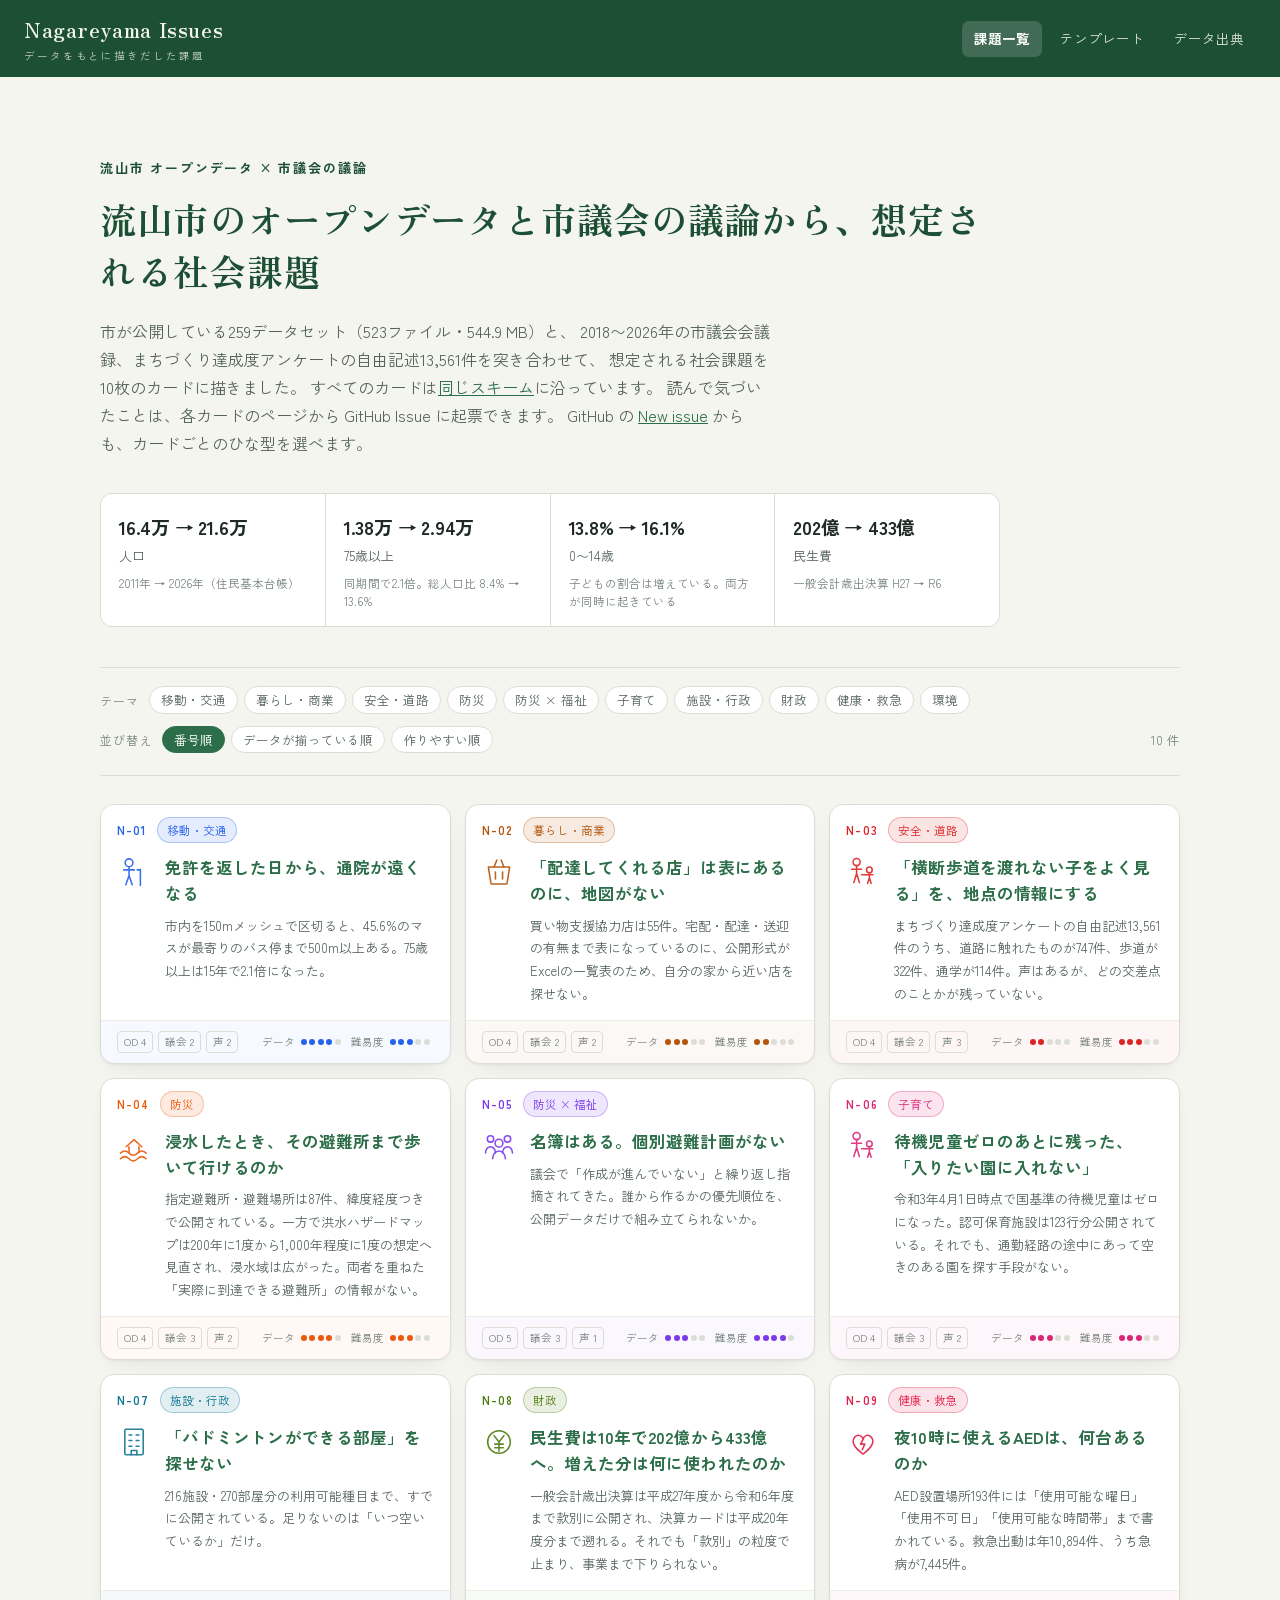
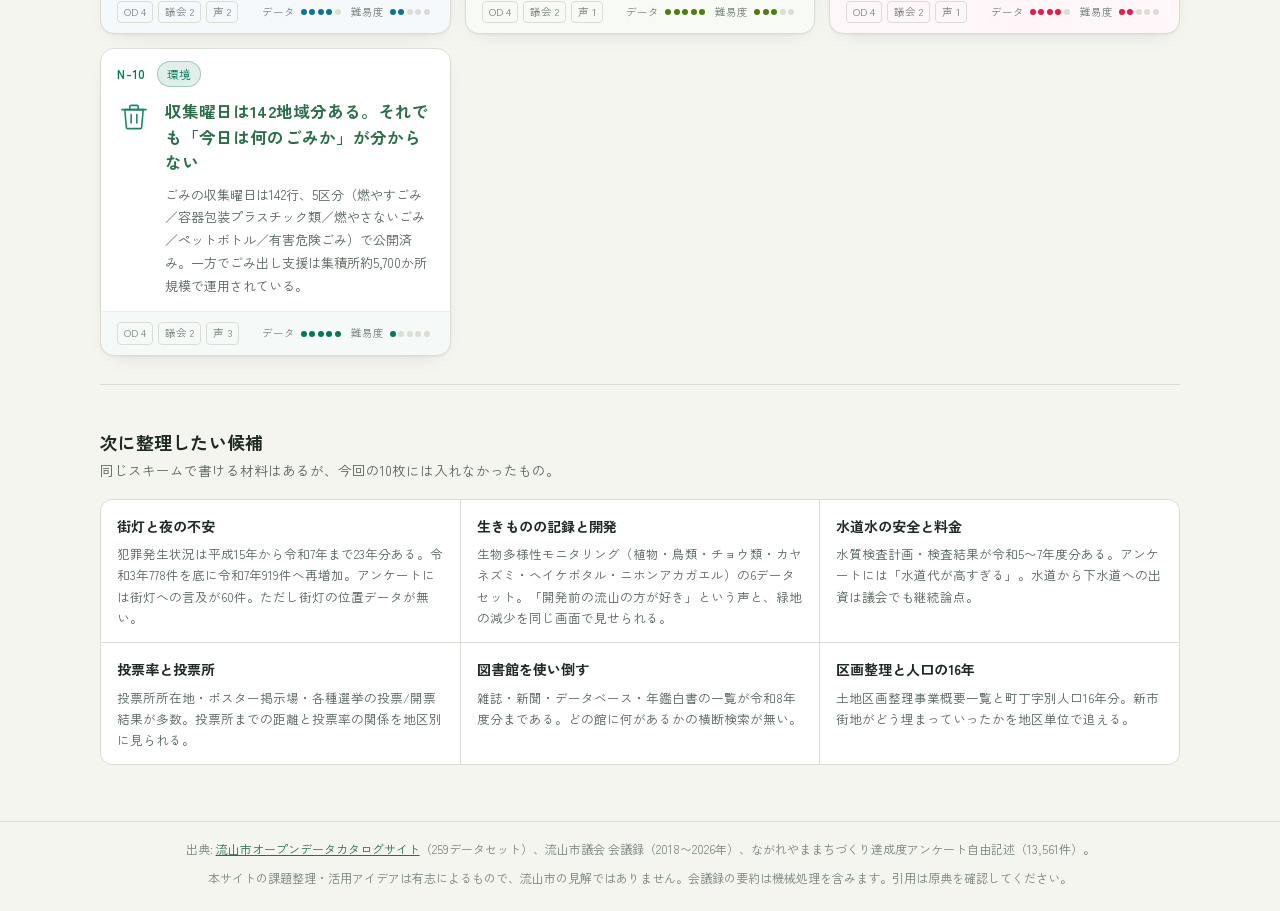
<file: docs/index.html>
<!DOCTYPE html>
<html lang="ja">
<head>
<meta charset="utf-8">
<meta name="viewport" content="width=device-width, initial-scale=1, viewport-fit=cover">
<title>Nagareyama Issues — 流山市のオープンデータと市議会の議論から、想定される社会課題</title>
<meta name="description" content="流山市のオープンデータと市議会の議論から、想定される社会課題">
<link rel="preconnect" href="https://fonts.googleapis.com">
<link rel="preconnect" href="https://fonts.gstatic.com" crossorigin>
<link href="https://fonts.googleapis.com/css2?family=Zen+Kaku+Gothic+New:wght@400;500;700&family=Zen+Old+Mincho:wght@600;700&display=swap" rel="stylesheet">
<link rel="stylesheet" href="assets/site.css">
<link rel="icon" href="data:image/svg+xml,%3Csvg xmlns='http://www.w3.org/2000/svg' viewBox='0 0 100 100'%3E%3Ctext y='.9em' font-size='90'%3E%F0%9F%97%BE%3C/text%3E%3C/svg%3E">
</head>
<body>
<svg xmlns="http://www.w3.org/2000/svg" width="0" height="0" style="position:absolute" aria-hidden="true"><defs><symbol id="i-elder" viewBox="0 0 48 48" fill="none" stroke="currentColor" stroke-width="2.2" stroke-linecap="round" stroke-linejoin="round"><circle cx="17" cy="11" r="5.5"/><path d="M17 17v12M9.5 21h15M17 29l-4.5 13M17 29l4.5 13"/><path d="M33 20v23M28.5 21h4.5"/></symbol><symbol id="i-parentchild" viewBox="0 0 48 48" fill="none" stroke="currentColor" stroke-width="2.2" stroke-linecap="round" stroke-linejoin="round"><circle cx="15" cy="10" r="5"/><path d="M15 15v11M8 20h14M15 26l-4 13M15 26l4 13"/><circle cx="33" cy="21" r="4"/><path d="M33 25v7M28 28h10M33 32l-2.5 8M33 32l2.5 8"/><path d="M22 28h6"/></symbol><symbol id="i-people" viewBox="0 0 48 48" fill="none" stroke="currentColor" stroke-width="2.2" stroke-linecap="round" stroke-linejoin="round"><circle cx="12" cy="14" r="4.5"/><path d="M5 34c0-5 3-9 7-9s7 4 7 9"/><circle cx="36" cy="14" r="4.5"/><path d="M29 34c0-5 3-9 7-9s7 4 7 9"/><circle cx="24" cy="20" r="5.5"/><path d="M15 42c0-6 4-11 9-11s9 5 9 11"/></symbol><symbol id="i-bus" viewBox="0 0 48 48" fill="none" stroke="currentColor" stroke-width="2.2" stroke-linecap="round" stroke-linejoin="round"><rect x="6" y="10" width="36" height="23" rx="4"/><path d="M6 21h36M15 15v6M24 15v6M33 15v6"/><circle cx="14" cy="37" r="3.5"/><circle cx="34" cy="37" r="3.5"/></symbol><symbol id="i-busstop" viewBox="0 0 48 48" fill="none" stroke="currentColor" stroke-width="2.2" stroke-linecap="round" stroke-linejoin="round"><rect x="11" y="5" width="26" height="14" rx="3"/><path d="M24 19v25M16 44h16"/><path d="M17 12h14"/></symbol><symbol id="i-basket" viewBox="0 0 48 48" fill="none" stroke="currentColor" stroke-width="2.2" stroke-linecap="round" stroke-linejoin="round"><path d="M9 17h30l-3.5 22a2 2 0 0 1-2 2h-19a2 2 0 0 1-2-2z"/><path d="M17 17l4-10M31 17l-4-10"/><path d="M19 24v10M29 24v10"/></symbol><symbol id="i-shop" viewBox="0 0 48 48" fill="none" stroke="currentColor" stroke-width="2.2" stroke-linecap="round" stroke-linejoin="round"><path d="M7 18h34v21a2 2 0 0 1-2 2H9a2 2 0 0 1-2-2z"/><path d="M6 18l4-9h28l4 9"/><path d="M19 41V28h10v13"/></symbol><symbol id="i-home" viewBox="0 0 48 48" fill="none" stroke="currentColor" stroke-width="2.2" stroke-linecap="round" stroke-linejoin="round"><path d="M7 23L24 9l17 14"/><path d="M12 22v18h24V22"/><path d="M20 40V29h8v11"/></symbol><symbol id="i-building" viewBox="0 0 48 48" fill="none" stroke="currentColor" stroke-width="2.2" stroke-linecap="round" stroke-linejoin="round"><rect x="11" y="6" width="26" height="36" rx="2"/><path d="M17 14h4M27 14h4M17 22h4M27 22h4M17 30h4M27 30h4"/><path d="M20 42v-6h8v6"/></symbol><symbol id="i-school" viewBox="0 0 48 48" fill="none" stroke="currentColor" stroke-width="2.2" stroke-linecap="round" stroke-linejoin="round"><path d="M8 21L24 11l16 10"/><path d="M11 21v20h26V21"/><path d="M24 11V4h8v5h-8"/><path d="M20 41V30h8v11"/></symbol><symbol id="i-hospital" viewBox="0 0 48 48" fill="none" stroke="currentColor" stroke-width="2.2" stroke-linecap="round" stroke-linejoin="round"><rect x="8" y="13" width="32" height="29" rx="3"/><path d="M24 20v15M16.5 27.5h15"/><path d="M17 13V7h14v6"/></symbol><symbol id="i-heart" viewBox="0 0 48 48" fill="none" stroke="currentColor" stroke-width="2.2" stroke-linecap="round" stroke-linejoin="round"><path d="M24 41C10 31 7 22 13 16.5c4.6-4.2 9.7-.8 11 3 1.3-3.8 6.4-7.2 11-3C41 22 38 31 24 41z"/><path d="M25 19l-4.5 8h6l-3.5 8"/></symbol><symbol id="i-flood" viewBox="0 0 48 48" fill="none" stroke="currentColor" stroke-width="2.2" stroke-linecap="round" stroke-linejoin="round"><path d="M13 25l11-10 11 10"/><path d="M17 25v8M31 25v8"/><path d="M5 34c4-4 8-4 12 0s8 4 12 0 8-4 12 0"/><path d="M5 42c4-4 8-4 12 0s8 4 12 0 8-4 12 0"/></symbol><symbol id="i-shelter" viewBox="0 0 48 48" fill="none" stroke="currentColor" stroke-width="2.2" stroke-linecap="round" stroke-linejoin="round"><path d="M8 20L24 8l16 12"/><path d="M12 20v20h24V20"/><path d="M24 40V25"/><path d="M18 31l6-6 6 6"/></symbol><symbol id="i-trash" viewBox="0 0 48 48" fill="none" stroke="currentColor" stroke-width="2.2" stroke-linecap="round" stroke-linejoin="round"><path d="M11 15h26l-2.2 25a2 2 0 0 1-2 1.8H15.2a2 2 0 0 1-2-1.8z"/><path d="M7 15h34"/><path d="M18 15v-4a2 2 0 0 1 2-2h8a2 2 0 0 1 2 2v4"/><path d="M20 22v12M28 22v12"/></symbol><symbol id="i-calendar" viewBox="0 0 48 48" fill="none" stroke="currentColor" stroke-width="2.2" stroke-linecap="round" stroke-linejoin="round"><rect x="7" y="11" width="34" height="31" rx="3"/><path d="M7 21h34M16 6v9M32 6v9"/><circle cx="17" cy="29" r="1.8"/><circle cx="24" cy="29" r="1.8"/><circle cx="31" cy="29" r="1.8"/><circle cx="17" cy="36" r="1.8"/></symbol><symbol id="i-clock" viewBox="0 0 48 48" fill="none" stroke="currentColor" stroke-width="2.2" stroke-linecap="round" stroke-linejoin="round"><circle cx="24" cy="24" r="17"/><path d="M24 12v12l8 6"/></symbol><symbol id="i-map" viewBox="0 0 48 48" fill="none" stroke="currentColor" stroke-width="2.2" stroke-linecap="round" stroke-linejoin="round"><path d="M6 14l12-5 12 5 12-5v25l-12 5-12-5-12 5z"/><path d="M18 9v25M30 14v25"/></symbol><symbol id="i-coin" viewBox="0 0 48 48" fill="none" stroke="currentColor" stroke-width="2.2" stroke-linecap="round" stroke-linejoin="round"><circle cx="24" cy="24" r="16"/><path d="M17 15l7 9 7-9"/><path d="M24 24v13M18 27h12M18 32h12"/></symbol><symbol id="i-doc" viewBox="0 0 48 48" fill="none" stroke="currentColor" stroke-width="2.2" stroke-linecap="round" stroke-linejoin="round"><path d="M12 5h16l9 9v29a2 2 0 0 1-2 2H12a2 2 0 0 1-2-2V7a2 2 0 0 1 2-2z"/><path d="M28 5v10h9"/><path d="M17 24h14M17 31h14M17 38h8"/></symbol><symbol id="i-phone" viewBox="0 0 48 48" fill="none" stroke="currentColor" stroke-width="2.2" stroke-linecap="round" stroke-linejoin="round"><rect x="14" y="4" width="20" height="40" rx="4"/><path d="M20 9h8"/><circle cx="24" cy="38" r="2"/></symbol><symbol id="i-search" viewBox="0 0 48 48" fill="none" stroke="currentColor" stroke-width="2.2" stroke-linecap="round" stroke-linejoin="round"><circle cx="21" cy="21" r="13"/><path d="M30.5 30.5L42 42"/></symbol><symbol id="i-question" viewBox="0 0 48 48" fill="none" stroke="currentColor" stroke-width="2.2" stroke-linecap="round" stroke-linejoin="round"><circle cx="24" cy="24" r="17"/><path d="M19 19a5 5 0 1 1 6.5 4.8c-1 .4-1.5 1.2-1.5 2.2v2"/><circle cx="24" cy="34" r="1.8"/></symbol><symbol id="i-alert" viewBox="0 0 48 48" fill="none" stroke="currentColor" stroke-width="2.2" stroke-linecap="round" stroke-linejoin="round"><path d="M24 7l19 33H5z"/><path d="M24 19v11"/><circle cx="24" cy="35" r="1.8"/></symbol><symbol id="i-wall" viewBox="0 0 48 48" fill="none" stroke="currentColor" stroke-width="2.2" stroke-linecap="round" stroke-linejoin="round"><rect x="6" y="11" width="36" height="26" rx="2"/><path d="M6 20h36M6 28h36"/><path d="M18 11v9M30 11v9M13 20v8M25 20v8M37 20v8M18 28v9M30 28v9"/></symbol><symbol id="i-chart" viewBox="0 0 48 48" fill="none" stroke="currentColor" stroke-width="2.2" stroke-linecap="round" stroke-linejoin="round"><path d="M9 7v33h33"/><rect x="14" y="26" width="6" height="14"/><rect x="24" y="18" width="6" height="22"/><rect x="34" y="11" width="6" height="29"/></symbol><symbol id="i-park" viewBox="0 0 48 48" fill="none" stroke="currentColor" stroke-width="2.2" stroke-linecap="round" stroke-linejoin="round"><path d="M24 42V26"/><circle cx="24" cy="18" r="11"/><path d="M24 30l-7-6M24 33l7-6"/></symbol><symbol id="i-bicycle" viewBox="0 0 48 48" fill="none" stroke="currentColor" stroke-width="2.2" stroke-linecap="round" stroke-linejoin="round"><circle cx="12" cy="33" r="8"/><circle cx="36" cy="33" r="8"/><path d="M12 33l8-14h9M20 19l10 14M27 19h7"/></symbol><symbol id="i-car" viewBox="0 0 48 48" fill="none" stroke="currentColor" stroke-width="2.2" stroke-linecap="round" stroke-linejoin="round"><path d="M9 29l4-11a3 3 0 0 1 3-2h16a3 3 0 0 1 3 2l4 11"/><rect x="6" y="29" width="36" height="9" rx="3"/><circle cx="15" cy="40" r="2.5"/><circle cx="33" cy="40" r="2.5"/></symbol></defs></svg>
<header class="header">
  <a class="brand" href="index.html">Nagareyama Issues<small>データをもとに描きだした課題</small></a>
  <nav class="nav" aria-label="メインメニュー">
    <a class="nav-link active" href="index.html">課題一覧</a>
    <a class="nav-link" href="template.html">テンプレート</a>
    <a class="nav-link" href="sources.html">データ出典</a>
  </nav>
</header>
<main>

<section class="hero">
  <p class="kicker">流山市 オープンデータ × 市議会の議論</p>
  <h1>流山市のオープンデータと市議会の議論から、想定される社会課題</h1>
  <p class="lede">
    市が公開している259データセット（523ファイル・544.9 MB）と、
    2018〜2026年の市議会会議録、まちづくり達成度アンケートの自由記述13,561件を突き合わせて、
    想定される社会課題を10枚のカードに描きました。
    すべてのカードは<a href="template.html">同じスキーム</a>に沿っています。
    読んで気づいたことは、各カードのページから GitHub Issue に起票できます。
    GitHub の <a href="https://github.com/code-collection-nagareyama/nagareyama-issues/issues/new/choose">New issue</a> からも、カードごとのひな型を選べます。
  </p>
  <div class="stats"><div class="stat"><div class="stat-v">16.4万 → 21.6万</div><div class="stat-l">人口</div><div class="stat-n">2011年 → 2026年（住民基本台帳）</div></div><div class="stat"><div class="stat-v">1.38万 → 2.94万</div><div class="stat-l">75歳以上</div><div class="stat-n">同期間で2.1倍。総人口比 8.4% → 13.6%</div></div><div class="stat"><div class="stat-v">13.8% → 16.1%</div><div class="stat-l">0〜14歳</div><div class="stat-n">子どもの割合は増えている。両方が同時に起きている</div></div><div class="stat"><div class="stat-v">202億 → 433億</div><div class="stat-l">民生費</div><div class="stat-n">一般会計歳出決算 H27 → R6</div></div></div>
</section>

<section class="filters" aria-label="絞り込み">
  <div class="filter-row">
    <span class="filter-lbl">テーマ</span>
    <div class="chips"><button class="chip" data-theme="移動・交通" style="--c:#2563eb">移動・交通</button><button class="chip" data-theme="暮らし・商業" style="--c:#b45309">暮らし・商業</button><button class="chip" data-theme="安全・道路" style="--c:#dc2626">安全・道路</button><button class="chip" data-theme="防災" style="--c:#ea580c">防災</button><button class="chip" data-theme="防災 × 福祉" style="--c:#7c3aed">防災 × 福祉</button><button class="chip" data-theme="子育て" style="--c:#db2777">子育て</button><button class="chip" data-theme="施設・行政" style="--c:#0e7490">施設・行政</button><button class="chip" data-theme="財政" style="--c:#4d7c0f">財政</button><button class="chip" data-theme="健康・救急" style="--c:#e11d48">健康・救急</button><button class="chip" data-theme="環境" style="--c:#047857">環境</button></div>
  </div>
  <div class="filter-row">
    <span class="filter-lbl">並び替え</span>
    <div class="chips">
      <button class="chip sort on" data-sort="id">番号順</button>
      <button class="chip sort" data-sort="data">データが揃っている順</button>
      <button class="chip sort" data-sort="easy">作りやすい順</button>
    </div>
  </div>
  <p class="filter-count"><span id="count">10</span> 件</p>
</section>

<section class="grid" id="grid">
<a class="card" href="issues/bus-blank-area.html" style="--c:#2563eb" data-theme="移動・交通" data-data="4" data-diff="3">
  <div class="card-head">
    <span class="card-id">N-01</span>
    <span class="card-theme">移動・交通</span>
  </div>
  <div class="card-body">
    <span class="card-ico"><svg width="34" height="34" viewBox="0 0 48 48" aria-hidden="true"><use href="#i-elder"/></svg></span>
    <div>
      <h3>免許を返した日から、通院が遠くなる</h3>
      <p class="card-catch">市内を150mメッシュで区切ると、45.6%のマスが最寄りのバス停まで500m以上ある。75歳以上は15年で2.1倍になった。</p>
    </div>
  </div>
  <div class="card-foot">
    <span class="badges">
      <span class="badge">OD 4</span>
      <span class="badge">議会 2</span>
      <span class="badge">声 2</span>
    </span>
    <span class="meters">
      <span class="meter-lbl">データ</span><span class="meter" title="データ充足度: 4/5"><span class="dot on"></span><span class="dot on"></span><span class="dot on"></span><span class="dot on"></span><span class="dot"></span></span>
      <span class="meter-lbl">難易度</span><span class="meter" title="実装難易度: 3/5"><span class="dot on"></span><span class="dot on"></span><span class="dot on"></span><span class="dot"></span><span class="dot"></span></span>
    </span>
  </div>
</a>
<a class="card" href="issues/shopping-access.html" style="--c:#b45309" data-theme="暮らし・商業" data-data="3" data-diff="2">
  <div class="card-head">
    <span class="card-id">N-02</span>
    <span class="card-theme">暮らし・商業</span>
  </div>
  <div class="card-body">
    <span class="card-ico"><svg width="34" height="34" viewBox="0 0 48 48" aria-hidden="true"><use href="#i-basket"/></svg></span>
    <div>
      <h3>「配達してくれる店」は表にあるのに、地図がない</h3>
      <p class="card-catch">買い物支援協力店は55件。宅配・配達・送迎の有無まで表になっているのに、公開形式がExcelの一覧表のため、自分の家から近い店を探せない。</p>
    </div>
  </div>
  <div class="card-foot">
    <span class="badges">
      <span class="badge">OD 4</span>
      <span class="badge">議会 2</span>
      <span class="badge">声 2</span>
    </span>
    <span class="meters">
      <span class="meter-lbl">データ</span><span class="meter" title="データ充足度: 3/5"><span class="dot on"></span><span class="dot on"></span><span class="dot on"></span><span class="dot"></span><span class="dot"></span></span>
      <span class="meter-lbl">難易度</span><span class="meter" title="実装難易度: 2/5"><span class="dot on"></span><span class="dot on"></span><span class="dot"></span><span class="dot"></span><span class="dot"></span></span>
    </span>
  </div>
</a>
<a class="card" href="issues/school-route-safety.html" style="--c:#dc2626" data-theme="安全・道路" data-data="2" data-diff="3">
  <div class="card-head">
    <span class="card-id">N-03</span>
    <span class="card-theme">安全・道路</span>
  </div>
  <div class="card-body">
    <span class="card-ico"><svg width="34" height="34" viewBox="0 0 48 48" aria-hidden="true"><use href="#i-parentchild"/></svg></span>
    <div>
      <h3>「横断歩道を渡れない子をよく見る」を、地点の情報にする</h3>
      <p class="card-catch">まちづくり達成度アンケートの自由記述13,561件のうち、道路に触れたものが747件、歩道が322件、通学が114件。声はあるが、どの交差点のことかが残っていない。</p>
    </div>
  </div>
  <div class="card-foot">
    <span class="badges">
      <span class="badge">OD 4</span>
      <span class="badge">議会 2</span>
      <span class="badge">声 3</span>
    </span>
    <span class="meters">
      <span class="meter-lbl">データ</span><span class="meter" title="データ充足度: 2/5"><span class="dot on"></span><span class="dot on"></span><span class="dot"></span><span class="dot"></span><span class="dot"></span></span>
      <span class="meter-lbl">難易度</span><span class="meter" title="実装難易度: 3/5"><span class="dot on"></span><span class="dot on"></span><span class="dot on"></span><span class="dot"></span><span class="dot"></span></span>
    </span>
  </div>
</a>
<a class="card" href="issues/flood-shelter-reach.html" style="--c:#ea580c" data-theme="防災" data-data="4" data-diff="3">
  <div class="card-head">
    <span class="card-id">N-04</span>
    <span class="card-theme">防災</span>
  </div>
  <div class="card-body">
    <span class="card-ico"><svg width="34" height="34" viewBox="0 0 48 48" aria-hidden="true"><use href="#i-flood"/></svg></span>
    <div>
      <h3>浸水したとき、その避難所まで歩いて行けるのか</h3>
      <p class="card-catch">指定避難所・避難場所は87件、緯度経度つきで公開されている。一方で洪水ハザードマップは200年に1度から1,000年程度に1度の想定へ見直され、浸水域は広がった。両者を重ねた「実際に到達できる避難所」の情報がない。</p>
    </div>
  </div>
  <div class="card-foot">
    <span class="badges">
      <span class="badge">OD 4</span>
      <span class="badge">議会 3</span>
      <span class="badge">声 2</span>
    </span>
    <span class="meters">
      <span class="meter-lbl">データ</span><span class="meter" title="データ充足度: 4/5"><span class="dot on"></span><span class="dot on"></span><span class="dot on"></span><span class="dot on"></span><span class="dot"></span></span>
      <span class="meter-lbl">難易度</span><span class="meter" title="実装難易度: 3/5"><span class="dot on"></span><span class="dot on"></span><span class="dot on"></span><span class="dot"></span><span class="dot"></span></span>
    </span>
  </div>
</a>
<a class="card" href="issues/individual-evacuation-plan.html" style="--c:#7c3aed" data-theme="防災 × 福祉" data-data="3" data-diff="4">
  <div class="card-head">
    <span class="card-id">N-05</span>
    <span class="card-theme">防災 × 福祉</span>
  </div>
  <div class="card-body">
    <span class="card-ico"><svg width="34" height="34" viewBox="0 0 48 48" aria-hidden="true"><use href="#i-people"/></svg></span>
    <div>
      <h3>名簿はある。個別避難計画がない</h3>
      <p class="card-catch">議会で「作成が進んでいない」と繰り返し指摘されてきた。誰から作るかの優先順位を、公開データだけで組み立てられないか。</p>
    </div>
  </div>
  <div class="card-foot">
    <span class="badges">
      <span class="badge">OD 5</span>
      <span class="badge">議会 3</span>
      <span class="badge">声 1</span>
    </span>
    <span class="meters">
      <span class="meter-lbl">データ</span><span class="meter" title="データ充足度: 3/5"><span class="dot on"></span><span class="dot on"></span><span class="dot on"></span><span class="dot"></span><span class="dot"></span></span>
      <span class="meter-lbl">難易度</span><span class="meter" title="実装難易度: 4/5"><span class="dot on"></span><span class="dot on"></span><span class="dot on"></span><span class="dot on"></span><span class="dot"></span></span>
    </span>
  </div>
</a>
<a class="card" href="issues/childcare-matching.html" style="--c:#db2777" data-theme="子育て" data-data="3" data-diff="3">
  <div class="card-head">
    <span class="card-id">N-06</span>
    <span class="card-theme">子育て</span>
  </div>
  <div class="card-body">
    <span class="card-ico"><svg width="34" height="34" viewBox="0 0 48 48" aria-hidden="true"><use href="#i-parentchild"/></svg></span>
    <div>
      <h3>待機児童ゼロのあとに残った、「入りたい園に入れない」</h3>
      <p class="card-catch">令和3年4月1日時点で国基準の待機児童はゼロになった。認可保育施設は123行分公開されている。それでも、通勤経路の途中にあって空きのある園を探す手段がない。</p>
    </div>
  </div>
  <div class="card-foot">
    <span class="badges">
      <span class="badge">OD 4</span>
      <span class="badge">議会 3</span>
      <span class="badge">声 2</span>
    </span>
    <span class="meters">
      <span class="meter-lbl">データ</span><span class="meter" title="データ充足度: 3/5"><span class="dot on"></span><span class="dot on"></span><span class="dot on"></span><span class="dot"></span><span class="dot"></span></span>
      <span class="meter-lbl">難易度</span><span class="meter" title="実装難易度: 3/5"><span class="dot on"></span><span class="dot on"></span><span class="dot on"></span><span class="dot"></span><span class="dot"></span></span>
    </span>
  </div>
</a>
<a class="card" href="issues/facility-availability.html" style="--c:#0e7490" data-theme="施設・行政" data-data="4" data-diff="2">
  <div class="card-head">
    <span class="card-id">N-07</span>
    <span class="card-theme">施設・行政</span>
  </div>
  <div class="card-body">
    <span class="card-ico"><svg width="34" height="34" viewBox="0 0 48 48" aria-hidden="true"><use href="#i-building"/></svg></span>
    <div>
      <h3>「バドミントンができる部屋」を探せない</h3>
      <p class="card-catch">216施設・270部屋分の利用可能種目まで、すでに公開されている。足りないのは「いつ空いているか」だけ。</p>
    </div>
  </div>
  <div class="card-foot">
    <span class="badges">
      <span class="badge">OD 4</span>
      <span class="badge">議会 2</span>
      <span class="badge">声 2</span>
    </span>
    <span class="meters">
      <span class="meter-lbl">データ</span><span class="meter" title="データ充足度: 4/5"><span class="dot on"></span><span class="dot on"></span><span class="dot on"></span><span class="dot on"></span><span class="dot"></span></span>
      <span class="meter-lbl">難易度</span><span class="meter" title="実装難易度: 2/5"><span class="dot on"></span><span class="dot on"></span><span class="dot"></span><span class="dot"></span><span class="dot"></span></span>
    </span>
  </div>
</a>
<a class="card" href="issues/budget-explorer.html" style="--c:#4d7c0f" data-theme="財政" data-data="5" data-diff="3">
  <div class="card-head">
    <span class="card-id">N-08</span>
    <span class="card-theme">財政</span>
  </div>
  <div class="card-body">
    <span class="card-ico"><svg width="34" height="34" viewBox="0 0 48 48" aria-hidden="true"><use href="#i-coin"/></svg></span>
    <div>
      <h3>民生費は10年で202億から433億へ。増えた分は何に使われたのか</h3>
      <p class="card-catch">一般会計歳出決算は平成27年度から令和6年度まで款別に公開され、決算カードは平成20年度分まで遡れる。それでも「款別」の粒度で止まり、事業まで下りられない。</p>
    </div>
  </div>
  <div class="card-foot">
    <span class="badges">
      <span class="badge">OD 4</span>
      <span class="badge">議会 2</span>
      <span class="badge">声 1</span>
    </span>
    <span class="meters">
      <span class="meter-lbl">データ</span><span class="meter" title="データ充足度: 5/5"><span class="dot on"></span><span class="dot on"></span><span class="dot on"></span><span class="dot on"></span><span class="dot on"></span></span>
      <span class="meter-lbl">難易度</span><span class="meter" title="実装難易度: 3/5"><span class="dot on"></span><span class="dot on"></span><span class="dot on"></span><span class="dot"></span><span class="dot"></span></span>
    </span>
  </div>
</a>
<a class="card" href="issues/aed-when-open.html" style="--c:#e11d48" data-theme="健康・救急" data-data="4" data-diff="2">
  <div class="card-head">
    <span class="card-id">N-09</span>
    <span class="card-theme">健康・救急</span>
  </div>
  <div class="card-body">
    <span class="card-ico"><svg width="34" height="34" viewBox="0 0 48 48" aria-hidden="true"><use href="#i-heart"/></svg></span>
    <div>
      <h3>夜10時に使えるAEDは、何台あるのか</h3>
      <p class="card-catch">AED設置場所193件には「使用可能な曜日」「使用不可日」「使用可能な時間帯」まで書かれている。救急出動は年10,894件、うち急病が7,445件。</p>
    </div>
  </div>
  <div class="card-foot">
    <span class="badges">
      <span class="badge">OD 4</span>
      <span class="badge">議会 2</span>
      <span class="badge">声 1</span>
    </span>
    <span class="meters">
      <span class="meter-lbl">データ</span><span class="meter" title="データ充足度: 4/5"><span class="dot on"></span><span class="dot on"></span><span class="dot on"></span><span class="dot on"></span><span class="dot"></span></span>
      <span class="meter-lbl">難易度</span><span class="meter" title="実装難易度: 2/5"><span class="dot on"></span><span class="dot on"></span><span class="dot"></span><span class="dot"></span><span class="dot"></span></span>
    </span>
  </div>
</a>
<a class="card" href="issues/waste-calendar.html" style="--c:#047857" data-theme="環境" data-data="5" data-diff="1">
  <div class="card-head">
    <span class="card-id">N-10</span>
    <span class="card-theme">環境</span>
  </div>
  <div class="card-body">
    <span class="card-ico"><svg width="34" height="34" viewBox="0 0 48 48" aria-hidden="true"><use href="#i-trash"/></svg></span>
    <div>
      <h3>収集曜日は142地域分ある。それでも「今日は何のごみか」が分からない</h3>
      <p class="card-catch">ごみの収集曜日は142行、5区分（燃やすごみ／容器包装プラスチック類／燃やさないごみ／ペットボトル／有害危険ごみ）で公開済み。一方でごみ出し支援は集積所約5,700か所規模で運用されている。</p>
    </div>
  </div>
  <div class="card-foot">
    <span class="badges">
      <span class="badge">OD 4</span>
      <span class="badge">議会 2</span>
      <span class="badge">声 3</span>
    </span>
    <span class="meters">
      <span class="meter-lbl">データ</span><span class="meter" title="データ充足度: 5/5"><span class="dot on"></span><span class="dot on"></span><span class="dot on"></span><span class="dot on"></span><span class="dot on"></span></span>
      <span class="meter-lbl">難易度</span><span class="meter" title="実装難易度: 1/5"><span class="dot on"></span><span class="dot"></span><span class="dot"></span><span class="dot"></span><span class="dot"></span></span>
    </span>
  </div>
</a></section>

<section class="backlog">
  <h2>次に整理したい候補</h2>
  <p class="sub">同じスキームで書ける材料はあるが、今回の10枚には入れなかったもの。</p>
  <ul class="backlog-list"><li><strong>街灯と夜の不安</strong><span>犯罪発生状況は平成15年から令和7年まで23年分ある。令和3年778件を底に令和7年919件へ再増加。アンケートには街灯への言及が60件。ただし街灯の位置データが無い。</span></li><li><strong>生きものの記録と開発</strong><span>生物多様性モニタリング（植物・鳥類・チョウ類・カヤネズミ・ヘイケボタル・ニホンアカガエル）の6データセット。「開発前の流山の方が好き」という声と、緑地の減少を同じ画面で見せられる。</span></li><li><strong>水道水の安全と料金</strong><span>水質検査計画・検査結果が令和5〜7年度分ある。アンケートには「水道代が高すぎる」。水道から下水道への出資は議会でも継続論点。</span></li><li><strong>投票率と投票所</strong><span>投票所所在地・ポスター掲示場・各種選挙の投票/開票結果が多数。投票所までの距離と投票率の関係を地区別に見られる。</span></li><li><strong>図書館を使い倒す</strong><span>雑誌・新聞・データベース・年鑑白書の一覧が令和8年度分まである。どの館に何があるかの横断検索が無い。</span></li><li><strong>区画整理と人口の16年</strong><span>土地区画整理事業概要一覧と町丁字別人口16年分。新市街地がどう埋まっていったかを地区単位で追える。</span></li></ul>
</section>

</main>
<footer class="foot">
  <p>出典: <a href="https://www.city.nagareyama.chiba.jp/opendata/1042063/1042065.html">流山市オープンデータカタログサイト</a>（259データセット）、流山市議会 会議録（2018〜2026年）、ながれやままちづくり達成度アンケート自由記述（13,561件）。</p>
  <p>本サイトの課題整理・活用アイデアは有志によるもので、流山市の見解ではありません。会議録の要約は機械処理を含みます。引用は原典を確認してください。</p>
</footer>
<script src="assets/site.js"></script>
</body>
</html>
</file>
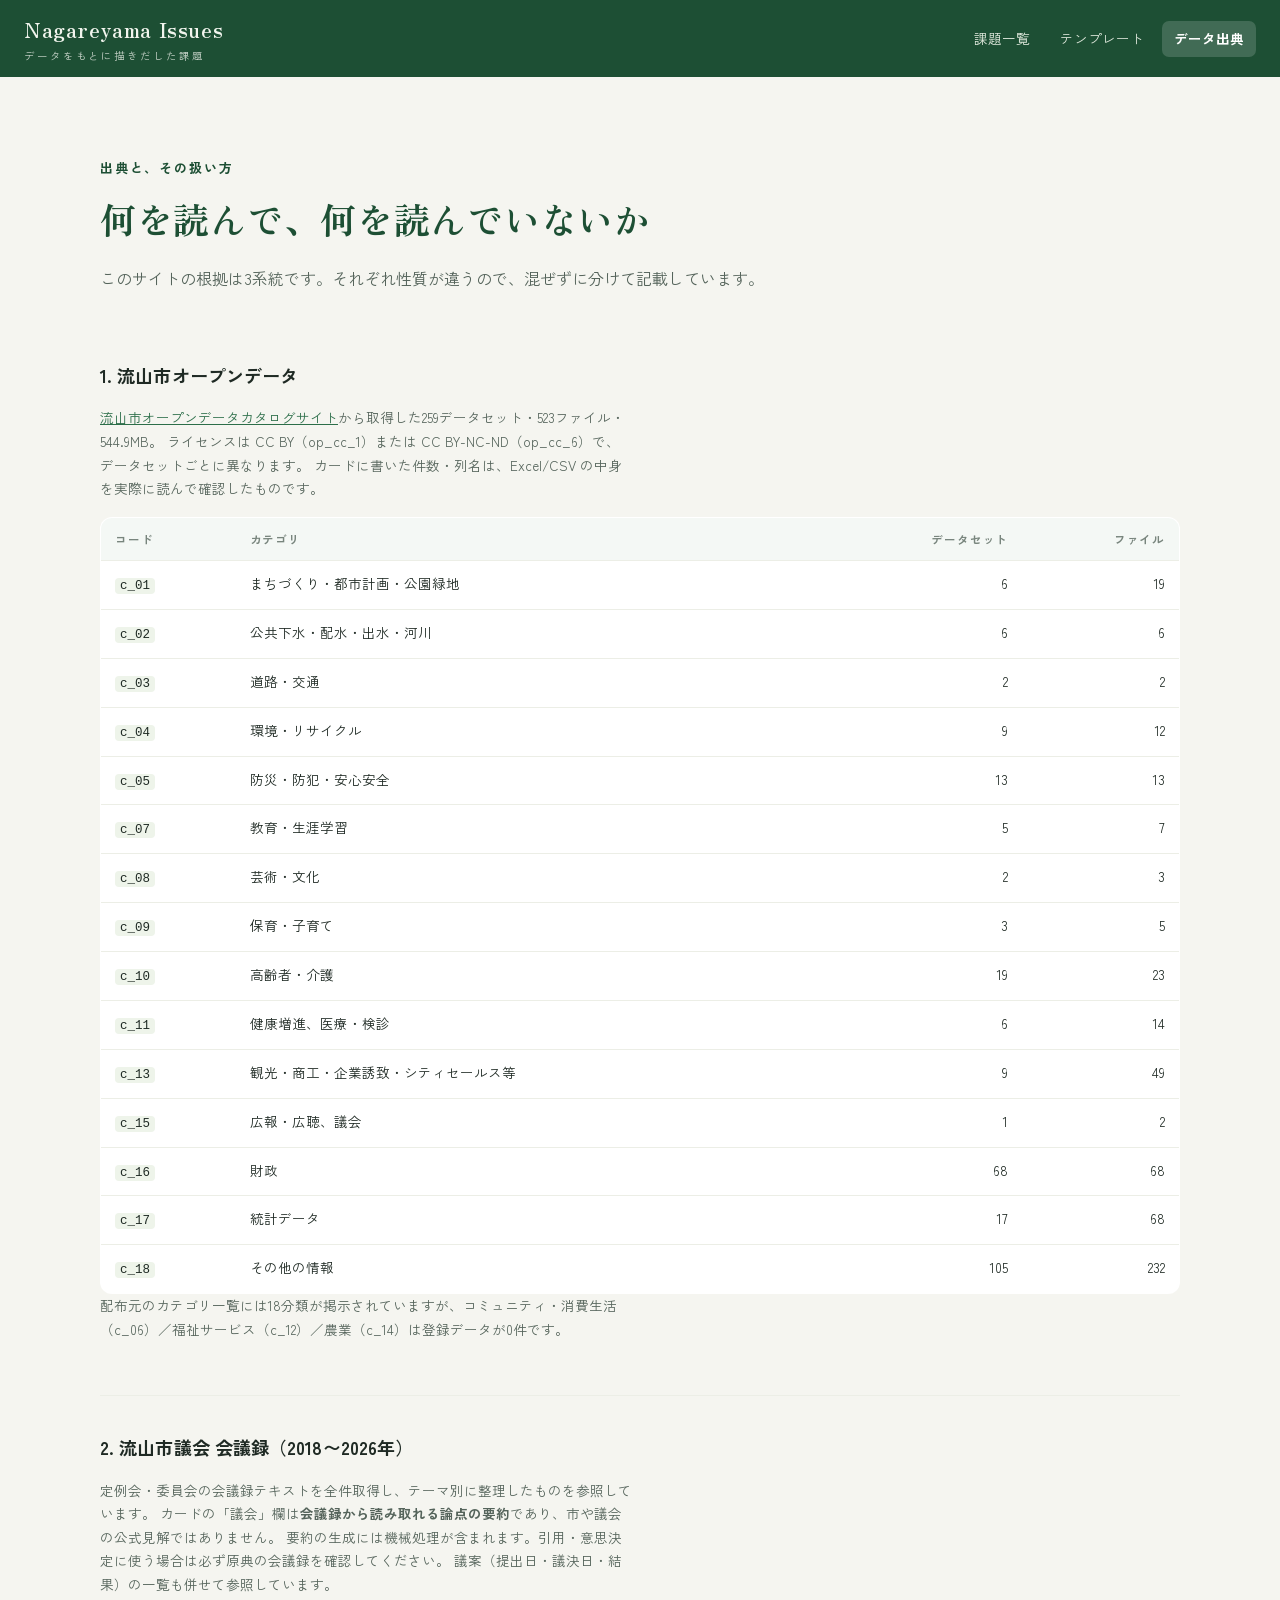
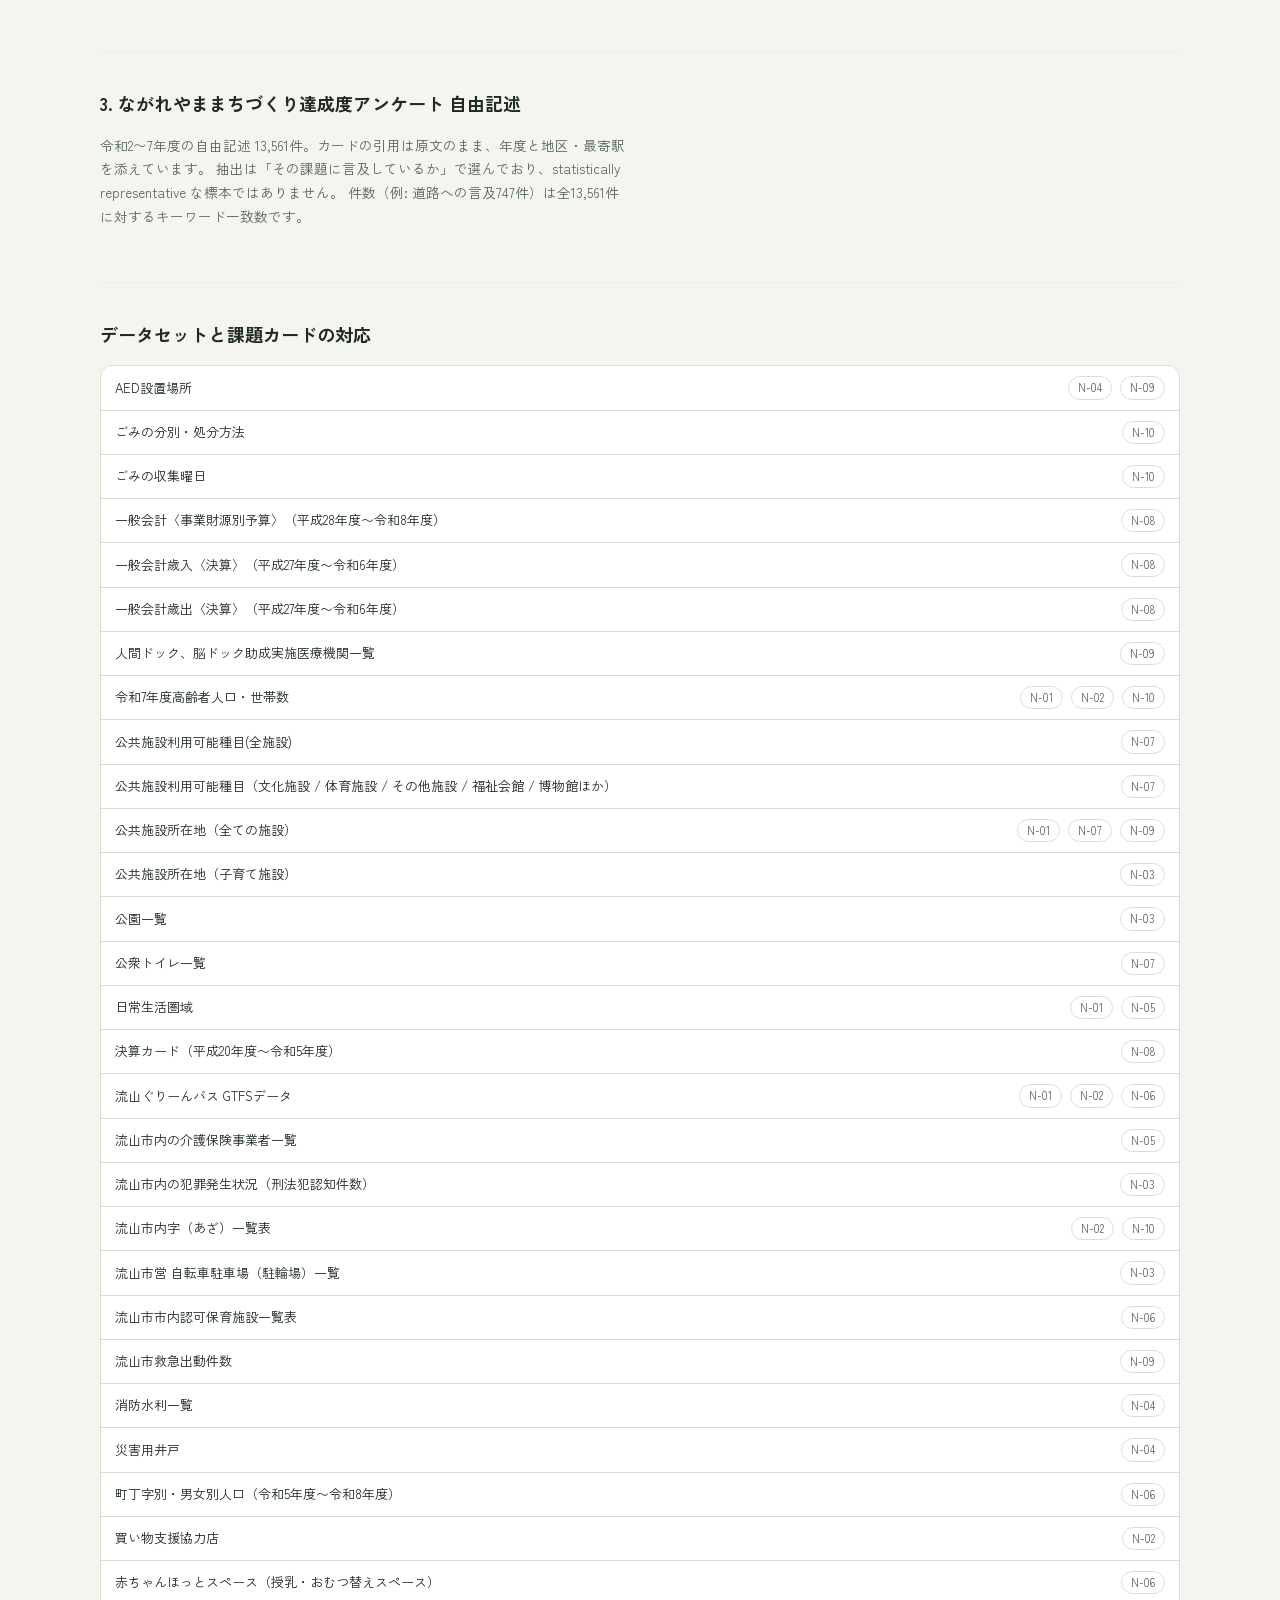
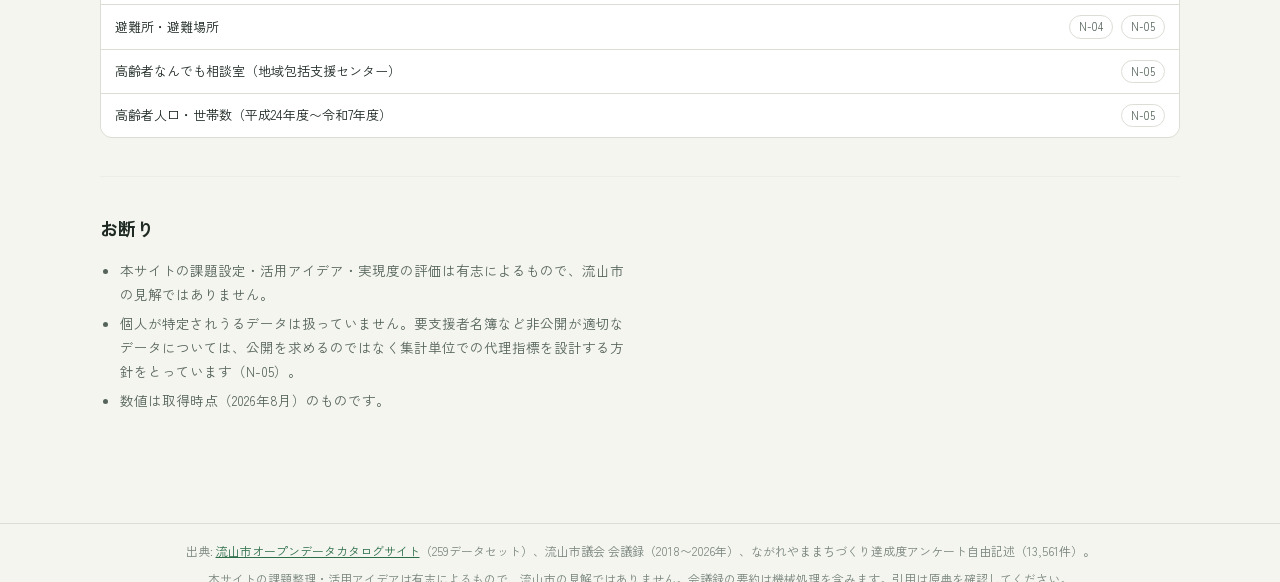
<file: docs/sources.html>
<!DOCTYPE html>
<html lang="ja">
<head>
<meta charset="utf-8">
<meta name="viewport" content="width=device-width, initial-scale=1, viewport-fit=cover">
<title>データ出典 — Nagareyama Issues</title>
<meta name="description" content="根拠に使ったデータと、その扱い方">
<link rel="preconnect" href="https://fonts.googleapis.com">
<link rel="preconnect" href="https://fonts.gstatic.com" crossorigin>
<link href="https://fonts.googleapis.com/css2?family=Zen+Kaku+Gothic+New:wght@400;500;700&family=Zen+Old+Mincho:wght@600;700&display=swap" rel="stylesheet">
<link rel="stylesheet" href="assets/site.css">
<link rel="icon" href="data:image/svg+xml,%3Csvg xmlns='http://www.w3.org/2000/svg' viewBox='0 0 100 100'%3E%3Ctext y='.9em' font-size='90'%3E%F0%9F%97%BE%3C/text%3E%3C/svg%3E">
</head>
<body>
<svg xmlns="http://www.w3.org/2000/svg" width="0" height="0" style="position:absolute" aria-hidden="true"><defs><symbol id="i-elder" viewBox="0 0 48 48" fill="none" stroke="currentColor" stroke-width="2.2" stroke-linecap="round" stroke-linejoin="round"><circle cx="17" cy="11" r="5.5"/><path d="M17 17v12M9.5 21h15M17 29l-4.5 13M17 29l4.5 13"/><path d="M33 20v23M28.5 21h4.5"/></symbol><symbol id="i-parentchild" viewBox="0 0 48 48" fill="none" stroke="currentColor" stroke-width="2.2" stroke-linecap="round" stroke-linejoin="round"><circle cx="15" cy="10" r="5"/><path d="M15 15v11M8 20h14M15 26l-4 13M15 26l4 13"/><circle cx="33" cy="21" r="4"/><path d="M33 25v7M28 28h10M33 32l-2.5 8M33 32l2.5 8"/><path d="M22 28h6"/></symbol><symbol id="i-people" viewBox="0 0 48 48" fill="none" stroke="currentColor" stroke-width="2.2" stroke-linecap="round" stroke-linejoin="round"><circle cx="12" cy="14" r="4.5"/><path d="M5 34c0-5 3-9 7-9s7 4 7 9"/><circle cx="36" cy="14" r="4.5"/><path d="M29 34c0-5 3-9 7-9s7 4 7 9"/><circle cx="24" cy="20" r="5.5"/><path d="M15 42c0-6 4-11 9-11s9 5 9 11"/></symbol><symbol id="i-bus" viewBox="0 0 48 48" fill="none" stroke="currentColor" stroke-width="2.2" stroke-linecap="round" stroke-linejoin="round"><rect x="6" y="10" width="36" height="23" rx="4"/><path d="M6 21h36M15 15v6M24 15v6M33 15v6"/><circle cx="14" cy="37" r="3.5"/><circle cx="34" cy="37" r="3.5"/></symbol><symbol id="i-busstop" viewBox="0 0 48 48" fill="none" stroke="currentColor" stroke-width="2.2" stroke-linecap="round" stroke-linejoin="round"><rect x="11" y="5" width="26" height="14" rx="3"/><path d="M24 19v25M16 44h16"/><path d="M17 12h14"/></symbol><symbol id="i-basket" viewBox="0 0 48 48" fill="none" stroke="currentColor" stroke-width="2.2" stroke-linecap="round" stroke-linejoin="round"><path d="M9 17h30l-3.5 22a2 2 0 0 1-2 2h-19a2 2 0 0 1-2-2z"/><path d="M17 17l4-10M31 17l-4-10"/><path d="M19 24v10M29 24v10"/></symbol><symbol id="i-shop" viewBox="0 0 48 48" fill="none" stroke="currentColor" stroke-width="2.2" stroke-linecap="round" stroke-linejoin="round"><path d="M7 18h34v21a2 2 0 0 1-2 2H9a2 2 0 0 1-2-2z"/><path d="M6 18l4-9h28l4 9"/><path d="M19 41V28h10v13"/></symbol><symbol id="i-home" viewBox="0 0 48 48" fill="none" stroke="currentColor" stroke-width="2.2" stroke-linecap="round" stroke-linejoin="round"><path d="M7 23L24 9l17 14"/><path d="M12 22v18h24V22"/><path d="M20 40V29h8v11"/></symbol><symbol id="i-building" viewBox="0 0 48 48" fill="none" stroke="currentColor" stroke-width="2.2" stroke-linecap="round" stroke-linejoin="round"><rect x="11" y="6" width="26" height="36" rx="2"/><path d="M17 14h4M27 14h4M17 22h4M27 22h4M17 30h4M27 30h4"/><path d="M20 42v-6h8v6"/></symbol><symbol id="i-school" viewBox="0 0 48 48" fill="none" stroke="currentColor" stroke-width="2.2" stroke-linecap="round" stroke-linejoin="round"><path d="M8 21L24 11l16 10"/><path d="M11 21v20h26V21"/><path d="M24 11V4h8v5h-8"/><path d="M20 41V30h8v11"/></symbol><symbol id="i-hospital" viewBox="0 0 48 48" fill="none" stroke="currentColor" stroke-width="2.2" stroke-linecap="round" stroke-linejoin="round"><rect x="8" y="13" width="32" height="29" rx="3"/><path d="M24 20v15M16.5 27.5h15"/><path d="M17 13V7h14v6"/></symbol><symbol id="i-heart" viewBox="0 0 48 48" fill="none" stroke="currentColor" stroke-width="2.2" stroke-linecap="round" stroke-linejoin="round"><path d="M24 41C10 31 7 22 13 16.5c4.6-4.2 9.7-.8 11 3 1.3-3.8 6.4-7.2 11-3C41 22 38 31 24 41z"/><path d="M25 19l-4.5 8h6l-3.5 8"/></symbol><symbol id="i-flood" viewBox="0 0 48 48" fill="none" stroke="currentColor" stroke-width="2.2" stroke-linecap="round" stroke-linejoin="round"><path d="M13 25l11-10 11 10"/><path d="M17 25v8M31 25v8"/><path d="M5 34c4-4 8-4 12 0s8 4 12 0 8-4 12 0"/><path d="M5 42c4-4 8-4 12 0s8 4 12 0 8-4 12 0"/></symbol><symbol id="i-shelter" viewBox="0 0 48 48" fill="none" stroke="currentColor" stroke-width="2.2" stroke-linecap="round" stroke-linejoin="round"><path d="M8 20L24 8l16 12"/><path d="M12 20v20h24V20"/><path d="M24 40V25"/><path d="M18 31l6-6 6 6"/></symbol><symbol id="i-trash" viewBox="0 0 48 48" fill="none" stroke="currentColor" stroke-width="2.2" stroke-linecap="round" stroke-linejoin="round"><path d="M11 15h26l-2.2 25a2 2 0 0 1-2 1.8H15.2a2 2 0 0 1-2-1.8z"/><path d="M7 15h34"/><path d="M18 15v-4a2 2 0 0 1 2-2h8a2 2 0 0 1 2 2v4"/><path d="M20 22v12M28 22v12"/></symbol><symbol id="i-calendar" viewBox="0 0 48 48" fill="none" stroke="currentColor" stroke-width="2.2" stroke-linecap="round" stroke-linejoin="round"><rect x="7" y="11" width="34" height="31" rx="3"/><path d="M7 21h34M16 6v9M32 6v9"/><circle cx="17" cy="29" r="1.8"/><circle cx="24" cy="29" r="1.8"/><circle cx="31" cy="29" r="1.8"/><circle cx="17" cy="36" r="1.8"/></symbol><symbol id="i-clock" viewBox="0 0 48 48" fill="none" stroke="currentColor" stroke-width="2.2" stroke-linecap="round" stroke-linejoin="round"><circle cx="24" cy="24" r="17"/><path d="M24 12v12l8 6"/></symbol><symbol id="i-map" viewBox="0 0 48 48" fill="none" stroke="currentColor" stroke-width="2.2" stroke-linecap="round" stroke-linejoin="round"><path d="M6 14l12-5 12 5 12-5v25l-12 5-12-5-12 5z"/><path d="M18 9v25M30 14v25"/></symbol><symbol id="i-coin" viewBox="0 0 48 48" fill="none" stroke="currentColor" stroke-width="2.2" stroke-linecap="round" stroke-linejoin="round"><circle cx="24" cy="24" r="16"/><path d="M17 15l7 9 7-9"/><path d="M24 24v13M18 27h12M18 32h12"/></symbol><symbol id="i-doc" viewBox="0 0 48 48" fill="none" stroke="currentColor" stroke-width="2.2" stroke-linecap="round" stroke-linejoin="round"><path d="M12 5h16l9 9v29a2 2 0 0 1-2 2H12a2 2 0 0 1-2-2V7a2 2 0 0 1 2-2z"/><path d="M28 5v10h9"/><path d="M17 24h14M17 31h14M17 38h8"/></symbol><symbol id="i-phone" viewBox="0 0 48 48" fill="none" stroke="currentColor" stroke-width="2.2" stroke-linecap="round" stroke-linejoin="round"><rect x="14" y="4" width="20" height="40" rx="4"/><path d="M20 9h8"/><circle cx="24" cy="38" r="2"/></symbol><symbol id="i-search" viewBox="0 0 48 48" fill="none" stroke="currentColor" stroke-width="2.2" stroke-linecap="round" stroke-linejoin="round"><circle cx="21" cy="21" r="13"/><path d="M30.5 30.5L42 42"/></symbol><symbol id="i-question" viewBox="0 0 48 48" fill="none" stroke="currentColor" stroke-width="2.2" stroke-linecap="round" stroke-linejoin="round"><circle cx="24" cy="24" r="17"/><path d="M19 19a5 5 0 1 1 6.5 4.8c-1 .4-1.5 1.2-1.5 2.2v2"/><circle cx="24" cy="34" r="1.8"/></symbol><symbol id="i-alert" viewBox="0 0 48 48" fill="none" stroke="currentColor" stroke-width="2.2" stroke-linecap="round" stroke-linejoin="round"><path d="M24 7l19 33H5z"/><path d="M24 19v11"/><circle cx="24" cy="35" r="1.8"/></symbol><symbol id="i-wall" viewBox="0 0 48 48" fill="none" stroke="currentColor" stroke-width="2.2" stroke-linecap="round" stroke-linejoin="round"><rect x="6" y="11" width="36" height="26" rx="2"/><path d="M6 20h36M6 28h36"/><path d="M18 11v9M30 11v9M13 20v8M25 20v8M37 20v8M18 28v9M30 28v9"/></symbol><symbol id="i-chart" viewBox="0 0 48 48" fill="none" stroke="currentColor" stroke-width="2.2" stroke-linecap="round" stroke-linejoin="round"><path d="M9 7v33h33"/><rect x="14" y="26" width="6" height="14"/><rect x="24" y="18" width="6" height="22"/><rect x="34" y="11" width="6" height="29"/></symbol><symbol id="i-park" viewBox="0 0 48 48" fill="none" stroke="currentColor" stroke-width="2.2" stroke-linecap="round" stroke-linejoin="round"><path d="M24 42V26"/><circle cx="24" cy="18" r="11"/><path d="M24 30l-7-6M24 33l7-6"/></symbol><symbol id="i-bicycle" viewBox="0 0 48 48" fill="none" stroke="currentColor" stroke-width="2.2" stroke-linecap="round" stroke-linejoin="round"><circle cx="12" cy="33" r="8"/><circle cx="36" cy="33" r="8"/><path d="M12 33l8-14h9M20 19l10 14M27 19h7"/></symbol><symbol id="i-car" viewBox="0 0 48 48" fill="none" stroke="currentColor" stroke-width="2.2" stroke-linecap="round" stroke-linejoin="round"><path d="M9 29l4-11a3 3 0 0 1 3-2h16a3 3 0 0 1 3 2l4 11"/><rect x="6" y="29" width="36" height="9" rx="3"/><circle cx="15" cy="40" r="2.5"/><circle cx="33" cy="40" r="2.5"/></symbol></defs></svg>
<header class="header">
  <a class="brand" href="index.html">Nagareyama Issues<small>データをもとに描きだした課題</small></a>
  <nav class="nav" aria-label="メインメニュー">
    <a class="nav-link" href="index.html">課題一覧</a>
    <a class="nav-link" href="template.html">テンプレート</a>
    <a class="nav-link active" href="sources.html">データ出典</a>
  </nav>
</header>
<main>

<section class="hero narrow">
  <p class="kicker">出典と、その扱い方</p>
  <h1>何を読んで、何を読んでいないか</h1>
  <p class="lede">
    このサイトの根拠は3系統です。それぞれ性質が違うので、混ぜずに分けて記載しています。
  </p>
</section>

<section class="block">
  <h2>1. 流山市オープンデータ</h2>
  <p class="sub">
    <a href="https://www.city.nagareyama.chiba.jp/opendata/1042063/1042065.html">流山市オープンデータカタログサイト</a>から取得した259データセット・523ファイル・544.9MB。
    ライセンスは CC BY（op_cc_1）または CC BY-NC-ND（op_cc_6）で、データセットごとに異なります。
    カードに書いた件数・列名は、Excel/CSV の中身を実際に読んで確認したものです。
  </p>
  <table class="tpl">
    <thead><tr><th>コード</th><th>カテゴリ</th><th class="num">データセット</th><th class="num">ファイル</th></tr></thead>
    <tbody><tr><td><code>c_01</code></td><td>まちづくり・都市計画・公園緑地</td><td class="num">6</td><td class="num">19</td></tr><tr><td><code>c_02</code></td><td>公共下水・配水・出水・河川</td><td class="num">6</td><td class="num">6</td></tr><tr><td><code>c_03</code></td><td>道路・交通</td><td class="num">2</td><td class="num">2</td></tr><tr><td><code>c_04</code></td><td>環境・リサイクル</td><td class="num">9</td><td class="num">12</td></tr><tr><td><code>c_05</code></td><td>防災・防犯・安心安全</td><td class="num">13</td><td class="num">13</td></tr><tr><td><code>c_07</code></td><td>教育・生涯学習</td><td class="num">5</td><td class="num">7</td></tr><tr><td><code>c_08</code></td><td>芸術・文化</td><td class="num">2</td><td class="num">3</td></tr><tr><td><code>c_09</code></td><td>保育・子育て</td><td class="num">3</td><td class="num">5</td></tr><tr><td><code>c_10</code></td><td>高齢者・介護</td><td class="num">19</td><td class="num">23</td></tr><tr><td><code>c_11</code></td><td>健康増進、医療・検診</td><td class="num">6</td><td class="num">14</td></tr><tr><td><code>c_13</code></td><td>観光・商工・企業誘致・シティセールス等</td><td class="num">9</td><td class="num">49</td></tr><tr><td><code>c_15</code></td><td>広報・広聴、議会</td><td class="num">1</td><td class="num">2</td></tr><tr><td><code>c_16</code></td><td>財政</td><td class="num">68</td><td class="num">68</td></tr><tr><td><code>c_17</code></td><td>統計データ</td><td class="num">17</td><td class="num">68</td></tr><tr><td><code>c_18</code></td><td>その他の情報</td><td class="num">105</td><td class="num">232</td></tr></tbody>
  </table>
  <p class="sub">配布元のカテゴリ一覧には18分類が掲示されていますが、コミュニティ・消費生活（c_06）／福祉サービス（c_12）／農業（c_14）は登録データが0件です。</p>
</section>

<section class="block">
  <h2>2. 流山市議会 会議録（2018〜2026年）</h2>
  <p class="sub">
    定例会・委員会の会議録テキストを全件取得し、テーマ別に整理したものを参照しています。
    カードの「議会」欄は<strong>会議録から読み取れる論点の要約</strong>であり、市や議会の公式見解ではありません。
    要約の生成には機械処理が含まれます。引用・意思決定に使う場合は必ず原典の会議録を確認してください。
    議案（提出日・議決日・結果）の一覧も併せて参照しています。
  </p>
</section>

<section class="block">
  <h2>3. ながれやままちづくり達成度アンケート 自由記述</h2>
  <p class="sub">
    令和2〜7年度の自由記述 13,561件。カードの引用は原文のまま、年度と地区・最寄駅を添えています。
    抽出は「その課題に言及しているか」で選んでおり、statistically representative な標本ではありません。
    件数（例: 道路への言及747件）は全13,561件に対するキーワード一致数です。
  </p>
</section>

<section class="block">
  <h2>データセットと課題カードの対応</h2>
  <ul class="usedlist"><li><span class="ds">AED設置場所</span><a class="pill" href="issues/flood-shelter-reach.html" title="浸水したとき、その避難所まで歩いて行けるのか">N-04</a><a class="pill" href="issues/aed-when-open.html" title="夜10時に使えるAEDは、何台あるのか">N-09</a></li><li><span class="ds">ごみの分別・処分方法</span><a class="pill" href="issues/waste-calendar.html" title="収集曜日は142地域分ある。それでも「今日は何のごみか」が分からない">N-10</a></li><li><span class="ds">ごみの収集曜日</span><a class="pill" href="issues/waste-calendar.html" title="収集曜日は142地域分ある。それでも「今日は何のごみか」が分からない">N-10</a></li><li><span class="ds">一般会計〈事業財源別予算〉（平成28年度〜令和8年度）</span><a class="pill" href="issues/budget-explorer.html" title="民生費は10年で202億から433億へ。増えた分は何に使われたのか">N-08</a></li><li><span class="ds">一般会計歳入〈決算〉（平成27年度〜令和6年度）</span><a class="pill" href="issues/budget-explorer.html" title="民生費は10年で202億から433億へ。増えた分は何に使われたのか">N-08</a></li><li><span class="ds">一般会計歳出〈決算〉（平成27年度〜令和6年度）</span><a class="pill" href="issues/budget-explorer.html" title="民生費は10年で202億から433億へ。増えた分は何に使われたのか">N-08</a></li><li><span class="ds">人間ドック、脳ドック助成実施医療機関一覧</span><a class="pill" href="issues/aed-when-open.html" title="夜10時に使えるAEDは、何台あるのか">N-09</a></li><li><span class="ds">令和7年度高齢者人口・世帯数</span><a class="pill" href="issues/bus-blank-area.html" title="免許を返した日から、通院が遠くなる">N-01</a><a class="pill" href="issues/shopping-access.html" title="「配達してくれる店」は表にあるのに、地図がない">N-02</a><a class="pill" href="issues/waste-calendar.html" title="収集曜日は142地域分ある。それでも「今日は何のごみか」が分からない">N-10</a></li><li><span class="ds">公共施設利用可能種目(全施設)</span><a class="pill" href="issues/facility-availability.html" title="「バドミントンができる部屋」を探せない">N-07</a></li><li><span class="ds">公共施設利用可能種目（文化施設 / 体育施設 / その他施設 / 福祉会館 / 博物館ほか）</span><a class="pill" href="issues/facility-availability.html" title="「バドミントンができる部屋」を探せない">N-07</a></li><li><span class="ds">公共施設所在地（全ての施設）</span><a class="pill" href="issues/bus-blank-area.html" title="免許を返した日から、通院が遠くなる">N-01</a><a class="pill" href="issues/facility-availability.html" title="「バドミントンができる部屋」を探せない">N-07</a><a class="pill" href="issues/aed-when-open.html" title="夜10時に使えるAEDは、何台あるのか">N-09</a></li><li><span class="ds">公共施設所在地（子育て施設）</span><a class="pill" href="issues/school-route-safety.html" title="「横断歩道を渡れない子をよく見る」を、地点の情報にする">N-03</a></li><li><span class="ds">公園一覧</span><a class="pill" href="issues/school-route-safety.html" title="「横断歩道を渡れない子をよく見る」を、地点の情報にする">N-03</a></li><li><span class="ds">公衆トイレ一覧</span><a class="pill" href="issues/facility-availability.html" title="「バドミントンができる部屋」を探せない">N-07</a></li><li><span class="ds">日常生活圏域</span><a class="pill" href="issues/bus-blank-area.html" title="免許を返した日から、通院が遠くなる">N-01</a><a class="pill" href="issues/individual-evacuation-plan.html" title="名簿はある。個別避難計画がない">N-05</a></li><li><span class="ds">決算カード（平成20年度〜令和5年度）</span><a class="pill" href="issues/budget-explorer.html" title="民生費は10年で202億から433億へ。増えた分は何に使われたのか">N-08</a></li><li><span class="ds">流山ぐりーんバス GTFSデータ</span><a class="pill" href="issues/bus-blank-area.html" title="免許を返した日から、通院が遠くなる">N-01</a><a class="pill" href="issues/shopping-access.html" title="「配達してくれる店」は表にあるのに、地図がない">N-02</a><a class="pill" href="issues/childcare-matching.html" title="待機児童ゼロのあとに残った、「入りたい園に入れない」">N-06</a></li><li><span class="ds">流山市内の介護保険事業者一覧</span><a class="pill" href="issues/individual-evacuation-plan.html" title="名簿はある。個別避難計画がない">N-05</a></li><li><span class="ds">流山市内の犯罪発生状況（刑法犯認知件数）</span><a class="pill" href="issues/school-route-safety.html" title="「横断歩道を渡れない子をよく見る」を、地点の情報にする">N-03</a></li><li><span class="ds">流山市内字（あざ）一覧表</span><a class="pill" href="issues/shopping-access.html" title="「配達してくれる店」は表にあるのに、地図がない">N-02</a><a class="pill" href="issues/waste-calendar.html" title="収集曜日は142地域分ある。それでも「今日は何のごみか」が分からない">N-10</a></li><li><span class="ds">流山市営 自転車駐車場（駐輪場）一覧</span><a class="pill" href="issues/school-route-safety.html" title="「横断歩道を渡れない子をよく見る」を、地点の情報にする">N-03</a></li><li><span class="ds">流山市市内認可保育施設一覧表</span><a class="pill" href="issues/childcare-matching.html" title="待機児童ゼロのあとに残った、「入りたい園に入れない」">N-06</a></li><li><span class="ds">流山市救急出動件数</span><a class="pill" href="issues/aed-when-open.html" title="夜10時に使えるAEDは、何台あるのか">N-09</a></li><li><span class="ds">消防水利一覧</span><a class="pill" href="issues/flood-shelter-reach.html" title="浸水したとき、その避難所まで歩いて行けるのか">N-04</a></li><li><span class="ds">災害用井戸</span><a class="pill" href="issues/flood-shelter-reach.html" title="浸水したとき、その避難所まで歩いて行けるのか">N-04</a></li><li><span class="ds">町丁字別・男女別人口（令和5年度〜令和8年度）</span><a class="pill" href="issues/childcare-matching.html" title="待機児童ゼロのあとに残った、「入りたい園に入れない」">N-06</a></li><li><span class="ds">買い物支援協力店</span><a class="pill" href="issues/shopping-access.html" title="「配達してくれる店」は表にあるのに、地図がない">N-02</a></li><li><span class="ds">赤ちゃんほっとスペース（授乳・おむつ替えスペース）</span><a class="pill" href="issues/childcare-matching.html" title="待機児童ゼロのあとに残った、「入りたい園に入れない」">N-06</a></li><li><span class="ds">避難所・避難場所</span><a class="pill" href="issues/flood-shelter-reach.html" title="浸水したとき、その避難所まで歩いて行けるのか">N-04</a><a class="pill" href="issues/individual-evacuation-plan.html" title="名簿はある。個別避難計画がない">N-05</a></li><li><span class="ds">高齢者なんでも相談室（地域包括支援センター）</span><a class="pill" href="issues/individual-evacuation-plan.html" title="名簿はある。個別避難計画がない">N-05</a></li><li><span class="ds">高齢者人口・世帯数（平成24年度〜令和7年度）</span><a class="pill" href="issues/individual-evacuation-plan.html" title="名簿はある。個別避難計画がない">N-05</a></li></ul>
</section>

<section class="block">
  <h2>お断り</h2>
  <ul class="sub notes">
    <li>本サイトの課題設定・活用アイデア・実現度の評価は有志によるもので、流山市の見解ではありません。</li>
    <li>個人が特定されうるデータは扱っていません。要支援者名簿など非公開が適切なデータについては、公開を求めるのではなく集計単位での代理指標を設計する方針をとっています（N-05）。</li>
    <li>数値は取得時点（2026年8月）のものです。</li>
  </ul>
</section>

</main>
<footer class="foot">
  <p>出典: <a href="https://www.city.nagareyama.chiba.jp/opendata/1042063/1042065.html">流山市オープンデータカタログサイト</a>（259データセット）、流山市議会 会議録（2018〜2026年）、ながれやままちづくり達成度アンケート自由記述（13,561件）。</p>
  <p>本サイトの課題整理・活用アイデアは有志によるもので、流山市の見解ではありません。会議録の要約は機械処理を含みます。引用は原典を確認してください。</p>
</footer>
<script src="assets/site.js"></script>
</body>
</html>
</file>
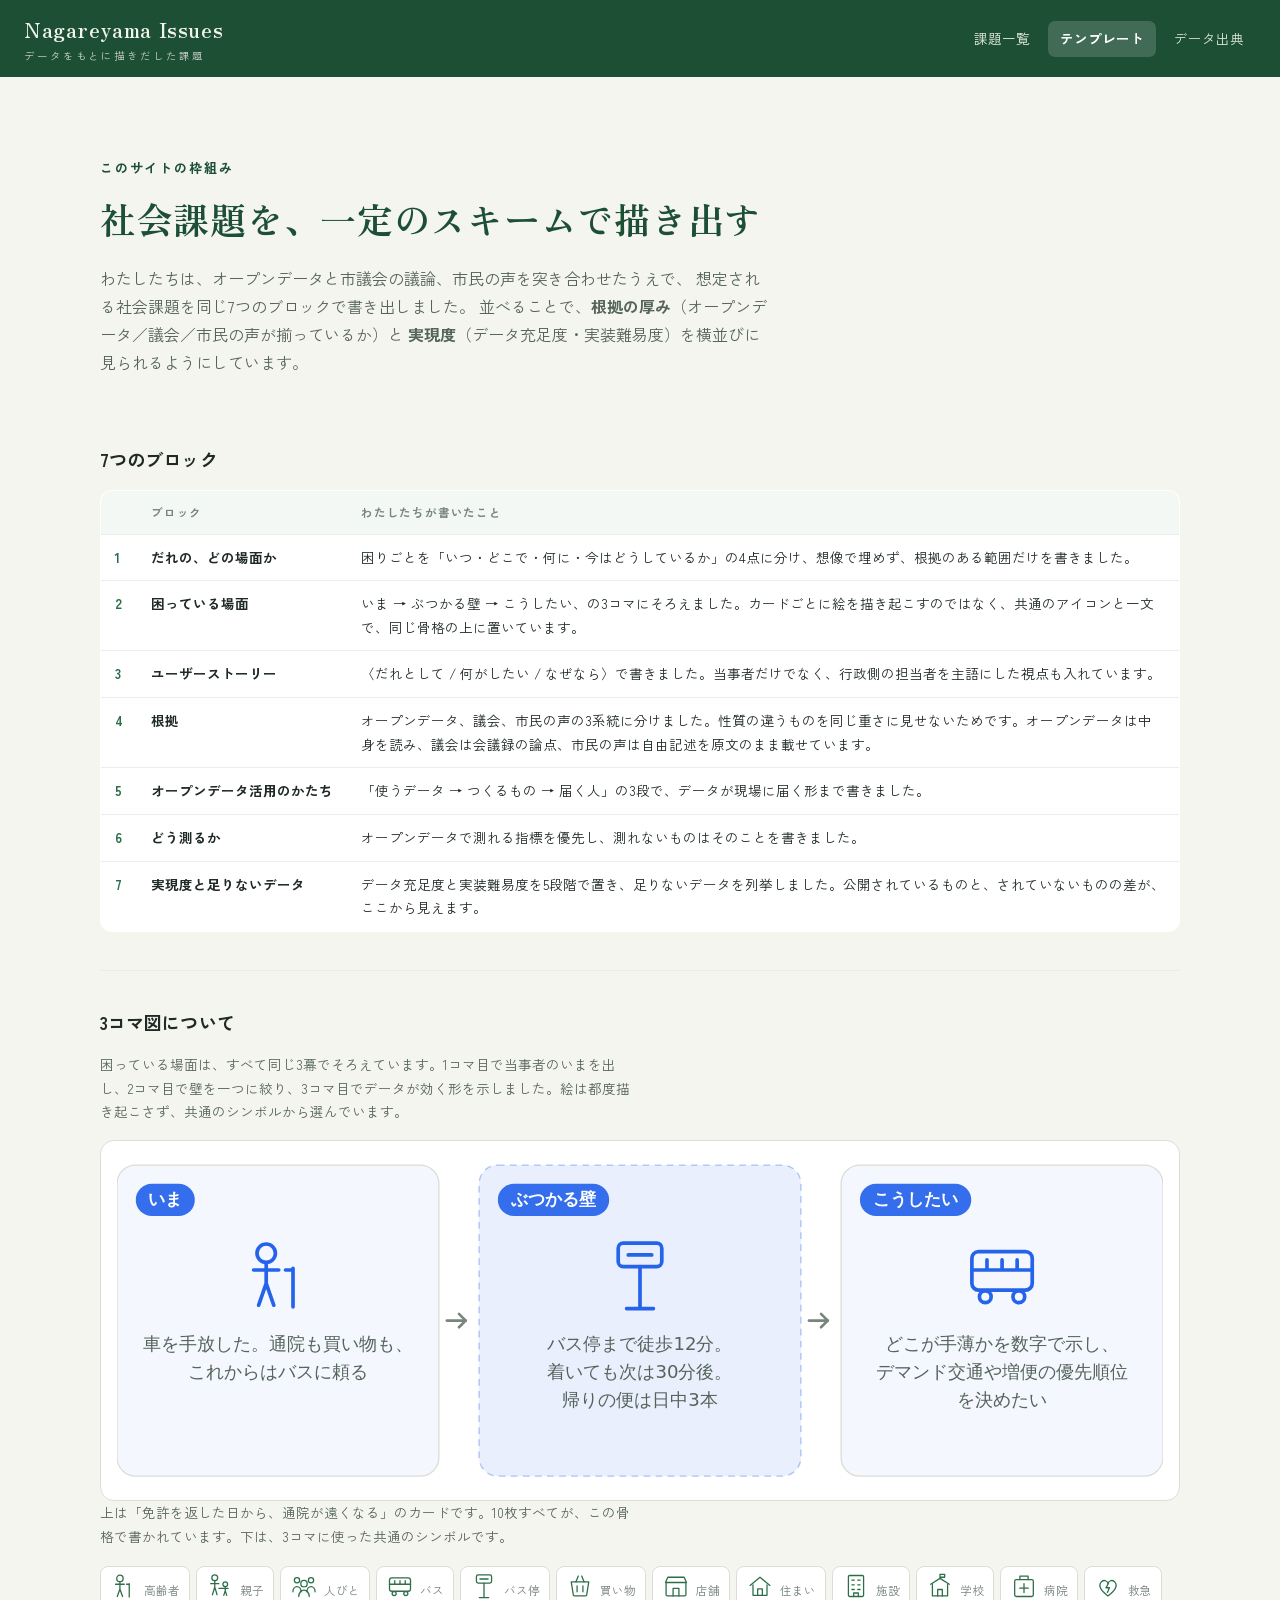
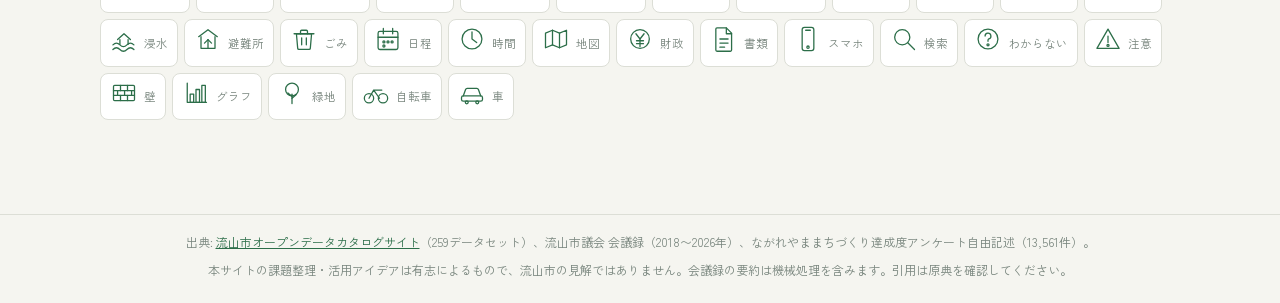
<file: docs/template.html>
<!DOCTYPE html>
<html lang="ja">
<head>
<meta charset="utf-8">
<meta name="viewport" content="width=device-width, initial-scale=1, viewport-fit=cover">
<title>テンプレート — Nagareyama Issues</title>
<meta name="description" content="社会課題を一定のスキームで描き出した考え方">
<link rel="preconnect" href="https://fonts.googleapis.com">
<link rel="preconnect" href="https://fonts.gstatic.com" crossorigin>
<link href="https://fonts.googleapis.com/css2?family=Zen+Kaku+Gothic+New:wght@400;500;700&family=Zen+Old+Mincho:wght@600;700&display=swap" rel="stylesheet">
<link rel="stylesheet" href="assets/site.css">
<link rel="icon" href="data:image/svg+xml,%3Csvg xmlns='http://www.w3.org/2000/svg' viewBox='0 0 100 100'%3E%3Ctext y='.9em' font-size='90'%3E%F0%9F%97%BE%3C/text%3E%3C/svg%3E">
</head>
<body>
<svg xmlns="http://www.w3.org/2000/svg" width="0" height="0" style="position:absolute" aria-hidden="true"><defs><symbol id="i-elder" viewBox="0 0 48 48" fill="none" stroke="currentColor" stroke-width="2.2" stroke-linecap="round" stroke-linejoin="round"><circle cx="17" cy="11" r="5.5"/><path d="M17 17v12M9.5 21h15M17 29l-4.5 13M17 29l4.5 13"/><path d="M33 20v23M28.5 21h4.5"/></symbol><symbol id="i-parentchild" viewBox="0 0 48 48" fill="none" stroke="currentColor" stroke-width="2.2" stroke-linecap="round" stroke-linejoin="round"><circle cx="15" cy="10" r="5"/><path d="M15 15v11M8 20h14M15 26l-4 13M15 26l4 13"/><circle cx="33" cy="21" r="4"/><path d="M33 25v7M28 28h10M33 32l-2.5 8M33 32l2.5 8"/><path d="M22 28h6"/></symbol><symbol id="i-people" viewBox="0 0 48 48" fill="none" stroke="currentColor" stroke-width="2.2" stroke-linecap="round" stroke-linejoin="round"><circle cx="12" cy="14" r="4.5"/><path d="M5 34c0-5 3-9 7-9s7 4 7 9"/><circle cx="36" cy="14" r="4.5"/><path d="M29 34c0-5 3-9 7-9s7 4 7 9"/><circle cx="24" cy="20" r="5.5"/><path d="M15 42c0-6 4-11 9-11s9 5 9 11"/></symbol><symbol id="i-bus" viewBox="0 0 48 48" fill="none" stroke="currentColor" stroke-width="2.2" stroke-linecap="round" stroke-linejoin="round"><rect x="6" y="10" width="36" height="23" rx="4"/><path d="M6 21h36M15 15v6M24 15v6M33 15v6"/><circle cx="14" cy="37" r="3.5"/><circle cx="34" cy="37" r="3.5"/></symbol><symbol id="i-busstop" viewBox="0 0 48 48" fill="none" stroke="currentColor" stroke-width="2.2" stroke-linecap="round" stroke-linejoin="round"><rect x="11" y="5" width="26" height="14" rx="3"/><path d="M24 19v25M16 44h16"/><path d="M17 12h14"/></symbol><symbol id="i-basket" viewBox="0 0 48 48" fill="none" stroke="currentColor" stroke-width="2.2" stroke-linecap="round" stroke-linejoin="round"><path d="M9 17h30l-3.5 22a2 2 0 0 1-2 2h-19a2 2 0 0 1-2-2z"/><path d="M17 17l4-10M31 17l-4-10"/><path d="M19 24v10M29 24v10"/></symbol><symbol id="i-shop" viewBox="0 0 48 48" fill="none" stroke="currentColor" stroke-width="2.2" stroke-linecap="round" stroke-linejoin="round"><path d="M7 18h34v21a2 2 0 0 1-2 2H9a2 2 0 0 1-2-2z"/><path d="M6 18l4-9h28l4 9"/><path d="M19 41V28h10v13"/></symbol><symbol id="i-home" viewBox="0 0 48 48" fill="none" stroke="currentColor" stroke-width="2.2" stroke-linecap="round" stroke-linejoin="round"><path d="M7 23L24 9l17 14"/><path d="M12 22v18h24V22"/><path d="M20 40V29h8v11"/></symbol><symbol id="i-building" viewBox="0 0 48 48" fill="none" stroke="currentColor" stroke-width="2.2" stroke-linecap="round" stroke-linejoin="round"><rect x="11" y="6" width="26" height="36" rx="2"/><path d="M17 14h4M27 14h4M17 22h4M27 22h4M17 30h4M27 30h4"/><path d="M20 42v-6h8v6"/></symbol><symbol id="i-school" viewBox="0 0 48 48" fill="none" stroke="currentColor" stroke-width="2.2" stroke-linecap="round" stroke-linejoin="round"><path d="M8 21L24 11l16 10"/><path d="M11 21v20h26V21"/><path d="M24 11V4h8v5h-8"/><path d="M20 41V30h8v11"/></symbol><symbol id="i-hospital" viewBox="0 0 48 48" fill="none" stroke="currentColor" stroke-width="2.2" stroke-linecap="round" stroke-linejoin="round"><rect x="8" y="13" width="32" height="29" rx="3"/><path d="M24 20v15M16.5 27.5h15"/><path d="M17 13V7h14v6"/></symbol><symbol id="i-heart" viewBox="0 0 48 48" fill="none" stroke="currentColor" stroke-width="2.2" stroke-linecap="round" stroke-linejoin="round"><path d="M24 41C10 31 7 22 13 16.5c4.6-4.2 9.7-.8 11 3 1.3-3.8 6.4-7.2 11-3C41 22 38 31 24 41z"/><path d="M25 19l-4.5 8h6l-3.5 8"/></symbol><symbol id="i-flood" viewBox="0 0 48 48" fill="none" stroke="currentColor" stroke-width="2.2" stroke-linecap="round" stroke-linejoin="round"><path d="M13 25l11-10 11 10"/><path d="M17 25v8M31 25v8"/><path d="M5 34c4-4 8-4 12 0s8 4 12 0 8-4 12 0"/><path d="M5 42c4-4 8-4 12 0s8 4 12 0 8-4 12 0"/></symbol><symbol id="i-shelter" viewBox="0 0 48 48" fill="none" stroke="currentColor" stroke-width="2.2" stroke-linecap="round" stroke-linejoin="round"><path d="M8 20L24 8l16 12"/><path d="M12 20v20h24V20"/><path d="M24 40V25"/><path d="M18 31l6-6 6 6"/></symbol><symbol id="i-trash" viewBox="0 0 48 48" fill="none" stroke="currentColor" stroke-width="2.2" stroke-linecap="round" stroke-linejoin="round"><path d="M11 15h26l-2.2 25a2 2 0 0 1-2 1.8H15.2a2 2 0 0 1-2-1.8z"/><path d="M7 15h34"/><path d="M18 15v-4a2 2 0 0 1 2-2h8a2 2 0 0 1 2 2v4"/><path d="M20 22v12M28 22v12"/></symbol><symbol id="i-calendar" viewBox="0 0 48 48" fill="none" stroke="currentColor" stroke-width="2.2" stroke-linecap="round" stroke-linejoin="round"><rect x="7" y="11" width="34" height="31" rx="3"/><path d="M7 21h34M16 6v9M32 6v9"/><circle cx="17" cy="29" r="1.8"/><circle cx="24" cy="29" r="1.8"/><circle cx="31" cy="29" r="1.8"/><circle cx="17" cy="36" r="1.8"/></symbol><symbol id="i-clock" viewBox="0 0 48 48" fill="none" stroke="currentColor" stroke-width="2.2" stroke-linecap="round" stroke-linejoin="round"><circle cx="24" cy="24" r="17"/><path d="M24 12v12l8 6"/></symbol><symbol id="i-map" viewBox="0 0 48 48" fill="none" stroke="currentColor" stroke-width="2.2" stroke-linecap="round" stroke-linejoin="round"><path d="M6 14l12-5 12 5 12-5v25l-12 5-12-5-12 5z"/><path d="M18 9v25M30 14v25"/></symbol><symbol id="i-coin" viewBox="0 0 48 48" fill="none" stroke="currentColor" stroke-width="2.2" stroke-linecap="round" stroke-linejoin="round"><circle cx="24" cy="24" r="16"/><path d="M17 15l7 9 7-9"/><path d="M24 24v13M18 27h12M18 32h12"/></symbol><symbol id="i-doc" viewBox="0 0 48 48" fill="none" stroke="currentColor" stroke-width="2.2" stroke-linecap="round" stroke-linejoin="round"><path d="M12 5h16l9 9v29a2 2 0 0 1-2 2H12a2 2 0 0 1-2-2V7a2 2 0 0 1 2-2z"/><path d="M28 5v10h9"/><path d="M17 24h14M17 31h14M17 38h8"/></symbol><symbol id="i-phone" viewBox="0 0 48 48" fill="none" stroke="currentColor" stroke-width="2.2" stroke-linecap="round" stroke-linejoin="round"><rect x="14" y="4" width="20" height="40" rx="4"/><path d="M20 9h8"/><circle cx="24" cy="38" r="2"/></symbol><symbol id="i-search" viewBox="0 0 48 48" fill="none" stroke="currentColor" stroke-width="2.2" stroke-linecap="round" stroke-linejoin="round"><circle cx="21" cy="21" r="13"/><path d="M30.5 30.5L42 42"/></symbol><symbol id="i-question" viewBox="0 0 48 48" fill="none" stroke="currentColor" stroke-width="2.2" stroke-linecap="round" stroke-linejoin="round"><circle cx="24" cy="24" r="17"/><path d="M19 19a5 5 0 1 1 6.5 4.8c-1 .4-1.5 1.2-1.5 2.2v2"/><circle cx="24" cy="34" r="1.8"/></symbol><symbol id="i-alert" viewBox="0 0 48 48" fill="none" stroke="currentColor" stroke-width="2.2" stroke-linecap="round" stroke-linejoin="round"><path d="M24 7l19 33H5z"/><path d="M24 19v11"/><circle cx="24" cy="35" r="1.8"/></symbol><symbol id="i-wall" viewBox="0 0 48 48" fill="none" stroke="currentColor" stroke-width="2.2" stroke-linecap="round" stroke-linejoin="round"><rect x="6" y="11" width="36" height="26" rx="2"/><path d="M6 20h36M6 28h36"/><path d="M18 11v9M30 11v9M13 20v8M25 20v8M37 20v8M18 28v9M30 28v9"/></symbol><symbol id="i-chart" viewBox="0 0 48 48" fill="none" stroke="currentColor" stroke-width="2.2" stroke-linecap="round" stroke-linejoin="round"><path d="M9 7v33h33"/><rect x="14" y="26" width="6" height="14"/><rect x="24" y="18" width="6" height="22"/><rect x="34" y="11" width="6" height="29"/></symbol><symbol id="i-park" viewBox="0 0 48 48" fill="none" stroke="currentColor" stroke-width="2.2" stroke-linecap="round" stroke-linejoin="round"><path d="M24 42V26"/><circle cx="24" cy="18" r="11"/><path d="M24 30l-7-6M24 33l7-6"/></symbol><symbol id="i-bicycle" viewBox="0 0 48 48" fill="none" stroke="currentColor" stroke-width="2.2" stroke-linecap="round" stroke-linejoin="round"><circle cx="12" cy="33" r="8"/><circle cx="36" cy="33" r="8"/><path d="M12 33l8-14h9M20 19l10 14M27 19h7"/></symbol><symbol id="i-car" viewBox="0 0 48 48" fill="none" stroke="currentColor" stroke-width="2.2" stroke-linecap="round" stroke-linejoin="round"><path d="M9 29l4-11a3 3 0 0 1 3-2h16a3 3 0 0 1 3 2l4 11"/><rect x="6" y="29" width="36" height="9" rx="3"/><circle cx="15" cy="40" r="2.5"/><circle cx="33" cy="40" r="2.5"/></symbol></defs></svg>
<header class="header">
  <a class="brand" href="index.html">Nagareyama Issues<small>データをもとに描きだした課題</small></a>
  <nav class="nav" aria-label="メインメニュー">
    <a class="nav-link" href="index.html">課題一覧</a>
    <a class="nav-link active" href="template.html">テンプレート</a>
    <a class="nav-link" href="sources.html">データ出典</a>
  </nav>
</header>
<main>

<section class="hero narrow">
  <p class="kicker">このサイトの枠組み</p>
  <h1>社会課題を、一定のスキームで描き出す</h1>
  <p class="lede">
    わたしたちは、オープンデータと市議会の議論、市民の声を突き合わせたうえで、
    想定される社会課題を同じ7つのブロックで書き出しました。
    並べることで、<strong>根拠の厚み</strong>（オープンデータ／議会／市民の声が揃っているか）と
    <strong>実現度</strong>（データ充足度・実装難易度）を横並びに見られるようにしています。
  </p>
</section>

<section class="block">
  <h2>7つのブロック</h2>
  <table class="tpl">
    <thead><tr><th></th><th>ブロック</th><th>わたしたちが書いたこと</th></tr></thead>
    <tbody><tr><td class="tn">1</td><td class="tname">だれの、どの場面か</td><td>困りごとを「いつ・どこで・何に・今はどうしているか」の4点に分け、想像で埋めず、根拠のある範囲だけを書きました。</td></tr><tr><td class="tn">2</td><td class="tname">困っている場面</td><td>いま → ぶつかる壁 → こうしたい、の3コマにそろえました。カードごとに絵を描き起こすのではなく、共通のアイコンと一文で、同じ骨格の上に置いています。</td></tr><tr><td class="tn">3</td><td class="tname">ユーザーストーリー</td><td>〈だれとして / 何がしたい / なぜなら〉で書きました。当事者だけでなく、行政側の担当者を主語にした視点も入れています。</td></tr><tr><td class="tn">4</td><td class="tname">根拠</td><td>オープンデータ、議会、市民の声の3系統に分けました。性質の違うものを同じ重さに見せないためです。オープンデータは中身を読み、議会は会議録の論点、市民の声は自由記述を原文のまま載せています。</td></tr><tr><td class="tn">5</td><td class="tname">オープンデータ活用のかたち</td><td>「使うデータ → つくるもの → 届く人」の3段で、データが現場に届く形まで書きました。</td></tr><tr><td class="tn">6</td><td class="tname">どう測るか</td><td>オープンデータで測れる指標を優先し、測れないものはそのことを書きました。</td></tr><tr><td class="tn">7</td><td class="tname">実現度と足りないデータ</td><td>データ充足度と実装難易度を5段階で置き、足りないデータを列挙しました。公開されているものと、されていないものの差が、ここから見えます。</td></tr></tbody>
  </table>
</section>

<section class="block">
  <h2>3コマ図について</h2>
  <p class="sub">困っている場面は、すべて同じ3幕でそろえています。1コマ目で当事者のいまを出し、2コマ目で壁を一つに絞り、3コマ目でデータが効く形を示しました。絵は都度描き起こさず、共通のシンボルから選んでいます。</p>
  <div class="scene-wrap" style="--c:#2563eb"><svg class="scene" viewBox="0 0 780 244" role="img" aria-label="困っている場面の3コマ図" xmlns="http://www.w3.org/2000/svg"><g class="pnl pnl-now" transform="translate(0,6)"><rect class="pnl-bg" x="0" y="0" width="240" height="232" rx="14"/><rect class="pnl-tab" x="14" y="14" width="44" height="24" rx="12"/><text class="pnl-tablabel" x="36.0" y="30" text-anchor="middle">いま</text><g class="pnl-icon" transform="translate(90.0,52)"><svg x="0" y="0" width="60" height="60" viewBox="0 0 48 48"><use href="#i-elder"/></svg></g><text class="pnl-text" x="120.0" y="138" text-anchor="middle">車を手放した。通院も買い物も、</text><text class="pnl-text" x="120.0" y="159" text-anchor="middle">これからはバスに頼る</text></g><g class="arrow"><path d="M246 122h14"/><path d="M255 117l5 5-5 5"/></g><g class="pnl pnl-wall" transform="translate(270,6)"><rect class="pnl-bg" x="0" y="0" width="240" height="232" rx="14"/><rect class="pnl-tab" x="14" y="14" width="83" height="24" rx="12"/><text class="pnl-tablabel" x="55.5" y="30" text-anchor="middle">ぶつかる壁</text><g class="pnl-icon" transform="translate(90.0,52)"><svg x="0" y="0" width="60" height="60" viewBox="0 0 48 48"><use href="#i-busstop"/></svg></g><text class="pnl-text" x="120.0" y="138" text-anchor="middle">バス停まで徒歩12分。</text><text class="pnl-text" x="120.0" y="159" text-anchor="middle">着いても次は30分後。</text><text class="pnl-text" x="120.0" y="180" text-anchor="middle">帰りの便は日中3本</text></g><g class="arrow"><path d="M516 122h14"/><path d="M525 117l5 5-5 5"/></g><g class="pnl pnl-wish" transform="translate(540,6)"><rect class="pnl-bg" x="0" y="0" width="240" height="232" rx="14"/><rect class="pnl-tab" x="14" y="14" width="83" height="24" rx="12"/><text class="pnl-tablabel" x="55.5" y="30" text-anchor="middle">こうしたい</text><g class="pnl-icon" transform="translate(90.0,52)"><svg x="0" y="0" width="60" height="60" viewBox="0 0 48 48"><use href="#i-bus"/></svg></g><text class="pnl-text" x="120.0" y="138" text-anchor="middle">どこが手薄かを数字で示し、</text><text class="pnl-text" x="120.0" y="159" text-anchor="middle">デマンド交通や増便の優先順位</text><text class="pnl-text" x="120.0" y="180" text-anchor="middle">を決めたい</text></g></svg></div>
  <p class="sub">上は「免許を返した日から、通院が遠くなる」のカードです。10枚すべてが、この骨格で書かれています。下は、3コマに使った共通のシンボルです。</p>
  <div class="iconset">
    <span class="ic"><span><svg width="28" height="28" viewBox="0 0 48 48" aria-hidden="true"><use href="#i-elder"/></svg></span><span class="lbl">高齢者</span></span><span class="ic"><span><svg width="28" height="28" viewBox="0 0 48 48" aria-hidden="true"><use href="#i-parentchild"/></svg></span><span class="lbl">親子</span></span><span class="ic"><span><svg width="28" height="28" viewBox="0 0 48 48" aria-hidden="true"><use href="#i-people"/></svg></span><span class="lbl">人びと</span></span><span class="ic"><span><svg width="28" height="28" viewBox="0 0 48 48" aria-hidden="true"><use href="#i-bus"/></svg></span><span class="lbl">バス</span></span><span class="ic"><span><svg width="28" height="28" viewBox="0 0 48 48" aria-hidden="true"><use href="#i-busstop"/></svg></span><span class="lbl">バス停</span></span><span class="ic"><span><svg width="28" height="28" viewBox="0 0 48 48" aria-hidden="true"><use href="#i-basket"/></svg></span><span class="lbl">買い物</span></span><span class="ic"><span><svg width="28" height="28" viewBox="0 0 48 48" aria-hidden="true"><use href="#i-shop"/></svg></span><span class="lbl">店舗</span></span><span class="ic"><span><svg width="28" height="28" viewBox="0 0 48 48" aria-hidden="true"><use href="#i-home"/></svg></span><span class="lbl">住まい</span></span><span class="ic"><span><svg width="28" height="28" viewBox="0 0 48 48" aria-hidden="true"><use href="#i-building"/></svg></span><span class="lbl">施設</span></span><span class="ic"><span><svg width="28" height="28" viewBox="0 0 48 48" aria-hidden="true"><use href="#i-school"/></svg></span><span class="lbl">学校</span></span><span class="ic"><span><svg width="28" height="28" viewBox="0 0 48 48" aria-hidden="true"><use href="#i-hospital"/></svg></span><span class="lbl">病院</span></span><span class="ic"><span><svg width="28" height="28" viewBox="0 0 48 48" aria-hidden="true"><use href="#i-heart"/></svg></span><span class="lbl">救急</span></span><span class="ic"><span><svg width="28" height="28" viewBox="0 0 48 48" aria-hidden="true"><use href="#i-flood"/></svg></span><span class="lbl">浸水</span></span><span class="ic"><span><svg width="28" height="28" viewBox="0 0 48 48" aria-hidden="true"><use href="#i-shelter"/></svg></span><span class="lbl">避難所</span></span><span class="ic"><span><svg width="28" height="28" viewBox="0 0 48 48" aria-hidden="true"><use href="#i-trash"/></svg></span><span class="lbl">ごみ</span></span><span class="ic"><span><svg width="28" height="28" viewBox="0 0 48 48" aria-hidden="true"><use href="#i-calendar"/></svg></span><span class="lbl">日程</span></span><span class="ic"><span><svg width="28" height="28" viewBox="0 0 48 48" aria-hidden="true"><use href="#i-clock"/></svg></span><span class="lbl">時間</span></span><span class="ic"><span><svg width="28" height="28" viewBox="0 0 48 48" aria-hidden="true"><use href="#i-map"/></svg></span><span class="lbl">地図</span></span><span class="ic"><span><svg width="28" height="28" viewBox="0 0 48 48" aria-hidden="true"><use href="#i-coin"/></svg></span><span class="lbl">財政</span></span><span class="ic"><span><svg width="28" height="28" viewBox="0 0 48 48" aria-hidden="true"><use href="#i-doc"/></svg></span><span class="lbl">書類</span></span><span class="ic"><span><svg width="28" height="28" viewBox="0 0 48 48" aria-hidden="true"><use href="#i-phone"/></svg></span><span class="lbl">スマホ</span></span><span class="ic"><span><svg width="28" height="28" viewBox="0 0 48 48" aria-hidden="true"><use href="#i-search"/></svg></span><span class="lbl">検索</span></span><span class="ic"><span><svg width="28" height="28" viewBox="0 0 48 48" aria-hidden="true"><use href="#i-question"/></svg></span><span class="lbl">わからない</span></span><span class="ic"><span><svg width="28" height="28" viewBox="0 0 48 48" aria-hidden="true"><use href="#i-alert"/></svg></span><span class="lbl">注意</span></span><span class="ic"><span><svg width="28" height="28" viewBox="0 0 48 48" aria-hidden="true"><use href="#i-wall"/></svg></span><span class="lbl">壁</span></span><span class="ic"><span><svg width="28" height="28" viewBox="0 0 48 48" aria-hidden="true"><use href="#i-chart"/></svg></span><span class="lbl">グラフ</span></span><span class="ic"><span><svg width="28" height="28" viewBox="0 0 48 48" aria-hidden="true"><use href="#i-park"/></svg></span><span class="lbl">緑地</span></span><span class="ic"><span><svg width="28" height="28" viewBox="0 0 48 48" aria-hidden="true"><use href="#i-bicycle"/></svg></span><span class="lbl">自転車</span></span><span class="ic"><span><svg width="28" height="28" viewBox="0 0 48 48" aria-hidden="true"><use href="#i-car"/></svg></span><span class="lbl">車</span></span>
  </div>
</section>

</main>
<footer class="foot">
  <p>出典: <a href="https://www.city.nagareyama.chiba.jp/opendata/1042063/1042065.html">流山市オープンデータカタログサイト</a>（259データセット）、流山市議会 会議録（2018〜2026年）、ながれやままちづくり達成度アンケート自由記述（13,561件）。</p>
  <p>本サイトの課題整理・活用アイデアは有志によるもので、流山市の見解ではありません。会議録の要約は機械処理を含みます。引用は原典を確認してください。</p>
</footer>
<script src="assets/site.js"></script>
</body>
</html>
</file>
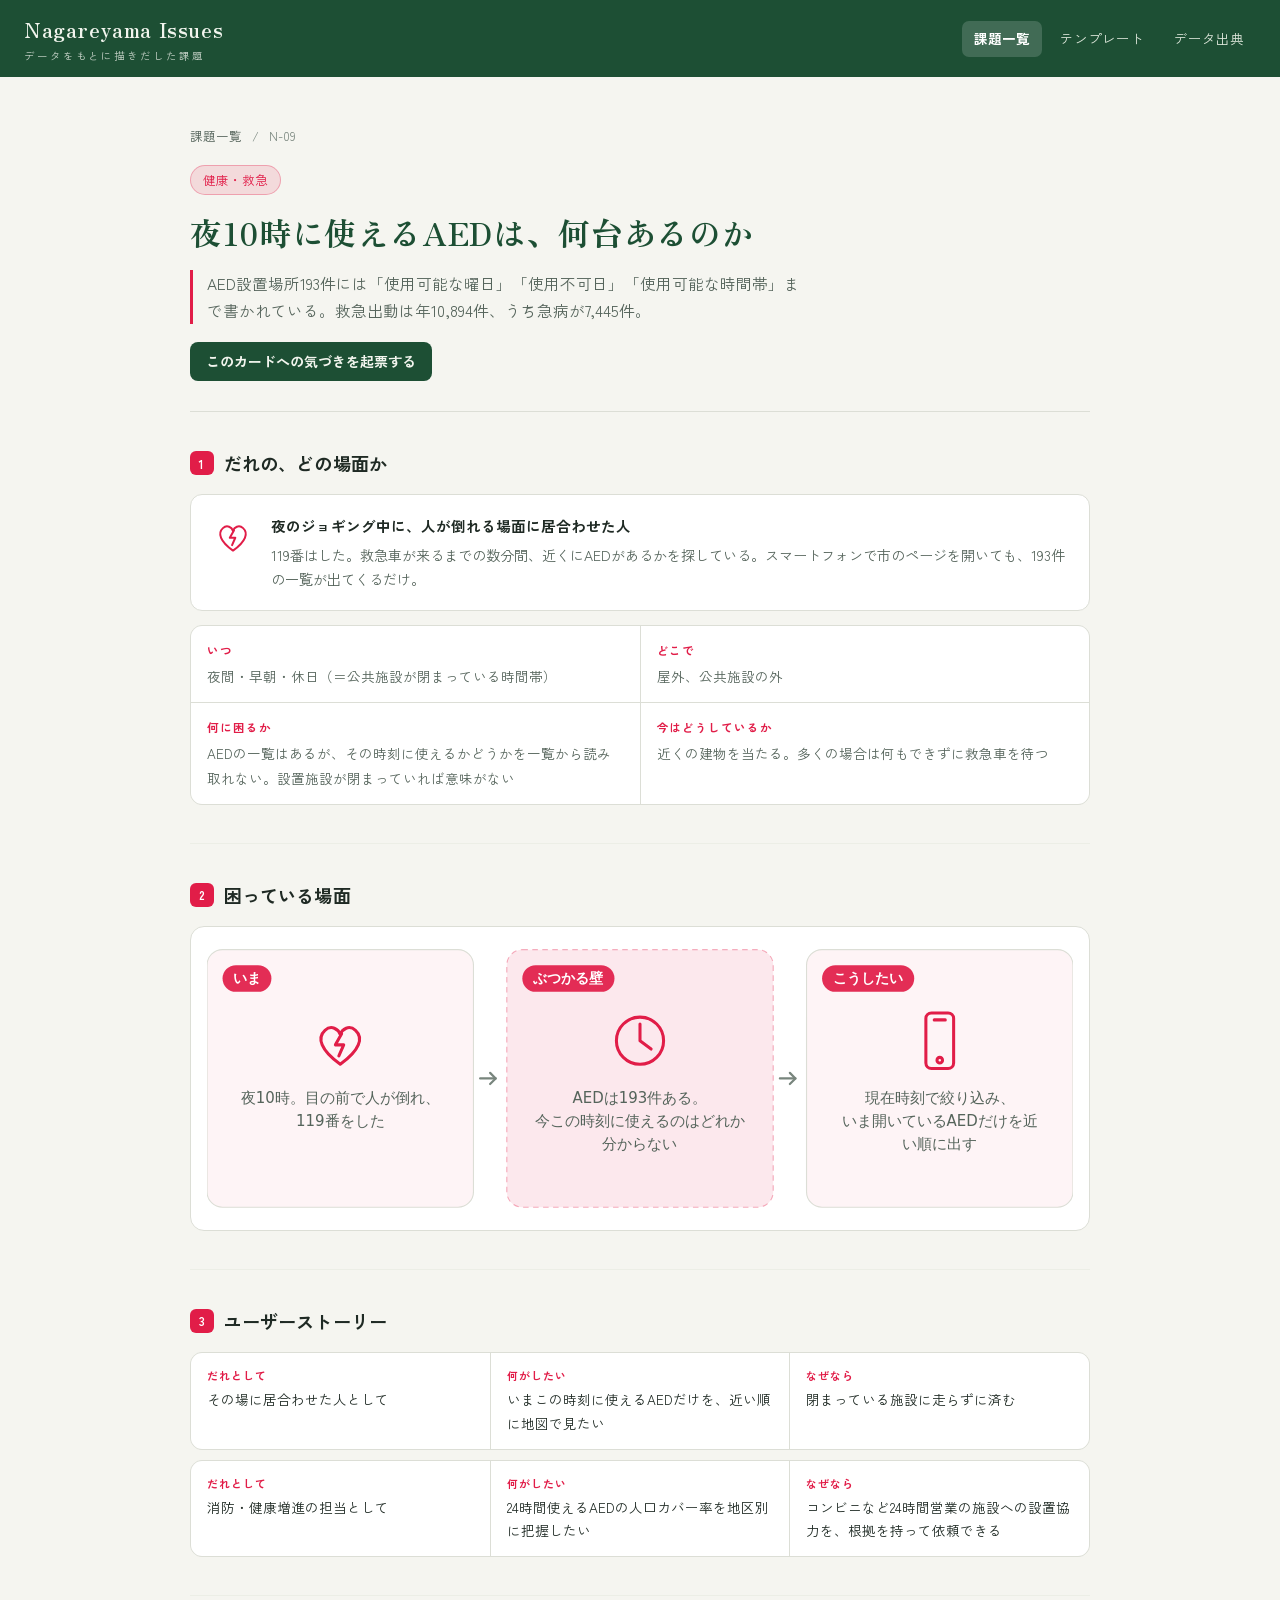
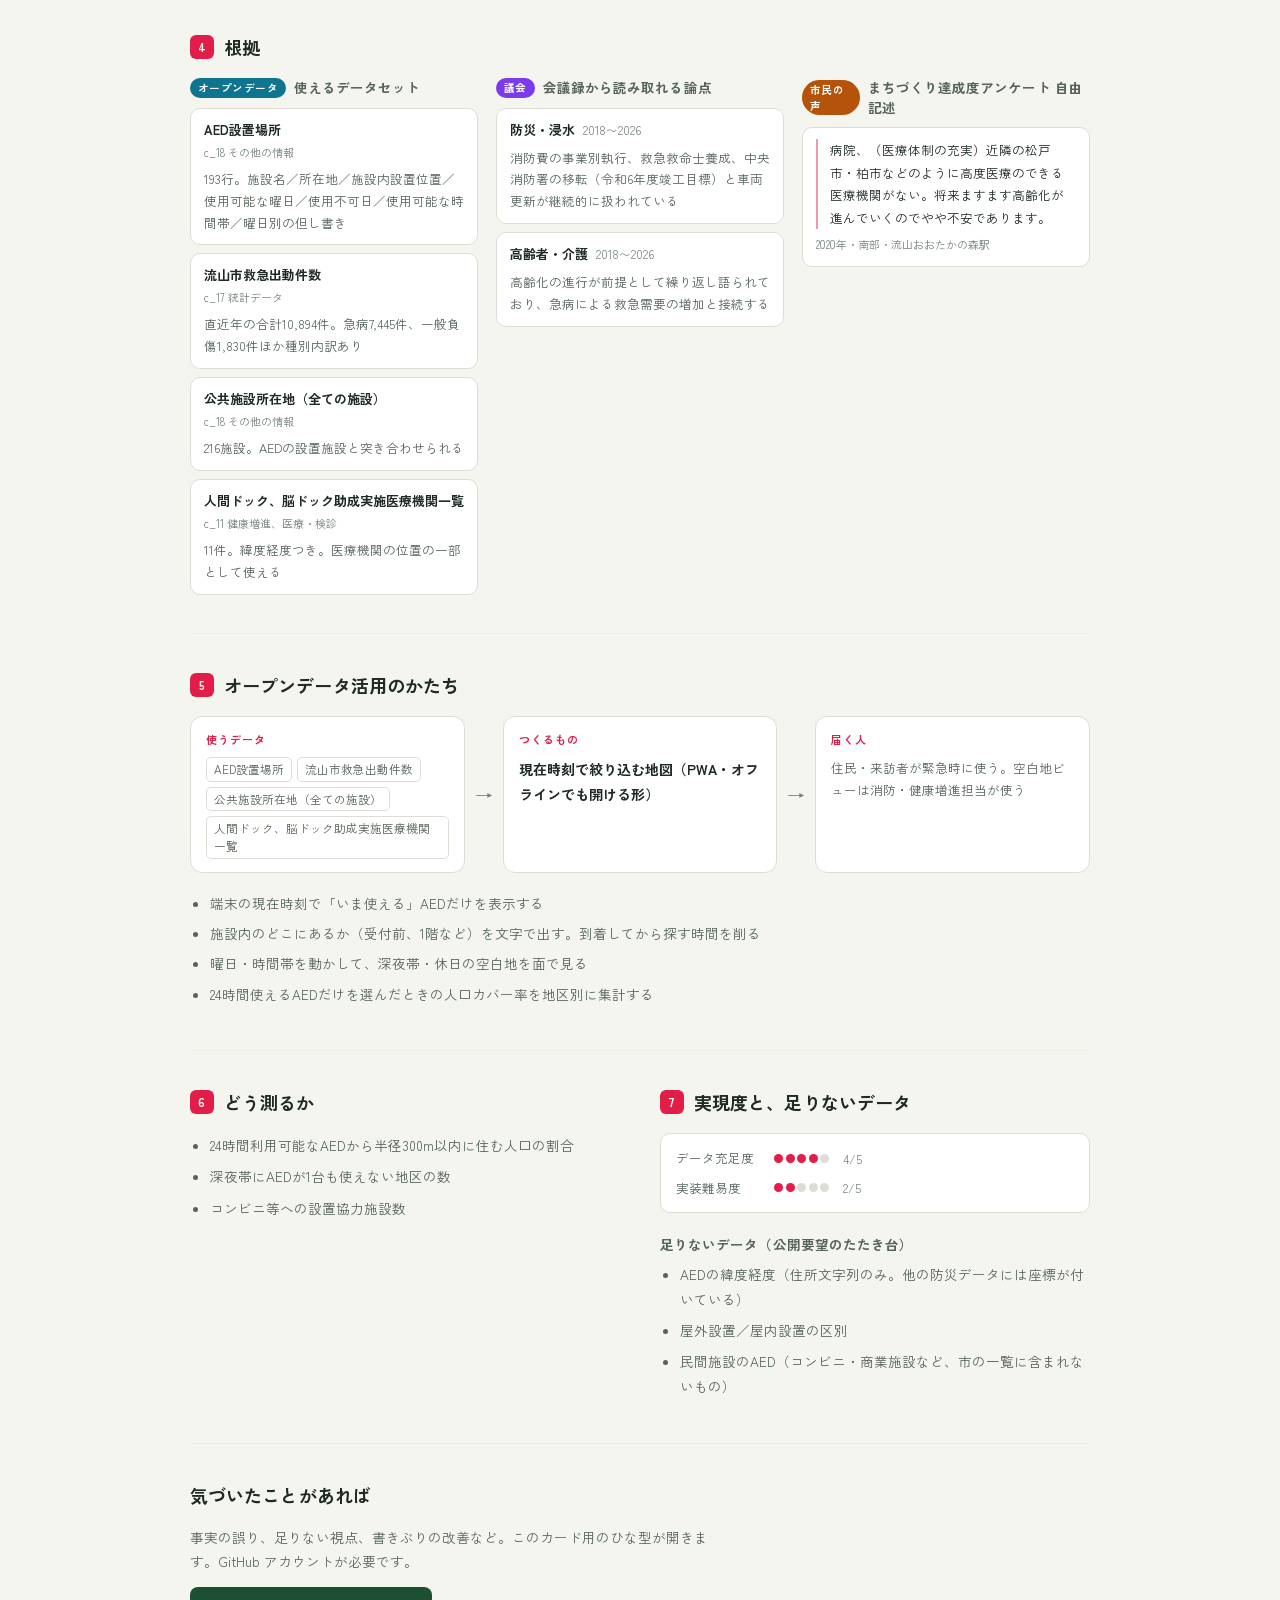
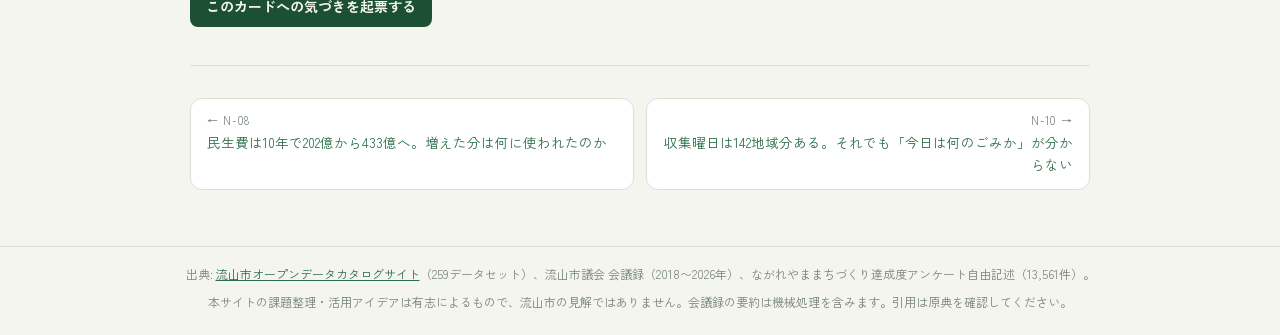
<file: docs/issues/aed-when-open.html>
<!DOCTYPE html>
<html lang="ja">
<head>
<meta charset="utf-8">
<meta name="viewport" content="width=device-width, initial-scale=1, viewport-fit=cover">
<title>N-09 夜10時に使えるAEDは、何台あるのか — Nagareyama Issues</title>
<meta name="description" content="AED設置場所193件には「使用可能な曜日」「使用不可日」「使用可能な時間帯」まで書かれている。救急出動は年10,894件、うち急病が7,445件。">
<link rel="preconnect" href="https://fonts.googleapis.com">
<link rel="preconnect" href="https://fonts.gstatic.com" crossorigin>
<link href="https://fonts.googleapis.com/css2?family=Zen+Kaku+Gothic+New:wght@400;500;700&family=Zen+Old+Mincho:wght@600;700&display=swap" rel="stylesheet">
<link rel="stylesheet" href="../assets/site.css">
<link rel="icon" href="data:image/svg+xml,%3Csvg xmlns='http://www.w3.org/2000/svg' viewBox='0 0 100 100'%3E%3Ctext y='.9em' font-size='90'%3E%F0%9F%97%BE%3C/text%3E%3C/svg%3E">
</head>
<body>
<svg xmlns="http://www.w3.org/2000/svg" width="0" height="0" style="position:absolute" aria-hidden="true"><defs><symbol id="i-elder" viewBox="0 0 48 48" fill="none" stroke="currentColor" stroke-width="2.2" stroke-linecap="round" stroke-linejoin="round"><circle cx="17" cy="11" r="5.5"/><path d="M17 17v12M9.5 21h15M17 29l-4.5 13M17 29l4.5 13"/><path d="M33 20v23M28.5 21h4.5"/></symbol><symbol id="i-parentchild" viewBox="0 0 48 48" fill="none" stroke="currentColor" stroke-width="2.2" stroke-linecap="round" stroke-linejoin="round"><circle cx="15" cy="10" r="5"/><path d="M15 15v11M8 20h14M15 26l-4 13M15 26l4 13"/><circle cx="33" cy="21" r="4"/><path d="M33 25v7M28 28h10M33 32l-2.5 8M33 32l2.5 8"/><path d="M22 28h6"/></symbol><symbol id="i-people" viewBox="0 0 48 48" fill="none" stroke="currentColor" stroke-width="2.2" stroke-linecap="round" stroke-linejoin="round"><circle cx="12" cy="14" r="4.5"/><path d="M5 34c0-5 3-9 7-9s7 4 7 9"/><circle cx="36" cy="14" r="4.5"/><path d="M29 34c0-5 3-9 7-9s7 4 7 9"/><circle cx="24" cy="20" r="5.5"/><path d="M15 42c0-6 4-11 9-11s9 5 9 11"/></symbol><symbol id="i-bus" viewBox="0 0 48 48" fill="none" stroke="currentColor" stroke-width="2.2" stroke-linecap="round" stroke-linejoin="round"><rect x="6" y="10" width="36" height="23" rx="4"/><path d="M6 21h36M15 15v6M24 15v6M33 15v6"/><circle cx="14" cy="37" r="3.5"/><circle cx="34" cy="37" r="3.5"/></symbol><symbol id="i-busstop" viewBox="0 0 48 48" fill="none" stroke="currentColor" stroke-width="2.2" stroke-linecap="round" stroke-linejoin="round"><rect x="11" y="5" width="26" height="14" rx="3"/><path d="M24 19v25M16 44h16"/><path d="M17 12h14"/></symbol><symbol id="i-basket" viewBox="0 0 48 48" fill="none" stroke="currentColor" stroke-width="2.2" stroke-linecap="round" stroke-linejoin="round"><path d="M9 17h30l-3.5 22a2 2 0 0 1-2 2h-19a2 2 0 0 1-2-2z"/><path d="M17 17l4-10M31 17l-4-10"/><path d="M19 24v10M29 24v10"/></symbol><symbol id="i-shop" viewBox="0 0 48 48" fill="none" stroke="currentColor" stroke-width="2.2" stroke-linecap="round" stroke-linejoin="round"><path d="M7 18h34v21a2 2 0 0 1-2 2H9a2 2 0 0 1-2-2z"/><path d="M6 18l4-9h28l4 9"/><path d="M19 41V28h10v13"/></symbol><symbol id="i-home" viewBox="0 0 48 48" fill="none" stroke="currentColor" stroke-width="2.2" stroke-linecap="round" stroke-linejoin="round"><path d="M7 23L24 9l17 14"/><path d="M12 22v18h24V22"/><path d="M20 40V29h8v11"/></symbol><symbol id="i-building" viewBox="0 0 48 48" fill="none" stroke="currentColor" stroke-width="2.2" stroke-linecap="round" stroke-linejoin="round"><rect x="11" y="6" width="26" height="36" rx="2"/><path d="M17 14h4M27 14h4M17 22h4M27 22h4M17 30h4M27 30h4"/><path d="M20 42v-6h8v6"/></symbol><symbol id="i-school" viewBox="0 0 48 48" fill="none" stroke="currentColor" stroke-width="2.2" stroke-linecap="round" stroke-linejoin="round"><path d="M8 21L24 11l16 10"/><path d="M11 21v20h26V21"/><path d="M24 11V4h8v5h-8"/><path d="M20 41V30h8v11"/></symbol><symbol id="i-hospital" viewBox="0 0 48 48" fill="none" stroke="currentColor" stroke-width="2.2" stroke-linecap="round" stroke-linejoin="round"><rect x="8" y="13" width="32" height="29" rx="3"/><path d="M24 20v15M16.5 27.5h15"/><path d="M17 13V7h14v6"/></symbol><symbol id="i-heart" viewBox="0 0 48 48" fill="none" stroke="currentColor" stroke-width="2.2" stroke-linecap="round" stroke-linejoin="round"><path d="M24 41C10 31 7 22 13 16.5c4.6-4.2 9.7-.8 11 3 1.3-3.8 6.4-7.2 11-3C41 22 38 31 24 41z"/><path d="M25 19l-4.5 8h6l-3.5 8"/></symbol><symbol id="i-flood" viewBox="0 0 48 48" fill="none" stroke="currentColor" stroke-width="2.2" stroke-linecap="round" stroke-linejoin="round"><path d="M13 25l11-10 11 10"/><path d="M17 25v8M31 25v8"/><path d="M5 34c4-4 8-4 12 0s8 4 12 0 8-4 12 0"/><path d="M5 42c4-4 8-4 12 0s8 4 12 0 8-4 12 0"/></symbol><symbol id="i-shelter" viewBox="0 0 48 48" fill="none" stroke="currentColor" stroke-width="2.2" stroke-linecap="round" stroke-linejoin="round"><path d="M8 20L24 8l16 12"/><path d="M12 20v20h24V20"/><path d="M24 40V25"/><path d="M18 31l6-6 6 6"/></symbol><symbol id="i-trash" viewBox="0 0 48 48" fill="none" stroke="currentColor" stroke-width="2.2" stroke-linecap="round" stroke-linejoin="round"><path d="M11 15h26l-2.2 25a2 2 0 0 1-2 1.8H15.2a2 2 0 0 1-2-1.8z"/><path d="M7 15h34"/><path d="M18 15v-4a2 2 0 0 1 2-2h8a2 2 0 0 1 2 2v4"/><path d="M20 22v12M28 22v12"/></symbol><symbol id="i-calendar" viewBox="0 0 48 48" fill="none" stroke="currentColor" stroke-width="2.2" stroke-linecap="round" stroke-linejoin="round"><rect x="7" y="11" width="34" height="31" rx="3"/><path d="M7 21h34M16 6v9M32 6v9"/><circle cx="17" cy="29" r="1.8"/><circle cx="24" cy="29" r="1.8"/><circle cx="31" cy="29" r="1.8"/><circle cx="17" cy="36" r="1.8"/></symbol><symbol id="i-clock" viewBox="0 0 48 48" fill="none" stroke="currentColor" stroke-width="2.2" stroke-linecap="round" stroke-linejoin="round"><circle cx="24" cy="24" r="17"/><path d="M24 12v12l8 6"/></symbol><symbol id="i-map" viewBox="0 0 48 48" fill="none" stroke="currentColor" stroke-width="2.2" stroke-linecap="round" stroke-linejoin="round"><path d="M6 14l12-5 12 5 12-5v25l-12 5-12-5-12 5z"/><path d="M18 9v25M30 14v25"/></symbol><symbol id="i-coin" viewBox="0 0 48 48" fill="none" stroke="currentColor" stroke-width="2.2" stroke-linecap="round" stroke-linejoin="round"><circle cx="24" cy="24" r="16"/><path d="M17 15l7 9 7-9"/><path d="M24 24v13M18 27h12M18 32h12"/></symbol><symbol id="i-doc" viewBox="0 0 48 48" fill="none" stroke="currentColor" stroke-width="2.2" stroke-linecap="round" stroke-linejoin="round"><path d="M12 5h16l9 9v29a2 2 0 0 1-2 2H12a2 2 0 0 1-2-2V7a2 2 0 0 1 2-2z"/><path d="M28 5v10h9"/><path d="M17 24h14M17 31h14M17 38h8"/></symbol><symbol id="i-phone" viewBox="0 0 48 48" fill="none" stroke="currentColor" stroke-width="2.2" stroke-linecap="round" stroke-linejoin="round"><rect x="14" y="4" width="20" height="40" rx="4"/><path d="M20 9h8"/><circle cx="24" cy="38" r="2"/></symbol><symbol id="i-search" viewBox="0 0 48 48" fill="none" stroke="currentColor" stroke-width="2.2" stroke-linecap="round" stroke-linejoin="round"><circle cx="21" cy="21" r="13"/><path d="M30.5 30.5L42 42"/></symbol><symbol id="i-question" viewBox="0 0 48 48" fill="none" stroke="currentColor" stroke-width="2.2" stroke-linecap="round" stroke-linejoin="round"><circle cx="24" cy="24" r="17"/><path d="M19 19a5 5 0 1 1 6.5 4.8c-1 .4-1.5 1.2-1.5 2.2v2"/><circle cx="24" cy="34" r="1.8"/></symbol><symbol id="i-alert" viewBox="0 0 48 48" fill="none" stroke="currentColor" stroke-width="2.2" stroke-linecap="round" stroke-linejoin="round"><path d="M24 7l19 33H5z"/><path d="M24 19v11"/><circle cx="24" cy="35" r="1.8"/></symbol><symbol id="i-wall" viewBox="0 0 48 48" fill="none" stroke="currentColor" stroke-width="2.2" stroke-linecap="round" stroke-linejoin="round"><rect x="6" y="11" width="36" height="26" rx="2"/><path d="M6 20h36M6 28h36"/><path d="M18 11v9M30 11v9M13 20v8M25 20v8M37 20v8M18 28v9M30 28v9"/></symbol><symbol id="i-chart" viewBox="0 0 48 48" fill="none" stroke="currentColor" stroke-width="2.2" stroke-linecap="round" stroke-linejoin="round"><path d="M9 7v33h33"/><rect x="14" y="26" width="6" height="14"/><rect x="24" y="18" width="6" height="22"/><rect x="34" y="11" width="6" height="29"/></symbol><symbol id="i-park" viewBox="0 0 48 48" fill="none" stroke="currentColor" stroke-width="2.2" stroke-linecap="round" stroke-linejoin="round"><path d="M24 42V26"/><circle cx="24" cy="18" r="11"/><path d="M24 30l-7-6M24 33l7-6"/></symbol><symbol id="i-bicycle" viewBox="0 0 48 48" fill="none" stroke="currentColor" stroke-width="2.2" stroke-linecap="round" stroke-linejoin="round"><circle cx="12" cy="33" r="8"/><circle cx="36" cy="33" r="8"/><path d="M12 33l8-14h9M20 19l10 14M27 19h7"/></symbol><symbol id="i-car" viewBox="0 0 48 48" fill="none" stroke="currentColor" stroke-width="2.2" stroke-linecap="round" stroke-linejoin="round"><path d="M9 29l4-11a3 3 0 0 1 3-2h16a3 3 0 0 1 3 2l4 11"/><rect x="6" y="29" width="36" height="9" rx="3"/><circle cx="15" cy="40" r="2.5"/><circle cx="33" cy="40" r="2.5"/></symbol></defs></svg>
<header class="header">
  <a class="brand" href="../index.html">Nagareyama Issues<small>データをもとに描きだした課題</small></a>
  <nav class="nav" aria-label="メインメニュー">
    <a class="nav-link active" href="../index.html">課題一覧</a>
    <a class="nav-link" href="../template.html">テンプレート</a>
    <a class="nav-link" href="../sources.html">データ出典</a>
  </nav>
</header>
<main>

<article class="issue" style="--c:#e11d48">
  <nav class="crumbs"><a href="../index.html">課題一覧</a> <span>/</span> N-09</nav>

  <header class="issue-head">
    <span class="card-theme big">健康・救急</span>
    <h1>夜10時に使えるAEDは、何台あるのか</h1>
    <p class="issue-catch">AED設置場所193件には「使用可能な曜日」「使用不可日」「使用可能な時間帯」まで書かれている。救急出動は年10,894件、うち急病が7,445件。</p>
    <p class="issue-actions"><a class="gh-issue" href="https://github.com/code-collection-nagareyama/nagareyama-issues/issues/new?template=n-09-aed-when-open.yml&amp;title=%5BN-09%5D%20" target="_blank" rel="noopener noreferrer">このカードへの気づきを起票する</a></p>
  </header>

  <section class="block persona-block">
    <h2><span class="n">1</span>だれの、どの場面か</h2>
    <div class="persona">
      <span class="persona-ico"><svg width="44" height="44" viewBox="0 0 48 48" aria-hidden="true"><use href="#i-heart"/></svg></span>
      <div>
        <div class="persona-label">夜のジョギング中に、人が倒れる場面に居合わせた人</div>
        <p>119番はした。救急車が来るまでの数分間、近くにAEDがあるかを探している。スマートフォンで市のページを開いても、193件の一覧が出てくるだけ。</p>
      </div>
    </div>
    <dl class="pain">
      <div><dt>いつ</dt><dd>夜間・早朝・休日（＝公共施設が閉まっている時間帯）</dd></div>
      <div><dt>どこで</dt><dd>屋外、公共施設の外</dd></div>
      <div><dt>何に困るか</dt><dd>AEDの一覧はあるが、その時刻に使えるかどうかを一覧から読み取れない。設置施設が閉まっていれば意味がない</dd></div>
      <div><dt>今はどうしているか</dt><dd>近くの建物を当たる。多くの場合は何もできずに救急車を待つ</dd></div>
    </dl>
  </section>

  <section class="block">
    <h2><span class="n">2</span>困っている場面</h2>
    <div class="scene-wrap"><svg class="scene" viewBox="0 0 780 244" role="img" aria-label="困っている場面の3コマ図" xmlns="http://www.w3.org/2000/svg"><g class="pnl pnl-now" transform="translate(0,6)"><rect class="pnl-bg" x="0" y="0" width="240" height="232" rx="14"/><rect class="pnl-tab" x="14" y="14" width="44" height="24" rx="12"/><text class="pnl-tablabel" x="36.0" y="30" text-anchor="middle">いま</text><g class="pnl-icon" transform="translate(90.0,52)"><svg x="0" y="0" width="60" height="60" viewBox="0 0 48 48"><use href="#i-heart"/></svg></g><text class="pnl-text" x="120.0" y="138" text-anchor="middle">夜10時。目の前で人が倒れ、</text><text class="pnl-text" x="120.0" y="159" text-anchor="middle">119番をした</text></g><g class="arrow"><path d="M246 122h14"/><path d="M255 117l5 5-5 5"/></g><g class="pnl pnl-wall" transform="translate(270,6)"><rect class="pnl-bg" x="0" y="0" width="240" height="232" rx="14"/><rect class="pnl-tab" x="14" y="14" width="83" height="24" rx="12"/><text class="pnl-tablabel" x="55.5" y="30" text-anchor="middle">ぶつかる壁</text><g class="pnl-icon" transform="translate(90.0,52)"><svg x="0" y="0" width="60" height="60" viewBox="0 0 48 48"><use href="#i-clock"/></svg></g><text class="pnl-text" x="120.0" y="138" text-anchor="middle">AEDは193件ある。</text><text class="pnl-text" x="120.0" y="159" text-anchor="middle">今この時刻に使えるのはどれか</text><text class="pnl-text" x="120.0" y="180" text-anchor="middle">分からない</text></g><g class="arrow"><path d="M516 122h14"/><path d="M525 117l5 5-5 5"/></g><g class="pnl pnl-wish" transform="translate(540,6)"><rect class="pnl-bg" x="0" y="0" width="240" height="232" rx="14"/><rect class="pnl-tab" x="14" y="14" width="83" height="24" rx="12"/><text class="pnl-tablabel" x="55.5" y="30" text-anchor="middle">こうしたい</text><g class="pnl-icon" transform="translate(90.0,52)"><svg x="0" y="0" width="60" height="60" viewBox="0 0 48 48"><use href="#i-phone"/></svg></g><text class="pnl-text" x="120.0" y="138" text-anchor="middle">現在時刻で絞り込み、</text><text class="pnl-text" x="120.0" y="159" text-anchor="middle">いま開いているAEDだけを近</text><text class="pnl-text" x="120.0" y="180" text-anchor="middle">い順に出す</text></g></svg></div>
  </section>

  <section class="block">
    <h2><span class="n">3</span>ユーザーストーリー</h2>
    <ul class="stories"><li class="story">
  <span class="story-part"><span class="story-k">だれとして</span>その場に居合わせた人として</span>
  <span class="story-part"><span class="story-k">何がしたい</span>いまこの時刻に使えるAEDだけを、近い順に地図で見たい</span>
  <span class="story-part"><span class="story-k">なぜなら</span>閉まっている施設に走らずに済む</span>
</li><li class="story">
  <span class="story-part"><span class="story-k">だれとして</span>消防・健康増進の担当として</span>
  <span class="story-part"><span class="story-k">何がしたい</span>24時間使えるAEDの人口カバー率を地区別に把握したい</span>
  <span class="story-part"><span class="story-k">なぜなら</span>コンビニなど24時間営業の施設への設置協力を、根拠を持って依頼できる</span>
</li></ul>
  </section>

  <section class="block">
    <h2><span class="n">4</span>根拠</h2>
    <div class="evidence">
      <div class="ev-col">
        <h3><span class="ev-tag t-od">オープンデータ</span>使えるデータセット</h3>
        <ul class="ev-list"><li><div class="ev-name">AED設置場所</div><div class="ev-cat">c_18 その他の情報</div><div class="ev-fact">193行。施設名／所在地／施設内設置位置／使用可能な曜日／使用不可日／使用可能な時間帯／曜日別の但し書き</div></li><li><div class="ev-name">流山市救急出動件数</div><div class="ev-cat">c_17 統計データ</div><div class="ev-fact">直近年の合計10,894件。急病7,445件、一般負傷1,830件ほか種別内訳あり</div></li><li><div class="ev-name">公共施設所在地（全ての施設）</div><div class="ev-cat">c_18 その他の情報</div><div class="ev-fact">216施設。AEDの設置施設と突き合わせられる</div></li><li><div class="ev-name">人間ドック、脳ドック助成実施医療機関一覧</div><div class="ev-cat">c_11 健康増進、医療・検診</div><div class="ev-fact">11件。緯度経度つき。医療機関の位置の一部として使える</div></li></ul>
      </div>
      <div class="ev-col">
        <h3><span class="ev-tag t-council">議会</span>会議録から読み取れる論点</h3>
        <ul class="ev-list"><li><div class="ev-name">防災・浸水 <span class="ev-yr">2018〜2026</span></div><div class="ev-fact">消防費の事業別執行、救急救命士養成、中央消防署の移転（令和6年度竣工目標）と車両更新が継続的に扱われている</div></li><li><div class="ev-name">高齢者・介護 <span class="ev-yr">2018〜2026</span></div><div class="ev-fact">高齢化の進行が前提として繰り返し語られており、急病による救急需要の増加と接続する</div></li></ul>
      </div>
      <div class="ev-col"><h3><span class="ev-tag t-voice">市民の声</span>まちづくり達成度アンケート 自由記述</h3><ul class="voices"><li><blockquote>病院、（医療体制の充実）近隣の松戸市・柏市などのように高度医療のできる医療機関がない。将来ますます高齢化が進んでいくのでやや不安であります。</blockquote><cite>2020年・南部・流山おおたかの森駅</cite></li></ul></div>
    </div>
  </section>

  <section class="block">
    <h2><span class="n">5</span>オープンデータ活用のかたち</h2>
    <div class="flow">
      <div class="flow-step">
        <div class="flow-lbl">使うデータ</div>
        <div class="flow-chips"><span class="flow-chip">AED設置場所</span><span class="flow-chip">流山市救急出動件数</span><span class="flow-chip">公共施設所在地（全ての施設）</span><span class="flow-chip">人間ドック、脳ドック助成実施医療機関一覧</span></div>
      </div>
      <div class="flow-arrow">→</div>
      <div class="flow-step">
        <div class="flow-lbl">つくるもの</div>
        <div class="flow-form">現在時刻で絞り込む地図（PWA・オフラインでも開ける形）</div>
      </div>
      <div class="flow-arrow">→</div>
      <div class="flow-step">
        <div class="flow-lbl">届く人</div>
        <div class="flow-who">住民・来訪者が緊急時に使う。空白地ビューは消防・健康増進担当が使う</div>
      </div>
    </div>
    <ul class="features"><li>端末の現在時刻で「いま使える」AEDだけを表示する</li><li>施設内のどこにあるか（受付前、1階など）を文字で出す。到着してから探す時間を削る</li><li>曜日・時間帯を動かして、深夜帯・休日の空白地を面で見る</li><li>24時間使えるAEDだけを選んだときの人口カバー率を地区別に集計する</li></ul>
  </section>

  <section class="block two">
    <div>
      <h2><span class="n">6</span>どう測るか</h2>
      <ul class="kpi"><li>24時間利用可能なAEDから半径300m以内に住む人口の割合</li><li>深夜帯にAEDが1台も使えない地区の数</li><li>コンビニ等への設置協力施設数</li></ul>
    </div>
    <div>
      <h2><span class="n">7</span>実現度と、足りないデータ</h2>
      <div class="feas">
        <div class="feas-row"><span>データ充足度</span><span class="meter" title="データ充足度: 4/5"><span class="dot on"></span><span class="dot on"></span><span class="dot on"></span><span class="dot on"></span><span class="dot"></span></span><em>4/5</em></div>
        <div class="feas-row"><span>実装難易度</span><span class="meter" title="実装難易度: 2/5"><span class="dot on"></span><span class="dot on"></span><span class="dot"></span><span class="dot"></span><span class="dot"></span></span><em>2/5</em></div>
      </div>
      <h4>足りないデータ（公開要望のたたき台）</h4>
      <ul class="missing"><li>AEDの緯度経度（住所文字列のみ。他の防災データには座標が付いている）</li><li>屋外設置／屋内設置の区別</li><li>民間施設のAED（コンビニ・商業施設など、市の一覧に含まれないもの）</li></ul>
    </div>
  </section>

  <section class="block report">
    <h2>気づいたことがあれば</h2>
    <p class="sub">事実の誤り、足りない視点、書きぶりの改善など。このカード用のひな型が開きます。GitHub アカウントが必要です。</p>
    <a class="gh-issue" href="https://github.com/code-collection-nagareyama/nagareyama-issues/issues/new?template=n-09-aed-when-open.yml&amp;title=%5BN-09%5D%20" target="_blank" rel="noopener noreferrer">このカードへの気づきを起票する</a>
  </section>

  <nav class="prevnext"><a class="pn prev" href="budget-explorer.html"><span>← N-08</span>民生費は10年で202億から433億へ。増えた分は何に使われたのか</a><a class="pn next" href="waste-calendar.html"><span>N-10 →</span>収集曜日は142地域分ある。それでも「今日は何のごみか」が分からない</a></nav>
</article>

</main>
<footer class="foot">
  <p>出典: <a href="https://www.city.nagareyama.chiba.jp/opendata/1042063/1042065.html">流山市オープンデータカタログサイト</a>（259データセット）、流山市議会 会議録（2018〜2026年）、ながれやままちづくり達成度アンケート自由記述（13,561件）。</p>
  <p>本サイトの課題整理・活用アイデアは有志によるもので、流山市の見解ではありません。会議録の要約は機械処理を含みます。引用は原典を確認してください。</p>
</footer>
<script src="../assets/site.js"></script>
</body>
</html>
</file>
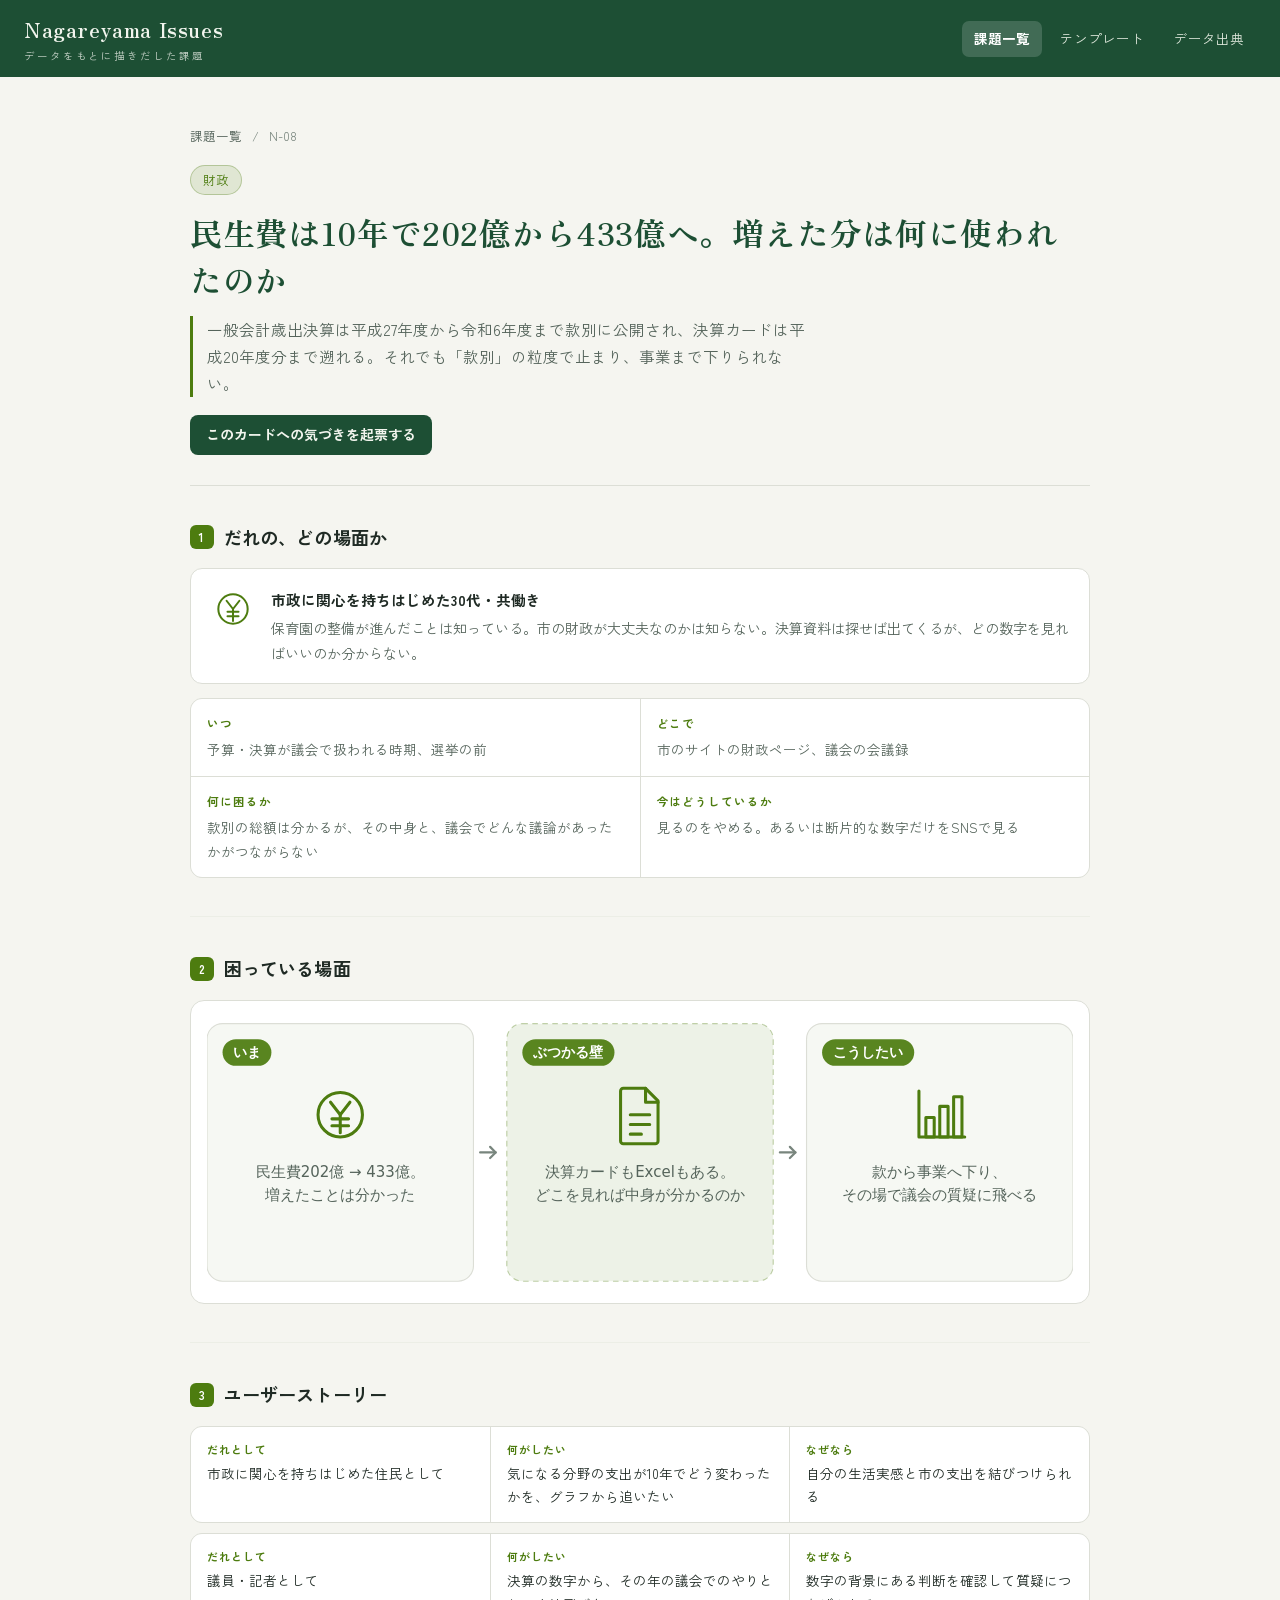
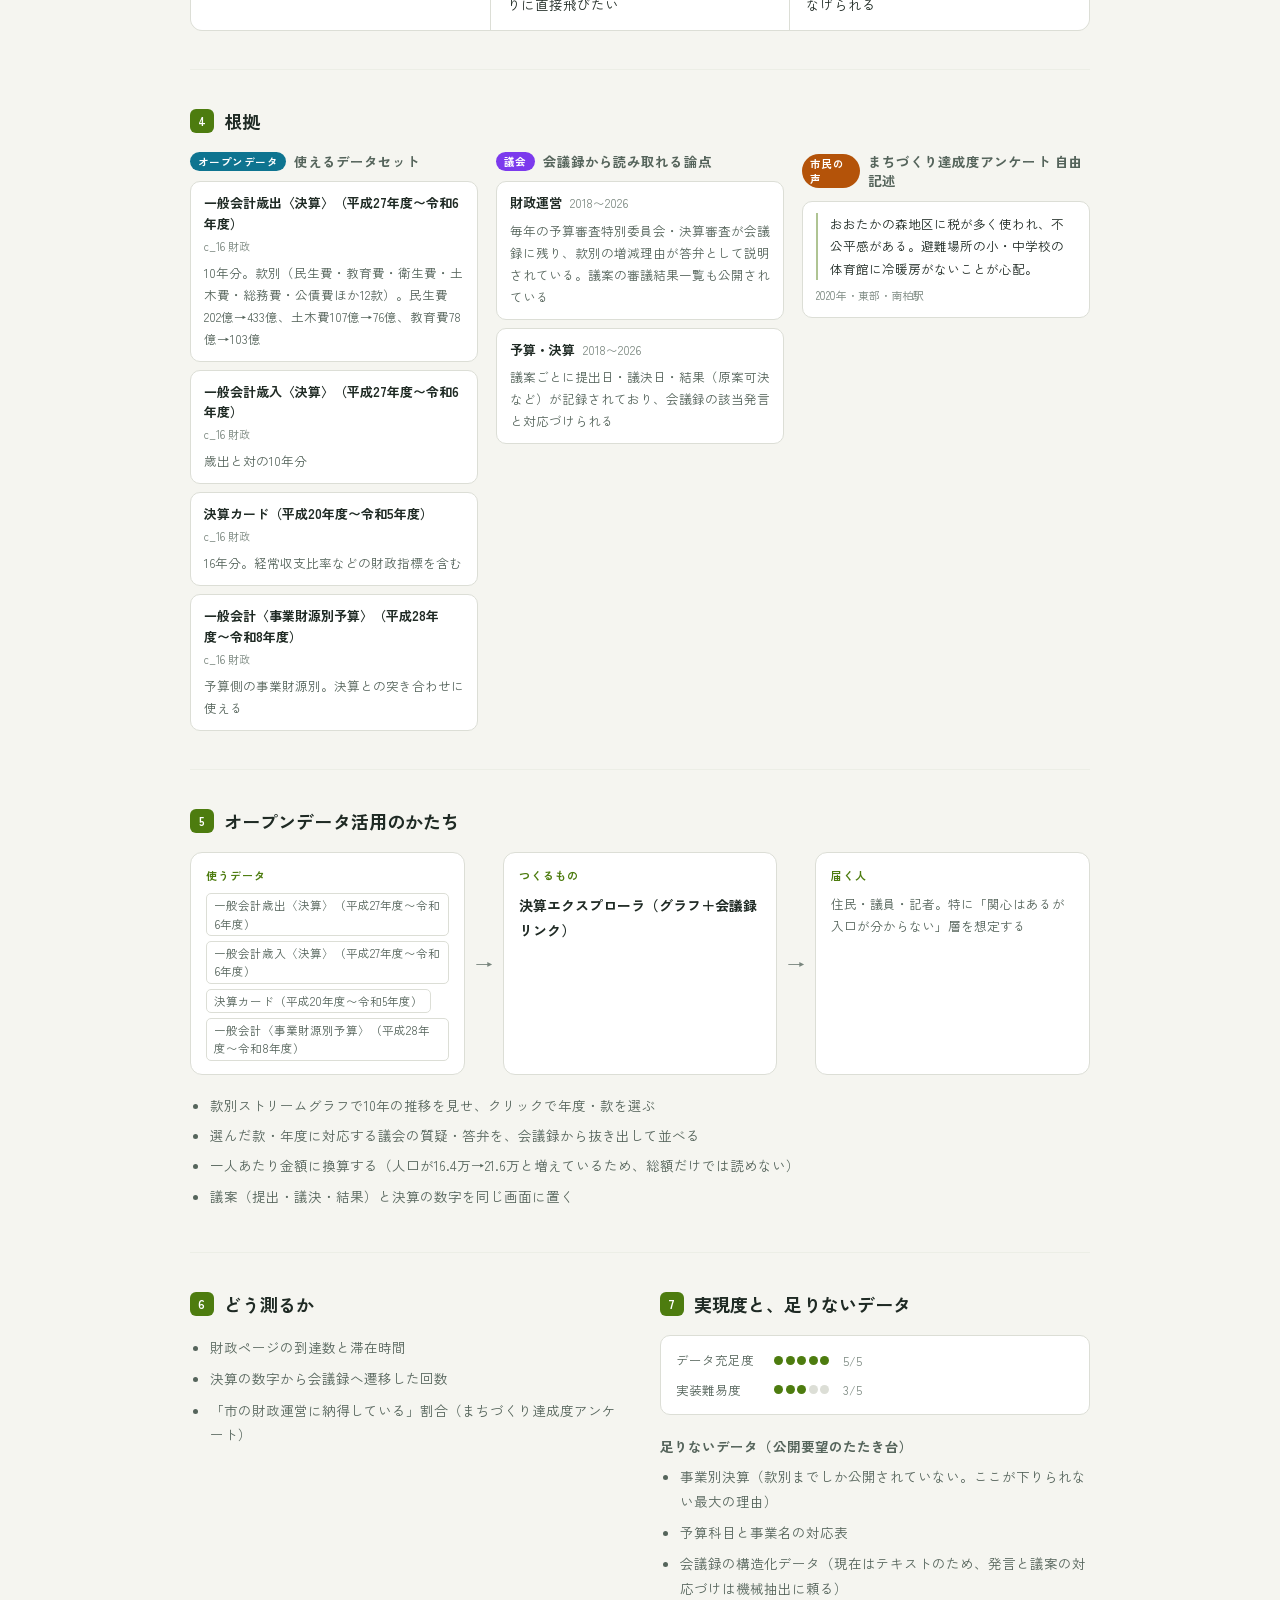
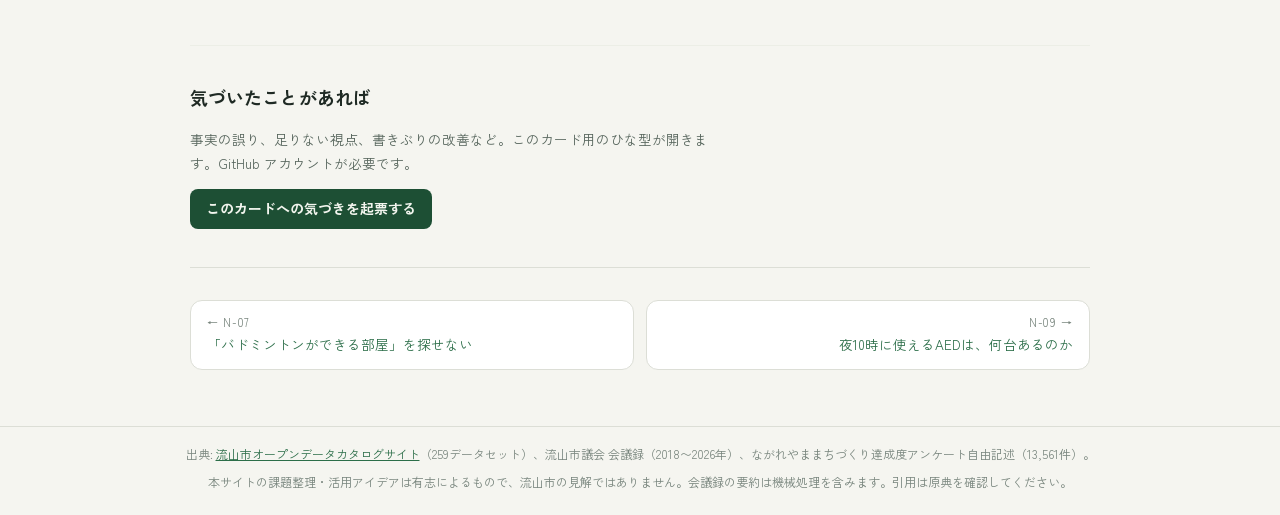
<file: docs/issues/budget-explorer.html>
<!DOCTYPE html>
<html lang="ja">
<head>
<meta charset="utf-8">
<meta name="viewport" content="width=device-width, initial-scale=1, viewport-fit=cover">
<title>N-08 民生費は10年で202億から433億へ。増えた分は何に使われたのか — Nagareyama Issues</title>
<meta name="description" content="一般会計歳出決算は平成27年度から令和6年度まで款別に公開され、決算カードは平成20年度分まで遡れる。それでも「款別」の粒度で止まり、事業まで下りられない。">
<link rel="preconnect" href="https://fonts.googleapis.com">
<link rel="preconnect" href="https://fonts.gstatic.com" crossorigin>
<link href="https://fonts.googleapis.com/css2?family=Zen+Kaku+Gothic+New:wght@400;500;700&family=Zen+Old+Mincho:wght@600;700&display=swap" rel="stylesheet">
<link rel="stylesheet" href="../assets/site.css">
<link rel="icon" href="data:image/svg+xml,%3Csvg xmlns='http://www.w3.org/2000/svg' viewBox='0 0 100 100'%3E%3Ctext y='.9em' font-size='90'%3E%F0%9F%97%BE%3C/text%3E%3C/svg%3E">
</head>
<body>
<svg xmlns="http://www.w3.org/2000/svg" width="0" height="0" style="position:absolute" aria-hidden="true"><defs><symbol id="i-elder" viewBox="0 0 48 48" fill="none" stroke="currentColor" stroke-width="2.2" stroke-linecap="round" stroke-linejoin="round"><circle cx="17" cy="11" r="5.5"/><path d="M17 17v12M9.5 21h15M17 29l-4.5 13M17 29l4.5 13"/><path d="M33 20v23M28.5 21h4.5"/></symbol><symbol id="i-parentchild" viewBox="0 0 48 48" fill="none" stroke="currentColor" stroke-width="2.2" stroke-linecap="round" stroke-linejoin="round"><circle cx="15" cy="10" r="5"/><path d="M15 15v11M8 20h14M15 26l-4 13M15 26l4 13"/><circle cx="33" cy="21" r="4"/><path d="M33 25v7M28 28h10M33 32l-2.5 8M33 32l2.5 8"/><path d="M22 28h6"/></symbol><symbol id="i-people" viewBox="0 0 48 48" fill="none" stroke="currentColor" stroke-width="2.2" stroke-linecap="round" stroke-linejoin="round"><circle cx="12" cy="14" r="4.5"/><path d="M5 34c0-5 3-9 7-9s7 4 7 9"/><circle cx="36" cy="14" r="4.5"/><path d="M29 34c0-5 3-9 7-9s7 4 7 9"/><circle cx="24" cy="20" r="5.5"/><path d="M15 42c0-6 4-11 9-11s9 5 9 11"/></symbol><symbol id="i-bus" viewBox="0 0 48 48" fill="none" stroke="currentColor" stroke-width="2.2" stroke-linecap="round" stroke-linejoin="round"><rect x="6" y="10" width="36" height="23" rx="4"/><path d="M6 21h36M15 15v6M24 15v6M33 15v6"/><circle cx="14" cy="37" r="3.5"/><circle cx="34" cy="37" r="3.5"/></symbol><symbol id="i-busstop" viewBox="0 0 48 48" fill="none" stroke="currentColor" stroke-width="2.2" stroke-linecap="round" stroke-linejoin="round"><rect x="11" y="5" width="26" height="14" rx="3"/><path d="M24 19v25M16 44h16"/><path d="M17 12h14"/></symbol><symbol id="i-basket" viewBox="0 0 48 48" fill="none" stroke="currentColor" stroke-width="2.2" stroke-linecap="round" stroke-linejoin="round"><path d="M9 17h30l-3.5 22a2 2 0 0 1-2 2h-19a2 2 0 0 1-2-2z"/><path d="M17 17l4-10M31 17l-4-10"/><path d="M19 24v10M29 24v10"/></symbol><symbol id="i-shop" viewBox="0 0 48 48" fill="none" stroke="currentColor" stroke-width="2.2" stroke-linecap="round" stroke-linejoin="round"><path d="M7 18h34v21a2 2 0 0 1-2 2H9a2 2 0 0 1-2-2z"/><path d="M6 18l4-9h28l4 9"/><path d="M19 41V28h10v13"/></symbol><symbol id="i-home" viewBox="0 0 48 48" fill="none" stroke="currentColor" stroke-width="2.2" stroke-linecap="round" stroke-linejoin="round"><path d="M7 23L24 9l17 14"/><path d="M12 22v18h24V22"/><path d="M20 40V29h8v11"/></symbol><symbol id="i-building" viewBox="0 0 48 48" fill="none" stroke="currentColor" stroke-width="2.2" stroke-linecap="round" stroke-linejoin="round"><rect x="11" y="6" width="26" height="36" rx="2"/><path d="M17 14h4M27 14h4M17 22h4M27 22h4M17 30h4M27 30h4"/><path d="M20 42v-6h8v6"/></symbol><symbol id="i-school" viewBox="0 0 48 48" fill="none" stroke="currentColor" stroke-width="2.2" stroke-linecap="round" stroke-linejoin="round"><path d="M8 21L24 11l16 10"/><path d="M11 21v20h26V21"/><path d="M24 11V4h8v5h-8"/><path d="M20 41V30h8v11"/></symbol><symbol id="i-hospital" viewBox="0 0 48 48" fill="none" stroke="currentColor" stroke-width="2.2" stroke-linecap="round" stroke-linejoin="round"><rect x="8" y="13" width="32" height="29" rx="3"/><path d="M24 20v15M16.5 27.5h15"/><path d="M17 13V7h14v6"/></symbol><symbol id="i-heart" viewBox="0 0 48 48" fill="none" stroke="currentColor" stroke-width="2.2" stroke-linecap="round" stroke-linejoin="round"><path d="M24 41C10 31 7 22 13 16.5c4.6-4.2 9.7-.8 11 3 1.3-3.8 6.4-7.2 11-3C41 22 38 31 24 41z"/><path d="M25 19l-4.5 8h6l-3.5 8"/></symbol><symbol id="i-flood" viewBox="0 0 48 48" fill="none" stroke="currentColor" stroke-width="2.2" stroke-linecap="round" stroke-linejoin="round"><path d="M13 25l11-10 11 10"/><path d="M17 25v8M31 25v8"/><path d="M5 34c4-4 8-4 12 0s8 4 12 0 8-4 12 0"/><path d="M5 42c4-4 8-4 12 0s8 4 12 0 8-4 12 0"/></symbol><symbol id="i-shelter" viewBox="0 0 48 48" fill="none" stroke="currentColor" stroke-width="2.2" stroke-linecap="round" stroke-linejoin="round"><path d="M8 20L24 8l16 12"/><path d="M12 20v20h24V20"/><path d="M24 40V25"/><path d="M18 31l6-6 6 6"/></symbol><symbol id="i-trash" viewBox="0 0 48 48" fill="none" stroke="currentColor" stroke-width="2.2" stroke-linecap="round" stroke-linejoin="round"><path d="M11 15h26l-2.2 25a2 2 0 0 1-2 1.8H15.2a2 2 0 0 1-2-1.8z"/><path d="M7 15h34"/><path d="M18 15v-4a2 2 0 0 1 2-2h8a2 2 0 0 1 2 2v4"/><path d="M20 22v12M28 22v12"/></symbol><symbol id="i-calendar" viewBox="0 0 48 48" fill="none" stroke="currentColor" stroke-width="2.2" stroke-linecap="round" stroke-linejoin="round"><rect x="7" y="11" width="34" height="31" rx="3"/><path d="M7 21h34M16 6v9M32 6v9"/><circle cx="17" cy="29" r="1.8"/><circle cx="24" cy="29" r="1.8"/><circle cx="31" cy="29" r="1.8"/><circle cx="17" cy="36" r="1.8"/></symbol><symbol id="i-clock" viewBox="0 0 48 48" fill="none" stroke="currentColor" stroke-width="2.2" stroke-linecap="round" stroke-linejoin="round"><circle cx="24" cy="24" r="17"/><path d="M24 12v12l8 6"/></symbol><symbol id="i-map" viewBox="0 0 48 48" fill="none" stroke="currentColor" stroke-width="2.2" stroke-linecap="round" stroke-linejoin="round"><path d="M6 14l12-5 12 5 12-5v25l-12 5-12-5-12 5z"/><path d="M18 9v25M30 14v25"/></symbol><symbol id="i-coin" viewBox="0 0 48 48" fill="none" stroke="currentColor" stroke-width="2.2" stroke-linecap="round" stroke-linejoin="round"><circle cx="24" cy="24" r="16"/><path d="M17 15l7 9 7-9"/><path d="M24 24v13M18 27h12M18 32h12"/></symbol><symbol id="i-doc" viewBox="0 0 48 48" fill="none" stroke="currentColor" stroke-width="2.2" stroke-linecap="round" stroke-linejoin="round"><path d="M12 5h16l9 9v29a2 2 0 0 1-2 2H12a2 2 0 0 1-2-2V7a2 2 0 0 1 2-2z"/><path d="M28 5v10h9"/><path d="M17 24h14M17 31h14M17 38h8"/></symbol><symbol id="i-phone" viewBox="0 0 48 48" fill="none" stroke="currentColor" stroke-width="2.2" stroke-linecap="round" stroke-linejoin="round"><rect x="14" y="4" width="20" height="40" rx="4"/><path d="M20 9h8"/><circle cx="24" cy="38" r="2"/></symbol><symbol id="i-search" viewBox="0 0 48 48" fill="none" stroke="currentColor" stroke-width="2.2" stroke-linecap="round" stroke-linejoin="round"><circle cx="21" cy="21" r="13"/><path d="M30.5 30.5L42 42"/></symbol><symbol id="i-question" viewBox="0 0 48 48" fill="none" stroke="currentColor" stroke-width="2.2" stroke-linecap="round" stroke-linejoin="round"><circle cx="24" cy="24" r="17"/><path d="M19 19a5 5 0 1 1 6.5 4.8c-1 .4-1.5 1.2-1.5 2.2v2"/><circle cx="24" cy="34" r="1.8"/></symbol><symbol id="i-alert" viewBox="0 0 48 48" fill="none" stroke="currentColor" stroke-width="2.2" stroke-linecap="round" stroke-linejoin="round"><path d="M24 7l19 33H5z"/><path d="M24 19v11"/><circle cx="24" cy="35" r="1.8"/></symbol><symbol id="i-wall" viewBox="0 0 48 48" fill="none" stroke="currentColor" stroke-width="2.2" stroke-linecap="round" stroke-linejoin="round"><rect x="6" y="11" width="36" height="26" rx="2"/><path d="M6 20h36M6 28h36"/><path d="M18 11v9M30 11v9M13 20v8M25 20v8M37 20v8M18 28v9M30 28v9"/></symbol><symbol id="i-chart" viewBox="0 0 48 48" fill="none" stroke="currentColor" stroke-width="2.2" stroke-linecap="round" stroke-linejoin="round"><path d="M9 7v33h33"/><rect x="14" y="26" width="6" height="14"/><rect x="24" y="18" width="6" height="22"/><rect x="34" y="11" width="6" height="29"/></symbol><symbol id="i-park" viewBox="0 0 48 48" fill="none" stroke="currentColor" stroke-width="2.2" stroke-linecap="round" stroke-linejoin="round"><path d="M24 42V26"/><circle cx="24" cy="18" r="11"/><path d="M24 30l-7-6M24 33l7-6"/></symbol><symbol id="i-bicycle" viewBox="0 0 48 48" fill="none" stroke="currentColor" stroke-width="2.2" stroke-linecap="round" stroke-linejoin="round"><circle cx="12" cy="33" r="8"/><circle cx="36" cy="33" r="8"/><path d="M12 33l8-14h9M20 19l10 14M27 19h7"/></symbol><symbol id="i-car" viewBox="0 0 48 48" fill="none" stroke="currentColor" stroke-width="2.2" stroke-linecap="round" stroke-linejoin="round"><path d="M9 29l4-11a3 3 0 0 1 3-2h16a3 3 0 0 1 3 2l4 11"/><rect x="6" y="29" width="36" height="9" rx="3"/><circle cx="15" cy="40" r="2.5"/><circle cx="33" cy="40" r="2.5"/></symbol></defs></svg>
<header class="header">
  <a class="brand" href="../index.html">Nagareyama Issues<small>データをもとに描きだした課題</small></a>
  <nav class="nav" aria-label="メインメニュー">
    <a class="nav-link active" href="../index.html">課題一覧</a>
    <a class="nav-link" href="../template.html">テンプレート</a>
    <a class="nav-link" href="../sources.html">データ出典</a>
  </nav>
</header>
<main>

<article class="issue" style="--c:#4d7c0f">
  <nav class="crumbs"><a href="../index.html">課題一覧</a> <span>/</span> N-08</nav>

  <header class="issue-head">
    <span class="card-theme big">財政</span>
    <h1>民生費は10年で202億から433億へ。増えた分は何に使われたのか</h1>
    <p class="issue-catch">一般会計歳出決算は平成27年度から令和6年度まで款別に公開され、決算カードは平成20年度分まで遡れる。それでも「款別」の粒度で止まり、事業まで下りられない。</p>
    <p class="issue-actions"><a class="gh-issue" href="https://github.com/code-collection-nagareyama/nagareyama-issues/issues/new?template=n-08-budget-explorer.yml&amp;title=%5BN-08%5D%20" target="_blank" rel="noopener noreferrer">このカードへの気づきを起票する</a></p>
  </header>

  <section class="block persona-block">
    <h2><span class="n">1</span>だれの、どの場面か</h2>
    <div class="persona">
      <span class="persona-ico"><svg width="44" height="44" viewBox="0 0 48 48" aria-hidden="true"><use href="#i-coin"/></svg></span>
      <div>
        <div class="persona-label">市政に関心を持ちはじめた30代・共働き</div>
        <p>保育園の整備が進んだことは知っている。市の財政が大丈夫なのかは知らない。決算資料は探せば出てくるが、どの数字を見ればいいのか分からない。</p>
      </div>
    </div>
    <dl class="pain">
      <div><dt>いつ</dt><dd>予算・決算が議会で扱われる時期、選挙の前</dd></div>
      <div><dt>どこで</dt><dd>市のサイトの財政ページ、議会の会議録</dd></div>
      <div><dt>何に困るか</dt><dd>款別の総額は分かるが、その中身と、議会でどんな議論があったかがつながらない</dd></div>
      <div><dt>今はどうしているか</dt><dd>見るのをやめる。あるいは断片的な数字だけをSNSで見る</dd></div>
    </dl>
  </section>

  <section class="block">
    <h2><span class="n">2</span>困っている場面</h2>
    <div class="scene-wrap"><svg class="scene" viewBox="0 0 780 244" role="img" aria-label="困っている場面の3コマ図" xmlns="http://www.w3.org/2000/svg"><g class="pnl pnl-now" transform="translate(0,6)"><rect class="pnl-bg" x="0" y="0" width="240" height="232" rx="14"/><rect class="pnl-tab" x="14" y="14" width="44" height="24" rx="12"/><text class="pnl-tablabel" x="36.0" y="30" text-anchor="middle">いま</text><g class="pnl-icon" transform="translate(90.0,52)"><svg x="0" y="0" width="60" height="60" viewBox="0 0 48 48"><use href="#i-coin"/></svg></g><text class="pnl-text" x="120.0" y="138" text-anchor="middle">民生費202億 → 433億。</text><text class="pnl-text" x="120.0" y="159" text-anchor="middle">増えたことは分かった</text></g><g class="arrow"><path d="M246 122h14"/><path d="M255 117l5 5-5 5"/></g><g class="pnl pnl-wall" transform="translate(270,6)"><rect class="pnl-bg" x="0" y="0" width="240" height="232" rx="14"/><rect class="pnl-tab" x="14" y="14" width="83" height="24" rx="12"/><text class="pnl-tablabel" x="55.5" y="30" text-anchor="middle">ぶつかる壁</text><g class="pnl-icon" transform="translate(90.0,52)"><svg x="0" y="0" width="60" height="60" viewBox="0 0 48 48"><use href="#i-doc"/></svg></g><text class="pnl-text" x="120.0" y="138" text-anchor="middle">決算カードもExcelもある。</text><text class="pnl-text" x="120.0" y="159" text-anchor="middle">どこを見れば中身が分かるのか</text></g><g class="arrow"><path d="M516 122h14"/><path d="M525 117l5 5-5 5"/></g><g class="pnl pnl-wish" transform="translate(540,6)"><rect class="pnl-bg" x="0" y="0" width="240" height="232" rx="14"/><rect class="pnl-tab" x="14" y="14" width="83" height="24" rx="12"/><text class="pnl-tablabel" x="55.5" y="30" text-anchor="middle">こうしたい</text><g class="pnl-icon" transform="translate(90.0,52)"><svg x="0" y="0" width="60" height="60" viewBox="0 0 48 48"><use href="#i-chart"/></svg></g><text class="pnl-text" x="120.0" y="138" text-anchor="middle">款から事業へ下り、</text><text class="pnl-text" x="120.0" y="159" text-anchor="middle">その場で議会の質疑に飛べる</text></g></svg></div>
  </section>

  <section class="block">
    <h2><span class="n">3</span>ユーザーストーリー</h2>
    <ul class="stories"><li class="story">
  <span class="story-part"><span class="story-k">だれとして</span>市政に関心を持ちはじめた住民として</span>
  <span class="story-part"><span class="story-k">何がしたい</span>気になる分野の支出が10年でどう変わったかを、グラフから追いたい</span>
  <span class="story-part"><span class="story-k">なぜなら</span>自分の生活実感と市の支出を結びつけられる</span>
</li><li class="story">
  <span class="story-part"><span class="story-k">だれとして</span>議員・記者として</span>
  <span class="story-part"><span class="story-k">何がしたい</span>決算の数字から、その年の議会でのやりとりに直接飛びたい</span>
  <span class="story-part"><span class="story-k">なぜなら</span>数字の背景にある判断を確認して質疑につなげられる</span>
</li></ul>
  </section>

  <section class="block">
    <h2><span class="n">4</span>根拠</h2>
    <div class="evidence">
      <div class="ev-col">
        <h3><span class="ev-tag t-od">オープンデータ</span>使えるデータセット</h3>
        <ul class="ev-list"><li><div class="ev-name">一般会計歳出〈決算〉（平成27年度〜令和6年度）</div><div class="ev-cat">c_16 財政</div><div class="ev-fact">10年分。款別（民生費・教育費・衛生費・土木費・総務費・公債費ほか12款）。民生費202億→433億、土木費107億→76億、教育費78億→103億</div></li><li><div class="ev-name">一般会計歳入〈決算〉（平成27年度〜令和6年度）</div><div class="ev-cat">c_16 財政</div><div class="ev-fact">歳出と対の10年分</div></li><li><div class="ev-name">決算カード（平成20年度〜令和5年度）</div><div class="ev-cat">c_16 財政</div><div class="ev-fact">16年分。経常収支比率などの財政指標を含む</div></li><li><div class="ev-name">一般会計〈事業財源別予算〉（平成28年度〜令和8年度）</div><div class="ev-cat">c_16 財政</div><div class="ev-fact">予算側の事業財源別。決算との突き合わせに使える</div></li></ul>
      </div>
      <div class="ev-col">
        <h3><span class="ev-tag t-council">議会</span>会議録から読み取れる論点</h3>
        <ul class="ev-list"><li><div class="ev-name">財政運営 <span class="ev-yr">2018〜2026</span></div><div class="ev-fact">毎年の予算審査特別委員会・決算審査が会議録に残り、款別の増減理由が答弁として説明されている。議案の審議結果一覧も公開されている</div></li><li><div class="ev-name">予算・決算 <span class="ev-yr">2018〜2026</span></div><div class="ev-fact">議案ごとに提出日・議決日・結果（原案可決など）が記録されており、会議録の該当発言と対応づけられる</div></li></ul>
      </div>
      <div class="ev-col"><h3><span class="ev-tag t-voice">市民の声</span>まちづくり達成度アンケート 自由記述</h3><ul class="voices"><li><blockquote>おおたかの森地区に税が多く使われ、不公平感がある。避難場所の小・中学校の体育館に冷暖房がないことが心配。</blockquote><cite>2020年・東部・南柏駅</cite></li></ul></div>
    </div>
  </section>

  <section class="block">
    <h2><span class="n">5</span>オープンデータ活用のかたち</h2>
    <div class="flow">
      <div class="flow-step">
        <div class="flow-lbl">使うデータ</div>
        <div class="flow-chips"><span class="flow-chip">一般会計歳出〈決算〉（平成27年度〜令和6年度）</span><span class="flow-chip">一般会計歳入〈決算〉（平成27年度〜令和6年度）</span><span class="flow-chip">決算カード（平成20年度〜令和5年度）</span><span class="flow-chip">一般会計〈事業財源別予算〉（平成28年度〜令和8年度）</span></div>
      </div>
      <div class="flow-arrow">→</div>
      <div class="flow-step">
        <div class="flow-lbl">つくるもの</div>
        <div class="flow-form">決算エクスプローラ（グラフ＋会議録リンク）</div>
      </div>
      <div class="flow-arrow">→</div>
      <div class="flow-step">
        <div class="flow-lbl">届く人</div>
        <div class="flow-who">住民・議員・記者。特に「関心はあるが入口が分からない」層を想定する</div>
      </div>
    </div>
    <ul class="features"><li>款別ストリームグラフで10年の推移を見せ、クリックで年度・款を選ぶ</li><li>選んだ款・年度に対応する議会の質疑・答弁を、会議録から抜き出して並べる</li><li>一人あたり金額に換算する（人口が16.4万→21.6万と増えているため、総額だけでは読めない）</li><li>議案（提出・議決・結果）と決算の数字を同じ画面に置く</li></ul>
  </section>

  <section class="block two">
    <div>
      <h2><span class="n">6</span>どう測るか</h2>
      <ul class="kpi"><li>財政ページの到達数と滞在時間</li><li>決算の数字から会議録へ遷移した回数</li><li>「市の財政運営に納得している」割合（まちづくり達成度アンケート）</li></ul>
    </div>
    <div>
      <h2><span class="n">7</span>実現度と、足りないデータ</h2>
      <div class="feas">
        <div class="feas-row"><span>データ充足度</span><span class="meter" title="データ充足度: 5/5"><span class="dot on"></span><span class="dot on"></span><span class="dot on"></span><span class="dot on"></span><span class="dot on"></span></span><em>5/5</em></div>
        <div class="feas-row"><span>実装難易度</span><span class="meter" title="実装難易度: 3/5"><span class="dot on"></span><span class="dot on"></span><span class="dot on"></span><span class="dot"></span><span class="dot"></span></span><em>3/5</em></div>
      </div>
      <h4>足りないデータ（公開要望のたたき台）</h4>
      <ul class="missing"><li>事業別決算（款別までしか公開されていない。ここが下りられない最大の理由）</li><li>予算科目と事業名の対応表</li><li>会議録の構造化データ（現在はテキストのため、発言と議案の対応づけは機械抽出に頼る）</li></ul>
    </div>
  </section>

  <section class="block report">
    <h2>気づいたことがあれば</h2>
    <p class="sub">事実の誤り、足りない視点、書きぶりの改善など。このカード用のひな型が開きます。GitHub アカウントが必要です。</p>
    <a class="gh-issue" href="https://github.com/code-collection-nagareyama/nagareyama-issues/issues/new?template=n-08-budget-explorer.yml&amp;title=%5BN-08%5D%20" target="_blank" rel="noopener noreferrer">このカードへの気づきを起票する</a>
  </section>

  <nav class="prevnext"><a class="pn prev" href="facility-availability.html"><span>← N-07</span>「バドミントンができる部屋」を探せない</a><a class="pn next" href="aed-when-open.html"><span>N-09 →</span>夜10時に使えるAEDは、何台あるのか</a></nav>
</article>

</main>
<footer class="foot">
  <p>出典: <a href="https://www.city.nagareyama.chiba.jp/opendata/1042063/1042065.html">流山市オープンデータカタログサイト</a>（259データセット）、流山市議会 会議録（2018〜2026年）、ながれやままちづくり達成度アンケート自由記述（13,561件）。</p>
  <p>本サイトの課題整理・活用アイデアは有志によるもので、流山市の見解ではありません。会議録の要約は機械処理を含みます。引用は原典を確認してください。</p>
</footer>
<script src="../assets/site.js"></script>
</body>
</html>
</file>
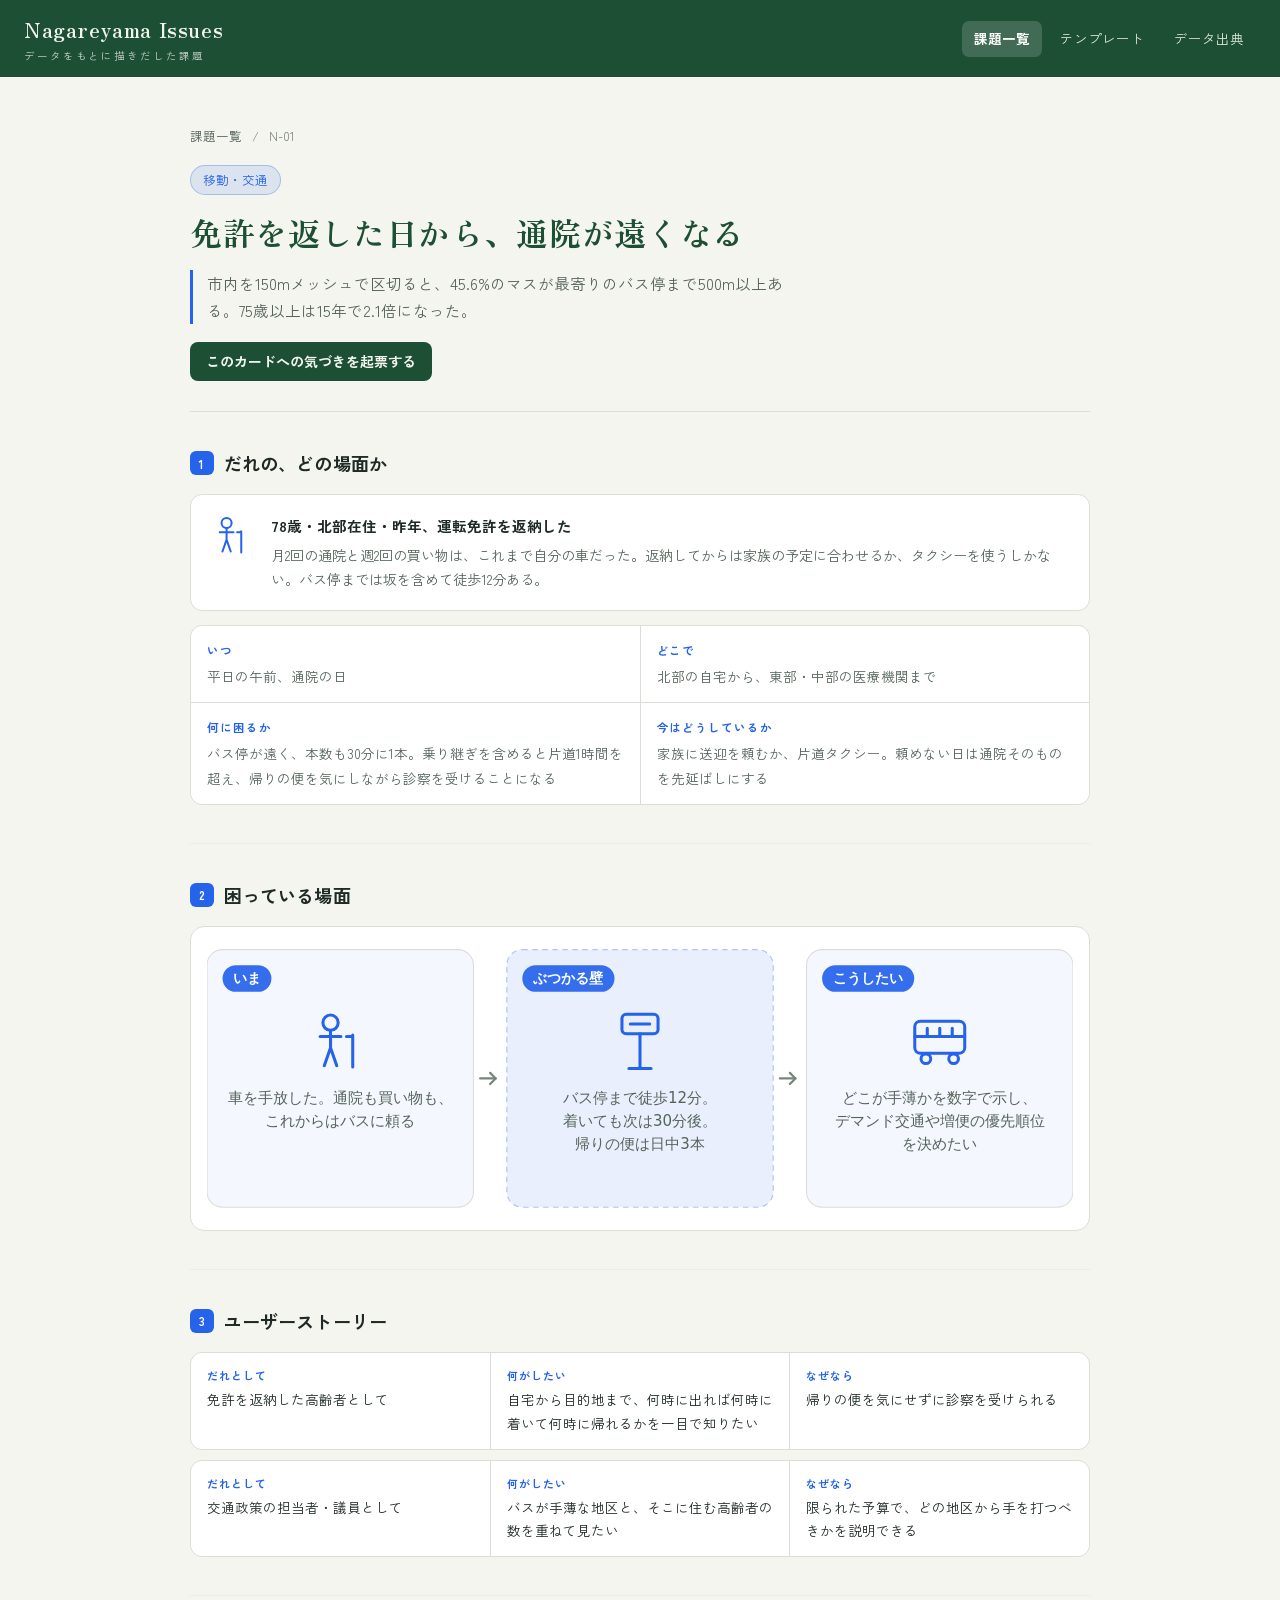
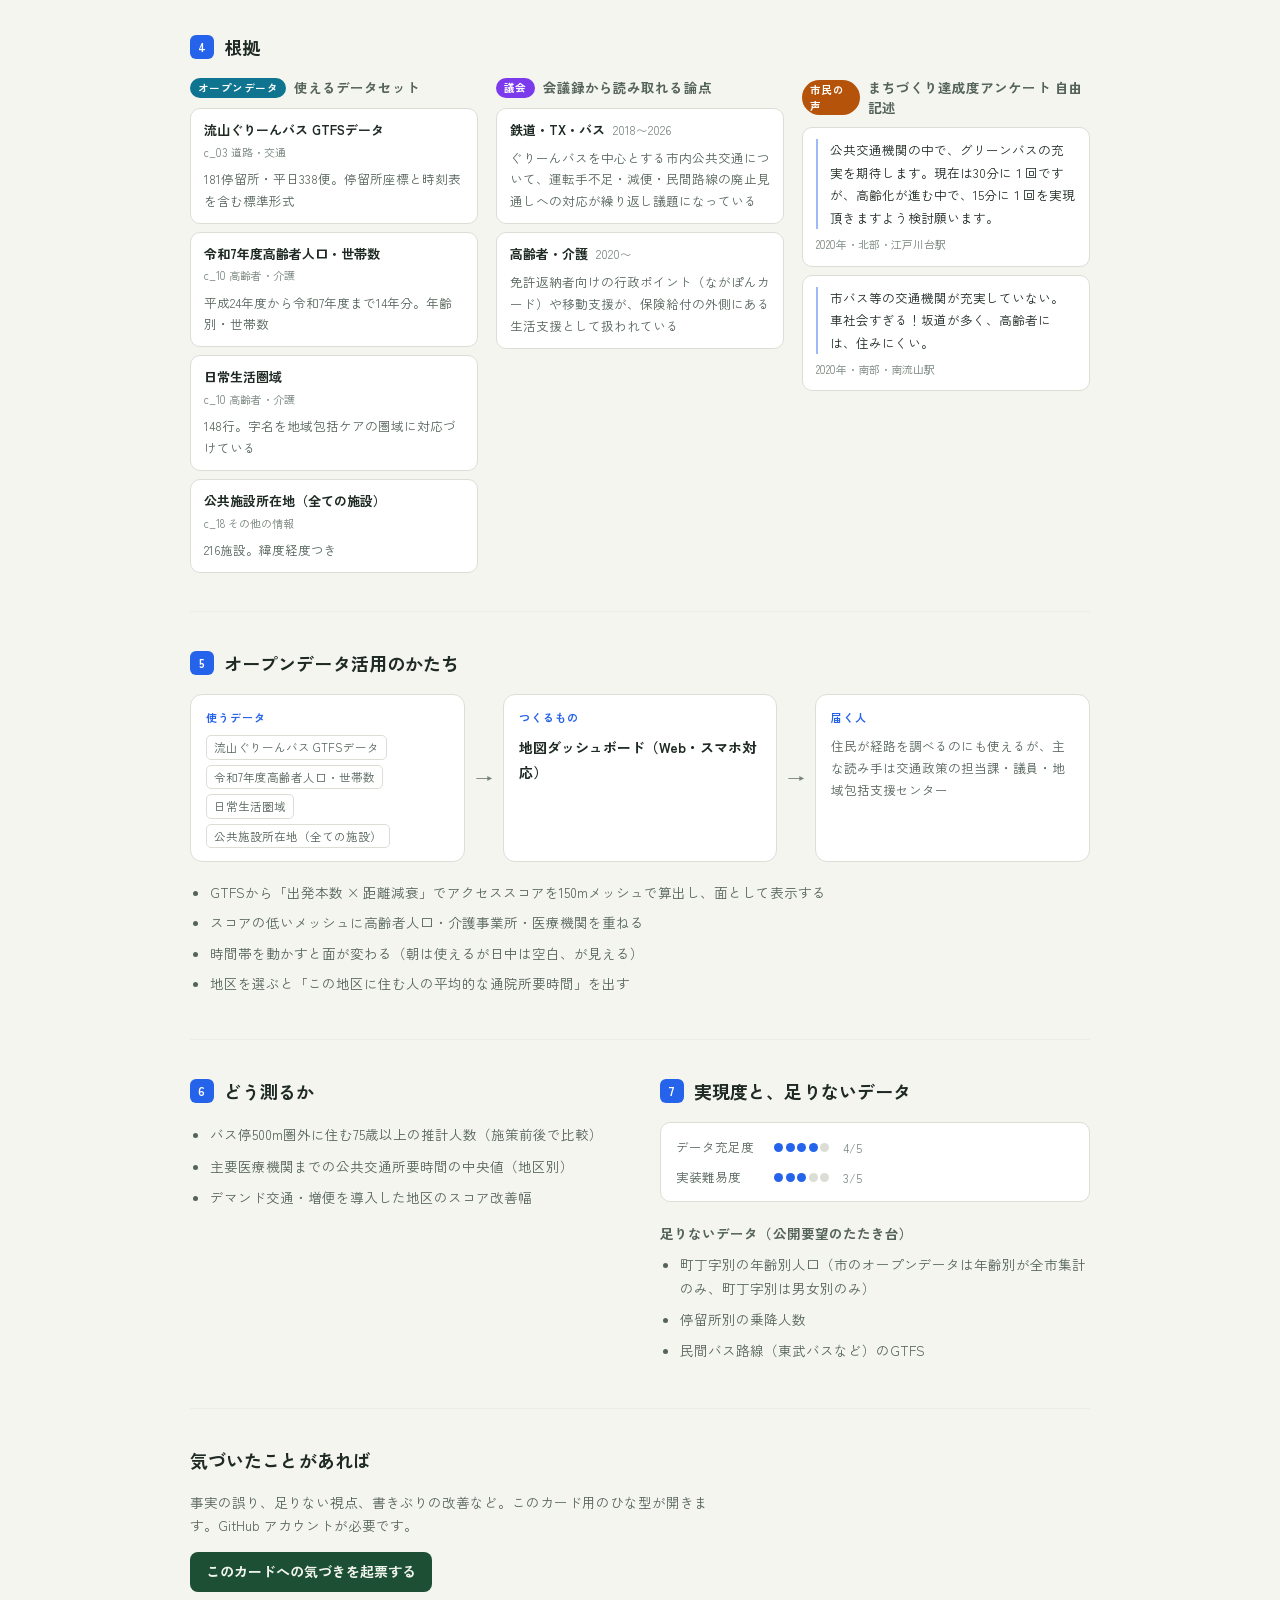
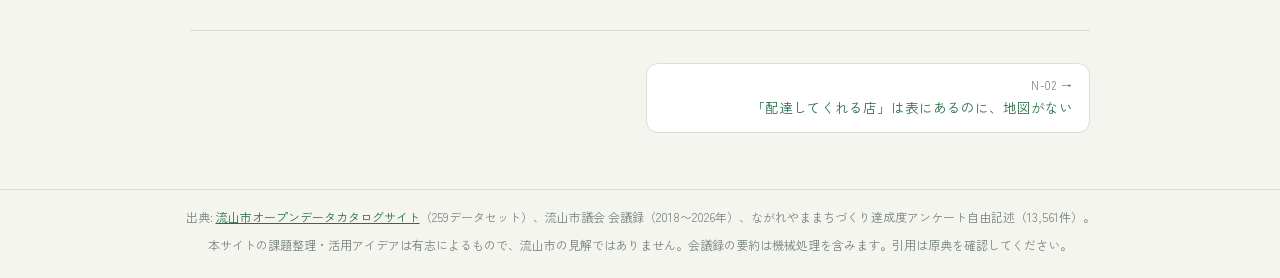
<file: docs/issues/bus-blank-area.html>
<!DOCTYPE html>
<html lang="ja">
<head>
<meta charset="utf-8">
<meta name="viewport" content="width=device-width, initial-scale=1, viewport-fit=cover">
<title>N-01 免許を返した日から、通院が遠くなる — Nagareyama Issues</title>
<meta name="description" content="市内を150mメッシュで区切ると、45.6%のマスが最寄りのバス停まで500m以上ある。75歳以上は15年で2.1倍になった。">
<link rel="preconnect" href="https://fonts.googleapis.com">
<link rel="preconnect" href="https://fonts.gstatic.com" crossorigin>
<link href="https://fonts.googleapis.com/css2?family=Zen+Kaku+Gothic+New:wght@400;500;700&family=Zen+Old+Mincho:wght@600;700&display=swap" rel="stylesheet">
<link rel="stylesheet" href="../assets/site.css">
<link rel="icon" href="data:image/svg+xml,%3Csvg xmlns='http://www.w3.org/2000/svg' viewBox='0 0 100 100'%3E%3Ctext y='.9em' font-size='90'%3E%F0%9F%97%BE%3C/text%3E%3C/svg%3E">
</head>
<body>
<svg xmlns="http://www.w3.org/2000/svg" width="0" height="0" style="position:absolute" aria-hidden="true"><defs><symbol id="i-elder" viewBox="0 0 48 48" fill="none" stroke="currentColor" stroke-width="2.2" stroke-linecap="round" stroke-linejoin="round"><circle cx="17" cy="11" r="5.5"/><path d="M17 17v12M9.5 21h15M17 29l-4.5 13M17 29l4.5 13"/><path d="M33 20v23M28.5 21h4.5"/></symbol><symbol id="i-parentchild" viewBox="0 0 48 48" fill="none" stroke="currentColor" stroke-width="2.2" stroke-linecap="round" stroke-linejoin="round"><circle cx="15" cy="10" r="5"/><path d="M15 15v11M8 20h14M15 26l-4 13M15 26l4 13"/><circle cx="33" cy="21" r="4"/><path d="M33 25v7M28 28h10M33 32l-2.5 8M33 32l2.5 8"/><path d="M22 28h6"/></symbol><symbol id="i-people" viewBox="0 0 48 48" fill="none" stroke="currentColor" stroke-width="2.2" stroke-linecap="round" stroke-linejoin="round"><circle cx="12" cy="14" r="4.5"/><path d="M5 34c0-5 3-9 7-9s7 4 7 9"/><circle cx="36" cy="14" r="4.5"/><path d="M29 34c0-5 3-9 7-9s7 4 7 9"/><circle cx="24" cy="20" r="5.5"/><path d="M15 42c0-6 4-11 9-11s9 5 9 11"/></symbol><symbol id="i-bus" viewBox="0 0 48 48" fill="none" stroke="currentColor" stroke-width="2.2" stroke-linecap="round" stroke-linejoin="round"><rect x="6" y="10" width="36" height="23" rx="4"/><path d="M6 21h36M15 15v6M24 15v6M33 15v6"/><circle cx="14" cy="37" r="3.5"/><circle cx="34" cy="37" r="3.5"/></symbol><symbol id="i-busstop" viewBox="0 0 48 48" fill="none" stroke="currentColor" stroke-width="2.2" stroke-linecap="round" stroke-linejoin="round"><rect x="11" y="5" width="26" height="14" rx="3"/><path d="M24 19v25M16 44h16"/><path d="M17 12h14"/></symbol><symbol id="i-basket" viewBox="0 0 48 48" fill="none" stroke="currentColor" stroke-width="2.2" stroke-linecap="round" stroke-linejoin="round"><path d="M9 17h30l-3.5 22a2 2 0 0 1-2 2h-19a2 2 0 0 1-2-2z"/><path d="M17 17l4-10M31 17l-4-10"/><path d="M19 24v10M29 24v10"/></symbol><symbol id="i-shop" viewBox="0 0 48 48" fill="none" stroke="currentColor" stroke-width="2.2" stroke-linecap="round" stroke-linejoin="round"><path d="M7 18h34v21a2 2 0 0 1-2 2H9a2 2 0 0 1-2-2z"/><path d="M6 18l4-9h28l4 9"/><path d="M19 41V28h10v13"/></symbol><symbol id="i-home" viewBox="0 0 48 48" fill="none" stroke="currentColor" stroke-width="2.2" stroke-linecap="round" stroke-linejoin="round"><path d="M7 23L24 9l17 14"/><path d="M12 22v18h24V22"/><path d="M20 40V29h8v11"/></symbol><symbol id="i-building" viewBox="0 0 48 48" fill="none" stroke="currentColor" stroke-width="2.2" stroke-linecap="round" stroke-linejoin="round"><rect x="11" y="6" width="26" height="36" rx="2"/><path d="M17 14h4M27 14h4M17 22h4M27 22h4M17 30h4M27 30h4"/><path d="M20 42v-6h8v6"/></symbol><symbol id="i-school" viewBox="0 0 48 48" fill="none" stroke="currentColor" stroke-width="2.2" stroke-linecap="round" stroke-linejoin="round"><path d="M8 21L24 11l16 10"/><path d="M11 21v20h26V21"/><path d="M24 11V4h8v5h-8"/><path d="M20 41V30h8v11"/></symbol><symbol id="i-hospital" viewBox="0 0 48 48" fill="none" stroke="currentColor" stroke-width="2.2" stroke-linecap="round" stroke-linejoin="round"><rect x="8" y="13" width="32" height="29" rx="3"/><path d="M24 20v15M16.5 27.5h15"/><path d="M17 13V7h14v6"/></symbol><symbol id="i-heart" viewBox="0 0 48 48" fill="none" stroke="currentColor" stroke-width="2.2" stroke-linecap="round" stroke-linejoin="round"><path d="M24 41C10 31 7 22 13 16.5c4.6-4.2 9.7-.8 11 3 1.3-3.8 6.4-7.2 11-3C41 22 38 31 24 41z"/><path d="M25 19l-4.5 8h6l-3.5 8"/></symbol><symbol id="i-flood" viewBox="0 0 48 48" fill="none" stroke="currentColor" stroke-width="2.2" stroke-linecap="round" stroke-linejoin="round"><path d="M13 25l11-10 11 10"/><path d="M17 25v8M31 25v8"/><path d="M5 34c4-4 8-4 12 0s8 4 12 0 8-4 12 0"/><path d="M5 42c4-4 8-4 12 0s8 4 12 0 8-4 12 0"/></symbol><symbol id="i-shelter" viewBox="0 0 48 48" fill="none" stroke="currentColor" stroke-width="2.2" stroke-linecap="round" stroke-linejoin="round"><path d="M8 20L24 8l16 12"/><path d="M12 20v20h24V20"/><path d="M24 40V25"/><path d="M18 31l6-6 6 6"/></symbol><symbol id="i-trash" viewBox="0 0 48 48" fill="none" stroke="currentColor" stroke-width="2.2" stroke-linecap="round" stroke-linejoin="round"><path d="M11 15h26l-2.2 25a2 2 0 0 1-2 1.8H15.2a2 2 0 0 1-2-1.8z"/><path d="M7 15h34"/><path d="M18 15v-4a2 2 0 0 1 2-2h8a2 2 0 0 1 2 2v4"/><path d="M20 22v12M28 22v12"/></symbol><symbol id="i-calendar" viewBox="0 0 48 48" fill="none" stroke="currentColor" stroke-width="2.2" stroke-linecap="round" stroke-linejoin="round"><rect x="7" y="11" width="34" height="31" rx="3"/><path d="M7 21h34M16 6v9M32 6v9"/><circle cx="17" cy="29" r="1.8"/><circle cx="24" cy="29" r="1.8"/><circle cx="31" cy="29" r="1.8"/><circle cx="17" cy="36" r="1.8"/></symbol><symbol id="i-clock" viewBox="0 0 48 48" fill="none" stroke="currentColor" stroke-width="2.2" stroke-linecap="round" stroke-linejoin="round"><circle cx="24" cy="24" r="17"/><path d="M24 12v12l8 6"/></symbol><symbol id="i-map" viewBox="0 0 48 48" fill="none" stroke="currentColor" stroke-width="2.2" stroke-linecap="round" stroke-linejoin="round"><path d="M6 14l12-5 12 5 12-5v25l-12 5-12-5-12 5z"/><path d="M18 9v25M30 14v25"/></symbol><symbol id="i-coin" viewBox="0 0 48 48" fill="none" stroke="currentColor" stroke-width="2.2" stroke-linecap="round" stroke-linejoin="round"><circle cx="24" cy="24" r="16"/><path d="M17 15l7 9 7-9"/><path d="M24 24v13M18 27h12M18 32h12"/></symbol><symbol id="i-doc" viewBox="0 0 48 48" fill="none" stroke="currentColor" stroke-width="2.2" stroke-linecap="round" stroke-linejoin="round"><path d="M12 5h16l9 9v29a2 2 0 0 1-2 2H12a2 2 0 0 1-2-2V7a2 2 0 0 1 2-2z"/><path d="M28 5v10h9"/><path d="M17 24h14M17 31h14M17 38h8"/></symbol><symbol id="i-phone" viewBox="0 0 48 48" fill="none" stroke="currentColor" stroke-width="2.2" stroke-linecap="round" stroke-linejoin="round"><rect x="14" y="4" width="20" height="40" rx="4"/><path d="M20 9h8"/><circle cx="24" cy="38" r="2"/></symbol><symbol id="i-search" viewBox="0 0 48 48" fill="none" stroke="currentColor" stroke-width="2.2" stroke-linecap="round" stroke-linejoin="round"><circle cx="21" cy="21" r="13"/><path d="M30.5 30.5L42 42"/></symbol><symbol id="i-question" viewBox="0 0 48 48" fill="none" stroke="currentColor" stroke-width="2.2" stroke-linecap="round" stroke-linejoin="round"><circle cx="24" cy="24" r="17"/><path d="M19 19a5 5 0 1 1 6.5 4.8c-1 .4-1.5 1.2-1.5 2.2v2"/><circle cx="24" cy="34" r="1.8"/></symbol><symbol id="i-alert" viewBox="0 0 48 48" fill="none" stroke="currentColor" stroke-width="2.2" stroke-linecap="round" stroke-linejoin="round"><path d="M24 7l19 33H5z"/><path d="M24 19v11"/><circle cx="24" cy="35" r="1.8"/></symbol><symbol id="i-wall" viewBox="0 0 48 48" fill="none" stroke="currentColor" stroke-width="2.2" stroke-linecap="round" stroke-linejoin="round"><rect x="6" y="11" width="36" height="26" rx="2"/><path d="M6 20h36M6 28h36"/><path d="M18 11v9M30 11v9M13 20v8M25 20v8M37 20v8M18 28v9M30 28v9"/></symbol><symbol id="i-chart" viewBox="0 0 48 48" fill="none" stroke="currentColor" stroke-width="2.2" stroke-linecap="round" stroke-linejoin="round"><path d="M9 7v33h33"/><rect x="14" y="26" width="6" height="14"/><rect x="24" y="18" width="6" height="22"/><rect x="34" y="11" width="6" height="29"/></symbol><symbol id="i-park" viewBox="0 0 48 48" fill="none" stroke="currentColor" stroke-width="2.2" stroke-linecap="round" stroke-linejoin="round"><path d="M24 42V26"/><circle cx="24" cy="18" r="11"/><path d="M24 30l-7-6M24 33l7-6"/></symbol><symbol id="i-bicycle" viewBox="0 0 48 48" fill="none" stroke="currentColor" stroke-width="2.2" stroke-linecap="round" stroke-linejoin="round"><circle cx="12" cy="33" r="8"/><circle cx="36" cy="33" r="8"/><path d="M12 33l8-14h9M20 19l10 14M27 19h7"/></symbol><symbol id="i-car" viewBox="0 0 48 48" fill="none" stroke="currentColor" stroke-width="2.2" stroke-linecap="round" stroke-linejoin="round"><path d="M9 29l4-11a3 3 0 0 1 3-2h16a3 3 0 0 1 3 2l4 11"/><rect x="6" y="29" width="36" height="9" rx="3"/><circle cx="15" cy="40" r="2.5"/><circle cx="33" cy="40" r="2.5"/></symbol></defs></svg>
<header class="header">
  <a class="brand" href="../index.html">Nagareyama Issues<small>データをもとに描きだした課題</small></a>
  <nav class="nav" aria-label="メインメニュー">
    <a class="nav-link active" href="../index.html">課題一覧</a>
    <a class="nav-link" href="../template.html">テンプレート</a>
    <a class="nav-link" href="../sources.html">データ出典</a>
  </nav>
</header>
<main>

<article class="issue" style="--c:#2563eb">
  <nav class="crumbs"><a href="../index.html">課題一覧</a> <span>/</span> N-01</nav>

  <header class="issue-head">
    <span class="card-theme big">移動・交通</span>
    <h1>免許を返した日から、通院が遠くなる</h1>
    <p class="issue-catch">市内を150mメッシュで区切ると、45.6%のマスが最寄りのバス停まで500m以上ある。75歳以上は15年で2.1倍になった。</p>
    <p class="issue-actions"><a class="gh-issue" href="https://github.com/code-collection-nagareyama/nagareyama-issues/issues/new?template=n-01-bus-blank-area.yml&amp;title=%5BN-01%5D%20" target="_blank" rel="noopener noreferrer">このカードへの気づきを起票する</a></p>
  </header>

  <section class="block persona-block">
    <h2><span class="n">1</span>だれの、どの場面か</h2>
    <div class="persona">
      <span class="persona-ico"><svg width="44" height="44" viewBox="0 0 48 48" aria-hidden="true"><use href="#i-elder"/></svg></span>
      <div>
        <div class="persona-label">78歳・北部在住・昨年、運転免許を返納した</div>
        <p>月2回の通院と週2回の買い物は、これまで自分の車だった。返納してからは家族の予定に合わせるか、タクシーを使うしかない。バス停までは坂を含めて徒歩12分ある。</p>
      </div>
    </div>
    <dl class="pain">
      <div><dt>いつ</dt><dd>平日の午前、通院の日</dd></div>
      <div><dt>どこで</dt><dd>北部の自宅から、東部・中部の医療機関まで</dd></div>
      <div><dt>何に困るか</dt><dd>バス停が遠く、本数も30分に1本。乗り継ぎを含めると片道1時間を超え、帰りの便を気にしながら診察を受けることになる</dd></div>
      <div><dt>今はどうしているか</dt><dd>家族に送迎を頼むか、片道タクシー。頼めない日は通院そのものを先延ばしにする</dd></div>
    </dl>
  </section>

  <section class="block">
    <h2><span class="n">2</span>困っている場面</h2>
    <div class="scene-wrap"><svg class="scene" viewBox="0 0 780 244" role="img" aria-label="困っている場面の3コマ図" xmlns="http://www.w3.org/2000/svg"><g class="pnl pnl-now" transform="translate(0,6)"><rect class="pnl-bg" x="0" y="0" width="240" height="232" rx="14"/><rect class="pnl-tab" x="14" y="14" width="44" height="24" rx="12"/><text class="pnl-tablabel" x="36.0" y="30" text-anchor="middle">いま</text><g class="pnl-icon" transform="translate(90.0,52)"><svg x="0" y="0" width="60" height="60" viewBox="0 0 48 48"><use href="#i-elder"/></svg></g><text class="pnl-text" x="120.0" y="138" text-anchor="middle">車を手放した。通院も買い物も、</text><text class="pnl-text" x="120.0" y="159" text-anchor="middle">これからはバスに頼る</text></g><g class="arrow"><path d="M246 122h14"/><path d="M255 117l5 5-5 5"/></g><g class="pnl pnl-wall" transform="translate(270,6)"><rect class="pnl-bg" x="0" y="0" width="240" height="232" rx="14"/><rect class="pnl-tab" x="14" y="14" width="83" height="24" rx="12"/><text class="pnl-tablabel" x="55.5" y="30" text-anchor="middle">ぶつかる壁</text><g class="pnl-icon" transform="translate(90.0,52)"><svg x="0" y="0" width="60" height="60" viewBox="0 0 48 48"><use href="#i-busstop"/></svg></g><text class="pnl-text" x="120.0" y="138" text-anchor="middle">バス停まで徒歩12分。</text><text class="pnl-text" x="120.0" y="159" text-anchor="middle">着いても次は30分後。</text><text class="pnl-text" x="120.0" y="180" text-anchor="middle">帰りの便は日中3本</text></g><g class="arrow"><path d="M516 122h14"/><path d="M525 117l5 5-5 5"/></g><g class="pnl pnl-wish" transform="translate(540,6)"><rect class="pnl-bg" x="0" y="0" width="240" height="232" rx="14"/><rect class="pnl-tab" x="14" y="14" width="83" height="24" rx="12"/><text class="pnl-tablabel" x="55.5" y="30" text-anchor="middle">こうしたい</text><g class="pnl-icon" transform="translate(90.0,52)"><svg x="0" y="0" width="60" height="60" viewBox="0 0 48 48"><use href="#i-bus"/></svg></g><text class="pnl-text" x="120.0" y="138" text-anchor="middle">どこが手薄かを数字で示し、</text><text class="pnl-text" x="120.0" y="159" text-anchor="middle">デマンド交通や増便の優先順位</text><text class="pnl-text" x="120.0" y="180" text-anchor="middle">を決めたい</text></g></svg></div>
  </section>

  <section class="block">
    <h2><span class="n">3</span>ユーザーストーリー</h2>
    <ul class="stories"><li class="story">
  <span class="story-part"><span class="story-k">だれとして</span>免許を返納した高齢者として</span>
  <span class="story-part"><span class="story-k">何がしたい</span>自宅から目的地まで、何時に出れば何時に着いて何時に帰れるかを一目で知りたい</span>
  <span class="story-part"><span class="story-k">なぜなら</span>帰りの便を気にせずに診察を受けられる</span>
</li><li class="story">
  <span class="story-part"><span class="story-k">だれとして</span>交通政策の担当者・議員として</span>
  <span class="story-part"><span class="story-k">何がしたい</span>バスが手薄な地区と、そこに住む高齢者の数を重ねて見たい</span>
  <span class="story-part"><span class="story-k">なぜなら</span>限られた予算で、どの地区から手を打つべきかを説明できる</span>
</li></ul>
  </section>

  <section class="block">
    <h2><span class="n">4</span>根拠</h2>
    <div class="evidence">
      <div class="ev-col">
        <h3><span class="ev-tag t-od">オープンデータ</span>使えるデータセット</h3>
        <ul class="ev-list"><li><div class="ev-name">流山ぐりーんバス GTFSデータ</div><div class="ev-cat">c_03 道路・交通</div><div class="ev-fact">181停留所・平日338便。停留所座標と時刻表を含む標準形式</div></li><li><div class="ev-name">令和7年度高齢者人口・世帯数</div><div class="ev-cat">c_10 高齢者・介護</div><div class="ev-fact">平成24年度から令和7年度まで14年分。年齢別・世帯数</div></li><li><div class="ev-name">日常生活圏域</div><div class="ev-cat">c_10 高齢者・介護</div><div class="ev-fact">148行。字名を地域包括ケアの圏域に対応づけている</div></li><li><div class="ev-name">公共施設所在地（全ての施設）</div><div class="ev-cat">c_18 その他の情報</div><div class="ev-fact">216施設。緯度経度つき</div></li></ul>
      </div>
      <div class="ev-col">
        <h3><span class="ev-tag t-council">議会</span>会議録から読み取れる論点</h3>
        <ul class="ev-list"><li><div class="ev-name">鉄道・TX・バス <span class="ev-yr">2018〜2026</span></div><div class="ev-fact">ぐりーんバスを中心とする市内公共交通について、運転手不足・減便・民間路線の廃止見通しへの対応が繰り返し議題になっている</div></li><li><div class="ev-name">高齢者・介護 <span class="ev-yr">2020〜</span></div><div class="ev-fact">免許返納者向けの行政ポイント（ながぽんカード）や移動支援が、保険給付の外側にある生活支援として扱われている</div></li></ul>
      </div>
      <div class="ev-col"><h3><span class="ev-tag t-voice">市民の声</span>まちづくり達成度アンケート 自由記述</h3><ul class="voices"><li><blockquote>公共交通機関の中で、グリーンバスの充実を期待します。現在は30分に１回ですが、高齢化が進む中で、15分に１回を実現頂きますよう検討願います。</blockquote><cite>2020年・北部・江戸川台駅</cite></li><li><blockquote>市バス等の交通機関が充実していない。車社会すぎる！坂道が多く、高齢者には、住みにくい。</blockquote><cite>2020年・南部・南流山駅</cite></li></ul></div>
    </div>
  </section>

  <section class="block">
    <h2><span class="n">5</span>オープンデータ活用のかたち</h2>
    <div class="flow">
      <div class="flow-step">
        <div class="flow-lbl">使うデータ</div>
        <div class="flow-chips"><span class="flow-chip">流山ぐりーんバス GTFSデータ</span><span class="flow-chip">令和7年度高齢者人口・世帯数</span><span class="flow-chip">日常生活圏域</span><span class="flow-chip">公共施設所在地（全ての施設）</span></div>
      </div>
      <div class="flow-arrow">→</div>
      <div class="flow-step">
        <div class="flow-lbl">つくるもの</div>
        <div class="flow-form">地図ダッシュボード（Web・スマホ対応）</div>
      </div>
      <div class="flow-arrow">→</div>
      <div class="flow-step">
        <div class="flow-lbl">届く人</div>
        <div class="flow-who">住民が経路を調べるのにも使えるが、主な読み手は交通政策の担当課・議員・地域包括支援センター</div>
      </div>
    </div>
    <ul class="features"><li>GTFSから「出発本数 × 距離減衰」でアクセススコアを150mメッシュで算出し、面として表示する</li><li>スコアの低いメッシュに高齢者人口・介護事業所・医療機関を重ねる</li><li>時間帯を動かすと面が変わる（朝は使えるが日中は空白、が見える）</li><li>地区を選ぶと「この地区に住む人の平均的な通院所要時間」を出す</li></ul>
  </section>

  <section class="block two">
    <div>
      <h2><span class="n">6</span>どう測るか</h2>
      <ul class="kpi"><li>バス停500m圏外に住む75歳以上の推計人数（施策前後で比較）</li><li>主要医療機関までの公共交通所要時間の中央値（地区別）</li><li>デマンド交通・増便を導入した地区のスコア改善幅</li></ul>
    </div>
    <div>
      <h2><span class="n">7</span>実現度と、足りないデータ</h2>
      <div class="feas">
        <div class="feas-row"><span>データ充足度</span><span class="meter" title="データ充足度: 4/5"><span class="dot on"></span><span class="dot on"></span><span class="dot on"></span><span class="dot on"></span><span class="dot"></span></span><em>4/5</em></div>
        <div class="feas-row"><span>実装難易度</span><span class="meter" title="実装難易度: 3/5"><span class="dot on"></span><span class="dot on"></span><span class="dot on"></span><span class="dot"></span><span class="dot"></span></span><em>3/5</em></div>
      </div>
      <h4>足りないデータ（公開要望のたたき台）</h4>
      <ul class="missing"><li>町丁字別の年齢別人口（市のオープンデータは年齢別が全市集計のみ、町丁字別は男女別のみ）</li><li>停留所別の乗降人数</li><li>民間バス路線（東武バスなど）のGTFS</li></ul>
    </div>
  </section>

  <section class="block report">
    <h2>気づいたことがあれば</h2>
    <p class="sub">事実の誤り、足りない視点、書きぶりの改善など。このカード用のひな型が開きます。GitHub アカウントが必要です。</p>
    <a class="gh-issue" href="https://github.com/code-collection-nagareyama/nagareyama-issues/issues/new?template=n-01-bus-blank-area.yml&amp;title=%5BN-01%5D%20" target="_blank" rel="noopener noreferrer">このカードへの気づきを起票する</a>
  </section>

  <nav class="prevnext"><span></span><a class="pn next" href="shopping-access.html"><span>N-02 →</span>「配達してくれる店」は表にあるのに、地図がない</a></nav>
</article>

</main>
<footer class="foot">
  <p>出典: <a href="https://www.city.nagareyama.chiba.jp/opendata/1042063/1042065.html">流山市オープンデータカタログサイト</a>（259データセット）、流山市議会 会議録（2018〜2026年）、ながれやままちづくり達成度アンケート自由記述（13,561件）。</p>
  <p>本サイトの課題整理・活用アイデアは有志によるもので、流山市の見解ではありません。会議録の要約は機械処理を含みます。引用は原典を確認してください。</p>
</footer>
<script src="../assets/site.js"></script>
</body>
</html>
</file>
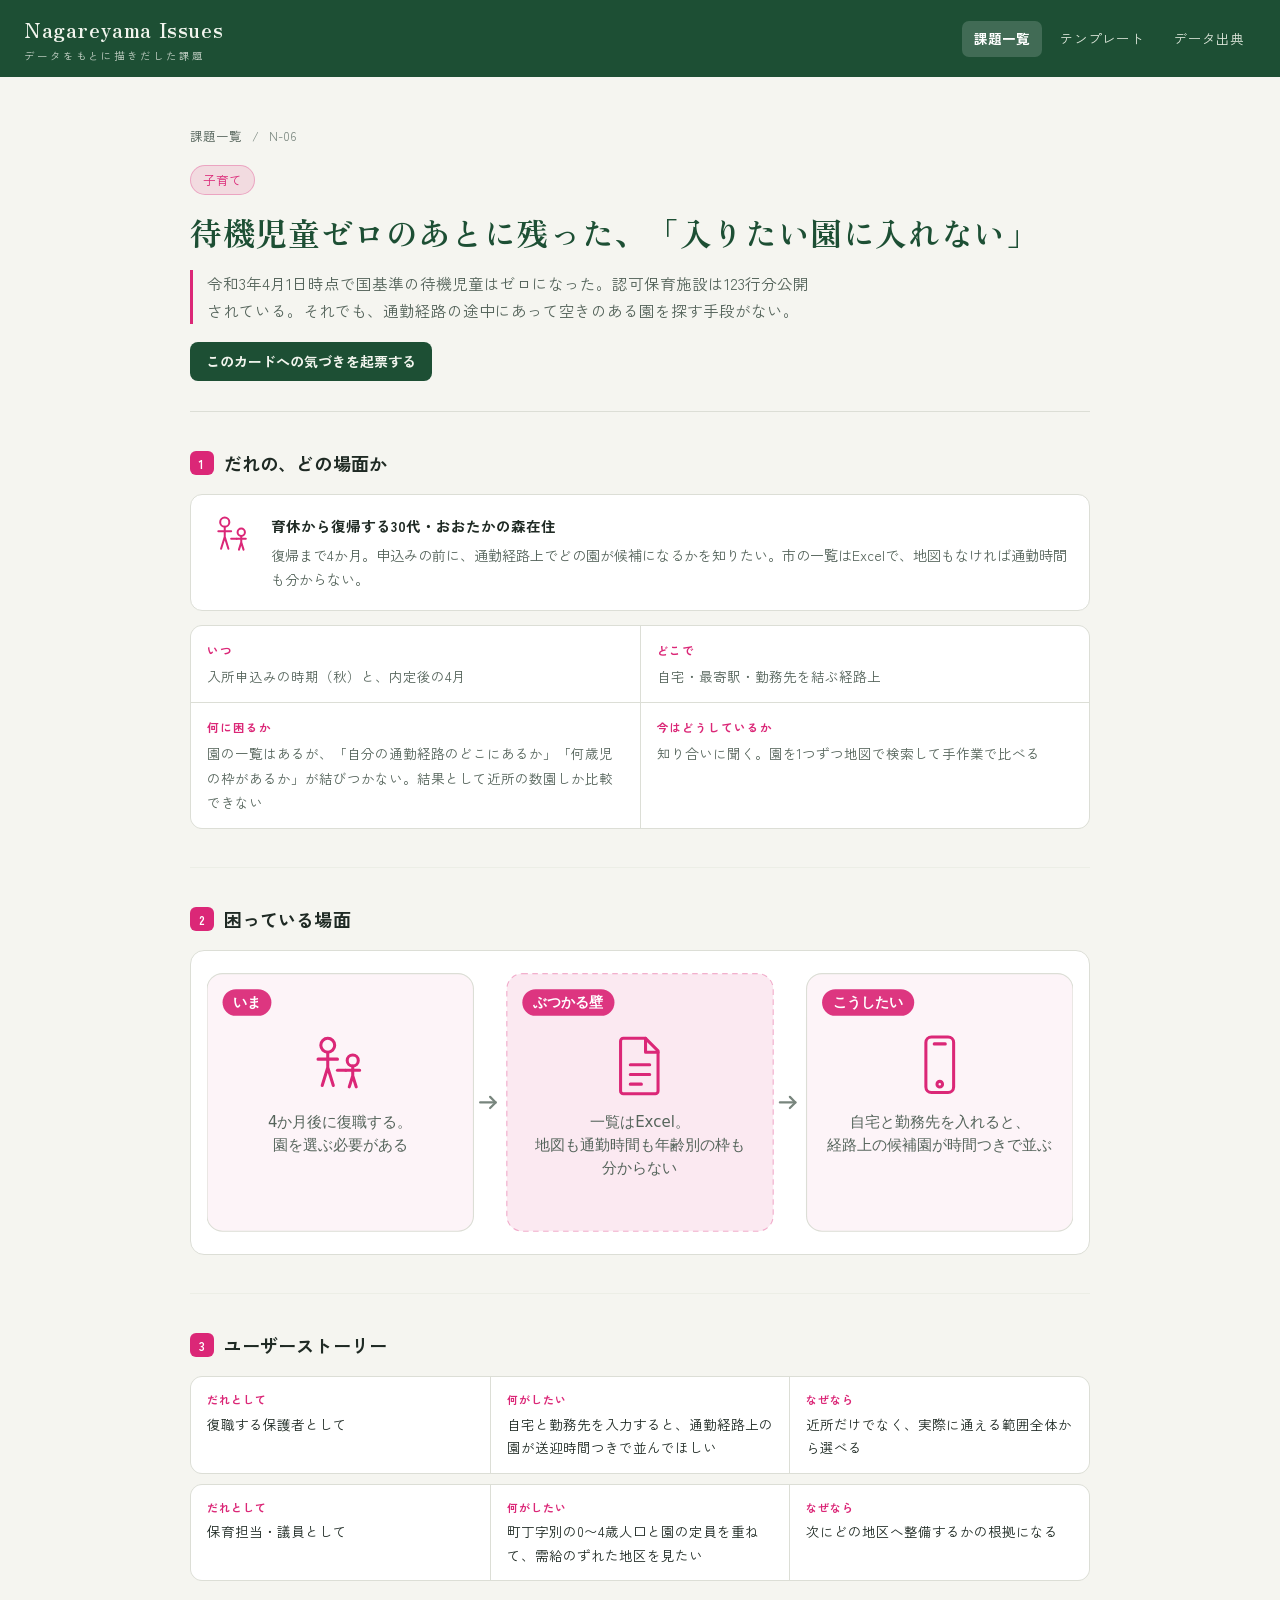
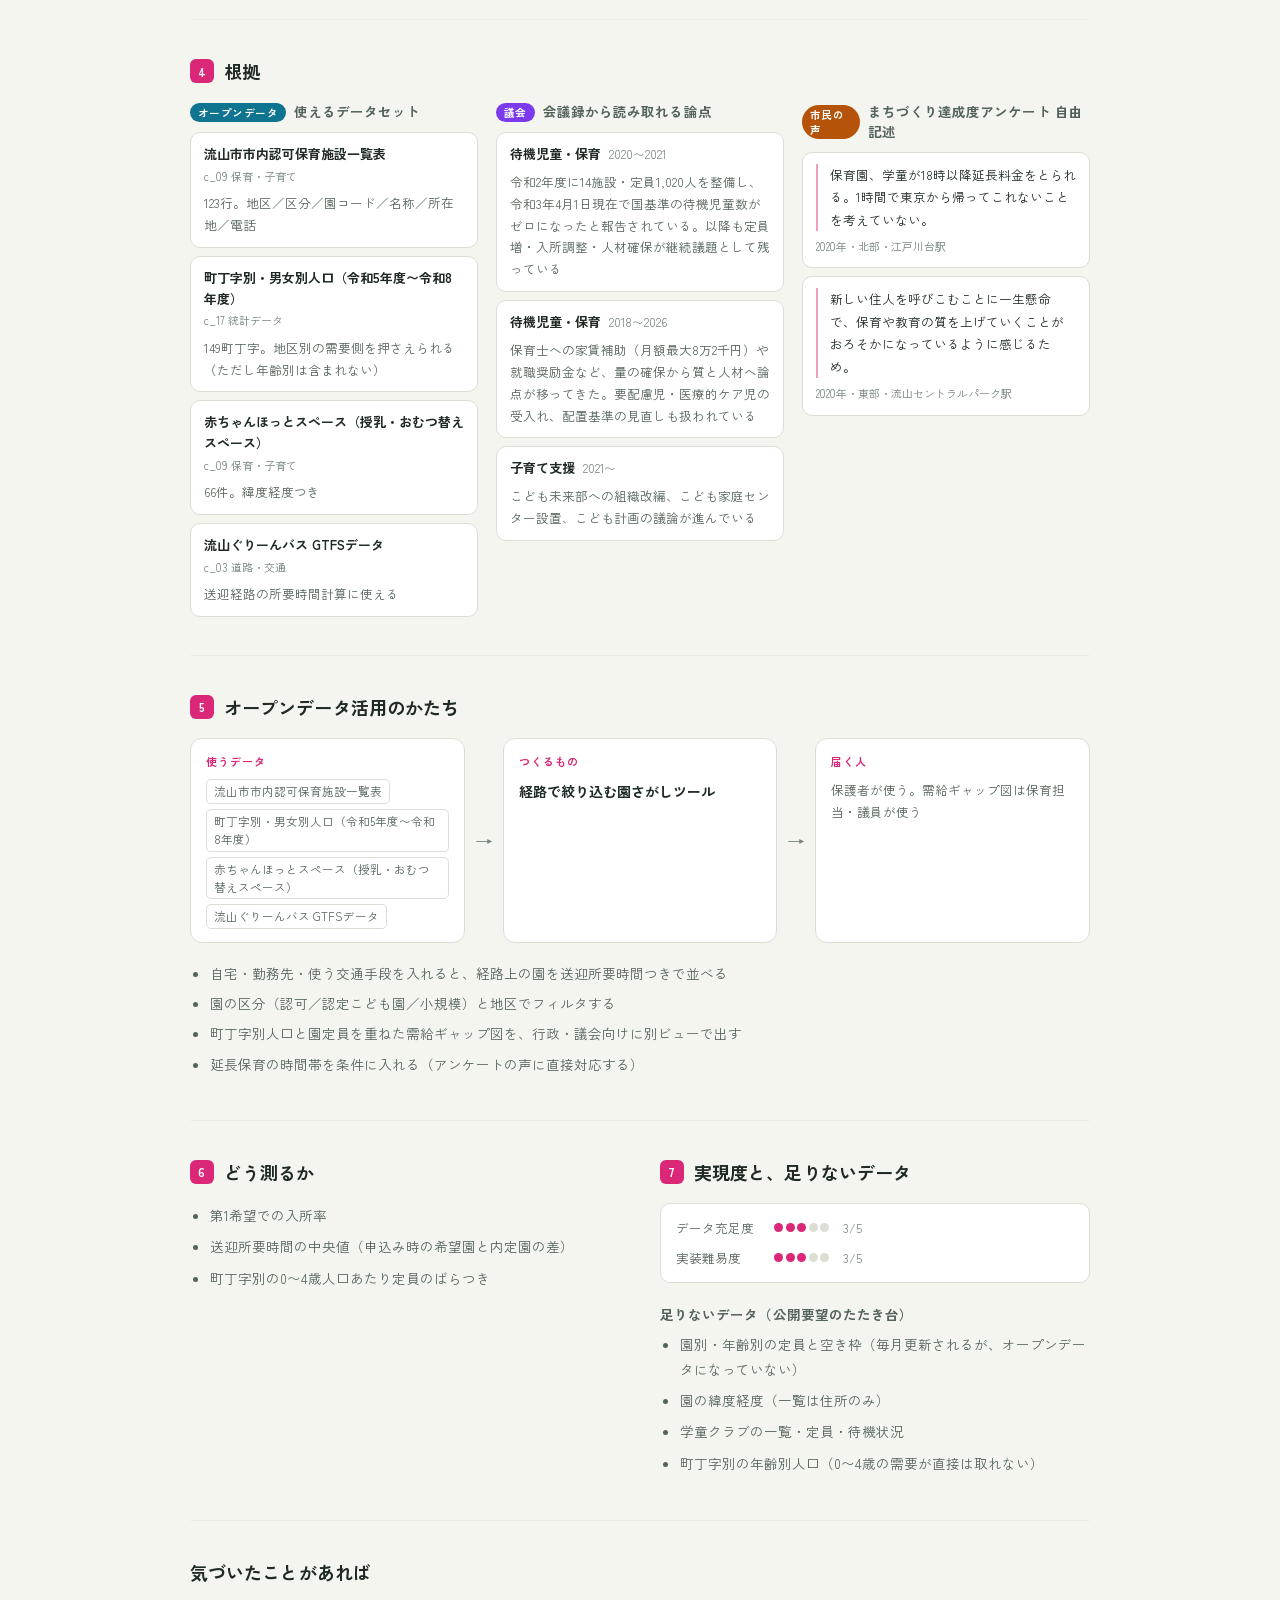
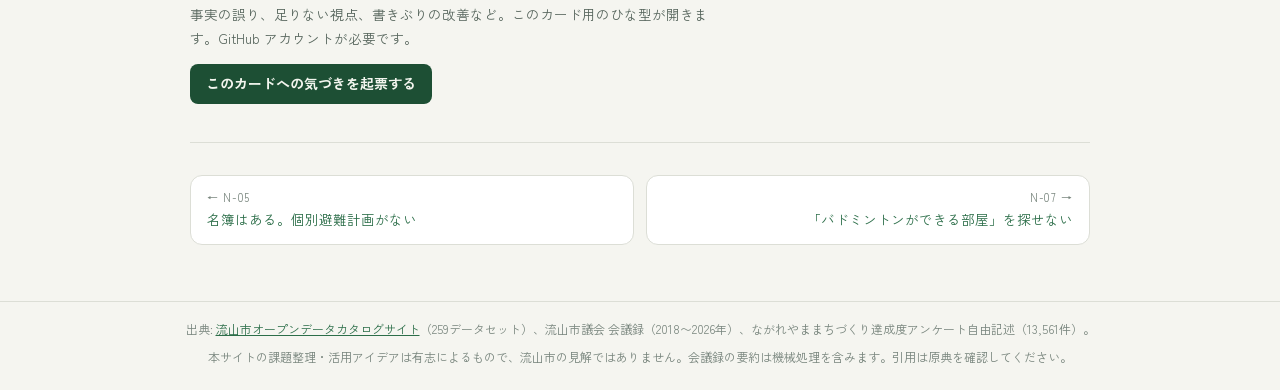
<file: docs/issues/childcare-matching.html>
<!DOCTYPE html>
<html lang="ja">
<head>
<meta charset="utf-8">
<meta name="viewport" content="width=device-width, initial-scale=1, viewport-fit=cover">
<title>N-06 待機児童ゼロのあとに残った、「入りたい園に入れない」 — Nagareyama Issues</title>
<meta name="description" content="令和3年4月1日時点で国基準の待機児童はゼロになった。認可保育施設は123行分公開されている。それでも、通勤経路の途中にあって空きのある園を探す手段がない。">
<link rel="preconnect" href="https://fonts.googleapis.com">
<link rel="preconnect" href="https://fonts.gstatic.com" crossorigin>
<link href="https://fonts.googleapis.com/css2?family=Zen+Kaku+Gothic+New:wght@400;500;700&family=Zen+Old+Mincho:wght@600;700&display=swap" rel="stylesheet">
<link rel="stylesheet" href="../assets/site.css">
<link rel="icon" href="data:image/svg+xml,%3Csvg xmlns='http://www.w3.org/2000/svg' viewBox='0 0 100 100'%3E%3Ctext y='.9em' font-size='90'%3E%F0%9F%97%BE%3C/text%3E%3C/svg%3E">
</head>
<body>
<svg xmlns="http://www.w3.org/2000/svg" width="0" height="0" style="position:absolute" aria-hidden="true"><defs><symbol id="i-elder" viewBox="0 0 48 48" fill="none" stroke="currentColor" stroke-width="2.2" stroke-linecap="round" stroke-linejoin="round"><circle cx="17" cy="11" r="5.5"/><path d="M17 17v12M9.5 21h15M17 29l-4.5 13M17 29l4.5 13"/><path d="M33 20v23M28.5 21h4.5"/></symbol><symbol id="i-parentchild" viewBox="0 0 48 48" fill="none" stroke="currentColor" stroke-width="2.2" stroke-linecap="round" stroke-linejoin="round"><circle cx="15" cy="10" r="5"/><path d="M15 15v11M8 20h14M15 26l-4 13M15 26l4 13"/><circle cx="33" cy="21" r="4"/><path d="M33 25v7M28 28h10M33 32l-2.5 8M33 32l2.5 8"/><path d="M22 28h6"/></symbol><symbol id="i-people" viewBox="0 0 48 48" fill="none" stroke="currentColor" stroke-width="2.2" stroke-linecap="round" stroke-linejoin="round"><circle cx="12" cy="14" r="4.5"/><path d="M5 34c0-5 3-9 7-9s7 4 7 9"/><circle cx="36" cy="14" r="4.5"/><path d="M29 34c0-5 3-9 7-9s7 4 7 9"/><circle cx="24" cy="20" r="5.5"/><path d="M15 42c0-6 4-11 9-11s9 5 9 11"/></symbol><symbol id="i-bus" viewBox="0 0 48 48" fill="none" stroke="currentColor" stroke-width="2.2" stroke-linecap="round" stroke-linejoin="round"><rect x="6" y="10" width="36" height="23" rx="4"/><path d="M6 21h36M15 15v6M24 15v6M33 15v6"/><circle cx="14" cy="37" r="3.5"/><circle cx="34" cy="37" r="3.5"/></symbol><symbol id="i-busstop" viewBox="0 0 48 48" fill="none" stroke="currentColor" stroke-width="2.2" stroke-linecap="round" stroke-linejoin="round"><rect x="11" y="5" width="26" height="14" rx="3"/><path d="M24 19v25M16 44h16"/><path d="M17 12h14"/></symbol><symbol id="i-basket" viewBox="0 0 48 48" fill="none" stroke="currentColor" stroke-width="2.2" stroke-linecap="round" stroke-linejoin="round"><path d="M9 17h30l-3.5 22a2 2 0 0 1-2 2h-19a2 2 0 0 1-2-2z"/><path d="M17 17l4-10M31 17l-4-10"/><path d="M19 24v10M29 24v10"/></symbol><symbol id="i-shop" viewBox="0 0 48 48" fill="none" stroke="currentColor" stroke-width="2.2" stroke-linecap="round" stroke-linejoin="round"><path d="M7 18h34v21a2 2 0 0 1-2 2H9a2 2 0 0 1-2-2z"/><path d="M6 18l4-9h28l4 9"/><path d="M19 41V28h10v13"/></symbol><symbol id="i-home" viewBox="0 0 48 48" fill="none" stroke="currentColor" stroke-width="2.2" stroke-linecap="round" stroke-linejoin="round"><path d="M7 23L24 9l17 14"/><path d="M12 22v18h24V22"/><path d="M20 40V29h8v11"/></symbol><symbol id="i-building" viewBox="0 0 48 48" fill="none" stroke="currentColor" stroke-width="2.2" stroke-linecap="round" stroke-linejoin="round"><rect x="11" y="6" width="26" height="36" rx="2"/><path d="M17 14h4M27 14h4M17 22h4M27 22h4M17 30h4M27 30h4"/><path d="M20 42v-6h8v6"/></symbol><symbol id="i-school" viewBox="0 0 48 48" fill="none" stroke="currentColor" stroke-width="2.2" stroke-linecap="round" stroke-linejoin="round"><path d="M8 21L24 11l16 10"/><path d="M11 21v20h26V21"/><path d="M24 11V4h8v5h-8"/><path d="M20 41V30h8v11"/></symbol><symbol id="i-hospital" viewBox="0 0 48 48" fill="none" stroke="currentColor" stroke-width="2.2" stroke-linecap="round" stroke-linejoin="round"><rect x="8" y="13" width="32" height="29" rx="3"/><path d="M24 20v15M16.5 27.5h15"/><path d="M17 13V7h14v6"/></symbol><symbol id="i-heart" viewBox="0 0 48 48" fill="none" stroke="currentColor" stroke-width="2.2" stroke-linecap="round" stroke-linejoin="round"><path d="M24 41C10 31 7 22 13 16.5c4.6-4.2 9.7-.8 11 3 1.3-3.8 6.4-7.2 11-3C41 22 38 31 24 41z"/><path d="M25 19l-4.5 8h6l-3.5 8"/></symbol><symbol id="i-flood" viewBox="0 0 48 48" fill="none" stroke="currentColor" stroke-width="2.2" stroke-linecap="round" stroke-linejoin="round"><path d="M13 25l11-10 11 10"/><path d="M17 25v8M31 25v8"/><path d="M5 34c4-4 8-4 12 0s8 4 12 0 8-4 12 0"/><path d="M5 42c4-4 8-4 12 0s8 4 12 0 8-4 12 0"/></symbol><symbol id="i-shelter" viewBox="0 0 48 48" fill="none" stroke="currentColor" stroke-width="2.2" stroke-linecap="round" stroke-linejoin="round"><path d="M8 20L24 8l16 12"/><path d="M12 20v20h24V20"/><path d="M24 40V25"/><path d="M18 31l6-6 6 6"/></symbol><symbol id="i-trash" viewBox="0 0 48 48" fill="none" stroke="currentColor" stroke-width="2.2" stroke-linecap="round" stroke-linejoin="round"><path d="M11 15h26l-2.2 25a2 2 0 0 1-2 1.8H15.2a2 2 0 0 1-2-1.8z"/><path d="M7 15h34"/><path d="M18 15v-4a2 2 0 0 1 2-2h8a2 2 0 0 1 2 2v4"/><path d="M20 22v12M28 22v12"/></symbol><symbol id="i-calendar" viewBox="0 0 48 48" fill="none" stroke="currentColor" stroke-width="2.2" stroke-linecap="round" stroke-linejoin="round"><rect x="7" y="11" width="34" height="31" rx="3"/><path d="M7 21h34M16 6v9M32 6v9"/><circle cx="17" cy="29" r="1.8"/><circle cx="24" cy="29" r="1.8"/><circle cx="31" cy="29" r="1.8"/><circle cx="17" cy="36" r="1.8"/></symbol><symbol id="i-clock" viewBox="0 0 48 48" fill="none" stroke="currentColor" stroke-width="2.2" stroke-linecap="round" stroke-linejoin="round"><circle cx="24" cy="24" r="17"/><path d="M24 12v12l8 6"/></symbol><symbol id="i-map" viewBox="0 0 48 48" fill="none" stroke="currentColor" stroke-width="2.2" stroke-linecap="round" stroke-linejoin="round"><path d="M6 14l12-5 12 5 12-5v25l-12 5-12-5-12 5z"/><path d="M18 9v25M30 14v25"/></symbol><symbol id="i-coin" viewBox="0 0 48 48" fill="none" stroke="currentColor" stroke-width="2.2" stroke-linecap="round" stroke-linejoin="round"><circle cx="24" cy="24" r="16"/><path d="M17 15l7 9 7-9"/><path d="M24 24v13M18 27h12M18 32h12"/></symbol><symbol id="i-doc" viewBox="0 0 48 48" fill="none" stroke="currentColor" stroke-width="2.2" stroke-linecap="round" stroke-linejoin="round"><path d="M12 5h16l9 9v29a2 2 0 0 1-2 2H12a2 2 0 0 1-2-2V7a2 2 0 0 1 2-2z"/><path d="M28 5v10h9"/><path d="M17 24h14M17 31h14M17 38h8"/></symbol><symbol id="i-phone" viewBox="0 0 48 48" fill="none" stroke="currentColor" stroke-width="2.2" stroke-linecap="round" stroke-linejoin="round"><rect x="14" y="4" width="20" height="40" rx="4"/><path d="M20 9h8"/><circle cx="24" cy="38" r="2"/></symbol><symbol id="i-search" viewBox="0 0 48 48" fill="none" stroke="currentColor" stroke-width="2.2" stroke-linecap="round" stroke-linejoin="round"><circle cx="21" cy="21" r="13"/><path d="M30.5 30.5L42 42"/></symbol><symbol id="i-question" viewBox="0 0 48 48" fill="none" stroke="currentColor" stroke-width="2.2" stroke-linecap="round" stroke-linejoin="round"><circle cx="24" cy="24" r="17"/><path d="M19 19a5 5 0 1 1 6.5 4.8c-1 .4-1.5 1.2-1.5 2.2v2"/><circle cx="24" cy="34" r="1.8"/></symbol><symbol id="i-alert" viewBox="0 0 48 48" fill="none" stroke="currentColor" stroke-width="2.2" stroke-linecap="round" stroke-linejoin="round"><path d="M24 7l19 33H5z"/><path d="M24 19v11"/><circle cx="24" cy="35" r="1.8"/></symbol><symbol id="i-wall" viewBox="0 0 48 48" fill="none" stroke="currentColor" stroke-width="2.2" stroke-linecap="round" stroke-linejoin="round"><rect x="6" y="11" width="36" height="26" rx="2"/><path d="M6 20h36M6 28h36"/><path d="M18 11v9M30 11v9M13 20v8M25 20v8M37 20v8M18 28v9M30 28v9"/></symbol><symbol id="i-chart" viewBox="0 0 48 48" fill="none" stroke="currentColor" stroke-width="2.2" stroke-linecap="round" stroke-linejoin="round"><path d="M9 7v33h33"/><rect x="14" y="26" width="6" height="14"/><rect x="24" y="18" width="6" height="22"/><rect x="34" y="11" width="6" height="29"/></symbol><symbol id="i-park" viewBox="0 0 48 48" fill="none" stroke="currentColor" stroke-width="2.2" stroke-linecap="round" stroke-linejoin="round"><path d="M24 42V26"/><circle cx="24" cy="18" r="11"/><path d="M24 30l-7-6M24 33l7-6"/></symbol><symbol id="i-bicycle" viewBox="0 0 48 48" fill="none" stroke="currentColor" stroke-width="2.2" stroke-linecap="round" stroke-linejoin="round"><circle cx="12" cy="33" r="8"/><circle cx="36" cy="33" r="8"/><path d="M12 33l8-14h9M20 19l10 14M27 19h7"/></symbol><symbol id="i-car" viewBox="0 0 48 48" fill="none" stroke="currentColor" stroke-width="2.2" stroke-linecap="round" stroke-linejoin="round"><path d="M9 29l4-11a3 3 0 0 1 3-2h16a3 3 0 0 1 3 2l4 11"/><rect x="6" y="29" width="36" height="9" rx="3"/><circle cx="15" cy="40" r="2.5"/><circle cx="33" cy="40" r="2.5"/></symbol></defs></svg>
<header class="header">
  <a class="brand" href="../index.html">Nagareyama Issues<small>データをもとに描きだした課題</small></a>
  <nav class="nav" aria-label="メインメニュー">
    <a class="nav-link active" href="../index.html">課題一覧</a>
    <a class="nav-link" href="../template.html">テンプレート</a>
    <a class="nav-link" href="../sources.html">データ出典</a>
  </nav>
</header>
<main>

<article class="issue" style="--c:#db2777">
  <nav class="crumbs"><a href="../index.html">課題一覧</a> <span>/</span> N-06</nav>

  <header class="issue-head">
    <span class="card-theme big">子育て</span>
    <h1>待機児童ゼロのあとに残った、「入りたい園に入れない」</h1>
    <p class="issue-catch">令和3年4月1日時点で国基準の待機児童はゼロになった。認可保育施設は123行分公開されている。それでも、通勤経路の途中にあって空きのある園を探す手段がない。</p>
    <p class="issue-actions"><a class="gh-issue" href="https://github.com/code-collection-nagareyama/nagareyama-issues/issues/new?template=n-06-childcare-matching.yml&amp;title=%5BN-06%5D%20" target="_blank" rel="noopener noreferrer">このカードへの気づきを起票する</a></p>
  </header>

  <section class="block persona-block">
    <h2><span class="n">1</span>だれの、どの場面か</h2>
    <div class="persona">
      <span class="persona-ico"><svg width="44" height="44" viewBox="0 0 48 48" aria-hidden="true"><use href="#i-parentchild"/></svg></span>
      <div>
        <div class="persona-label">育休から復帰する30代・おおたかの森在住</div>
        <p>復帰まで4か月。申込みの前に、通勤経路上でどの園が候補になるかを知りたい。市の一覧はExcelで、地図もなければ通勤時間も分からない。</p>
      </div>
    </div>
    <dl class="pain">
      <div><dt>いつ</dt><dd>入所申込みの時期（秋）と、内定後の4月</dd></div>
      <div><dt>どこで</dt><dd>自宅・最寄駅・勤務先を結ぶ経路上</dd></div>
      <div><dt>何に困るか</dt><dd>園の一覧はあるが、「自分の通勤経路のどこにあるか」「何歳児の枠があるか」が結びつかない。結果として近所の数園しか比較できない</dd></div>
      <div><dt>今はどうしているか</dt><dd>知り合いに聞く。園を1つずつ地図で検索して手作業で比べる</dd></div>
    </dl>
  </section>

  <section class="block">
    <h2><span class="n">2</span>困っている場面</h2>
    <div class="scene-wrap"><svg class="scene" viewBox="0 0 780 244" role="img" aria-label="困っている場面の3コマ図" xmlns="http://www.w3.org/2000/svg"><g class="pnl pnl-now" transform="translate(0,6)"><rect class="pnl-bg" x="0" y="0" width="240" height="232" rx="14"/><rect class="pnl-tab" x="14" y="14" width="44" height="24" rx="12"/><text class="pnl-tablabel" x="36.0" y="30" text-anchor="middle">いま</text><g class="pnl-icon" transform="translate(90.0,52)"><svg x="0" y="0" width="60" height="60" viewBox="0 0 48 48"><use href="#i-parentchild"/></svg></g><text class="pnl-text" x="120.0" y="138" text-anchor="middle">4か月後に復職する。</text><text class="pnl-text" x="120.0" y="159" text-anchor="middle">園を選ぶ必要がある</text></g><g class="arrow"><path d="M246 122h14"/><path d="M255 117l5 5-5 5"/></g><g class="pnl pnl-wall" transform="translate(270,6)"><rect class="pnl-bg" x="0" y="0" width="240" height="232" rx="14"/><rect class="pnl-tab" x="14" y="14" width="83" height="24" rx="12"/><text class="pnl-tablabel" x="55.5" y="30" text-anchor="middle">ぶつかる壁</text><g class="pnl-icon" transform="translate(90.0,52)"><svg x="0" y="0" width="60" height="60" viewBox="0 0 48 48"><use href="#i-doc"/></svg></g><text class="pnl-text" x="120.0" y="138" text-anchor="middle">一覧はExcel。</text><text class="pnl-text" x="120.0" y="159" text-anchor="middle">地図も通勤時間も年齢別の枠も</text><text class="pnl-text" x="120.0" y="180" text-anchor="middle">分からない</text></g><g class="arrow"><path d="M516 122h14"/><path d="M525 117l5 5-5 5"/></g><g class="pnl pnl-wish" transform="translate(540,6)"><rect class="pnl-bg" x="0" y="0" width="240" height="232" rx="14"/><rect class="pnl-tab" x="14" y="14" width="83" height="24" rx="12"/><text class="pnl-tablabel" x="55.5" y="30" text-anchor="middle">こうしたい</text><g class="pnl-icon" transform="translate(90.0,52)"><svg x="0" y="0" width="60" height="60" viewBox="0 0 48 48"><use href="#i-phone"/></svg></g><text class="pnl-text" x="120.0" y="138" text-anchor="middle">自宅と勤務先を入れると、</text><text class="pnl-text" x="120.0" y="159" text-anchor="middle">経路上の候補園が時間つきで並ぶ</text></g></svg></div>
  </section>

  <section class="block">
    <h2><span class="n">3</span>ユーザーストーリー</h2>
    <ul class="stories"><li class="story">
  <span class="story-part"><span class="story-k">だれとして</span>復職する保護者として</span>
  <span class="story-part"><span class="story-k">何がしたい</span>自宅と勤務先を入力すると、通勤経路上の園が送迎時間つきで並んでほしい</span>
  <span class="story-part"><span class="story-k">なぜなら</span>近所だけでなく、実際に通える範囲全体から選べる</span>
</li><li class="story">
  <span class="story-part"><span class="story-k">だれとして</span>保育担当・議員として</span>
  <span class="story-part"><span class="story-k">何がしたい</span>町丁字別の0〜4歳人口と園の定員を重ねて、需給のずれた地区を見たい</span>
  <span class="story-part"><span class="story-k">なぜなら</span>次にどの地区へ整備するかの根拠になる</span>
</li></ul>
  </section>

  <section class="block">
    <h2><span class="n">4</span>根拠</h2>
    <div class="evidence">
      <div class="ev-col">
        <h3><span class="ev-tag t-od">オープンデータ</span>使えるデータセット</h3>
        <ul class="ev-list"><li><div class="ev-name">流山市市内認可保育施設一覧表</div><div class="ev-cat">c_09 保育・子育て</div><div class="ev-fact">123行。地区／区分／園コード／名称／所在地／電話</div></li><li><div class="ev-name">町丁字別・男女別人口（令和5年度〜令和8年度）</div><div class="ev-cat">c_17 統計データ</div><div class="ev-fact">149町丁字。地区別の需要側を押さえられる（ただし年齢別は含まれない）</div></li><li><div class="ev-name">赤ちゃんほっとスペース（授乳・おむつ替えスペース）</div><div class="ev-cat">c_09 保育・子育て</div><div class="ev-fact">66件。緯度経度つき</div></li><li><div class="ev-name">流山ぐりーんバス GTFSデータ</div><div class="ev-cat">c_03 道路・交通</div><div class="ev-fact">送迎経路の所要時間計算に使える</div></li></ul>
      </div>
      <div class="ev-col">
        <h3><span class="ev-tag t-council">議会</span>会議録から読み取れる論点</h3>
        <ul class="ev-list"><li><div class="ev-name">待機児童・保育 <span class="ev-yr">2020〜2021</span></div><div class="ev-fact">令和2年度に14施設・定員1,020人を整備し、令和3年4月1日現在で国基準の待機児童数がゼロになったと報告されている。以降も定員増・入所調整・人材確保が継続議題として残っている</div></li><li><div class="ev-name">待機児童・保育 <span class="ev-yr">2018〜2026</span></div><div class="ev-fact">保育士への家賃補助（月額最大8万2千円）や就職奨励金など、量の確保から質と人材へ論点が移ってきた。要配慮児・医療的ケア児の受入れ、配置基準の見直しも扱われている</div></li><li><div class="ev-name">子育て支援 <span class="ev-yr">2021〜</span></div><div class="ev-fact">こども未来部への組織改編、こども家庭センター設置、こども計画の議論が進んでいる</div></li></ul>
      </div>
      <div class="ev-col"><h3><span class="ev-tag t-voice">市民の声</span>まちづくり達成度アンケート 自由記述</h3><ul class="voices"><li><blockquote>保育園、学童が18時以降延長料金をとられる。1時間で東京から帰ってこれないことを考えていない。</blockquote><cite>2020年・北部・江戸川台駅</cite></li><li><blockquote>新しい住人を呼びこむことに一生懸命で、保育や教育の質を上げていくことがおろそかになっているように感じるため。</blockquote><cite>2020年・東部・流山セントラルパーク駅</cite></li></ul></div>
    </div>
  </section>

  <section class="block">
    <h2><span class="n">5</span>オープンデータ活用のかたち</h2>
    <div class="flow">
      <div class="flow-step">
        <div class="flow-lbl">使うデータ</div>
        <div class="flow-chips"><span class="flow-chip">流山市市内認可保育施設一覧表</span><span class="flow-chip">町丁字別・男女別人口（令和5年度〜令和8年度）</span><span class="flow-chip">赤ちゃんほっとスペース（授乳・おむつ替えスペース）</span><span class="flow-chip">流山ぐりーんバス GTFSデータ</span></div>
      </div>
      <div class="flow-arrow">→</div>
      <div class="flow-step">
        <div class="flow-lbl">つくるもの</div>
        <div class="flow-form">経路で絞り込む園さがしツール</div>
      </div>
      <div class="flow-arrow">→</div>
      <div class="flow-step">
        <div class="flow-lbl">届く人</div>
        <div class="flow-who">保護者が使う。需給ギャップ図は保育担当・議員が使う</div>
      </div>
    </div>
    <ul class="features"><li>自宅・勤務先・使う交通手段を入れると、経路上の園を送迎所要時間つきで並べる</li><li>園の区分（認可／認定こども園／小規模）と地区でフィルタする</li><li>町丁字別人口と園定員を重ねた需給ギャップ図を、行政・議会向けに別ビューで出す</li><li>延長保育の時間帯を条件に入れる（アンケートの声に直接対応する）</li></ul>
  </section>

  <section class="block two">
    <div>
      <h2><span class="n">6</span>どう測るか</h2>
      <ul class="kpi"><li>第1希望での入所率</li><li>送迎所要時間の中央値（申込み時の希望園と内定園の差）</li><li>町丁字別の0〜4歳人口あたり定員のばらつき</li></ul>
    </div>
    <div>
      <h2><span class="n">7</span>実現度と、足りないデータ</h2>
      <div class="feas">
        <div class="feas-row"><span>データ充足度</span><span class="meter" title="データ充足度: 3/5"><span class="dot on"></span><span class="dot on"></span><span class="dot on"></span><span class="dot"></span><span class="dot"></span></span><em>3/5</em></div>
        <div class="feas-row"><span>実装難易度</span><span class="meter" title="実装難易度: 3/5"><span class="dot on"></span><span class="dot on"></span><span class="dot on"></span><span class="dot"></span><span class="dot"></span></span><em>3/5</em></div>
      </div>
      <h4>足りないデータ（公開要望のたたき台）</h4>
      <ul class="missing"><li>園別・年齢別の定員と空き枠（毎月更新されるが、オープンデータになっていない）</li><li>園の緯度経度（一覧は住所のみ）</li><li>学童クラブの一覧・定員・待機状況</li><li>町丁字別の年齢別人口（0〜4歳の需要が直接は取れない）</li></ul>
    </div>
  </section>

  <section class="block report">
    <h2>気づいたことがあれば</h2>
    <p class="sub">事実の誤り、足りない視点、書きぶりの改善など。このカード用のひな型が開きます。GitHub アカウントが必要です。</p>
    <a class="gh-issue" href="https://github.com/code-collection-nagareyama/nagareyama-issues/issues/new?template=n-06-childcare-matching.yml&amp;title=%5BN-06%5D%20" target="_blank" rel="noopener noreferrer">このカードへの気づきを起票する</a>
  </section>

  <nav class="prevnext"><a class="pn prev" href="individual-evacuation-plan.html"><span>← N-05</span>名簿はある。個別避難計画がない</a><a class="pn next" href="facility-availability.html"><span>N-07 →</span>「バドミントンができる部屋」を探せない</a></nav>
</article>

</main>
<footer class="foot">
  <p>出典: <a href="https://www.city.nagareyama.chiba.jp/opendata/1042063/1042065.html">流山市オープンデータカタログサイト</a>（259データセット）、流山市議会 会議録（2018〜2026年）、ながれやままちづくり達成度アンケート自由記述（13,561件）。</p>
  <p>本サイトの課題整理・活用アイデアは有志によるもので、流山市の見解ではありません。会議録の要約は機械処理を含みます。引用は原典を確認してください。</p>
</footer>
<script src="../assets/site.js"></script>
</body>
</html>
</file>
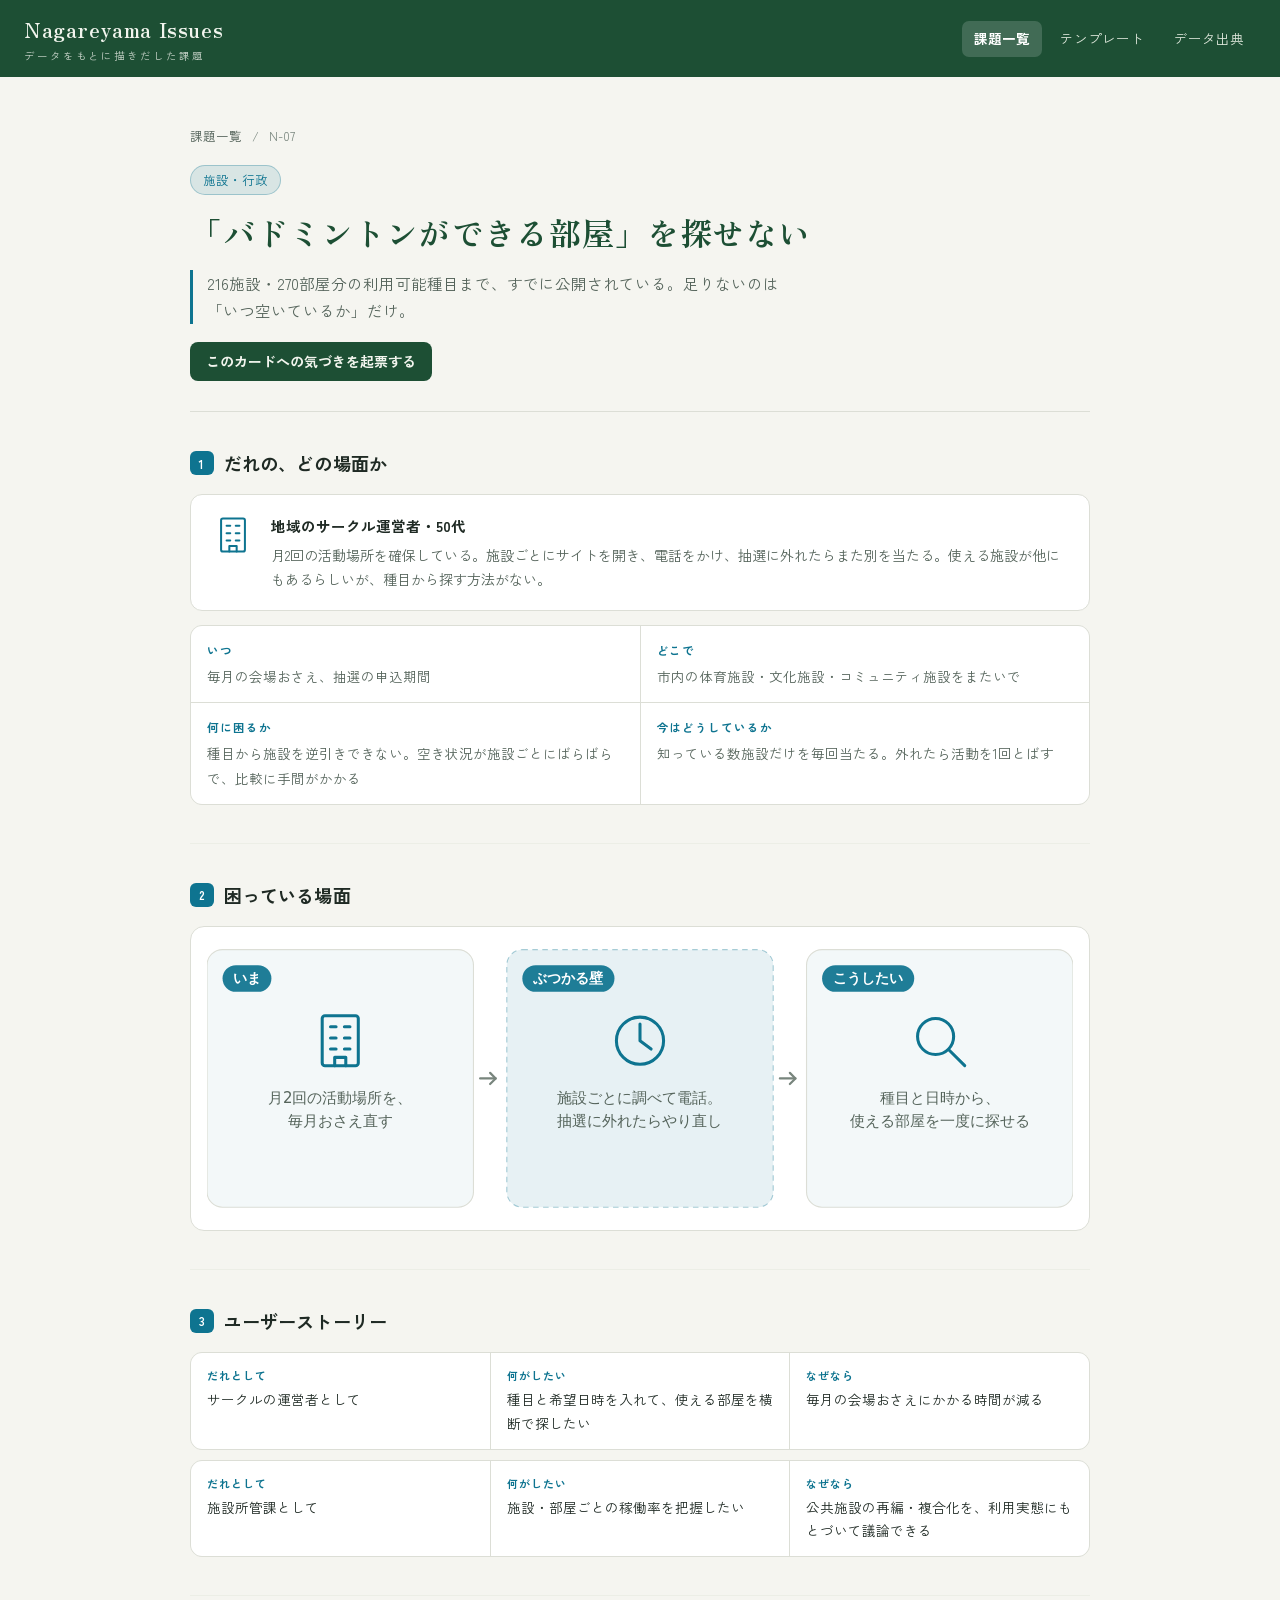
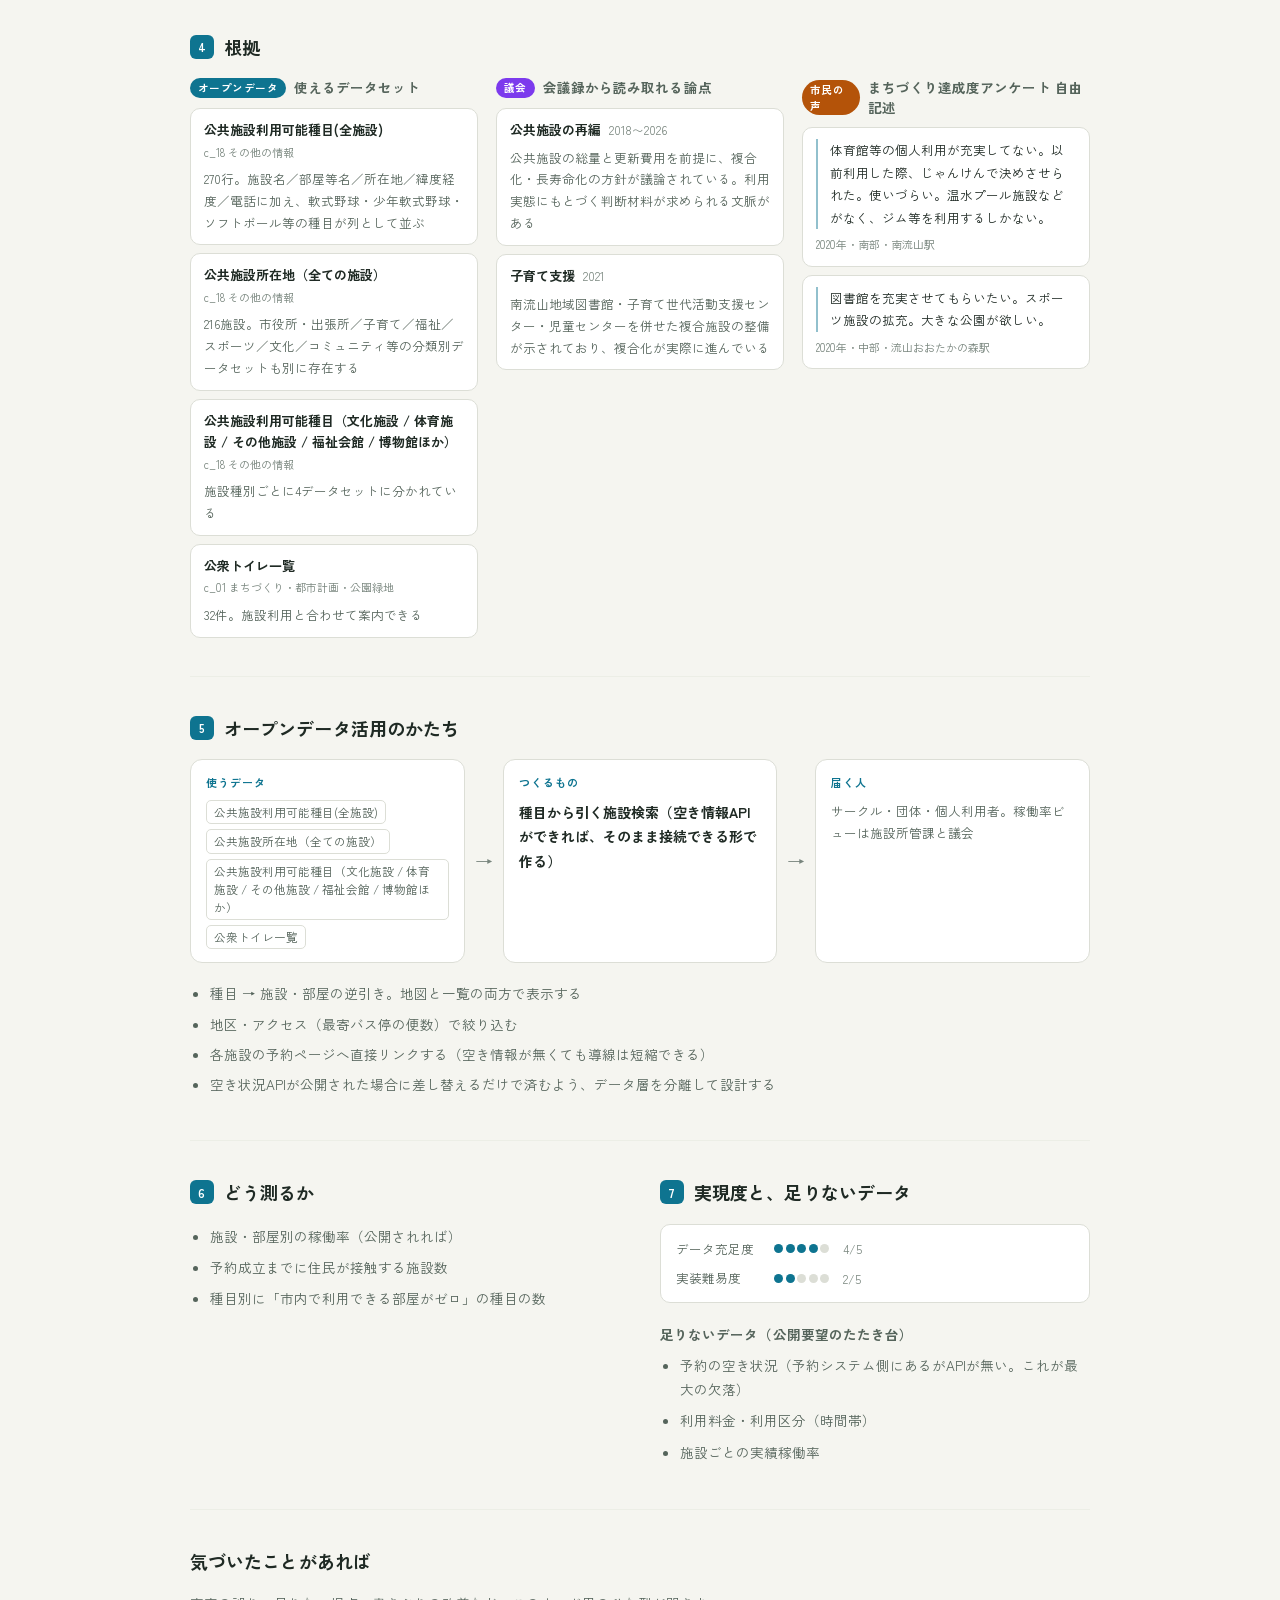
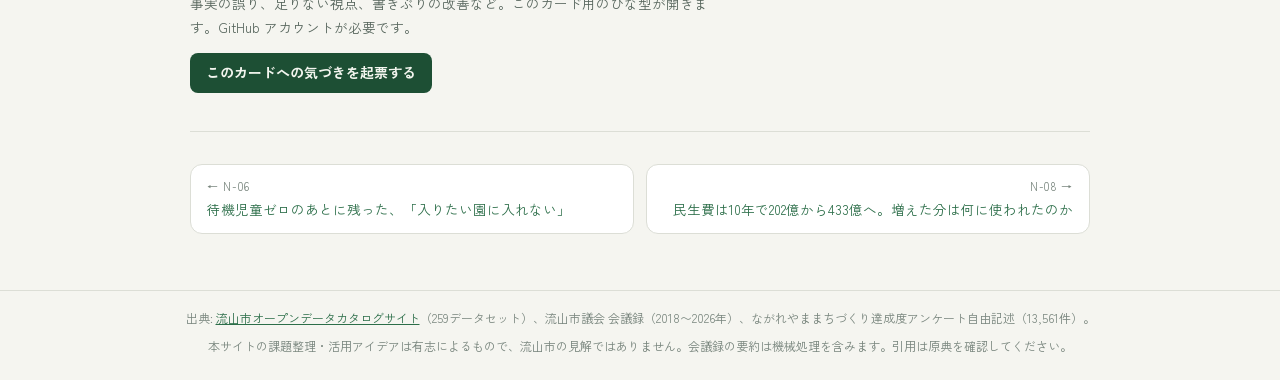
<file: docs/issues/facility-availability.html>
<!DOCTYPE html>
<html lang="ja">
<head>
<meta charset="utf-8">
<meta name="viewport" content="width=device-width, initial-scale=1, viewport-fit=cover">
<title>N-07 「バドミントンができる部屋」を探せない — Nagareyama Issues</title>
<meta name="description" content="216施設・270部屋分の利用可能種目まで、すでに公開されている。足りないのは「いつ空いているか」だけ。">
<link rel="preconnect" href="https://fonts.googleapis.com">
<link rel="preconnect" href="https://fonts.gstatic.com" crossorigin>
<link href="https://fonts.googleapis.com/css2?family=Zen+Kaku+Gothic+New:wght@400;500;700&family=Zen+Old+Mincho:wght@600;700&display=swap" rel="stylesheet">
<link rel="stylesheet" href="../assets/site.css">
<link rel="icon" href="data:image/svg+xml,%3Csvg xmlns='http://www.w3.org/2000/svg' viewBox='0 0 100 100'%3E%3Ctext y='.9em' font-size='90'%3E%F0%9F%97%BE%3C/text%3E%3C/svg%3E">
</head>
<body>
<svg xmlns="http://www.w3.org/2000/svg" width="0" height="0" style="position:absolute" aria-hidden="true"><defs><symbol id="i-elder" viewBox="0 0 48 48" fill="none" stroke="currentColor" stroke-width="2.2" stroke-linecap="round" stroke-linejoin="round"><circle cx="17" cy="11" r="5.5"/><path d="M17 17v12M9.5 21h15M17 29l-4.5 13M17 29l4.5 13"/><path d="M33 20v23M28.5 21h4.5"/></symbol><symbol id="i-parentchild" viewBox="0 0 48 48" fill="none" stroke="currentColor" stroke-width="2.2" stroke-linecap="round" stroke-linejoin="round"><circle cx="15" cy="10" r="5"/><path d="M15 15v11M8 20h14M15 26l-4 13M15 26l4 13"/><circle cx="33" cy="21" r="4"/><path d="M33 25v7M28 28h10M33 32l-2.5 8M33 32l2.5 8"/><path d="M22 28h6"/></symbol><symbol id="i-people" viewBox="0 0 48 48" fill="none" stroke="currentColor" stroke-width="2.2" stroke-linecap="round" stroke-linejoin="round"><circle cx="12" cy="14" r="4.5"/><path d="M5 34c0-5 3-9 7-9s7 4 7 9"/><circle cx="36" cy="14" r="4.5"/><path d="M29 34c0-5 3-9 7-9s7 4 7 9"/><circle cx="24" cy="20" r="5.5"/><path d="M15 42c0-6 4-11 9-11s9 5 9 11"/></symbol><symbol id="i-bus" viewBox="0 0 48 48" fill="none" stroke="currentColor" stroke-width="2.2" stroke-linecap="round" stroke-linejoin="round"><rect x="6" y="10" width="36" height="23" rx="4"/><path d="M6 21h36M15 15v6M24 15v6M33 15v6"/><circle cx="14" cy="37" r="3.5"/><circle cx="34" cy="37" r="3.5"/></symbol><symbol id="i-busstop" viewBox="0 0 48 48" fill="none" stroke="currentColor" stroke-width="2.2" stroke-linecap="round" stroke-linejoin="round"><rect x="11" y="5" width="26" height="14" rx="3"/><path d="M24 19v25M16 44h16"/><path d="M17 12h14"/></symbol><symbol id="i-basket" viewBox="0 0 48 48" fill="none" stroke="currentColor" stroke-width="2.2" stroke-linecap="round" stroke-linejoin="round"><path d="M9 17h30l-3.5 22a2 2 0 0 1-2 2h-19a2 2 0 0 1-2-2z"/><path d="M17 17l4-10M31 17l-4-10"/><path d="M19 24v10M29 24v10"/></symbol><symbol id="i-shop" viewBox="0 0 48 48" fill="none" stroke="currentColor" stroke-width="2.2" stroke-linecap="round" stroke-linejoin="round"><path d="M7 18h34v21a2 2 0 0 1-2 2H9a2 2 0 0 1-2-2z"/><path d="M6 18l4-9h28l4 9"/><path d="M19 41V28h10v13"/></symbol><symbol id="i-home" viewBox="0 0 48 48" fill="none" stroke="currentColor" stroke-width="2.2" stroke-linecap="round" stroke-linejoin="round"><path d="M7 23L24 9l17 14"/><path d="M12 22v18h24V22"/><path d="M20 40V29h8v11"/></symbol><symbol id="i-building" viewBox="0 0 48 48" fill="none" stroke="currentColor" stroke-width="2.2" stroke-linecap="round" stroke-linejoin="round"><rect x="11" y="6" width="26" height="36" rx="2"/><path d="M17 14h4M27 14h4M17 22h4M27 22h4M17 30h4M27 30h4"/><path d="M20 42v-6h8v6"/></symbol><symbol id="i-school" viewBox="0 0 48 48" fill="none" stroke="currentColor" stroke-width="2.2" stroke-linecap="round" stroke-linejoin="round"><path d="M8 21L24 11l16 10"/><path d="M11 21v20h26V21"/><path d="M24 11V4h8v5h-8"/><path d="M20 41V30h8v11"/></symbol><symbol id="i-hospital" viewBox="0 0 48 48" fill="none" stroke="currentColor" stroke-width="2.2" stroke-linecap="round" stroke-linejoin="round"><rect x="8" y="13" width="32" height="29" rx="3"/><path d="M24 20v15M16.5 27.5h15"/><path d="M17 13V7h14v6"/></symbol><symbol id="i-heart" viewBox="0 0 48 48" fill="none" stroke="currentColor" stroke-width="2.2" stroke-linecap="round" stroke-linejoin="round"><path d="M24 41C10 31 7 22 13 16.5c4.6-4.2 9.7-.8 11 3 1.3-3.8 6.4-7.2 11-3C41 22 38 31 24 41z"/><path d="M25 19l-4.5 8h6l-3.5 8"/></symbol><symbol id="i-flood" viewBox="0 0 48 48" fill="none" stroke="currentColor" stroke-width="2.2" stroke-linecap="round" stroke-linejoin="round"><path d="M13 25l11-10 11 10"/><path d="M17 25v8M31 25v8"/><path d="M5 34c4-4 8-4 12 0s8 4 12 0 8-4 12 0"/><path d="M5 42c4-4 8-4 12 0s8 4 12 0 8-4 12 0"/></symbol><symbol id="i-shelter" viewBox="0 0 48 48" fill="none" stroke="currentColor" stroke-width="2.2" stroke-linecap="round" stroke-linejoin="round"><path d="M8 20L24 8l16 12"/><path d="M12 20v20h24V20"/><path d="M24 40V25"/><path d="M18 31l6-6 6 6"/></symbol><symbol id="i-trash" viewBox="0 0 48 48" fill="none" stroke="currentColor" stroke-width="2.2" stroke-linecap="round" stroke-linejoin="round"><path d="M11 15h26l-2.2 25a2 2 0 0 1-2 1.8H15.2a2 2 0 0 1-2-1.8z"/><path d="M7 15h34"/><path d="M18 15v-4a2 2 0 0 1 2-2h8a2 2 0 0 1 2 2v4"/><path d="M20 22v12M28 22v12"/></symbol><symbol id="i-calendar" viewBox="0 0 48 48" fill="none" stroke="currentColor" stroke-width="2.2" stroke-linecap="round" stroke-linejoin="round"><rect x="7" y="11" width="34" height="31" rx="3"/><path d="M7 21h34M16 6v9M32 6v9"/><circle cx="17" cy="29" r="1.8"/><circle cx="24" cy="29" r="1.8"/><circle cx="31" cy="29" r="1.8"/><circle cx="17" cy="36" r="1.8"/></symbol><symbol id="i-clock" viewBox="0 0 48 48" fill="none" stroke="currentColor" stroke-width="2.2" stroke-linecap="round" stroke-linejoin="round"><circle cx="24" cy="24" r="17"/><path d="M24 12v12l8 6"/></symbol><symbol id="i-map" viewBox="0 0 48 48" fill="none" stroke="currentColor" stroke-width="2.2" stroke-linecap="round" stroke-linejoin="round"><path d="M6 14l12-5 12 5 12-5v25l-12 5-12-5-12 5z"/><path d="M18 9v25M30 14v25"/></symbol><symbol id="i-coin" viewBox="0 0 48 48" fill="none" stroke="currentColor" stroke-width="2.2" stroke-linecap="round" stroke-linejoin="round"><circle cx="24" cy="24" r="16"/><path d="M17 15l7 9 7-9"/><path d="M24 24v13M18 27h12M18 32h12"/></symbol><symbol id="i-doc" viewBox="0 0 48 48" fill="none" stroke="currentColor" stroke-width="2.2" stroke-linecap="round" stroke-linejoin="round"><path d="M12 5h16l9 9v29a2 2 0 0 1-2 2H12a2 2 0 0 1-2-2V7a2 2 0 0 1 2-2z"/><path d="M28 5v10h9"/><path d="M17 24h14M17 31h14M17 38h8"/></symbol><symbol id="i-phone" viewBox="0 0 48 48" fill="none" stroke="currentColor" stroke-width="2.2" stroke-linecap="round" stroke-linejoin="round"><rect x="14" y="4" width="20" height="40" rx="4"/><path d="M20 9h8"/><circle cx="24" cy="38" r="2"/></symbol><symbol id="i-search" viewBox="0 0 48 48" fill="none" stroke="currentColor" stroke-width="2.2" stroke-linecap="round" stroke-linejoin="round"><circle cx="21" cy="21" r="13"/><path d="M30.5 30.5L42 42"/></symbol><symbol id="i-question" viewBox="0 0 48 48" fill="none" stroke="currentColor" stroke-width="2.2" stroke-linecap="round" stroke-linejoin="round"><circle cx="24" cy="24" r="17"/><path d="M19 19a5 5 0 1 1 6.5 4.8c-1 .4-1.5 1.2-1.5 2.2v2"/><circle cx="24" cy="34" r="1.8"/></symbol><symbol id="i-alert" viewBox="0 0 48 48" fill="none" stroke="currentColor" stroke-width="2.2" stroke-linecap="round" stroke-linejoin="round"><path d="M24 7l19 33H5z"/><path d="M24 19v11"/><circle cx="24" cy="35" r="1.8"/></symbol><symbol id="i-wall" viewBox="0 0 48 48" fill="none" stroke="currentColor" stroke-width="2.2" stroke-linecap="round" stroke-linejoin="round"><rect x="6" y="11" width="36" height="26" rx="2"/><path d="M6 20h36M6 28h36"/><path d="M18 11v9M30 11v9M13 20v8M25 20v8M37 20v8M18 28v9M30 28v9"/></symbol><symbol id="i-chart" viewBox="0 0 48 48" fill="none" stroke="currentColor" stroke-width="2.2" stroke-linecap="round" stroke-linejoin="round"><path d="M9 7v33h33"/><rect x="14" y="26" width="6" height="14"/><rect x="24" y="18" width="6" height="22"/><rect x="34" y="11" width="6" height="29"/></symbol><symbol id="i-park" viewBox="0 0 48 48" fill="none" stroke="currentColor" stroke-width="2.2" stroke-linecap="round" stroke-linejoin="round"><path d="M24 42V26"/><circle cx="24" cy="18" r="11"/><path d="M24 30l-7-6M24 33l7-6"/></symbol><symbol id="i-bicycle" viewBox="0 0 48 48" fill="none" stroke="currentColor" stroke-width="2.2" stroke-linecap="round" stroke-linejoin="round"><circle cx="12" cy="33" r="8"/><circle cx="36" cy="33" r="8"/><path d="M12 33l8-14h9M20 19l10 14M27 19h7"/></symbol><symbol id="i-car" viewBox="0 0 48 48" fill="none" stroke="currentColor" stroke-width="2.2" stroke-linecap="round" stroke-linejoin="round"><path d="M9 29l4-11a3 3 0 0 1 3-2h16a3 3 0 0 1 3 2l4 11"/><rect x="6" y="29" width="36" height="9" rx="3"/><circle cx="15" cy="40" r="2.5"/><circle cx="33" cy="40" r="2.5"/></symbol></defs></svg>
<header class="header">
  <a class="brand" href="../index.html">Nagareyama Issues<small>データをもとに描きだした課題</small></a>
  <nav class="nav" aria-label="メインメニュー">
    <a class="nav-link active" href="../index.html">課題一覧</a>
    <a class="nav-link" href="../template.html">テンプレート</a>
    <a class="nav-link" href="../sources.html">データ出典</a>
  </nav>
</header>
<main>

<article class="issue" style="--c:#0e7490">
  <nav class="crumbs"><a href="../index.html">課題一覧</a> <span>/</span> N-07</nav>

  <header class="issue-head">
    <span class="card-theme big">施設・行政</span>
    <h1>「バドミントンができる部屋」を探せない</h1>
    <p class="issue-catch">216施設・270部屋分の利用可能種目まで、すでに公開されている。足りないのは「いつ空いているか」だけ。</p>
    <p class="issue-actions"><a class="gh-issue" href="https://github.com/code-collection-nagareyama/nagareyama-issues/issues/new?template=n-07-facility-availability.yml&amp;title=%5BN-07%5D%20" target="_blank" rel="noopener noreferrer">このカードへの気づきを起票する</a></p>
  </header>

  <section class="block persona-block">
    <h2><span class="n">1</span>だれの、どの場面か</h2>
    <div class="persona">
      <span class="persona-ico"><svg width="44" height="44" viewBox="0 0 48 48" aria-hidden="true"><use href="#i-building"/></svg></span>
      <div>
        <div class="persona-label">地域のサークル運営者・50代</div>
        <p>月2回の活動場所を確保している。施設ごとにサイトを開き、電話をかけ、抽選に外れたらまた別を当たる。使える施設が他にもあるらしいが、種目から探す方法がない。</p>
      </div>
    </div>
    <dl class="pain">
      <div><dt>いつ</dt><dd>毎月の会場おさえ、抽選の申込期間</dd></div>
      <div><dt>どこで</dt><dd>市内の体育施設・文化施設・コミュニティ施設をまたいで</dd></div>
      <div><dt>何に困るか</dt><dd>種目から施設を逆引きできない。空き状況が施設ごとにばらばらで、比較に手間がかかる</dd></div>
      <div><dt>今はどうしているか</dt><dd>知っている数施設だけを毎回当たる。外れたら活動を1回とばす</dd></div>
    </dl>
  </section>

  <section class="block">
    <h2><span class="n">2</span>困っている場面</h2>
    <div class="scene-wrap"><svg class="scene" viewBox="0 0 780 244" role="img" aria-label="困っている場面の3コマ図" xmlns="http://www.w3.org/2000/svg"><g class="pnl pnl-now" transform="translate(0,6)"><rect class="pnl-bg" x="0" y="0" width="240" height="232" rx="14"/><rect class="pnl-tab" x="14" y="14" width="44" height="24" rx="12"/><text class="pnl-tablabel" x="36.0" y="30" text-anchor="middle">いま</text><g class="pnl-icon" transform="translate(90.0,52)"><svg x="0" y="0" width="60" height="60" viewBox="0 0 48 48"><use href="#i-building"/></svg></g><text class="pnl-text" x="120.0" y="138" text-anchor="middle">月2回の活動場所を、</text><text class="pnl-text" x="120.0" y="159" text-anchor="middle">毎月おさえ直す</text></g><g class="arrow"><path d="M246 122h14"/><path d="M255 117l5 5-5 5"/></g><g class="pnl pnl-wall" transform="translate(270,6)"><rect class="pnl-bg" x="0" y="0" width="240" height="232" rx="14"/><rect class="pnl-tab" x="14" y="14" width="83" height="24" rx="12"/><text class="pnl-tablabel" x="55.5" y="30" text-anchor="middle">ぶつかる壁</text><g class="pnl-icon" transform="translate(90.0,52)"><svg x="0" y="0" width="60" height="60" viewBox="0 0 48 48"><use href="#i-clock"/></svg></g><text class="pnl-text" x="120.0" y="138" text-anchor="middle">施設ごとに調べて電話。</text><text class="pnl-text" x="120.0" y="159" text-anchor="middle">抽選に外れたらやり直し</text></g><g class="arrow"><path d="M516 122h14"/><path d="M525 117l5 5-5 5"/></g><g class="pnl pnl-wish" transform="translate(540,6)"><rect class="pnl-bg" x="0" y="0" width="240" height="232" rx="14"/><rect class="pnl-tab" x="14" y="14" width="83" height="24" rx="12"/><text class="pnl-tablabel" x="55.5" y="30" text-anchor="middle">こうしたい</text><g class="pnl-icon" transform="translate(90.0,52)"><svg x="0" y="0" width="60" height="60" viewBox="0 0 48 48"><use href="#i-search"/></svg></g><text class="pnl-text" x="120.0" y="138" text-anchor="middle">種目と日時から、</text><text class="pnl-text" x="120.0" y="159" text-anchor="middle">使える部屋を一度に探せる</text></g></svg></div>
  </section>

  <section class="block">
    <h2><span class="n">3</span>ユーザーストーリー</h2>
    <ul class="stories"><li class="story">
  <span class="story-part"><span class="story-k">だれとして</span>サークルの運営者として</span>
  <span class="story-part"><span class="story-k">何がしたい</span>種目と希望日時を入れて、使える部屋を横断で探したい</span>
  <span class="story-part"><span class="story-k">なぜなら</span>毎月の会場おさえにかかる時間が減る</span>
</li><li class="story">
  <span class="story-part"><span class="story-k">だれとして</span>施設所管課として</span>
  <span class="story-part"><span class="story-k">何がしたい</span>施設・部屋ごとの稼働率を把握したい</span>
  <span class="story-part"><span class="story-k">なぜなら</span>公共施設の再編・複合化を、利用実態にもとづいて議論できる</span>
</li></ul>
  </section>

  <section class="block">
    <h2><span class="n">4</span>根拠</h2>
    <div class="evidence">
      <div class="ev-col">
        <h3><span class="ev-tag t-od">オープンデータ</span>使えるデータセット</h3>
        <ul class="ev-list"><li><div class="ev-name">公共施設利用可能種目(全施設)</div><div class="ev-cat">c_18 その他の情報</div><div class="ev-fact">270行。施設名／部屋等名／所在地／緯度経度／電話に加え、軟式野球・少年軟式野球・ソフトボール等の種目が列として並ぶ</div></li><li><div class="ev-name">公共施設所在地（全ての施設）</div><div class="ev-cat">c_18 その他の情報</div><div class="ev-fact">216施設。市役所・出張所／子育て／福祉／スポーツ／文化／コミュニティ等の分類別データセットも別に存在する</div></li><li><div class="ev-name">公共施設利用可能種目（文化施設 / 体育施設 / その他施設 / 福祉会館 / 博物館ほか）</div><div class="ev-cat">c_18 その他の情報</div><div class="ev-fact">施設種別ごとに4データセットに分かれている</div></li><li><div class="ev-name">公衆トイレ一覧</div><div class="ev-cat">c_01 まちづくり・都市計画・公園緑地</div><div class="ev-fact">32件。施設利用と合わせて案内できる</div></li></ul>
      </div>
      <div class="ev-col">
        <h3><span class="ev-tag t-council">議会</span>会議録から読み取れる論点</h3>
        <ul class="ev-list"><li><div class="ev-name">公共施設の再編 <span class="ev-yr">2018〜2026</span></div><div class="ev-fact">公共施設の総量と更新費用を前提に、複合化・長寿命化の方針が議論されている。利用実態にもとづく判断材料が求められる文脈がある</div></li><li><div class="ev-name">子育て支援 <span class="ev-yr">2021</span></div><div class="ev-fact">南流山地域図書館・子育て世代活動支援センター・児童センターを併せた複合施設の整備が示されており、複合化が実際に進んでいる</div></li></ul>
      </div>
      <div class="ev-col"><h3><span class="ev-tag t-voice">市民の声</span>まちづくり達成度アンケート 自由記述</h3><ul class="voices"><li><blockquote>体育館等の個人利用が充実してない。以前利用した際、じゃんけんで決めさせられた。使いづらい。温水プール施設などがなく、ジム等を利用するしかない。</blockquote><cite>2020年・南部・南流山駅</cite></li><li><blockquote>図書館を充実させてもらいたい。スポーツ施設の拡充。大きな公園が欲しい。</blockquote><cite>2020年・中部・流山おおたかの森駅</cite></li></ul></div>
    </div>
  </section>

  <section class="block">
    <h2><span class="n">5</span>オープンデータ活用のかたち</h2>
    <div class="flow">
      <div class="flow-step">
        <div class="flow-lbl">使うデータ</div>
        <div class="flow-chips"><span class="flow-chip">公共施設利用可能種目(全施設)</span><span class="flow-chip">公共施設所在地（全ての施設）</span><span class="flow-chip">公共施設利用可能種目（文化施設 / 体育施設 / その他施設 / 福祉会館 / 博物館ほか）</span><span class="flow-chip">公衆トイレ一覧</span></div>
      </div>
      <div class="flow-arrow">→</div>
      <div class="flow-step">
        <div class="flow-lbl">つくるもの</div>
        <div class="flow-form">種目から引く施設検索（空き情報APIができれば、そのまま接続できる形で作る）</div>
      </div>
      <div class="flow-arrow">→</div>
      <div class="flow-step">
        <div class="flow-lbl">届く人</div>
        <div class="flow-who">サークル・団体・個人利用者。稼働率ビューは施設所管課と議会</div>
      </div>
    </div>
    <ul class="features"><li>種目 → 施設・部屋の逆引き。地図と一覧の両方で表示する</li><li>地区・アクセス（最寄バス停の便数）で絞り込む</li><li>各施設の予約ページへ直接リンクする（空き情報が無くても導線は短縮できる）</li><li>空き状況APIが公開された場合に差し替えるだけで済むよう、データ層を分離して設計する</li></ul>
  </section>

  <section class="block two">
    <div>
      <h2><span class="n">6</span>どう測るか</h2>
      <ul class="kpi"><li>施設・部屋別の稼働率（公開されれば）</li><li>予約成立までに住民が接触する施設数</li><li>種目別に「市内で利用できる部屋がゼロ」の種目の数</li></ul>
    </div>
    <div>
      <h2><span class="n">7</span>実現度と、足りないデータ</h2>
      <div class="feas">
        <div class="feas-row"><span>データ充足度</span><span class="meter" title="データ充足度: 4/5"><span class="dot on"></span><span class="dot on"></span><span class="dot on"></span><span class="dot on"></span><span class="dot"></span></span><em>4/5</em></div>
        <div class="feas-row"><span>実装難易度</span><span class="meter" title="実装難易度: 2/5"><span class="dot on"></span><span class="dot on"></span><span class="dot"></span><span class="dot"></span><span class="dot"></span></span><em>2/5</em></div>
      </div>
      <h4>足りないデータ（公開要望のたたき台）</h4>
      <ul class="missing"><li>予約の空き状況（予約システム側にあるがAPIが無い。これが最大の欠落）</li><li>利用料金・利用区分（時間帯）</li><li>施設ごとの実績稼働率</li></ul>
    </div>
  </section>

  <section class="block report">
    <h2>気づいたことがあれば</h2>
    <p class="sub">事実の誤り、足りない視点、書きぶりの改善など。このカード用のひな型が開きます。GitHub アカウントが必要です。</p>
    <a class="gh-issue" href="https://github.com/code-collection-nagareyama/nagareyama-issues/issues/new?template=n-07-facility-availability.yml&amp;title=%5BN-07%5D%20" target="_blank" rel="noopener noreferrer">このカードへの気づきを起票する</a>
  </section>

  <nav class="prevnext"><a class="pn prev" href="childcare-matching.html"><span>← N-06</span>待機児童ゼロのあとに残った、「入りたい園に入れない」</a><a class="pn next" href="budget-explorer.html"><span>N-08 →</span>民生費は10年で202億から433億へ。増えた分は何に使われたのか</a></nav>
</article>

</main>
<footer class="foot">
  <p>出典: <a href="https://www.city.nagareyama.chiba.jp/opendata/1042063/1042065.html">流山市オープンデータカタログサイト</a>（259データセット）、流山市議会 会議録（2018〜2026年）、ながれやままちづくり達成度アンケート自由記述（13,561件）。</p>
  <p>本サイトの課題整理・活用アイデアは有志によるもので、流山市の見解ではありません。会議録の要約は機械処理を含みます。引用は原典を確認してください。</p>
</footer>
<script src="../assets/site.js"></script>
</body>
</html>
</file>
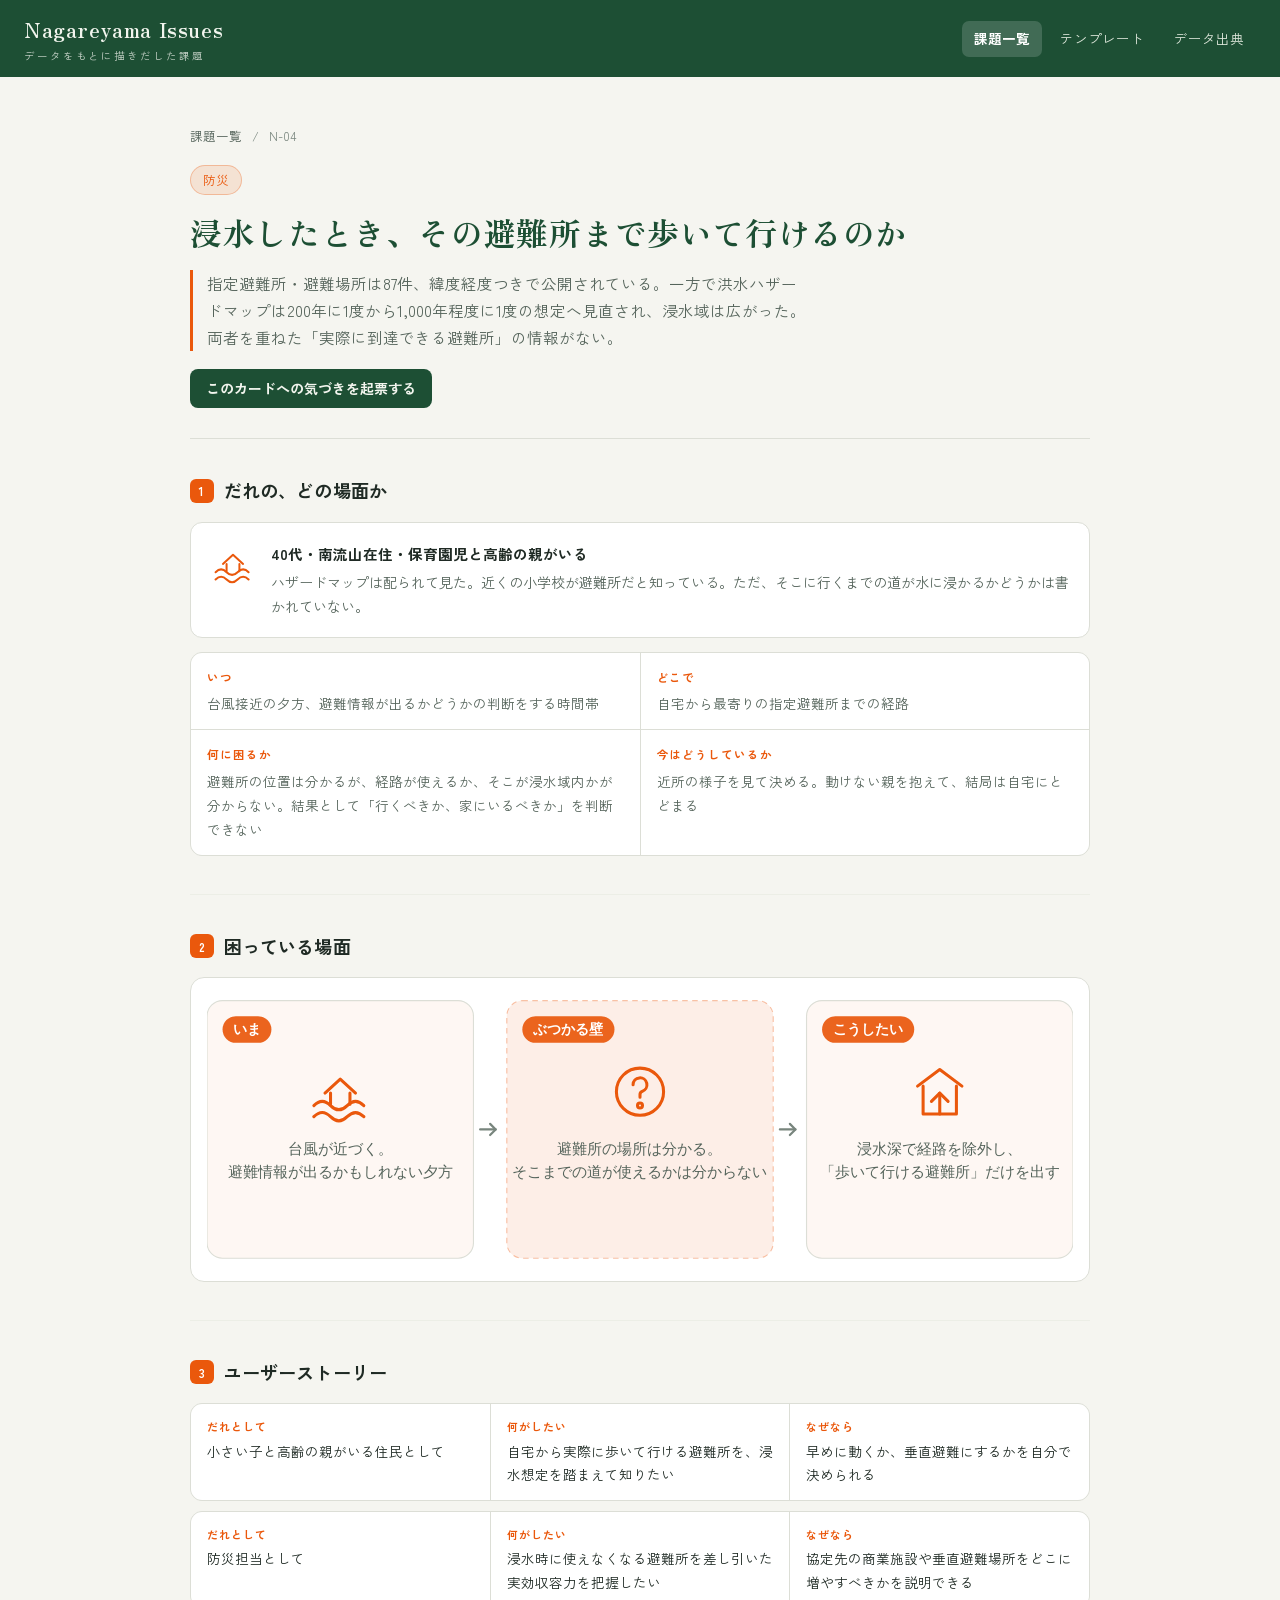
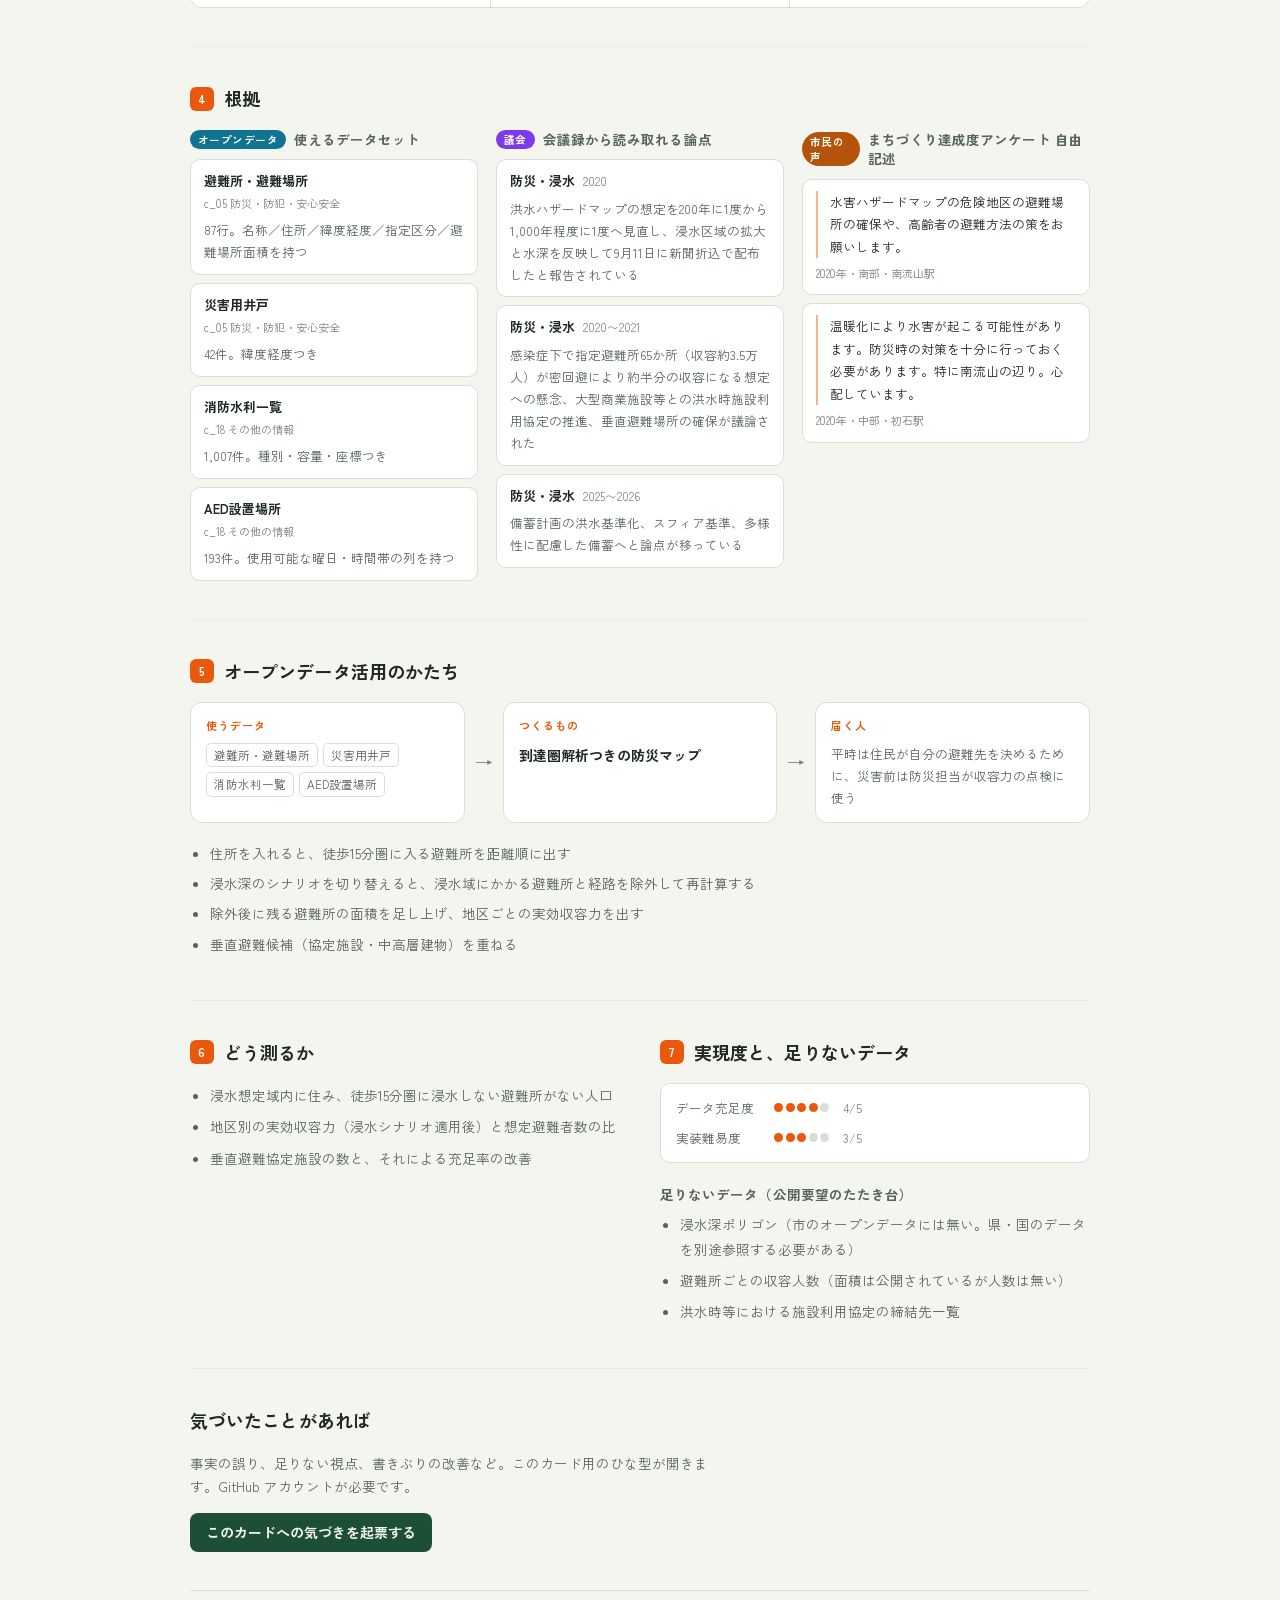
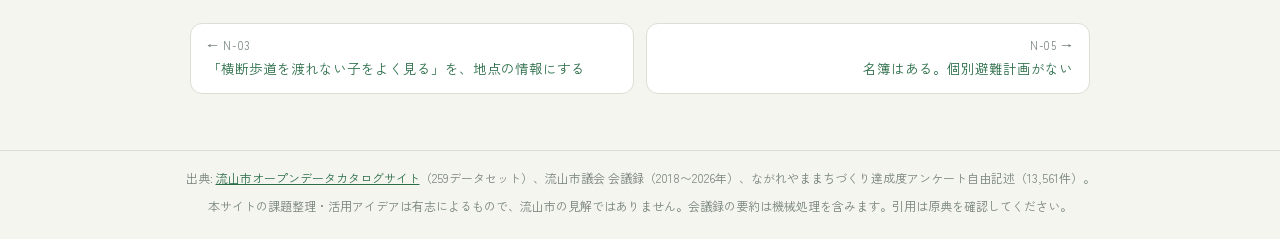
<file: docs/issues/flood-shelter-reach.html>
<!DOCTYPE html>
<html lang="ja">
<head>
<meta charset="utf-8">
<meta name="viewport" content="width=device-width, initial-scale=1, viewport-fit=cover">
<title>N-04 浸水したとき、その避難所まで歩いて行けるのか — Nagareyama Issues</title>
<meta name="description" content="指定避難所・避難場所は87件、緯度経度つきで公開されている。一方で洪水ハザードマップは200年に1度から1,000年程度に1度の想定へ見直され、浸水域は広がった。両者を重ねた「実際に到達できる避難所」の情報がない。">
<link rel="preconnect" href="https://fonts.googleapis.com">
<link rel="preconnect" href="https://fonts.gstatic.com" crossorigin>
<link href="https://fonts.googleapis.com/css2?family=Zen+Kaku+Gothic+New:wght@400;500;700&family=Zen+Old+Mincho:wght@600;700&display=swap" rel="stylesheet">
<link rel="stylesheet" href="../assets/site.css">
<link rel="icon" href="data:image/svg+xml,%3Csvg xmlns='http://www.w3.org/2000/svg' viewBox='0 0 100 100'%3E%3Ctext y='.9em' font-size='90'%3E%F0%9F%97%BE%3C/text%3E%3C/svg%3E">
</head>
<body>
<svg xmlns="http://www.w3.org/2000/svg" width="0" height="0" style="position:absolute" aria-hidden="true"><defs><symbol id="i-elder" viewBox="0 0 48 48" fill="none" stroke="currentColor" stroke-width="2.2" stroke-linecap="round" stroke-linejoin="round"><circle cx="17" cy="11" r="5.5"/><path d="M17 17v12M9.5 21h15M17 29l-4.5 13M17 29l4.5 13"/><path d="M33 20v23M28.5 21h4.5"/></symbol><symbol id="i-parentchild" viewBox="0 0 48 48" fill="none" stroke="currentColor" stroke-width="2.2" stroke-linecap="round" stroke-linejoin="round"><circle cx="15" cy="10" r="5"/><path d="M15 15v11M8 20h14M15 26l-4 13M15 26l4 13"/><circle cx="33" cy="21" r="4"/><path d="M33 25v7M28 28h10M33 32l-2.5 8M33 32l2.5 8"/><path d="M22 28h6"/></symbol><symbol id="i-people" viewBox="0 0 48 48" fill="none" stroke="currentColor" stroke-width="2.2" stroke-linecap="round" stroke-linejoin="round"><circle cx="12" cy="14" r="4.5"/><path d="M5 34c0-5 3-9 7-9s7 4 7 9"/><circle cx="36" cy="14" r="4.5"/><path d="M29 34c0-5 3-9 7-9s7 4 7 9"/><circle cx="24" cy="20" r="5.5"/><path d="M15 42c0-6 4-11 9-11s9 5 9 11"/></symbol><symbol id="i-bus" viewBox="0 0 48 48" fill="none" stroke="currentColor" stroke-width="2.2" stroke-linecap="round" stroke-linejoin="round"><rect x="6" y="10" width="36" height="23" rx="4"/><path d="M6 21h36M15 15v6M24 15v6M33 15v6"/><circle cx="14" cy="37" r="3.5"/><circle cx="34" cy="37" r="3.5"/></symbol><symbol id="i-busstop" viewBox="0 0 48 48" fill="none" stroke="currentColor" stroke-width="2.2" stroke-linecap="round" stroke-linejoin="round"><rect x="11" y="5" width="26" height="14" rx="3"/><path d="M24 19v25M16 44h16"/><path d="M17 12h14"/></symbol><symbol id="i-basket" viewBox="0 0 48 48" fill="none" stroke="currentColor" stroke-width="2.2" stroke-linecap="round" stroke-linejoin="round"><path d="M9 17h30l-3.5 22a2 2 0 0 1-2 2h-19a2 2 0 0 1-2-2z"/><path d="M17 17l4-10M31 17l-4-10"/><path d="M19 24v10M29 24v10"/></symbol><symbol id="i-shop" viewBox="0 0 48 48" fill="none" stroke="currentColor" stroke-width="2.2" stroke-linecap="round" stroke-linejoin="round"><path d="M7 18h34v21a2 2 0 0 1-2 2H9a2 2 0 0 1-2-2z"/><path d="M6 18l4-9h28l4 9"/><path d="M19 41V28h10v13"/></symbol><symbol id="i-home" viewBox="0 0 48 48" fill="none" stroke="currentColor" stroke-width="2.2" stroke-linecap="round" stroke-linejoin="round"><path d="M7 23L24 9l17 14"/><path d="M12 22v18h24V22"/><path d="M20 40V29h8v11"/></symbol><symbol id="i-building" viewBox="0 0 48 48" fill="none" stroke="currentColor" stroke-width="2.2" stroke-linecap="round" stroke-linejoin="round"><rect x="11" y="6" width="26" height="36" rx="2"/><path d="M17 14h4M27 14h4M17 22h4M27 22h4M17 30h4M27 30h4"/><path d="M20 42v-6h8v6"/></symbol><symbol id="i-school" viewBox="0 0 48 48" fill="none" stroke="currentColor" stroke-width="2.2" stroke-linecap="round" stroke-linejoin="round"><path d="M8 21L24 11l16 10"/><path d="M11 21v20h26V21"/><path d="M24 11V4h8v5h-8"/><path d="M20 41V30h8v11"/></symbol><symbol id="i-hospital" viewBox="0 0 48 48" fill="none" stroke="currentColor" stroke-width="2.2" stroke-linecap="round" stroke-linejoin="round"><rect x="8" y="13" width="32" height="29" rx="3"/><path d="M24 20v15M16.5 27.5h15"/><path d="M17 13V7h14v6"/></symbol><symbol id="i-heart" viewBox="0 0 48 48" fill="none" stroke="currentColor" stroke-width="2.2" stroke-linecap="round" stroke-linejoin="round"><path d="M24 41C10 31 7 22 13 16.5c4.6-4.2 9.7-.8 11 3 1.3-3.8 6.4-7.2 11-3C41 22 38 31 24 41z"/><path d="M25 19l-4.5 8h6l-3.5 8"/></symbol><symbol id="i-flood" viewBox="0 0 48 48" fill="none" stroke="currentColor" stroke-width="2.2" stroke-linecap="round" stroke-linejoin="round"><path d="M13 25l11-10 11 10"/><path d="M17 25v8M31 25v8"/><path d="M5 34c4-4 8-4 12 0s8 4 12 0 8-4 12 0"/><path d="M5 42c4-4 8-4 12 0s8 4 12 0 8-4 12 0"/></symbol><symbol id="i-shelter" viewBox="0 0 48 48" fill="none" stroke="currentColor" stroke-width="2.2" stroke-linecap="round" stroke-linejoin="round"><path d="M8 20L24 8l16 12"/><path d="M12 20v20h24V20"/><path d="M24 40V25"/><path d="M18 31l6-6 6 6"/></symbol><symbol id="i-trash" viewBox="0 0 48 48" fill="none" stroke="currentColor" stroke-width="2.2" stroke-linecap="round" stroke-linejoin="round"><path d="M11 15h26l-2.2 25a2 2 0 0 1-2 1.8H15.2a2 2 0 0 1-2-1.8z"/><path d="M7 15h34"/><path d="M18 15v-4a2 2 0 0 1 2-2h8a2 2 0 0 1 2 2v4"/><path d="M20 22v12M28 22v12"/></symbol><symbol id="i-calendar" viewBox="0 0 48 48" fill="none" stroke="currentColor" stroke-width="2.2" stroke-linecap="round" stroke-linejoin="round"><rect x="7" y="11" width="34" height="31" rx="3"/><path d="M7 21h34M16 6v9M32 6v9"/><circle cx="17" cy="29" r="1.8"/><circle cx="24" cy="29" r="1.8"/><circle cx="31" cy="29" r="1.8"/><circle cx="17" cy="36" r="1.8"/></symbol><symbol id="i-clock" viewBox="0 0 48 48" fill="none" stroke="currentColor" stroke-width="2.2" stroke-linecap="round" stroke-linejoin="round"><circle cx="24" cy="24" r="17"/><path d="M24 12v12l8 6"/></symbol><symbol id="i-map" viewBox="0 0 48 48" fill="none" stroke="currentColor" stroke-width="2.2" stroke-linecap="round" stroke-linejoin="round"><path d="M6 14l12-5 12 5 12-5v25l-12 5-12-5-12 5z"/><path d="M18 9v25M30 14v25"/></symbol><symbol id="i-coin" viewBox="0 0 48 48" fill="none" stroke="currentColor" stroke-width="2.2" stroke-linecap="round" stroke-linejoin="round"><circle cx="24" cy="24" r="16"/><path d="M17 15l7 9 7-9"/><path d="M24 24v13M18 27h12M18 32h12"/></symbol><symbol id="i-doc" viewBox="0 0 48 48" fill="none" stroke="currentColor" stroke-width="2.2" stroke-linecap="round" stroke-linejoin="round"><path d="M12 5h16l9 9v29a2 2 0 0 1-2 2H12a2 2 0 0 1-2-2V7a2 2 0 0 1 2-2z"/><path d="M28 5v10h9"/><path d="M17 24h14M17 31h14M17 38h8"/></symbol><symbol id="i-phone" viewBox="0 0 48 48" fill="none" stroke="currentColor" stroke-width="2.2" stroke-linecap="round" stroke-linejoin="round"><rect x="14" y="4" width="20" height="40" rx="4"/><path d="M20 9h8"/><circle cx="24" cy="38" r="2"/></symbol><symbol id="i-search" viewBox="0 0 48 48" fill="none" stroke="currentColor" stroke-width="2.2" stroke-linecap="round" stroke-linejoin="round"><circle cx="21" cy="21" r="13"/><path d="M30.5 30.5L42 42"/></symbol><symbol id="i-question" viewBox="0 0 48 48" fill="none" stroke="currentColor" stroke-width="2.2" stroke-linecap="round" stroke-linejoin="round"><circle cx="24" cy="24" r="17"/><path d="M19 19a5 5 0 1 1 6.5 4.8c-1 .4-1.5 1.2-1.5 2.2v2"/><circle cx="24" cy="34" r="1.8"/></symbol><symbol id="i-alert" viewBox="0 0 48 48" fill="none" stroke="currentColor" stroke-width="2.2" stroke-linecap="round" stroke-linejoin="round"><path d="M24 7l19 33H5z"/><path d="M24 19v11"/><circle cx="24" cy="35" r="1.8"/></symbol><symbol id="i-wall" viewBox="0 0 48 48" fill="none" stroke="currentColor" stroke-width="2.2" stroke-linecap="round" stroke-linejoin="round"><rect x="6" y="11" width="36" height="26" rx="2"/><path d="M6 20h36M6 28h36"/><path d="M18 11v9M30 11v9M13 20v8M25 20v8M37 20v8M18 28v9M30 28v9"/></symbol><symbol id="i-chart" viewBox="0 0 48 48" fill="none" stroke="currentColor" stroke-width="2.2" stroke-linecap="round" stroke-linejoin="round"><path d="M9 7v33h33"/><rect x="14" y="26" width="6" height="14"/><rect x="24" y="18" width="6" height="22"/><rect x="34" y="11" width="6" height="29"/></symbol><symbol id="i-park" viewBox="0 0 48 48" fill="none" stroke="currentColor" stroke-width="2.2" stroke-linecap="round" stroke-linejoin="round"><path d="M24 42V26"/><circle cx="24" cy="18" r="11"/><path d="M24 30l-7-6M24 33l7-6"/></symbol><symbol id="i-bicycle" viewBox="0 0 48 48" fill="none" stroke="currentColor" stroke-width="2.2" stroke-linecap="round" stroke-linejoin="round"><circle cx="12" cy="33" r="8"/><circle cx="36" cy="33" r="8"/><path d="M12 33l8-14h9M20 19l10 14M27 19h7"/></symbol><symbol id="i-car" viewBox="0 0 48 48" fill="none" stroke="currentColor" stroke-width="2.2" stroke-linecap="round" stroke-linejoin="round"><path d="M9 29l4-11a3 3 0 0 1 3-2h16a3 3 0 0 1 3 2l4 11"/><rect x="6" y="29" width="36" height="9" rx="3"/><circle cx="15" cy="40" r="2.5"/><circle cx="33" cy="40" r="2.5"/></symbol></defs></svg>
<header class="header">
  <a class="brand" href="../index.html">Nagareyama Issues<small>データをもとに描きだした課題</small></a>
  <nav class="nav" aria-label="メインメニュー">
    <a class="nav-link active" href="../index.html">課題一覧</a>
    <a class="nav-link" href="../template.html">テンプレート</a>
    <a class="nav-link" href="../sources.html">データ出典</a>
  </nav>
</header>
<main>

<article class="issue" style="--c:#ea580c">
  <nav class="crumbs"><a href="../index.html">課題一覧</a> <span>/</span> N-04</nav>

  <header class="issue-head">
    <span class="card-theme big">防災</span>
    <h1>浸水したとき、その避難所まで歩いて行けるのか</h1>
    <p class="issue-catch">指定避難所・避難場所は87件、緯度経度つきで公開されている。一方で洪水ハザードマップは200年に1度から1,000年程度に1度の想定へ見直され、浸水域は広がった。両者を重ねた「実際に到達できる避難所」の情報がない。</p>
    <p class="issue-actions"><a class="gh-issue" href="https://github.com/code-collection-nagareyama/nagareyama-issues/issues/new?template=n-04-flood-shelter-reach.yml&amp;title=%5BN-04%5D%20" target="_blank" rel="noopener noreferrer">このカードへの気づきを起票する</a></p>
  </header>

  <section class="block persona-block">
    <h2><span class="n">1</span>だれの、どの場面か</h2>
    <div class="persona">
      <span class="persona-ico"><svg width="44" height="44" viewBox="0 0 48 48" aria-hidden="true"><use href="#i-flood"/></svg></span>
      <div>
        <div class="persona-label">40代・南流山在住・保育園児と高齢の親がいる</div>
        <p>ハザードマップは配られて見た。近くの小学校が避難所だと知っている。ただ、そこに行くまでの道が水に浸かるかどうかは書かれていない。</p>
      </div>
    </div>
    <dl class="pain">
      <div><dt>いつ</dt><dd>台風接近の夕方、避難情報が出るかどうかの判断をする時間帯</dd></div>
      <div><dt>どこで</dt><dd>自宅から最寄りの指定避難所までの経路</dd></div>
      <div><dt>何に困るか</dt><dd>避難所の位置は分かるが、経路が使えるか、そこが浸水域内かが分からない。結果として「行くべきか、家にいるべきか」を判断できない</dd></div>
      <div><dt>今はどうしているか</dt><dd>近所の様子を見て決める。動けない親を抱えて、結局は自宅にとどまる</dd></div>
    </dl>
  </section>

  <section class="block">
    <h2><span class="n">2</span>困っている場面</h2>
    <div class="scene-wrap"><svg class="scene" viewBox="0 0 780 244" role="img" aria-label="困っている場面の3コマ図" xmlns="http://www.w3.org/2000/svg"><g class="pnl pnl-now" transform="translate(0,6)"><rect class="pnl-bg" x="0" y="0" width="240" height="232" rx="14"/><rect class="pnl-tab" x="14" y="14" width="44" height="24" rx="12"/><text class="pnl-tablabel" x="36.0" y="30" text-anchor="middle">いま</text><g class="pnl-icon" transform="translate(90.0,52)"><svg x="0" y="0" width="60" height="60" viewBox="0 0 48 48"><use href="#i-flood"/></svg></g><text class="pnl-text" x="120.0" y="138" text-anchor="middle">台風が近づく。</text><text class="pnl-text" x="120.0" y="159" text-anchor="middle">避難情報が出るかもしれない夕方</text></g><g class="arrow"><path d="M246 122h14"/><path d="M255 117l5 5-5 5"/></g><g class="pnl pnl-wall" transform="translate(270,6)"><rect class="pnl-bg" x="0" y="0" width="240" height="232" rx="14"/><rect class="pnl-tab" x="14" y="14" width="83" height="24" rx="12"/><text class="pnl-tablabel" x="55.5" y="30" text-anchor="middle">ぶつかる壁</text><g class="pnl-icon" transform="translate(90.0,52)"><svg x="0" y="0" width="60" height="60" viewBox="0 0 48 48"><use href="#i-question"/></svg></g><text class="pnl-text" x="120.0" y="138" text-anchor="middle">避難所の場所は分かる。</text><text class="pnl-text" x="120.0" y="159" text-anchor="middle">そこまでの道が使えるかは分からない</text></g><g class="arrow"><path d="M516 122h14"/><path d="M525 117l5 5-5 5"/></g><g class="pnl pnl-wish" transform="translate(540,6)"><rect class="pnl-bg" x="0" y="0" width="240" height="232" rx="14"/><rect class="pnl-tab" x="14" y="14" width="83" height="24" rx="12"/><text class="pnl-tablabel" x="55.5" y="30" text-anchor="middle">こうしたい</text><g class="pnl-icon" transform="translate(90.0,52)"><svg x="0" y="0" width="60" height="60" viewBox="0 0 48 48"><use href="#i-shelter"/></svg></g><text class="pnl-text" x="120.0" y="138" text-anchor="middle">浸水深で経路を除外し、</text><text class="pnl-text" x="120.0" y="159" text-anchor="middle">「歩いて行ける避難所」だけを出す</text></g></svg></div>
  </section>

  <section class="block">
    <h2><span class="n">3</span>ユーザーストーリー</h2>
    <ul class="stories"><li class="story">
  <span class="story-part"><span class="story-k">だれとして</span>小さい子と高齢の親がいる住民として</span>
  <span class="story-part"><span class="story-k">何がしたい</span>自宅から実際に歩いて行ける避難所を、浸水想定を踏まえて知りたい</span>
  <span class="story-part"><span class="story-k">なぜなら</span>早めに動くか、垂直避難にするかを自分で決められる</span>
</li><li class="story">
  <span class="story-part"><span class="story-k">だれとして</span>防災担当として</span>
  <span class="story-part"><span class="story-k">何がしたい</span>浸水時に使えなくなる避難所を差し引いた実効収容力を把握したい</span>
  <span class="story-part"><span class="story-k">なぜなら</span>協定先の商業施設や垂直避難場所をどこに増やすべきかを説明できる</span>
</li></ul>
  </section>

  <section class="block">
    <h2><span class="n">4</span>根拠</h2>
    <div class="evidence">
      <div class="ev-col">
        <h3><span class="ev-tag t-od">オープンデータ</span>使えるデータセット</h3>
        <ul class="ev-list"><li><div class="ev-name">避難所・避難場所</div><div class="ev-cat">c_05 防災・防犯・安心安全</div><div class="ev-fact">87行。名称／住所／緯度経度／指定区分／避難場所面積を持つ</div></li><li><div class="ev-name">災害用井戸</div><div class="ev-cat">c_05 防災・防犯・安心安全</div><div class="ev-fact">42件。緯度経度つき</div></li><li><div class="ev-name">消防水利一覧</div><div class="ev-cat">c_18 その他の情報</div><div class="ev-fact">1,007件。種別・容量・座標つき</div></li><li><div class="ev-name">AED設置場所</div><div class="ev-cat">c_18 その他の情報</div><div class="ev-fact">193件。使用可能な曜日・時間帯の列を持つ</div></li></ul>
      </div>
      <div class="ev-col">
        <h3><span class="ev-tag t-council">議会</span>会議録から読み取れる論点</h3>
        <ul class="ev-list"><li><div class="ev-name">防災・浸水 <span class="ev-yr">2020</span></div><div class="ev-fact">洪水ハザードマップの想定を200年に1度から1,000年程度に1度へ見直し、浸水区域の拡大と水深を反映して9月11日に新聞折込で配布したと報告されている</div></li><li><div class="ev-name">防災・浸水 <span class="ev-yr">2020〜2021</span></div><div class="ev-fact">感染症下で指定避難所65か所（収容約3.5万人）が密回避により約半分の収容になる想定への懸念、大型商業施設等との洪水時施設利用協定の推進、垂直避難場所の確保が議論された</div></li><li><div class="ev-name">防災・浸水 <span class="ev-yr">2025〜2026</span></div><div class="ev-fact">備蓄計画の洪水基準化、スフィア基準、多様性に配慮した備蓄へと論点が移っている</div></li></ul>
      </div>
      <div class="ev-col"><h3><span class="ev-tag t-voice">市民の声</span>まちづくり達成度アンケート 自由記述</h3><ul class="voices"><li><blockquote>水害ハザードマップの危険地区の避難場所の確保や、高齢者の避難方法の策をお願いします。</blockquote><cite>2020年・南部・南流山駅</cite></li><li><blockquote>温暖化により水害が起こる可能性があります。防災時の対策を十分に行っておく必要があります。特に南流山の辺り。心配しています。</blockquote><cite>2020年・中部・初石駅</cite></li></ul></div>
    </div>
  </section>

  <section class="block">
    <h2><span class="n">5</span>オープンデータ活用のかたち</h2>
    <div class="flow">
      <div class="flow-step">
        <div class="flow-lbl">使うデータ</div>
        <div class="flow-chips"><span class="flow-chip">避難所・避難場所</span><span class="flow-chip">災害用井戸</span><span class="flow-chip">消防水利一覧</span><span class="flow-chip">AED設置場所</span></div>
      </div>
      <div class="flow-arrow">→</div>
      <div class="flow-step">
        <div class="flow-lbl">つくるもの</div>
        <div class="flow-form">到達圏解析つきの防災マップ</div>
      </div>
      <div class="flow-arrow">→</div>
      <div class="flow-step">
        <div class="flow-lbl">届く人</div>
        <div class="flow-who">平時は住民が自分の避難先を決めるために、災害前は防災担当が収容力の点検に使う</div>
      </div>
    </div>
    <ul class="features"><li>住所を入れると、徒歩15分圏に入る避難所を距離順に出す</li><li>浸水深のシナリオを切り替えると、浸水域にかかる避難所と経路を除外して再計算する</li><li>除外後に残る避難所の面積を足し上げ、地区ごとの実効収容力を出す</li><li>垂直避難候補（協定施設・中高層建物）を重ねる</li></ul>
  </section>

  <section class="block two">
    <div>
      <h2><span class="n">6</span>どう測るか</h2>
      <ul class="kpi"><li>浸水想定域内に住み、徒歩15分圏に浸水しない避難所がない人口</li><li>地区別の実効収容力（浸水シナリオ適用後）と想定避難者数の比</li><li>垂直避難協定施設の数と、それによる充足率の改善</li></ul>
    </div>
    <div>
      <h2><span class="n">7</span>実現度と、足りないデータ</h2>
      <div class="feas">
        <div class="feas-row"><span>データ充足度</span><span class="meter" title="データ充足度: 4/5"><span class="dot on"></span><span class="dot on"></span><span class="dot on"></span><span class="dot on"></span><span class="dot"></span></span><em>4/5</em></div>
        <div class="feas-row"><span>実装難易度</span><span class="meter" title="実装難易度: 3/5"><span class="dot on"></span><span class="dot on"></span><span class="dot on"></span><span class="dot"></span><span class="dot"></span></span><em>3/5</em></div>
      </div>
      <h4>足りないデータ（公開要望のたたき台）</h4>
      <ul class="missing"><li>浸水深ポリゴン（市のオープンデータには無い。県・国のデータを別途参照する必要がある）</li><li>避難所ごとの収容人数（面積は公開されているが人数は無い）</li><li>洪水時等における施設利用協定の締結先一覧</li></ul>
    </div>
  </section>

  <section class="block report">
    <h2>気づいたことがあれば</h2>
    <p class="sub">事実の誤り、足りない視点、書きぶりの改善など。このカード用のひな型が開きます。GitHub アカウントが必要です。</p>
    <a class="gh-issue" href="https://github.com/code-collection-nagareyama/nagareyama-issues/issues/new?template=n-04-flood-shelter-reach.yml&amp;title=%5BN-04%5D%20" target="_blank" rel="noopener noreferrer">このカードへの気づきを起票する</a>
  </section>

  <nav class="prevnext"><a class="pn prev" href="school-route-safety.html"><span>← N-03</span>「横断歩道を渡れない子をよく見る」を、地点の情報にする</a><a class="pn next" href="individual-evacuation-plan.html"><span>N-05 →</span>名簿はある。個別避難計画がない</a></nav>
</article>

</main>
<footer class="foot">
  <p>出典: <a href="https://www.city.nagareyama.chiba.jp/opendata/1042063/1042065.html">流山市オープンデータカタログサイト</a>（259データセット）、流山市議会 会議録（2018〜2026年）、ながれやままちづくり達成度アンケート自由記述（13,561件）。</p>
  <p>本サイトの課題整理・活用アイデアは有志によるもので、流山市の見解ではありません。会議録の要約は機械処理を含みます。引用は原典を確認してください。</p>
</footer>
<script src="../assets/site.js"></script>
</body>
</html>
</file>
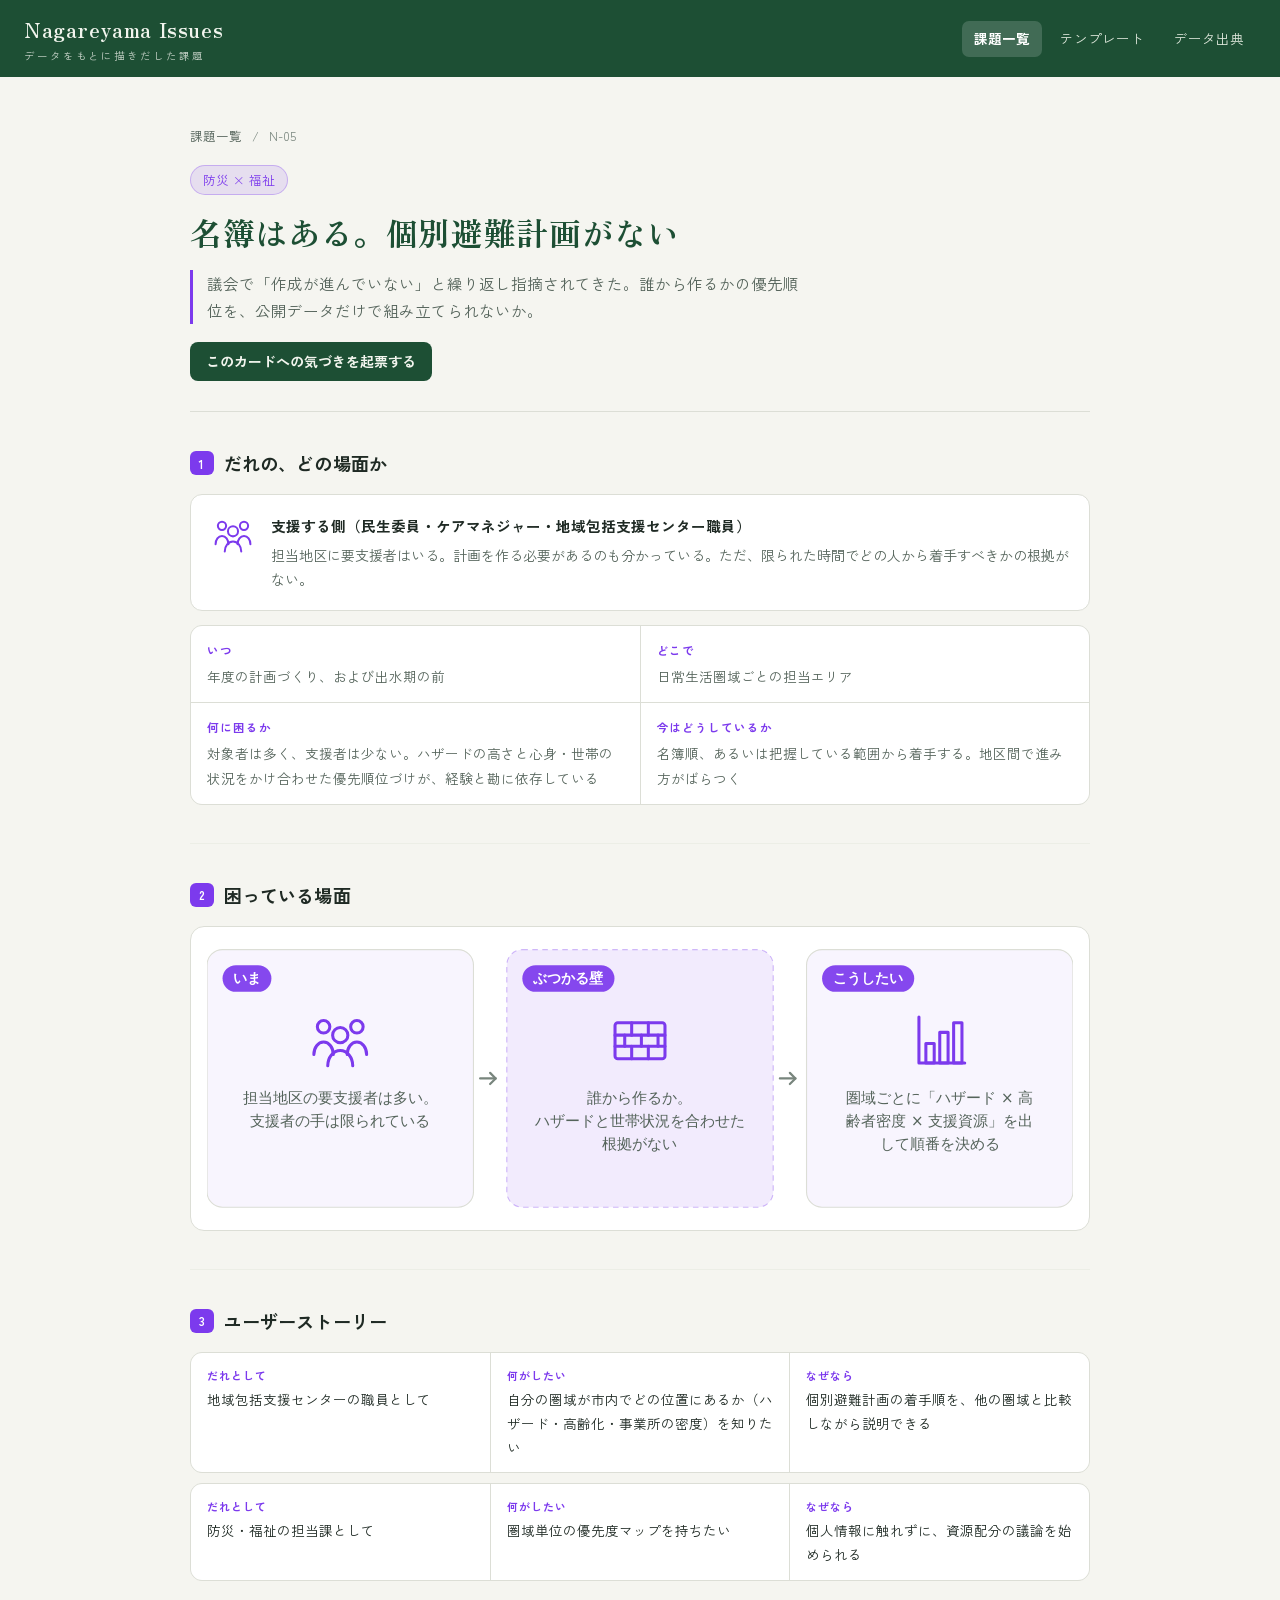
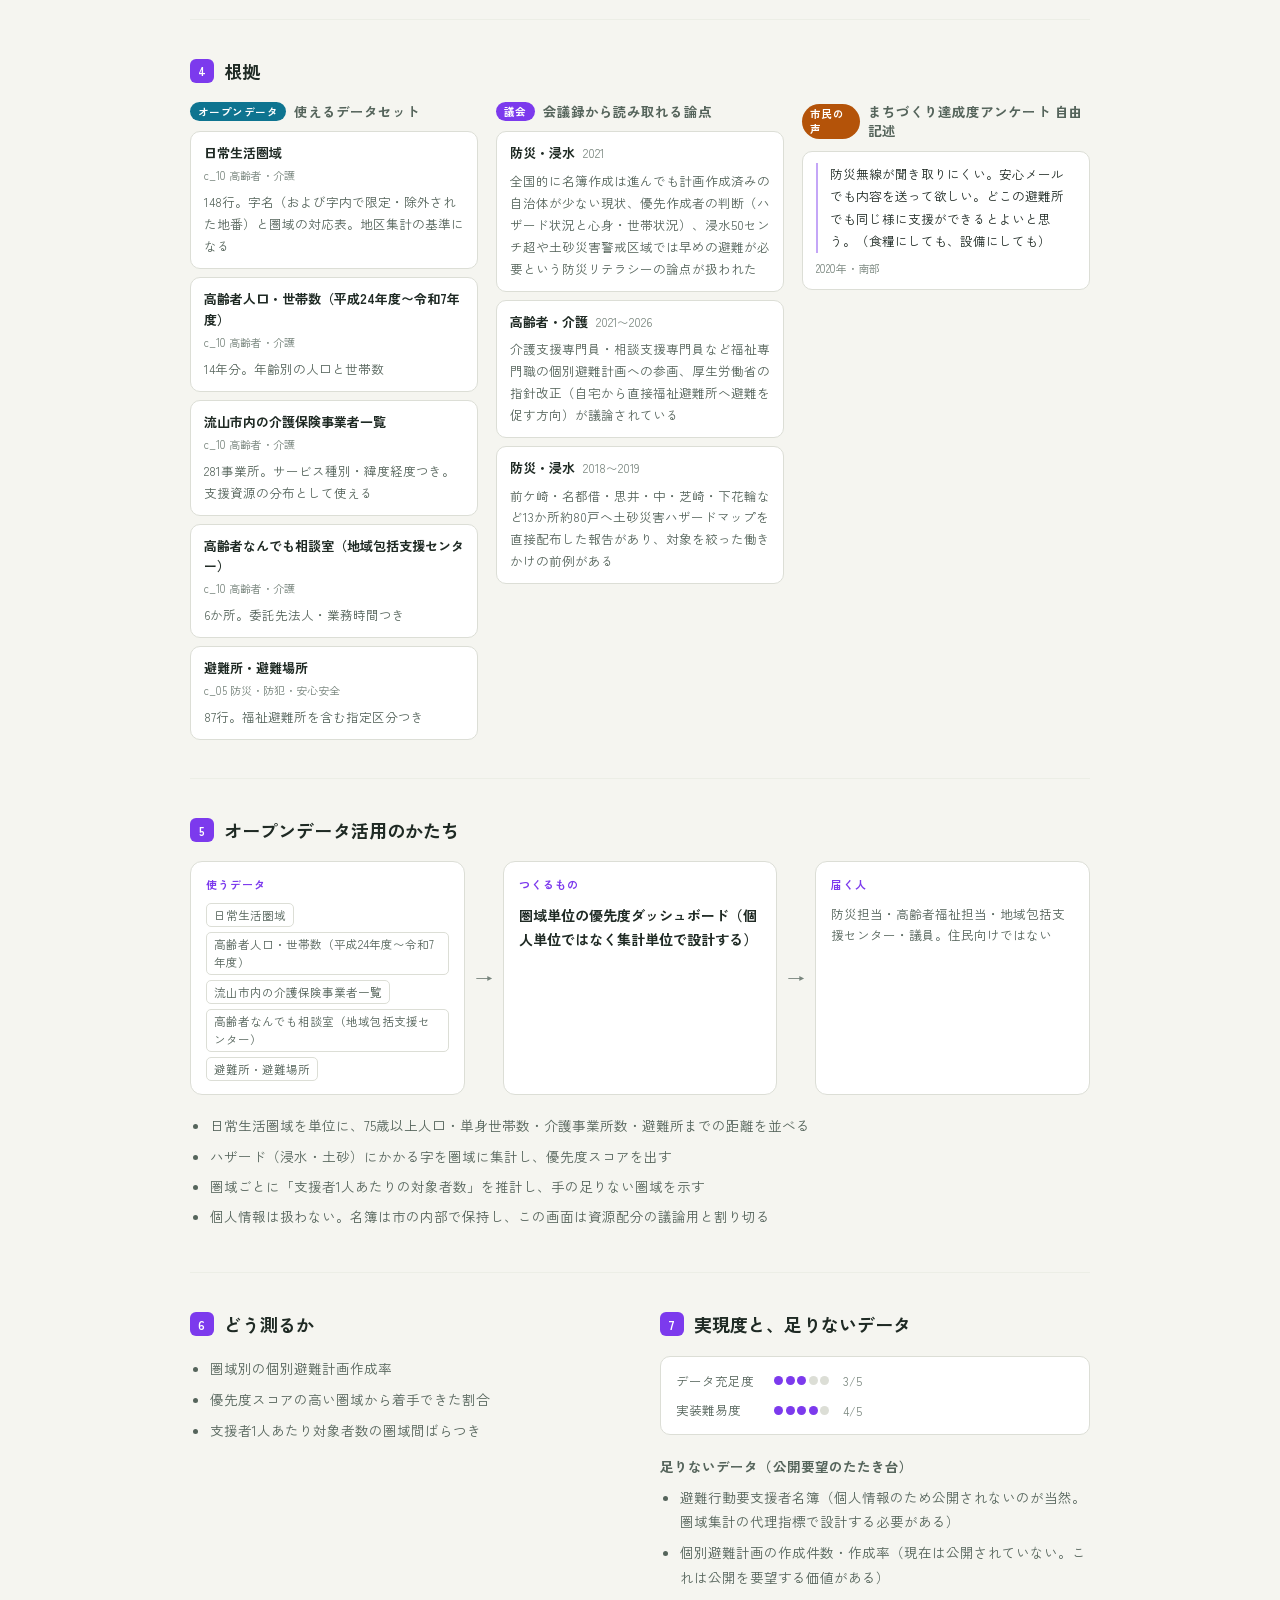
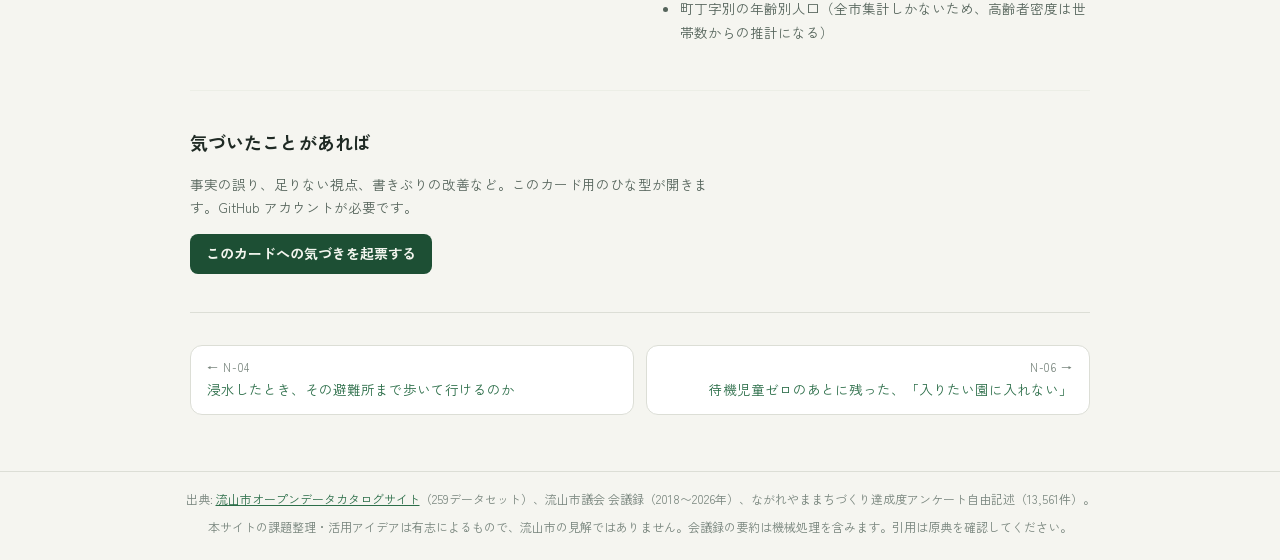
<file: docs/issues/individual-evacuation-plan.html>
<!DOCTYPE html>
<html lang="ja">
<head>
<meta charset="utf-8">
<meta name="viewport" content="width=device-width, initial-scale=1, viewport-fit=cover">
<title>N-05 名簿はある。個別避難計画がない — Nagareyama Issues</title>
<meta name="description" content="議会で「作成が進んでいない」と繰り返し指摘されてきた。誰から作るかの優先順位を、公開データだけで組み立てられないか。">
<link rel="preconnect" href="https://fonts.googleapis.com">
<link rel="preconnect" href="https://fonts.gstatic.com" crossorigin>
<link href="https://fonts.googleapis.com/css2?family=Zen+Kaku+Gothic+New:wght@400;500;700&family=Zen+Old+Mincho:wght@600;700&display=swap" rel="stylesheet">
<link rel="stylesheet" href="../assets/site.css">
<link rel="icon" href="data:image/svg+xml,%3Csvg xmlns='http://www.w3.org/2000/svg' viewBox='0 0 100 100'%3E%3Ctext y='.9em' font-size='90'%3E%F0%9F%97%BE%3C/text%3E%3C/svg%3E">
</head>
<body>
<svg xmlns="http://www.w3.org/2000/svg" width="0" height="0" style="position:absolute" aria-hidden="true"><defs><symbol id="i-elder" viewBox="0 0 48 48" fill="none" stroke="currentColor" stroke-width="2.2" stroke-linecap="round" stroke-linejoin="round"><circle cx="17" cy="11" r="5.5"/><path d="M17 17v12M9.5 21h15M17 29l-4.5 13M17 29l4.5 13"/><path d="M33 20v23M28.5 21h4.5"/></symbol><symbol id="i-parentchild" viewBox="0 0 48 48" fill="none" stroke="currentColor" stroke-width="2.2" stroke-linecap="round" stroke-linejoin="round"><circle cx="15" cy="10" r="5"/><path d="M15 15v11M8 20h14M15 26l-4 13M15 26l4 13"/><circle cx="33" cy="21" r="4"/><path d="M33 25v7M28 28h10M33 32l-2.5 8M33 32l2.5 8"/><path d="M22 28h6"/></symbol><symbol id="i-people" viewBox="0 0 48 48" fill="none" stroke="currentColor" stroke-width="2.2" stroke-linecap="round" stroke-linejoin="round"><circle cx="12" cy="14" r="4.5"/><path d="M5 34c0-5 3-9 7-9s7 4 7 9"/><circle cx="36" cy="14" r="4.5"/><path d="M29 34c0-5 3-9 7-9s7 4 7 9"/><circle cx="24" cy="20" r="5.5"/><path d="M15 42c0-6 4-11 9-11s9 5 9 11"/></symbol><symbol id="i-bus" viewBox="0 0 48 48" fill="none" stroke="currentColor" stroke-width="2.2" stroke-linecap="round" stroke-linejoin="round"><rect x="6" y="10" width="36" height="23" rx="4"/><path d="M6 21h36M15 15v6M24 15v6M33 15v6"/><circle cx="14" cy="37" r="3.5"/><circle cx="34" cy="37" r="3.5"/></symbol><symbol id="i-busstop" viewBox="0 0 48 48" fill="none" stroke="currentColor" stroke-width="2.2" stroke-linecap="round" stroke-linejoin="round"><rect x="11" y="5" width="26" height="14" rx="3"/><path d="M24 19v25M16 44h16"/><path d="M17 12h14"/></symbol><symbol id="i-basket" viewBox="0 0 48 48" fill="none" stroke="currentColor" stroke-width="2.2" stroke-linecap="round" stroke-linejoin="round"><path d="M9 17h30l-3.5 22a2 2 0 0 1-2 2h-19a2 2 0 0 1-2-2z"/><path d="M17 17l4-10M31 17l-4-10"/><path d="M19 24v10M29 24v10"/></symbol><symbol id="i-shop" viewBox="0 0 48 48" fill="none" stroke="currentColor" stroke-width="2.2" stroke-linecap="round" stroke-linejoin="round"><path d="M7 18h34v21a2 2 0 0 1-2 2H9a2 2 0 0 1-2-2z"/><path d="M6 18l4-9h28l4 9"/><path d="M19 41V28h10v13"/></symbol><symbol id="i-home" viewBox="0 0 48 48" fill="none" stroke="currentColor" stroke-width="2.2" stroke-linecap="round" stroke-linejoin="round"><path d="M7 23L24 9l17 14"/><path d="M12 22v18h24V22"/><path d="M20 40V29h8v11"/></symbol><symbol id="i-building" viewBox="0 0 48 48" fill="none" stroke="currentColor" stroke-width="2.2" stroke-linecap="round" stroke-linejoin="round"><rect x="11" y="6" width="26" height="36" rx="2"/><path d="M17 14h4M27 14h4M17 22h4M27 22h4M17 30h4M27 30h4"/><path d="M20 42v-6h8v6"/></symbol><symbol id="i-school" viewBox="0 0 48 48" fill="none" stroke="currentColor" stroke-width="2.2" stroke-linecap="round" stroke-linejoin="round"><path d="M8 21L24 11l16 10"/><path d="M11 21v20h26V21"/><path d="M24 11V4h8v5h-8"/><path d="M20 41V30h8v11"/></symbol><symbol id="i-hospital" viewBox="0 0 48 48" fill="none" stroke="currentColor" stroke-width="2.2" stroke-linecap="round" stroke-linejoin="round"><rect x="8" y="13" width="32" height="29" rx="3"/><path d="M24 20v15M16.5 27.5h15"/><path d="M17 13V7h14v6"/></symbol><symbol id="i-heart" viewBox="0 0 48 48" fill="none" stroke="currentColor" stroke-width="2.2" stroke-linecap="round" stroke-linejoin="round"><path d="M24 41C10 31 7 22 13 16.5c4.6-4.2 9.7-.8 11 3 1.3-3.8 6.4-7.2 11-3C41 22 38 31 24 41z"/><path d="M25 19l-4.5 8h6l-3.5 8"/></symbol><symbol id="i-flood" viewBox="0 0 48 48" fill="none" stroke="currentColor" stroke-width="2.2" stroke-linecap="round" stroke-linejoin="round"><path d="M13 25l11-10 11 10"/><path d="M17 25v8M31 25v8"/><path d="M5 34c4-4 8-4 12 0s8 4 12 0 8-4 12 0"/><path d="M5 42c4-4 8-4 12 0s8 4 12 0 8-4 12 0"/></symbol><symbol id="i-shelter" viewBox="0 0 48 48" fill="none" stroke="currentColor" stroke-width="2.2" stroke-linecap="round" stroke-linejoin="round"><path d="M8 20L24 8l16 12"/><path d="M12 20v20h24V20"/><path d="M24 40V25"/><path d="M18 31l6-6 6 6"/></symbol><symbol id="i-trash" viewBox="0 0 48 48" fill="none" stroke="currentColor" stroke-width="2.2" stroke-linecap="round" stroke-linejoin="round"><path d="M11 15h26l-2.2 25a2 2 0 0 1-2 1.8H15.2a2 2 0 0 1-2-1.8z"/><path d="M7 15h34"/><path d="M18 15v-4a2 2 0 0 1 2-2h8a2 2 0 0 1 2 2v4"/><path d="M20 22v12M28 22v12"/></symbol><symbol id="i-calendar" viewBox="0 0 48 48" fill="none" stroke="currentColor" stroke-width="2.2" stroke-linecap="round" stroke-linejoin="round"><rect x="7" y="11" width="34" height="31" rx="3"/><path d="M7 21h34M16 6v9M32 6v9"/><circle cx="17" cy="29" r="1.8"/><circle cx="24" cy="29" r="1.8"/><circle cx="31" cy="29" r="1.8"/><circle cx="17" cy="36" r="1.8"/></symbol><symbol id="i-clock" viewBox="0 0 48 48" fill="none" stroke="currentColor" stroke-width="2.2" stroke-linecap="round" stroke-linejoin="round"><circle cx="24" cy="24" r="17"/><path d="M24 12v12l8 6"/></symbol><symbol id="i-map" viewBox="0 0 48 48" fill="none" stroke="currentColor" stroke-width="2.2" stroke-linecap="round" stroke-linejoin="round"><path d="M6 14l12-5 12 5 12-5v25l-12 5-12-5-12 5z"/><path d="M18 9v25M30 14v25"/></symbol><symbol id="i-coin" viewBox="0 0 48 48" fill="none" stroke="currentColor" stroke-width="2.2" stroke-linecap="round" stroke-linejoin="round"><circle cx="24" cy="24" r="16"/><path d="M17 15l7 9 7-9"/><path d="M24 24v13M18 27h12M18 32h12"/></symbol><symbol id="i-doc" viewBox="0 0 48 48" fill="none" stroke="currentColor" stroke-width="2.2" stroke-linecap="round" stroke-linejoin="round"><path d="M12 5h16l9 9v29a2 2 0 0 1-2 2H12a2 2 0 0 1-2-2V7a2 2 0 0 1 2-2z"/><path d="M28 5v10h9"/><path d="M17 24h14M17 31h14M17 38h8"/></symbol><symbol id="i-phone" viewBox="0 0 48 48" fill="none" stroke="currentColor" stroke-width="2.2" stroke-linecap="round" stroke-linejoin="round"><rect x="14" y="4" width="20" height="40" rx="4"/><path d="M20 9h8"/><circle cx="24" cy="38" r="2"/></symbol><symbol id="i-search" viewBox="0 0 48 48" fill="none" stroke="currentColor" stroke-width="2.2" stroke-linecap="round" stroke-linejoin="round"><circle cx="21" cy="21" r="13"/><path d="M30.5 30.5L42 42"/></symbol><symbol id="i-question" viewBox="0 0 48 48" fill="none" stroke="currentColor" stroke-width="2.2" stroke-linecap="round" stroke-linejoin="round"><circle cx="24" cy="24" r="17"/><path d="M19 19a5 5 0 1 1 6.5 4.8c-1 .4-1.5 1.2-1.5 2.2v2"/><circle cx="24" cy="34" r="1.8"/></symbol><symbol id="i-alert" viewBox="0 0 48 48" fill="none" stroke="currentColor" stroke-width="2.2" stroke-linecap="round" stroke-linejoin="round"><path d="M24 7l19 33H5z"/><path d="M24 19v11"/><circle cx="24" cy="35" r="1.8"/></symbol><symbol id="i-wall" viewBox="0 0 48 48" fill="none" stroke="currentColor" stroke-width="2.2" stroke-linecap="round" stroke-linejoin="round"><rect x="6" y="11" width="36" height="26" rx="2"/><path d="M6 20h36M6 28h36"/><path d="M18 11v9M30 11v9M13 20v8M25 20v8M37 20v8M18 28v9M30 28v9"/></symbol><symbol id="i-chart" viewBox="0 0 48 48" fill="none" stroke="currentColor" stroke-width="2.2" stroke-linecap="round" stroke-linejoin="round"><path d="M9 7v33h33"/><rect x="14" y="26" width="6" height="14"/><rect x="24" y="18" width="6" height="22"/><rect x="34" y="11" width="6" height="29"/></symbol><symbol id="i-park" viewBox="0 0 48 48" fill="none" stroke="currentColor" stroke-width="2.2" stroke-linecap="round" stroke-linejoin="round"><path d="M24 42V26"/><circle cx="24" cy="18" r="11"/><path d="M24 30l-7-6M24 33l7-6"/></symbol><symbol id="i-bicycle" viewBox="0 0 48 48" fill="none" stroke="currentColor" stroke-width="2.2" stroke-linecap="round" stroke-linejoin="round"><circle cx="12" cy="33" r="8"/><circle cx="36" cy="33" r="8"/><path d="M12 33l8-14h9M20 19l10 14M27 19h7"/></symbol><symbol id="i-car" viewBox="0 0 48 48" fill="none" stroke="currentColor" stroke-width="2.2" stroke-linecap="round" stroke-linejoin="round"><path d="M9 29l4-11a3 3 0 0 1 3-2h16a3 3 0 0 1 3 2l4 11"/><rect x="6" y="29" width="36" height="9" rx="3"/><circle cx="15" cy="40" r="2.5"/><circle cx="33" cy="40" r="2.5"/></symbol></defs></svg>
<header class="header">
  <a class="brand" href="../index.html">Nagareyama Issues<small>データをもとに描きだした課題</small></a>
  <nav class="nav" aria-label="メインメニュー">
    <a class="nav-link active" href="../index.html">課題一覧</a>
    <a class="nav-link" href="../template.html">テンプレート</a>
    <a class="nav-link" href="../sources.html">データ出典</a>
  </nav>
</header>
<main>

<article class="issue" style="--c:#7c3aed">
  <nav class="crumbs"><a href="../index.html">課題一覧</a> <span>/</span> N-05</nav>

  <header class="issue-head">
    <span class="card-theme big">防災 × 福祉</span>
    <h1>名簿はある。個別避難計画がない</h1>
    <p class="issue-catch">議会で「作成が進んでいない」と繰り返し指摘されてきた。誰から作るかの優先順位を、公開データだけで組み立てられないか。</p>
    <p class="issue-actions"><a class="gh-issue" href="https://github.com/code-collection-nagareyama/nagareyama-issues/issues/new?template=n-05-individual-evacuation-plan.yml&amp;title=%5BN-05%5D%20" target="_blank" rel="noopener noreferrer">このカードへの気づきを起票する</a></p>
  </header>

  <section class="block persona-block">
    <h2><span class="n">1</span>だれの、どの場面か</h2>
    <div class="persona">
      <span class="persona-ico"><svg width="44" height="44" viewBox="0 0 48 48" aria-hidden="true"><use href="#i-people"/></svg></span>
      <div>
        <div class="persona-label">支援する側（民生委員・ケアマネジャー・地域包括支援センター職員）</div>
        <p>担当地区に要支援者はいる。計画を作る必要があるのも分かっている。ただ、限られた時間でどの人から着手すべきかの根拠がない。</p>
      </div>
    </div>
    <dl class="pain">
      <div><dt>いつ</dt><dd>年度の計画づくり、および出水期の前</dd></div>
      <div><dt>どこで</dt><dd>日常生活圏域ごとの担当エリア</dd></div>
      <div><dt>何に困るか</dt><dd>対象者は多く、支援者は少ない。ハザードの高さと心身・世帯の状況をかけ合わせた優先順位づけが、経験と勘に依存している</dd></div>
      <div><dt>今はどうしているか</dt><dd>名簿順、あるいは把握している範囲から着手する。地区間で進み方がばらつく</dd></div>
    </dl>
  </section>

  <section class="block">
    <h2><span class="n">2</span>困っている場面</h2>
    <div class="scene-wrap"><svg class="scene" viewBox="0 0 780 244" role="img" aria-label="困っている場面の3コマ図" xmlns="http://www.w3.org/2000/svg"><g class="pnl pnl-now" transform="translate(0,6)"><rect class="pnl-bg" x="0" y="0" width="240" height="232" rx="14"/><rect class="pnl-tab" x="14" y="14" width="44" height="24" rx="12"/><text class="pnl-tablabel" x="36.0" y="30" text-anchor="middle">いま</text><g class="pnl-icon" transform="translate(90.0,52)"><svg x="0" y="0" width="60" height="60" viewBox="0 0 48 48"><use href="#i-people"/></svg></g><text class="pnl-text" x="120.0" y="138" text-anchor="middle">担当地区の要支援者は多い。</text><text class="pnl-text" x="120.0" y="159" text-anchor="middle">支援者の手は限られている</text></g><g class="arrow"><path d="M246 122h14"/><path d="M255 117l5 5-5 5"/></g><g class="pnl pnl-wall" transform="translate(270,6)"><rect class="pnl-bg" x="0" y="0" width="240" height="232" rx="14"/><rect class="pnl-tab" x="14" y="14" width="83" height="24" rx="12"/><text class="pnl-tablabel" x="55.5" y="30" text-anchor="middle">ぶつかる壁</text><g class="pnl-icon" transform="translate(90.0,52)"><svg x="0" y="0" width="60" height="60" viewBox="0 0 48 48"><use href="#i-wall"/></svg></g><text class="pnl-text" x="120.0" y="138" text-anchor="middle">誰から作るか。</text><text class="pnl-text" x="120.0" y="159" text-anchor="middle">ハザードと世帯状況を合わせた</text><text class="pnl-text" x="120.0" y="180" text-anchor="middle">根拠がない</text></g><g class="arrow"><path d="M516 122h14"/><path d="M525 117l5 5-5 5"/></g><g class="pnl pnl-wish" transform="translate(540,6)"><rect class="pnl-bg" x="0" y="0" width="240" height="232" rx="14"/><rect class="pnl-tab" x="14" y="14" width="83" height="24" rx="12"/><text class="pnl-tablabel" x="55.5" y="30" text-anchor="middle">こうしたい</text><g class="pnl-icon" transform="translate(90.0,52)"><svg x="0" y="0" width="60" height="60" viewBox="0 0 48 48"><use href="#i-chart"/></svg></g><text class="pnl-text" x="120.0" y="138" text-anchor="middle">圏域ごとに「ハザード × 高</text><text class="pnl-text" x="120.0" y="159" text-anchor="middle">齢者密度 × 支援資源」を出</text><text class="pnl-text" x="120.0" y="180" text-anchor="middle">して順番を決める</text></g></svg></div>
  </section>

  <section class="block">
    <h2><span class="n">3</span>ユーザーストーリー</h2>
    <ul class="stories"><li class="story">
  <span class="story-part"><span class="story-k">だれとして</span>地域包括支援センターの職員として</span>
  <span class="story-part"><span class="story-k">何がしたい</span>自分の圏域が市内でどの位置にあるか（ハザード・高齢化・事業所の密度）を知りたい</span>
  <span class="story-part"><span class="story-k">なぜなら</span>個別避難計画の着手順を、他の圏域と比較しながら説明できる</span>
</li><li class="story">
  <span class="story-part"><span class="story-k">だれとして</span>防災・福祉の担当課として</span>
  <span class="story-part"><span class="story-k">何がしたい</span>圏域単位の優先度マップを持ちたい</span>
  <span class="story-part"><span class="story-k">なぜなら</span>個人情報に触れずに、資源配分の議論を始められる</span>
</li></ul>
  </section>

  <section class="block">
    <h2><span class="n">4</span>根拠</h2>
    <div class="evidence">
      <div class="ev-col">
        <h3><span class="ev-tag t-od">オープンデータ</span>使えるデータセット</h3>
        <ul class="ev-list"><li><div class="ev-name">日常生活圏域</div><div class="ev-cat">c_10 高齢者・介護</div><div class="ev-fact">148行。字名（および字内で限定・除外された地番）と圏域の対応表。地区集計の基準になる</div></li><li><div class="ev-name">高齢者人口・世帯数（平成24年度〜令和7年度）</div><div class="ev-cat">c_10 高齢者・介護</div><div class="ev-fact">14年分。年齢別の人口と世帯数</div></li><li><div class="ev-name">流山市内の介護保険事業者一覧</div><div class="ev-cat">c_10 高齢者・介護</div><div class="ev-fact">281事業所。サービス種別・緯度経度つき。支援資源の分布として使える</div></li><li><div class="ev-name">高齢者なんでも相談室（地域包括支援センター）</div><div class="ev-cat">c_10 高齢者・介護</div><div class="ev-fact">6か所。委託先法人・業務時間つき</div></li><li><div class="ev-name">避難所・避難場所</div><div class="ev-cat">c_05 防災・防犯・安心安全</div><div class="ev-fact">87行。福祉避難所を含む指定区分つき</div></li></ul>
      </div>
      <div class="ev-col">
        <h3><span class="ev-tag t-council">議会</span>会議録から読み取れる論点</h3>
        <ul class="ev-list"><li><div class="ev-name">防災・浸水 <span class="ev-yr">2021</span></div><div class="ev-fact">全国的に名簿作成は進んでも計画作成済みの自治体が少ない現状、優先作成者の判断（ハザード状況と心身・世帯状況）、浸水50センチ超や土砂災害警戒区域では早めの避難が必要という防災リテラシーの論点が扱われた</div></li><li><div class="ev-name">高齢者・介護 <span class="ev-yr">2021〜2026</span></div><div class="ev-fact">介護支援専門員・相談支援専門員など福祉専門職の個別避難計画への参画、厚生労働省の指針改正（自宅から直接福祉避難所へ避難を促す方向）が議論されている</div></li><li><div class="ev-name">防災・浸水 <span class="ev-yr">2018〜2019</span></div><div class="ev-fact">前ケ崎・名都借・思井・中・芝崎・下花輪など13か所約80戸へ土砂災害ハザードマップを直接配布した報告があり、対象を絞った働きかけの前例がある</div></li></ul>
      </div>
      <div class="ev-col"><h3><span class="ev-tag t-voice">市民の声</span>まちづくり達成度アンケート 自由記述</h3><ul class="voices"><li><blockquote>防災無線が聞き取りにくい。安心メールでも内容を送って欲しい。どこの避難所でも同じ様に支援ができるとよいと思う。（食糧にしても、設備にしても）</blockquote><cite>2020年・南部</cite></li></ul></div>
    </div>
  </section>

  <section class="block">
    <h2><span class="n">5</span>オープンデータ活用のかたち</h2>
    <div class="flow">
      <div class="flow-step">
        <div class="flow-lbl">使うデータ</div>
        <div class="flow-chips"><span class="flow-chip">日常生活圏域</span><span class="flow-chip">高齢者人口・世帯数（平成24年度〜令和7年度）</span><span class="flow-chip">流山市内の介護保険事業者一覧</span><span class="flow-chip">高齢者なんでも相談室（地域包括支援センター）</span><span class="flow-chip">避難所・避難場所</span></div>
      </div>
      <div class="flow-arrow">→</div>
      <div class="flow-step">
        <div class="flow-lbl">つくるもの</div>
        <div class="flow-form">圏域単位の優先度ダッシュボード（個人単位ではなく集計単位で設計する）</div>
      </div>
      <div class="flow-arrow">→</div>
      <div class="flow-step">
        <div class="flow-lbl">届く人</div>
        <div class="flow-who">防災担当・高齢者福祉担当・地域包括支援センター・議員。住民向けではない</div>
      </div>
    </div>
    <ul class="features"><li>日常生活圏域を単位に、75歳以上人口・単身世帯数・介護事業所数・避難所までの距離を並べる</li><li>ハザード（浸水・土砂）にかかる字を圏域に集計し、優先度スコアを出す</li><li>圏域ごとに「支援者1人あたりの対象者数」を推計し、手の足りない圏域を示す</li><li>個人情報は扱わない。名簿は市の内部で保持し、この画面は資源配分の議論用と割り切る</li></ul>
  </section>

  <section class="block two">
    <div>
      <h2><span class="n">6</span>どう測るか</h2>
      <ul class="kpi"><li>圏域別の個別避難計画作成率</li><li>優先度スコアの高い圏域から着手できた割合</li><li>支援者1人あたり対象者数の圏域間ばらつき</li></ul>
    </div>
    <div>
      <h2><span class="n">7</span>実現度と、足りないデータ</h2>
      <div class="feas">
        <div class="feas-row"><span>データ充足度</span><span class="meter" title="データ充足度: 3/5"><span class="dot on"></span><span class="dot on"></span><span class="dot on"></span><span class="dot"></span><span class="dot"></span></span><em>3/5</em></div>
        <div class="feas-row"><span>実装難易度</span><span class="meter" title="実装難易度: 4/5"><span class="dot on"></span><span class="dot on"></span><span class="dot on"></span><span class="dot on"></span><span class="dot"></span></span><em>4/5</em></div>
      </div>
      <h4>足りないデータ（公開要望のたたき台）</h4>
      <ul class="missing"><li>避難行動要支援者名簿（個人情報のため公開されないのが当然。圏域集計の代理指標で設計する必要がある）</li><li>個別避難計画の作成件数・作成率（現在は公開されていない。これは公開を要望する価値がある）</li><li>町丁字別の年齢別人口（全市集計しかないため、高齢者密度は世帯数からの推計になる）</li></ul>
    </div>
  </section>

  <section class="block report">
    <h2>気づいたことがあれば</h2>
    <p class="sub">事実の誤り、足りない視点、書きぶりの改善など。このカード用のひな型が開きます。GitHub アカウントが必要です。</p>
    <a class="gh-issue" href="https://github.com/code-collection-nagareyama/nagareyama-issues/issues/new?template=n-05-individual-evacuation-plan.yml&amp;title=%5BN-05%5D%20" target="_blank" rel="noopener noreferrer">このカードへの気づきを起票する</a>
  </section>

  <nav class="prevnext"><a class="pn prev" href="flood-shelter-reach.html"><span>← N-04</span>浸水したとき、その避難所まで歩いて行けるのか</a><a class="pn next" href="childcare-matching.html"><span>N-06 →</span>待機児童ゼロのあとに残った、「入りたい園に入れない」</a></nav>
</article>

</main>
<footer class="foot">
  <p>出典: <a href="https://www.city.nagareyama.chiba.jp/opendata/1042063/1042065.html">流山市オープンデータカタログサイト</a>（259データセット）、流山市議会 会議録（2018〜2026年）、ながれやままちづくり達成度アンケート自由記述（13,561件）。</p>
  <p>本サイトの課題整理・活用アイデアは有志によるもので、流山市の見解ではありません。会議録の要約は機械処理を含みます。引用は原典を確認してください。</p>
</footer>
<script src="../assets/site.js"></script>
</body>
</html>
</file>
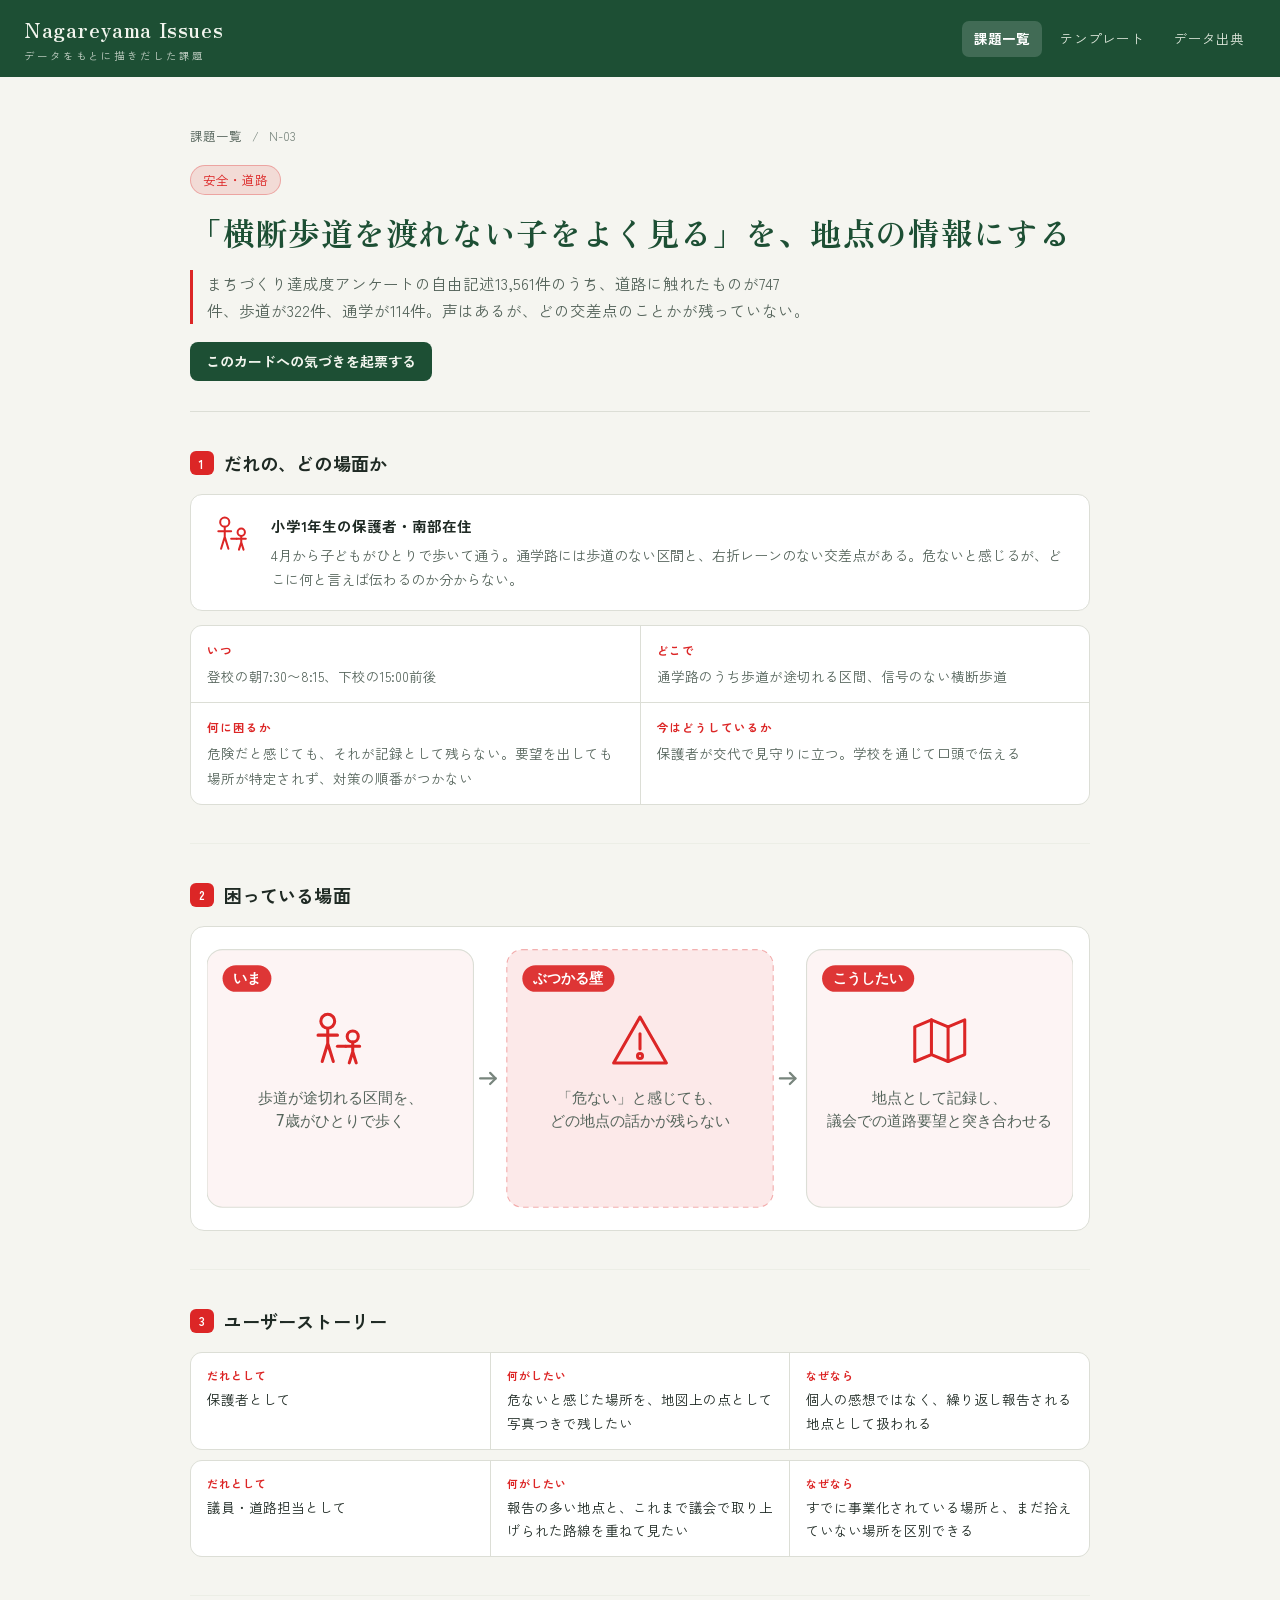
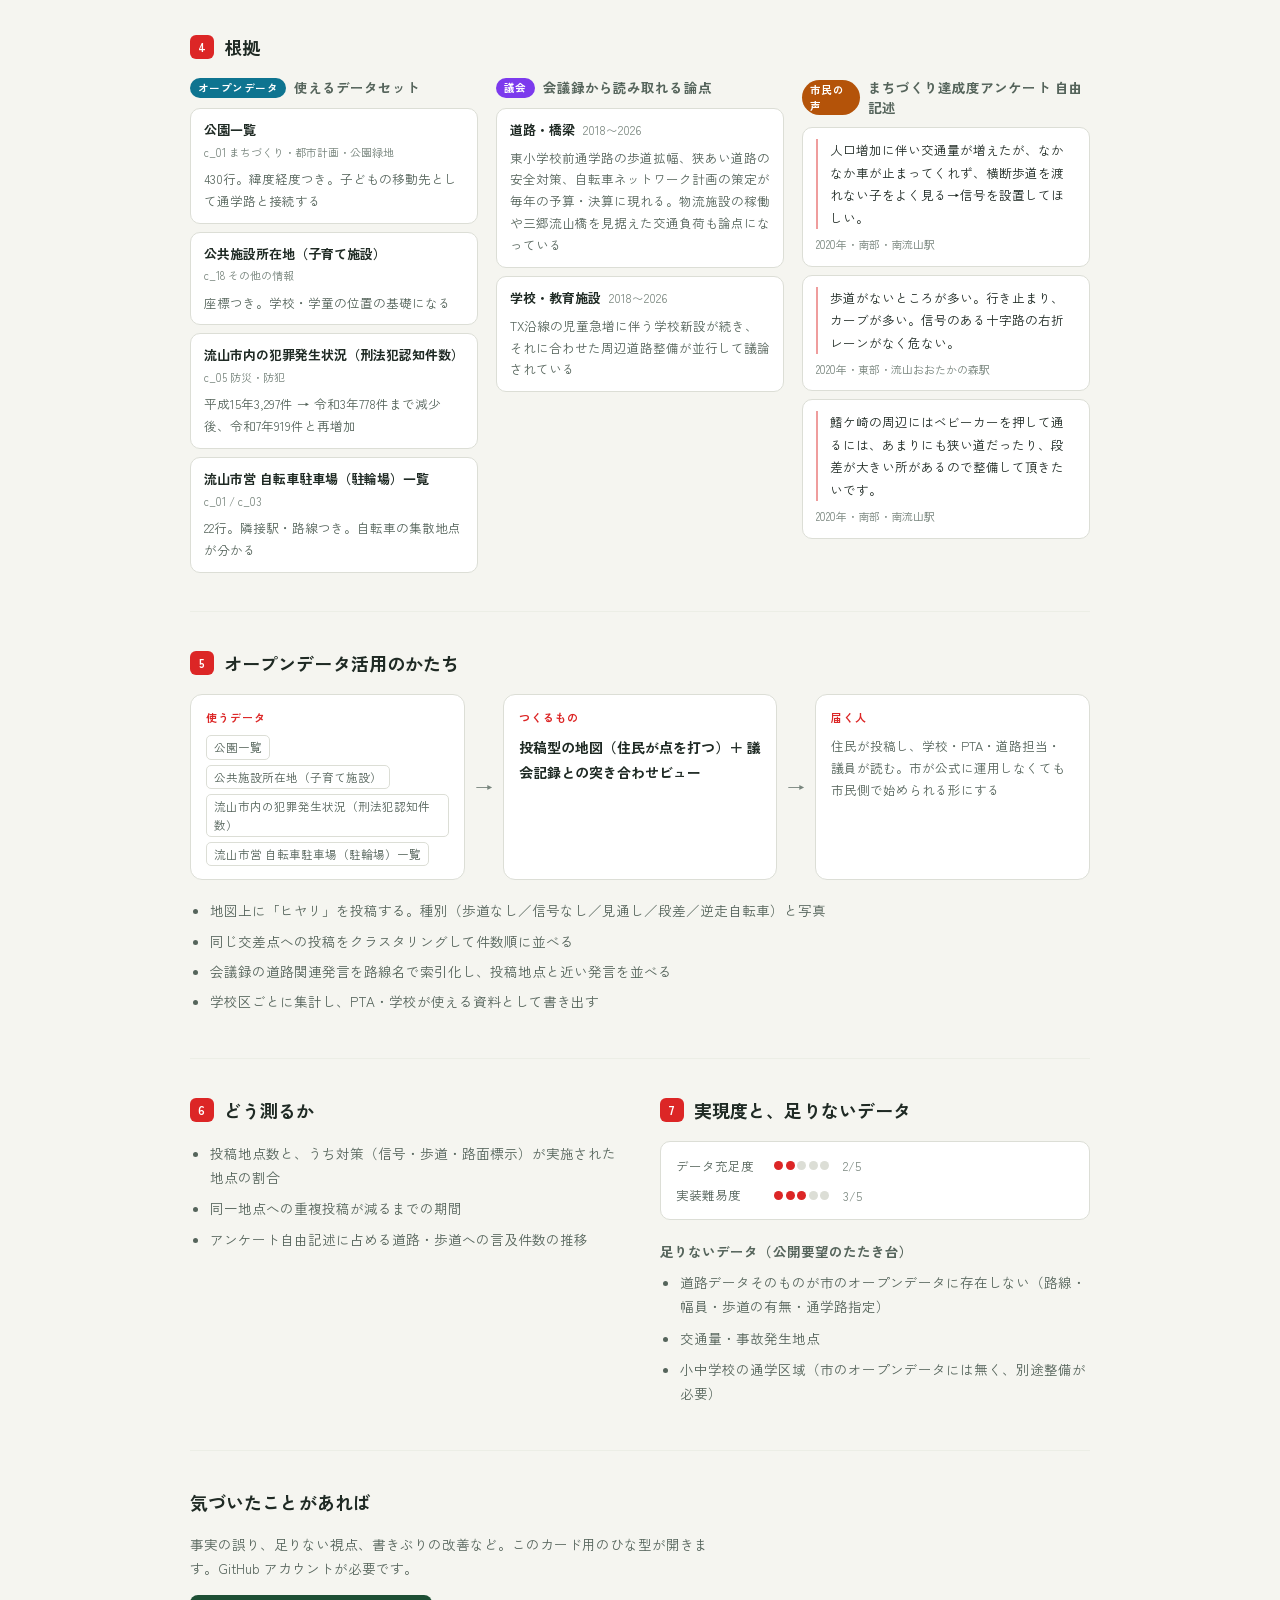
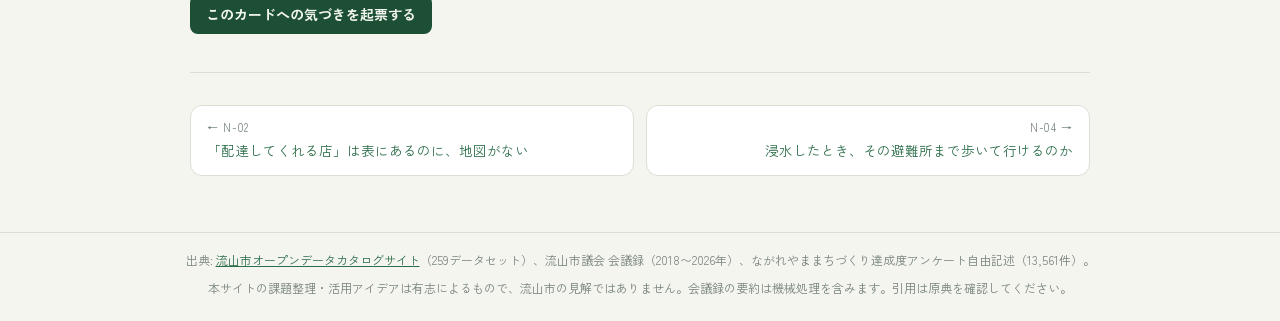
<file: docs/issues/school-route-safety.html>
<!DOCTYPE html>
<html lang="ja">
<head>
<meta charset="utf-8">
<meta name="viewport" content="width=device-width, initial-scale=1, viewport-fit=cover">
<title>N-03 「横断歩道を渡れない子をよく見る」を、地点の情報にする — Nagareyama Issues</title>
<meta name="description" content="まちづくり達成度アンケートの自由記述13,561件のうち、道路に触れたものが747件、歩道が322件、通学が114件。声はあるが、どの交差点のことかが残っていない。">
<link rel="preconnect" href="https://fonts.googleapis.com">
<link rel="preconnect" href="https://fonts.gstatic.com" crossorigin>
<link href="https://fonts.googleapis.com/css2?family=Zen+Kaku+Gothic+New:wght@400;500;700&family=Zen+Old+Mincho:wght@600;700&display=swap" rel="stylesheet">
<link rel="stylesheet" href="../assets/site.css">
<link rel="icon" href="data:image/svg+xml,%3Csvg xmlns='http://www.w3.org/2000/svg' viewBox='0 0 100 100'%3E%3Ctext y='.9em' font-size='90'%3E%F0%9F%97%BE%3C/text%3E%3C/svg%3E">
</head>
<body>
<svg xmlns="http://www.w3.org/2000/svg" width="0" height="0" style="position:absolute" aria-hidden="true"><defs><symbol id="i-elder" viewBox="0 0 48 48" fill="none" stroke="currentColor" stroke-width="2.2" stroke-linecap="round" stroke-linejoin="round"><circle cx="17" cy="11" r="5.5"/><path d="M17 17v12M9.5 21h15M17 29l-4.5 13M17 29l4.5 13"/><path d="M33 20v23M28.5 21h4.5"/></symbol><symbol id="i-parentchild" viewBox="0 0 48 48" fill="none" stroke="currentColor" stroke-width="2.2" stroke-linecap="round" stroke-linejoin="round"><circle cx="15" cy="10" r="5"/><path d="M15 15v11M8 20h14M15 26l-4 13M15 26l4 13"/><circle cx="33" cy="21" r="4"/><path d="M33 25v7M28 28h10M33 32l-2.5 8M33 32l2.5 8"/><path d="M22 28h6"/></symbol><symbol id="i-people" viewBox="0 0 48 48" fill="none" stroke="currentColor" stroke-width="2.2" stroke-linecap="round" stroke-linejoin="round"><circle cx="12" cy="14" r="4.5"/><path d="M5 34c0-5 3-9 7-9s7 4 7 9"/><circle cx="36" cy="14" r="4.5"/><path d="M29 34c0-5 3-9 7-9s7 4 7 9"/><circle cx="24" cy="20" r="5.5"/><path d="M15 42c0-6 4-11 9-11s9 5 9 11"/></symbol><symbol id="i-bus" viewBox="0 0 48 48" fill="none" stroke="currentColor" stroke-width="2.2" stroke-linecap="round" stroke-linejoin="round"><rect x="6" y="10" width="36" height="23" rx="4"/><path d="M6 21h36M15 15v6M24 15v6M33 15v6"/><circle cx="14" cy="37" r="3.5"/><circle cx="34" cy="37" r="3.5"/></symbol><symbol id="i-busstop" viewBox="0 0 48 48" fill="none" stroke="currentColor" stroke-width="2.2" stroke-linecap="round" stroke-linejoin="round"><rect x="11" y="5" width="26" height="14" rx="3"/><path d="M24 19v25M16 44h16"/><path d="M17 12h14"/></symbol><symbol id="i-basket" viewBox="0 0 48 48" fill="none" stroke="currentColor" stroke-width="2.2" stroke-linecap="round" stroke-linejoin="round"><path d="M9 17h30l-3.5 22a2 2 0 0 1-2 2h-19a2 2 0 0 1-2-2z"/><path d="M17 17l4-10M31 17l-4-10"/><path d="M19 24v10M29 24v10"/></symbol><symbol id="i-shop" viewBox="0 0 48 48" fill="none" stroke="currentColor" stroke-width="2.2" stroke-linecap="round" stroke-linejoin="round"><path d="M7 18h34v21a2 2 0 0 1-2 2H9a2 2 0 0 1-2-2z"/><path d="M6 18l4-9h28l4 9"/><path d="M19 41V28h10v13"/></symbol><symbol id="i-home" viewBox="0 0 48 48" fill="none" stroke="currentColor" stroke-width="2.2" stroke-linecap="round" stroke-linejoin="round"><path d="M7 23L24 9l17 14"/><path d="M12 22v18h24V22"/><path d="M20 40V29h8v11"/></symbol><symbol id="i-building" viewBox="0 0 48 48" fill="none" stroke="currentColor" stroke-width="2.2" stroke-linecap="round" stroke-linejoin="round"><rect x="11" y="6" width="26" height="36" rx="2"/><path d="M17 14h4M27 14h4M17 22h4M27 22h4M17 30h4M27 30h4"/><path d="M20 42v-6h8v6"/></symbol><symbol id="i-school" viewBox="0 0 48 48" fill="none" stroke="currentColor" stroke-width="2.2" stroke-linecap="round" stroke-linejoin="round"><path d="M8 21L24 11l16 10"/><path d="M11 21v20h26V21"/><path d="M24 11V4h8v5h-8"/><path d="M20 41V30h8v11"/></symbol><symbol id="i-hospital" viewBox="0 0 48 48" fill="none" stroke="currentColor" stroke-width="2.2" stroke-linecap="round" stroke-linejoin="round"><rect x="8" y="13" width="32" height="29" rx="3"/><path d="M24 20v15M16.5 27.5h15"/><path d="M17 13V7h14v6"/></symbol><symbol id="i-heart" viewBox="0 0 48 48" fill="none" stroke="currentColor" stroke-width="2.2" stroke-linecap="round" stroke-linejoin="round"><path d="M24 41C10 31 7 22 13 16.5c4.6-4.2 9.7-.8 11 3 1.3-3.8 6.4-7.2 11-3C41 22 38 31 24 41z"/><path d="M25 19l-4.5 8h6l-3.5 8"/></symbol><symbol id="i-flood" viewBox="0 0 48 48" fill="none" stroke="currentColor" stroke-width="2.2" stroke-linecap="round" stroke-linejoin="round"><path d="M13 25l11-10 11 10"/><path d="M17 25v8M31 25v8"/><path d="M5 34c4-4 8-4 12 0s8 4 12 0 8-4 12 0"/><path d="M5 42c4-4 8-4 12 0s8 4 12 0 8-4 12 0"/></symbol><symbol id="i-shelter" viewBox="0 0 48 48" fill="none" stroke="currentColor" stroke-width="2.2" stroke-linecap="round" stroke-linejoin="round"><path d="M8 20L24 8l16 12"/><path d="M12 20v20h24V20"/><path d="M24 40V25"/><path d="M18 31l6-6 6 6"/></symbol><symbol id="i-trash" viewBox="0 0 48 48" fill="none" stroke="currentColor" stroke-width="2.2" stroke-linecap="round" stroke-linejoin="round"><path d="M11 15h26l-2.2 25a2 2 0 0 1-2 1.8H15.2a2 2 0 0 1-2-1.8z"/><path d="M7 15h34"/><path d="M18 15v-4a2 2 0 0 1 2-2h8a2 2 0 0 1 2 2v4"/><path d="M20 22v12M28 22v12"/></symbol><symbol id="i-calendar" viewBox="0 0 48 48" fill="none" stroke="currentColor" stroke-width="2.2" stroke-linecap="round" stroke-linejoin="round"><rect x="7" y="11" width="34" height="31" rx="3"/><path d="M7 21h34M16 6v9M32 6v9"/><circle cx="17" cy="29" r="1.8"/><circle cx="24" cy="29" r="1.8"/><circle cx="31" cy="29" r="1.8"/><circle cx="17" cy="36" r="1.8"/></symbol><symbol id="i-clock" viewBox="0 0 48 48" fill="none" stroke="currentColor" stroke-width="2.2" stroke-linecap="round" stroke-linejoin="round"><circle cx="24" cy="24" r="17"/><path d="M24 12v12l8 6"/></symbol><symbol id="i-map" viewBox="0 0 48 48" fill="none" stroke="currentColor" stroke-width="2.2" stroke-linecap="round" stroke-linejoin="round"><path d="M6 14l12-5 12 5 12-5v25l-12 5-12-5-12 5z"/><path d="M18 9v25M30 14v25"/></symbol><symbol id="i-coin" viewBox="0 0 48 48" fill="none" stroke="currentColor" stroke-width="2.2" stroke-linecap="round" stroke-linejoin="round"><circle cx="24" cy="24" r="16"/><path d="M17 15l7 9 7-9"/><path d="M24 24v13M18 27h12M18 32h12"/></symbol><symbol id="i-doc" viewBox="0 0 48 48" fill="none" stroke="currentColor" stroke-width="2.2" stroke-linecap="round" stroke-linejoin="round"><path d="M12 5h16l9 9v29a2 2 0 0 1-2 2H12a2 2 0 0 1-2-2V7a2 2 0 0 1 2-2z"/><path d="M28 5v10h9"/><path d="M17 24h14M17 31h14M17 38h8"/></symbol><symbol id="i-phone" viewBox="0 0 48 48" fill="none" stroke="currentColor" stroke-width="2.2" stroke-linecap="round" stroke-linejoin="round"><rect x="14" y="4" width="20" height="40" rx="4"/><path d="M20 9h8"/><circle cx="24" cy="38" r="2"/></symbol><symbol id="i-search" viewBox="0 0 48 48" fill="none" stroke="currentColor" stroke-width="2.2" stroke-linecap="round" stroke-linejoin="round"><circle cx="21" cy="21" r="13"/><path d="M30.5 30.5L42 42"/></symbol><symbol id="i-question" viewBox="0 0 48 48" fill="none" stroke="currentColor" stroke-width="2.2" stroke-linecap="round" stroke-linejoin="round"><circle cx="24" cy="24" r="17"/><path d="M19 19a5 5 0 1 1 6.5 4.8c-1 .4-1.5 1.2-1.5 2.2v2"/><circle cx="24" cy="34" r="1.8"/></symbol><symbol id="i-alert" viewBox="0 0 48 48" fill="none" stroke="currentColor" stroke-width="2.2" stroke-linecap="round" stroke-linejoin="round"><path d="M24 7l19 33H5z"/><path d="M24 19v11"/><circle cx="24" cy="35" r="1.8"/></symbol><symbol id="i-wall" viewBox="0 0 48 48" fill="none" stroke="currentColor" stroke-width="2.2" stroke-linecap="round" stroke-linejoin="round"><rect x="6" y="11" width="36" height="26" rx="2"/><path d="M6 20h36M6 28h36"/><path d="M18 11v9M30 11v9M13 20v8M25 20v8M37 20v8M18 28v9M30 28v9"/></symbol><symbol id="i-chart" viewBox="0 0 48 48" fill="none" stroke="currentColor" stroke-width="2.2" stroke-linecap="round" stroke-linejoin="round"><path d="M9 7v33h33"/><rect x="14" y="26" width="6" height="14"/><rect x="24" y="18" width="6" height="22"/><rect x="34" y="11" width="6" height="29"/></symbol><symbol id="i-park" viewBox="0 0 48 48" fill="none" stroke="currentColor" stroke-width="2.2" stroke-linecap="round" stroke-linejoin="round"><path d="M24 42V26"/><circle cx="24" cy="18" r="11"/><path d="M24 30l-7-6M24 33l7-6"/></symbol><symbol id="i-bicycle" viewBox="0 0 48 48" fill="none" stroke="currentColor" stroke-width="2.2" stroke-linecap="round" stroke-linejoin="round"><circle cx="12" cy="33" r="8"/><circle cx="36" cy="33" r="8"/><path d="M12 33l8-14h9M20 19l10 14M27 19h7"/></symbol><symbol id="i-car" viewBox="0 0 48 48" fill="none" stroke="currentColor" stroke-width="2.2" stroke-linecap="round" stroke-linejoin="round"><path d="M9 29l4-11a3 3 0 0 1 3-2h16a3 3 0 0 1 3 2l4 11"/><rect x="6" y="29" width="36" height="9" rx="3"/><circle cx="15" cy="40" r="2.5"/><circle cx="33" cy="40" r="2.5"/></symbol></defs></svg>
<header class="header">
  <a class="brand" href="../index.html">Nagareyama Issues<small>データをもとに描きだした課題</small></a>
  <nav class="nav" aria-label="メインメニュー">
    <a class="nav-link active" href="../index.html">課題一覧</a>
    <a class="nav-link" href="../template.html">テンプレート</a>
    <a class="nav-link" href="../sources.html">データ出典</a>
  </nav>
</header>
<main>

<article class="issue" style="--c:#dc2626">
  <nav class="crumbs"><a href="../index.html">課題一覧</a> <span>/</span> N-03</nav>

  <header class="issue-head">
    <span class="card-theme big">安全・道路</span>
    <h1>「横断歩道を渡れない子をよく見る」を、地点の情報にする</h1>
    <p class="issue-catch">まちづくり達成度アンケートの自由記述13,561件のうち、道路に触れたものが747件、歩道が322件、通学が114件。声はあるが、どの交差点のことかが残っていない。</p>
    <p class="issue-actions"><a class="gh-issue" href="https://github.com/code-collection-nagareyama/nagareyama-issues/issues/new?template=n-03-school-route-safety.yml&amp;title=%5BN-03%5D%20" target="_blank" rel="noopener noreferrer">このカードへの気づきを起票する</a></p>
  </header>

  <section class="block persona-block">
    <h2><span class="n">1</span>だれの、どの場面か</h2>
    <div class="persona">
      <span class="persona-ico"><svg width="44" height="44" viewBox="0 0 48 48" aria-hidden="true"><use href="#i-parentchild"/></svg></span>
      <div>
        <div class="persona-label">小学1年生の保護者・南部在住</div>
        <p>4月から子どもがひとりで歩いて通う。通学路には歩道のない区間と、右折レーンのない交差点がある。危ないと感じるが、どこに何と言えば伝わるのか分からない。</p>
      </div>
    </div>
    <dl class="pain">
      <div><dt>いつ</dt><dd>登校の朝7:30〜8:15、下校の15:00前後</dd></div>
      <div><dt>どこで</dt><dd>通学路のうち歩道が途切れる区間、信号のない横断歩道</dd></div>
      <div><dt>何に困るか</dt><dd>危険だと感じても、それが記録として残らない。要望を出しても場所が特定されず、対策の順番がつかない</dd></div>
      <div><dt>今はどうしているか</dt><dd>保護者が交代で見守りに立つ。学校を通じて口頭で伝える</dd></div>
    </dl>
  </section>

  <section class="block">
    <h2><span class="n">2</span>困っている場面</h2>
    <div class="scene-wrap"><svg class="scene" viewBox="0 0 780 244" role="img" aria-label="困っている場面の3コマ図" xmlns="http://www.w3.org/2000/svg"><g class="pnl pnl-now" transform="translate(0,6)"><rect class="pnl-bg" x="0" y="0" width="240" height="232" rx="14"/><rect class="pnl-tab" x="14" y="14" width="44" height="24" rx="12"/><text class="pnl-tablabel" x="36.0" y="30" text-anchor="middle">いま</text><g class="pnl-icon" transform="translate(90.0,52)"><svg x="0" y="0" width="60" height="60" viewBox="0 0 48 48"><use href="#i-parentchild"/></svg></g><text class="pnl-text" x="120.0" y="138" text-anchor="middle">歩道が途切れる区間を、</text><text class="pnl-text" x="120.0" y="159" text-anchor="middle">7歳がひとりで歩く</text></g><g class="arrow"><path d="M246 122h14"/><path d="M255 117l5 5-5 5"/></g><g class="pnl pnl-wall" transform="translate(270,6)"><rect class="pnl-bg" x="0" y="0" width="240" height="232" rx="14"/><rect class="pnl-tab" x="14" y="14" width="83" height="24" rx="12"/><text class="pnl-tablabel" x="55.5" y="30" text-anchor="middle">ぶつかる壁</text><g class="pnl-icon" transform="translate(90.0,52)"><svg x="0" y="0" width="60" height="60" viewBox="0 0 48 48"><use href="#i-alert"/></svg></g><text class="pnl-text" x="120.0" y="138" text-anchor="middle">「危ない」と感じても、</text><text class="pnl-text" x="120.0" y="159" text-anchor="middle">どの地点の話かが残らない</text></g><g class="arrow"><path d="M516 122h14"/><path d="M525 117l5 5-5 5"/></g><g class="pnl pnl-wish" transform="translate(540,6)"><rect class="pnl-bg" x="0" y="0" width="240" height="232" rx="14"/><rect class="pnl-tab" x="14" y="14" width="83" height="24" rx="12"/><text class="pnl-tablabel" x="55.5" y="30" text-anchor="middle">こうしたい</text><g class="pnl-icon" transform="translate(90.0,52)"><svg x="0" y="0" width="60" height="60" viewBox="0 0 48 48"><use href="#i-map"/></svg></g><text class="pnl-text" x="120.0" y="138" text-anchor="middle">地点として記録し、</text><text class="pnl-text" x="120.0" y="159" text-anchor="middle">議会での道路要望と突き合わせる</text></g></svg></div>
  </section>

  <section class="block">
    <h2><span class="n">3</span>ユーザーストーリー</h2>
    <ul class="stories"><li class="story">
  <span class="story-part"><span class="story-k">だれとして</span>保護者として</span>
  <span class="story-part"><span class="story-k">何がしたい</span>危ないと感じた場所を、地図上の点として写真つきで残したい</span>
  <span class="story-part"><span class="story-k">なぜなら</span>個人の感想ではなく、繰り返し報告される地点として扱われる</span>
</li><li class="story">
  <span class="story-part"><span class="story-k">だれとして</span>議員・道路担当として</span>
  <span class="story-part"><span class="story-k">何がしたい</span>報告の多い地点と、これまで議会で取り上げられた路線を重ねて見たい</span>
  <span class="story-part"><span class="story-k">なぜなら</span>すでに事業化されている場所と、まだ拾えていない場所を区別できる</span>
</li></ul>
  </section>

  <section class="block">
    <h2><span class="n">4</span>根拠</h2>
    <div class="evidence">
      <div class="ev-col">
        <h3><span class="ev-tag t-od">オープンデータ</span>使えるデータセット</h3>
        <ul class="ev-list"><li><div class="ev-name">公園一覧</div><div class="ev-cat">c_01 まちづくり・都市計画・公園緑地</div><div class="ev-fact">430行。緯度経度つき。子どもの移動先として通学路と接続する</div></li><li><div class="ev-name">公共施設所在地（子育て施設）</div><div class="ev-cat">c_18 その他の情報</div><div class="ev-fact">座標つき。学校・学童の位置の基礎になる</div></li><li><div class="ev-name">流山市内の犯罪発生状況（刑法犯認知件数）</div><div class="ev-cat">c_05 防災・防犯</div><div class="ev-fact">平成15年3,297件 → 令和3年778件まで減少後、令和7年919件と再増加</div></li><li><div class="ev-name">流山市営 自転車駐車場（駐輪場）一覧</div><div class="ev-cat">c_01 / c_03</div><div class="ev-fact">22行。隣接駅・路線つき。自転車の集散地点が分かる</div></li></ul>
      </div>
      <div class="ev-col">
        <h3><span class="ev-tag t-council">議会</span>会議録から読み取れる論点</h3>
        <ul class="ev-list"><li><div class="ev-name">道路・橋梁 <span class="ev-yr">2018〜2026</span></div><div class="ev-fact">東小学校前通学路の歩道拡幅、狭あい道路の安全対策、自転車ネットワーク計画の策定が毎年の予算・決算に現れる。物流施設の稼働や三郷流山橋を見据えた交通負荷も論点になっている</div></li><li><div class="ev-name">学校・教育施設 <span class="ev-yr">2018〜2026</span></div><div class="ev-fact">TX沿線の児童急増に伴う学校新設が続き、それに合わせた周辺道路整備が並行して議論されている</div></li></ul>
      </div>
      <div class="ev-col"><h3><span class="ev-tag t-voice">市民の声</span>まちづくり達成度アンケート 自由記述</h3><ul class="voices"><li><blockquote>人口増加に伴い交通量が増えたが、なかなか車が止まってくれず、横断歩道を渡れない子をよく見る→信号を設置してほしい。</blockquote><cite>2020年・南部・南流山駅</cite></li><li><blockquote>歩道がないところが多い。行き止まり、カーブが多い。信号のある十字路の右折レーンがなく危ない。</blockquote><cite>2020年・東部・流山おおたかの森駅</cite></li><li><blockquote>鰭ケ崎の周辺にはベビーカーを押して通るには、あまりにも狭い道だったり、段差が大きい所があるので整備して頂きたいです。</blockquote><cite>2020年・南部・南流山駅</cite></li></ul></div>
    </div>
  </section>

  <section class="block">
    <h2><span class="n">5</span>オープンデータ活用のかたち</h2>
    <div class="flow">
      <div class="flow-step">
        <div class="flow-lbl">使うデータ</div>
        <div class="flow-chips"><span class="flow-chip">公園一覧</span><span class="flow-chip">公共施設所在地（子育て施設）</span><span class="flow-chip">流山市内の犯罪発生状況（刑法犯認知件数）</span><span class="flow-chip">流山市営 自転車駐車場（駐輪場）一覧</span></div>
      </div>
      <div class="flow-arrow">→</div>
      <div class="flow-step">
        <div class="flow-lbl">つくるもの</div>
        <div class="flow-form">投稿型の地図（住民が点を打つ）＋ 議会記録との突き合わせビュー</div>
      </div>
      <div class="flow-arrow">→</div>
      <div class="flow-step">
        <div class="flow-lbl">届く人</div>
        <div class="flow-who">住民が投稿し、学校・PTA・道路担当・議員が読む。市が公式に運用しなくても市民側で始められる形にする</div>
      </div>
    </div>
    <ul class="features"><li>地図上に「ヒヤリ」を投稿する。種別（歩道なし／信号なし／見通し／段差／逆走自転車）と写真</li><li>同じ交差点への投稿をクラスタリングして件数順に並べる</li><li>会議録の道路関連発言を路線名で索引化し、投稿地点と近い発言を並べる</li><li>学校区ごとに集計し、PTA・学校が使える資料として書き出す</li></ul>
  </section>

  <section class="block two">
    <div>
      <h2><span class="n">6</span>どう測るか</h2>
      <ul class="kpi"><li>投稿地点数と、うち対策（信号・歩道・路面標示）が実施された地点の割合</li><li>同一地点への重複投稿が減るまでの期間</li><li>アンケート自由記述に占める道路・歩道への言及件数の推移</li></ul>
    </div>
    <div>
      <h2><span class="n">7</span>実現度と、足りないデータ</h2>
      <div class="feas">
        <div class="feas-row"><span>データ充足度</span><span class="meter" title="データ充足度: 2/5"><span class="dot on"></span><span class="dot on"></span><span class="dot"></span><span class="dot"></span><span class="dot"></span></span><em>2/5</em></div>
        <div class="feas-row"><span>実装難易度</span><span class="meter" title="実装難易度: 3/5"><span class="dot on"></span><span class="dot on"></span><span class="dot on"></span><span class="dot"></span><span class="dot"></span></span><em>3/5</em></div>
      </div>
      <h4>足りないデータ（公開要望のたたき台）</h4>
      <ul class="missing"><li>道路データそのものが市のオープンデータに存在しない（路線・幅員・歩道の有無・通学路指定）</li><li>交通量・事故発生地点</li><li>小中学校の通学区域（市のオープンデータには無く、別途整備が必要）</li></ul>
    </div>
  </section>

  <section class="block report">
    <h2>気づいたことがあれば</h2>
    <p class="sub">事実の誤り、足りない視点、書きぶりの改善など。このカード用のひな型が開きます。GitHub アカウントが必要です。</p>
    <a class="gh-issue" href="https://github.com/code-collection-nagareyama/nagareyama-issues/issues/new?template=n-03-school-route-safety.yml&amp;title=%5BN-03%5D%20" target="_blank" rel="noopener noreferrer">このカードへの気づきを起票する</a>
  </section>

  <nav class="prevnext"><a class="pn prev" href="shopping-access.html"><span>← N-02</span>「配達してくれる店」は表にあるのに、地図がない</a><a class="pn next" href="flood-shelter-reach.html"><span>N-04 →</span>浸水したとき、その避難所まで歩いて行けるのか</a></nav>
</article>

</main>
<footer class="foot">
  <p>出典: <a href="https://www.city.nagareyama.chiba.jp/opendata/1042063/1042065.html">流山市オープンデータカタログサイト</a>（259データセット）、流山市議会 会議録（2018〜2026年）、ながれやままちづくり達成度アンケート自由記述（13,561件）。</p>
  <p>本サイトの課題整理・活用アイデアは有志によるもので、流山市の見解ではありません。会議録の要約は機械処理を含みます。引用は原典を確認してください。</p>
</footer>
<script src="../assets/site.js"></script>
</body>
</html>
</file>
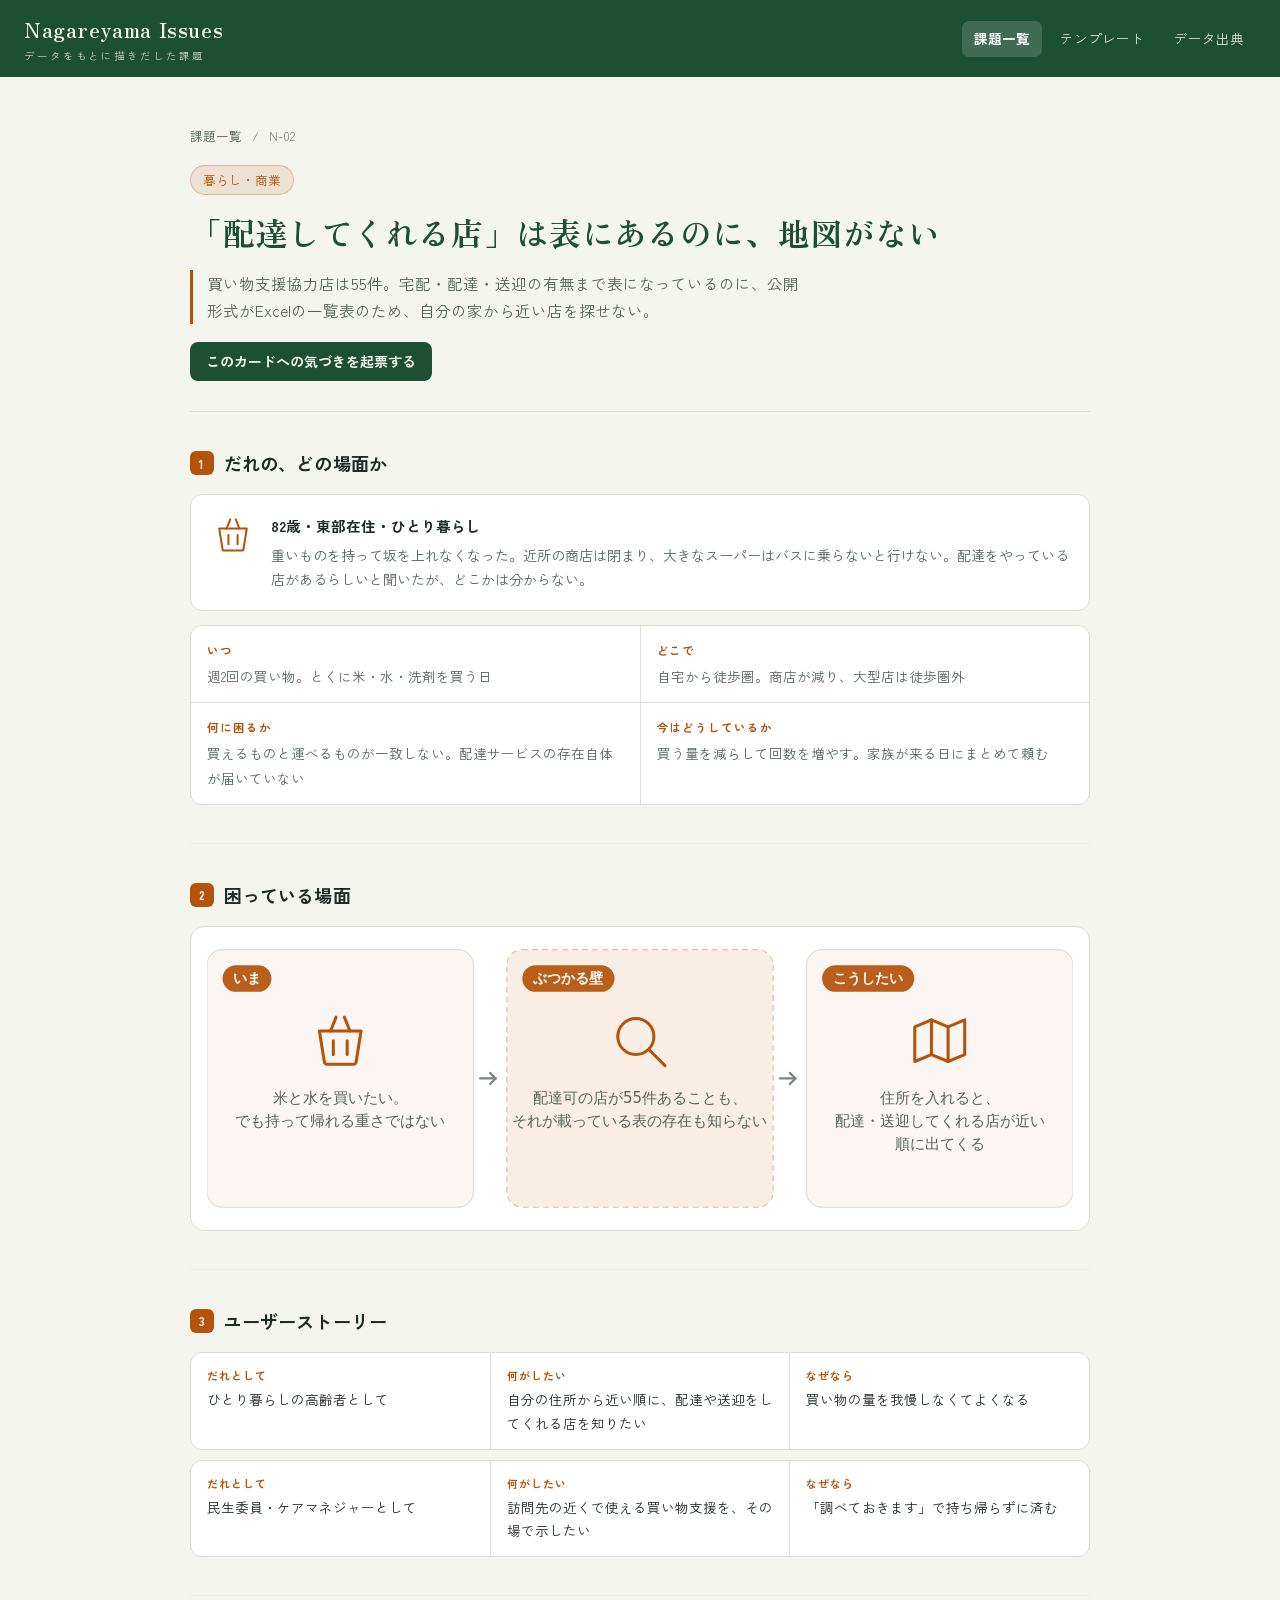
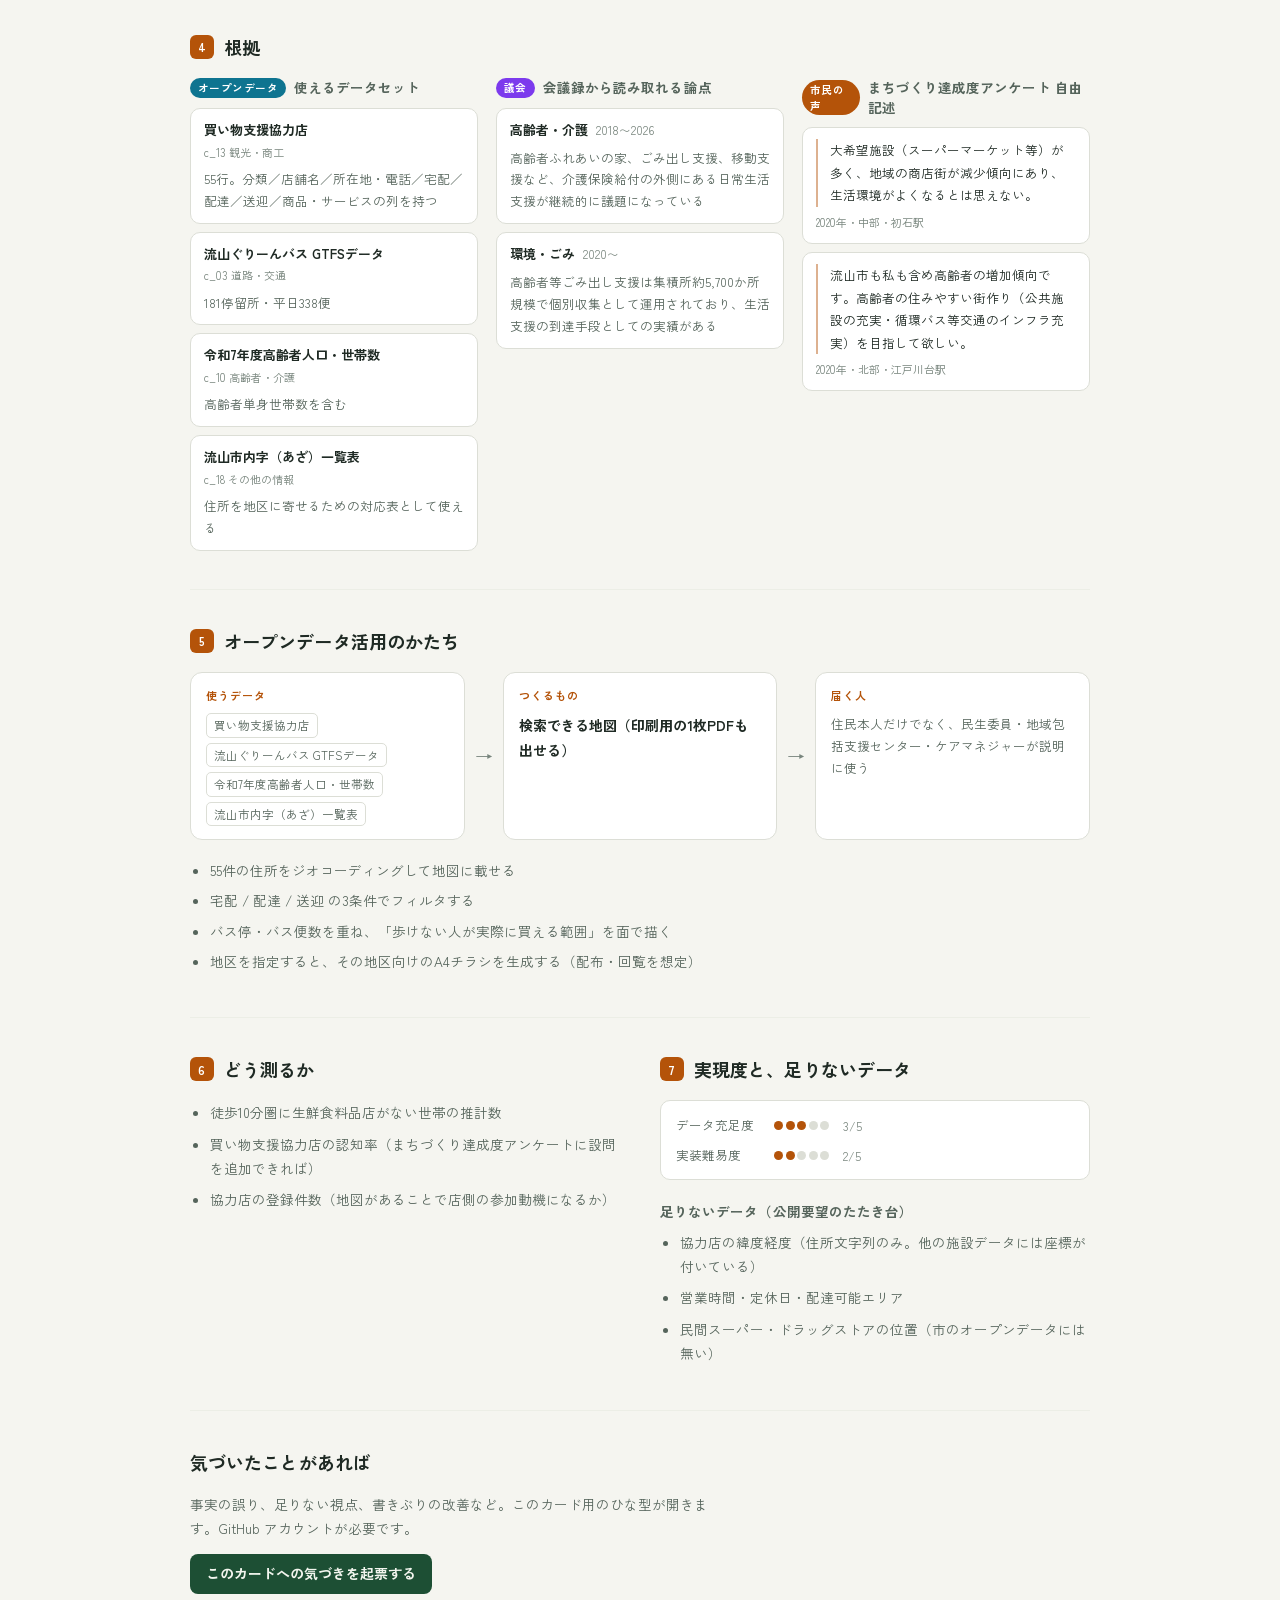
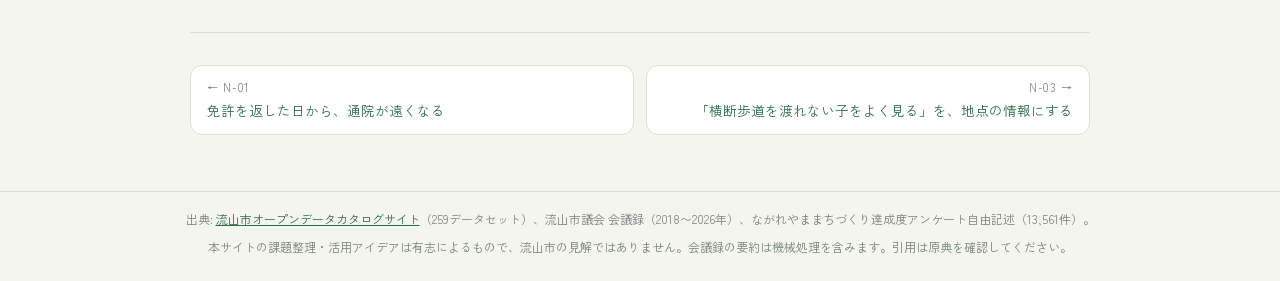
<file: docs/issues/shopping-access.html>
<!DOCTYPE html>
<html lang="ja">
<head>
<meta charset="utf-8">
<meta name="viewport" content="width=device-width, initial-scale=1, viewport-fit=cover">
<title>N-02 「配達してくれる店」は表にあるのに、地図がない — Nagareyama Issues</title>
<meta name="description" content="買い物支援協力店は55件。宅配・配達・送迎の有無まで表になっているのに、公開形式がExcelの一覧表のため、自分の家から近い店を探せない。">
<link rel="preconnect" href="https://fonts.googleapis.com">
<link rel="preconnect" href="https://fonts.gstatic.com" crossorigin>
<link href="https://fonts.googleapis.com/css2?family=Zen+Kaku+Gothic+New:wght@400;500;700&family=Zen+Old+Mincho:wght@600;700&display=swap" rel="stylesheet">
<link rel="stylesheet" href="../assets/site.css">
<link rel="icon" href="data:image/svg+xml,%3Csvg xmlns='http://www.w3.org/2000/svg' viewBox='0 0 100 100'%3E%3Ctext y='.9em' font-size='90'%3E%F0%9F%97%BE%3C/text%3E%3C/svg%3E">
</head>
<body>
<svg xmlns="http://www.w3.org/2000/svg" width="0" height="0" style="position:absolute" aria-hidden="true"><defs><symbol id="i-elder" viewBox="0 0 48 48" fill="none" stroke="currentColor" stroke-width="2.2" stroke-linecap="round" stroke-linejoin="round"><circle cx="17" cy="11" r="5.5"/><path d="M17 17v12M9.5 21h15M17 29l-4.5 13M17 29l4.5 13"/><path d="M33 20v23M28.5 21h4.5"/></symbol><symbol id="i-parentchild" viewBox="0 0 48 48" fill="none" stroke="currentColor" stroke-width="2.2" stroke-linecap="round" stroke-linejoin="round"><circle cx="15" cy="10" r="5"/><path d="M15 15v11M8 20h14M15 26l-4 13M15 26l4 13"/><circle cx="33" cy="21" r="4"/><path d="M33 25v7M28 28h10M33 32l-2.5 8M33 32l2.5 8"/><path d="M22 28h6"/></symbol><symbol id="i-people" viewBox="0 0 48 48" fill="none" stroke="currentColor" stroke-width="2.2" stroke-linecap="round" stroke-linejoin="round"><circle cx="12" cy="14" r="4.5"/><path d="M5 34c0-5 3-9 7-9s7 4 7 9"/><circle cx="36" cy="14" r="4.5"/><path d="M29 34c0-5 3-9 7-9s7 4 7 9"/><circle cx="24" cy="20" r="5.5"/><path d="M15 42c0-6 4-11 9-11s9 5 9 11"/></symbol><symbol id="i-bus" viewBox="0 0 48 48" fill="none" stroke="currentColor" stroke-width="2.2" stroke-linecap="round" stroke-linejoin="round"><rect x="6" y="10" width="36" height="23" rx="4"/><path d="M6 21h36M15 15v6M24 15v6M33 15v6"/><circle cx="14" cy="37" r="3.5"/><circle cx="34" cy="37" r="3.5"/></symbol><symbol id="i-busstop" viewBox="0 0 48 48" fill="none" stroke="currentColor" stroke-width="2.2" stroke-linecap="round" stroke-linejoin="round"><rect x="11" y="5" width="26" height="14" rx="3"/><path d="M24 19v25M16 44h16"/><path d="M17 12h14"/></symbol><symbol id="i-basket" viewBox="0 0 48 48" fill="none" stroke="currentColor" stroke-width="2.2" stroke-linecap="round" stroke-linejoin="round"><path d="M9 17h30l-3.5 22a2 2 0 0 1-2 2h-19a2 2 0 0 1-2-2z"/><path d="M17 17l4-10M31 17l-4-10"/><path d="M19 24v10M29 24v10"/></symbol><symbol id="i-shop" viewBox="0 0 48 48" fill="none" stroke="currentColor" stroke-width="2.2" stroke-linecap="round" stroke-linejoin="round"><path d="M7 18h34v21a2 2 0 0 1-2 2H9a2 2 0 0 1-2-2z"/><path d="M6 18l4-9h28l4 9"/><path d="M19 41V28h10v13"/></symbol><symbol id="i-home" viewBox="0 0 48 48" fill="none" stroke="currentColor" stroke-width="2.2" stroke-linecap="round" stroke-linejoin="round"><path d="M7 23L24 9l17 14"/><path d="M12 22v18h24V22"/><path d="M20 40V29h8v11"/></symbol><symbol id="i-building" viewBox="0 0 48 48" fill="none" stroke="currentColor" stroke-width="2.2" stroke-linecap="round" stroke-linejoin="round"><rect x="11" y="6" width="26" height="36" rx="2"/><path d="M17 14h4M27 14h4M17 22h4M27 22h4M17 30h4M27 30h4"/><path d="M20 42v-6h8v6"/></symbol><symbol id="i-school" viewBox="0 0 48 48" fill="none" stroke="currentColor" stroke-width="2.2" stroke-linecap="round" stroke-linejoin="round"><path d="M8 21L24 11l16 10"/><path d="M11 21v20h26V21"/><path d="M24 11V4h8v5h-8"/><path d="M20 41V30h8v11"/></symbol><symbol id="i-hospital" viewBox="0 0 48 48" fill="none" stroke="currentColor" stroke-width="2.2" stroke-linecap="round" stroke-linejoin="round"><rect x="8" y="13" width="32" height="29" rx="3"/><path d="M24 20v15M16.5 27.5h15"/><path d="M17 13V7h14v6"/></symbol><symbol id="i-heart" viewBox="0 0 48 48" fill="none" stroke="currentColor" stroke-width="2.2" stroke-linecap="round" stroke-linejoin="round"><path d="M24 41C10 31 7 22 13 16.5c4.6-4.2 9.7-.8 11 3 1.3-3.8 6.4-7.2 11-3C41 22 38 31 24 41z"/><path d="M25 19l-4.5 8h6l-3.5 8"/></symbol><symbol id="i-flood" viewBox="0 0 48 48" fill="none" stroke="currentColor" stroke-width="2.2" stroke-linecap="round" stroke-linejoin="round"><path d="M13 25l11-10 11 10"/><path d="M17 25v8M31 25v8"/><path d="M5 34c4-4 8-4 12 0s8 4 12 0 8-4 12 0"/><path d="M5 42c4-4 8-4 12 0s8 4 12 0 8-4 12 0"/></symbol><symbol id="i-shelter" viewBox="0 0 48 48" fill="none" stroke="currentColor" stroke-width="2.2" stroke-linecap="round" stroke-linejoin="round"><path d="M8 20L24 8l16 12"/><path d="M12 20v20h24V20"/><path d="M24 40V25"/><path d="M18 31l6-6 6 6"/></symbol><symbol id="i-trash" viewBox="0 0 48 48" fill="none" stroke="currentColor" stroke-width="2.2" stroke-linecap="round" stroke-linejoin="round"><path d="M11 15h26l-2.2 25a2 2 0 0 1-2 1.8H15.2a2 2 0 0 1-2-1.8z"/><path d="M7 15h34"/><path d="M18 15v-4a2 2 0 0 1 2-2h8a2 2 0 0 1 2 2v4"/><path d="M20 22v12M28 22v12"/></symbol><symbol id="i-calendar" viewBox="0 0 48 48" fill="none" stroke="currentColor" stroke-width="2.2" stroke-linecap="round" stroke-linejoin="round"><rect x="7" y="11" width="34" height="31" rx="3"/><path d="M7 21h34M16 6v9M32 6v9"/><circle cx="17" cy="29" r="1.8"/><circle cx="24" cy="29" r="1.8"/><circle cx="31" cy="29" r="1.8"/><circle cx="17" cy="36" r="1.8"/></symbol><symbol id="i-clock" viewBox="0 0 48 48" fill="none" stroke="currentColor" stroke-width="2.2" stroke-linecap="round" stroke-linejoin="round"><circle cx="24" cy="24" r="17"/><path d="M24 12v12l8 6"/></symbol><symbol id="i-map" viewBox="0 0 48 48" fill="none" stroke="currentColor" stroke-width="2.2" stroke-linecap="round" stroke-linejoin="round"><path d="M6 14l12-5 12 5 12-5v25l-12 5-12-5-12 5z"/><path d="M18 9v25M30 14v25"/></symbol><symbol id="i-coin" viewBox="0 0 48 48" fill="none" stroke="currentColor" stroke-width="2.2" stroke-linecap="round" stroke-linejoin="round"><circle cx="24" cy="24" r="16"/><path d="M17 15l7 9 7-9"/><path d="M24 24v13M18 27h12M18 32h12"/></symbol><symbol id="i-doc" viewBox="0 0 48 48" fill="none" stroke="currentColor" stroke-width="2.2" stroke-linecap="round" stroke-linejoin="round"><path d="M12 5h16l9 9v29a2 2 0 0 1-2 2H12a2 2 0 0 1-2-2V7a2 2 0 0 1 2-2z"/><path d="M28 5v10h9"/><path d="M17 24h14M17 31h14M17 38h8"/></symbol><symbol id="i-phone" viewBox="0 0 48 48" fill="none" stroke="currentColor" stroke-width="2.2" stroke-linecap="round" stroke-linejoin="round"><rect x="14" y="4" width="20" height="40" rx="4"/><path d="M20 9h8"/><circle cx="24" cy="38" r="2"/></symbol><symbol id="i-search" viewBox="0 0 48 48" fill="none" stroke="currentColor" stroke-width="2.2" stroke-linecap="round" stroke-linejoin="round"><circle cx="21" cy="21" r="13"/><path d="M30.5 30.5L42 42"/></symbol><symbol id="i-question" viewBox="0 0 48 48" fill="none" stroke="currentColor" stroke-width="2.2" stroke-linecap="round" stroke-linejoin="round"><circle cx="24" cy="24" r="17"/><path d="M19 19a5 5 0 1 1 6.5 4.8c-1 .4-1.5 1.2-1.5 2.2v2"/><circle cx="24" cy="34" r="1.8"/></symbol><symbol id="i-alert" viewBox="0 0 48 48" fill="none" stroke="currentColor" stroke-width="2.2" stroke-linecap="round" stroke-linejoin="round"><path d="M24 7l19 33H5z"/><path d="M24 19v11"/><circle cx="24" cy="35" r="1.8"/></symbol><symbol id="i-wall" viewBox="0 0 48 48" fill="none" stroke="currentColor" stroke-width="2.2" stroke-linecap="round" stroke-linejoin="round"><rect x="6" y="11" width="36" height="26" rx="2"/><path d="M6 20h36M6 28h36"/><path d="M18 11v9M30 11v9M13 20v8M25 20v8M37 20v8M18 28v9M30 28v9"/></symbol><symbol id="i-chart" viewBox="0 0 48 48" fill="none" stroke="currentColor" stroke-width="2.2" stroke-linecap="round" stroke-linejoin="round"><path d="M9 7v33h33"/><rect x="14" y="26" width="6" height="14"/><rect x="24" y="18" width="6" height="22"/><rect x="34" y="11" width="6" height="29"/></symbol><symbol id="i-park" viewBox="0 0 48 48" fill="none" stroke="currentColor" stroke-width="2.2" stroke-linecap="round" stroke-linejoin="round"><path d="M24 42V26"/><circle cx="24" cy="18" r="11"/><path d="M24 30l-7-6M24 33l7-6"/></symbol><symbol id="i-bicycle" viewBox="0 0 48 48" fill="none" stroke="currentColor" stroke-width="2.2" stroke-linecap="round" stroke-linejoin="round"><circle cx="12" cy="33" r="8"/><circle cx="36" cy="33" r="8"/><path d="M12 33l8-14h9M20 19l10 14M27 19h7"/></symbol><symbol id="i-car" viewBox="0 0 48 48" fill="none" stroke="currentColor" stroke-width="2.2" stroke-linecap="round" stroke-linejoin="round"><path d="M9 29l4-11a3 3 0 0 1 3-2h16a3 3 0 0 1 3 2l4 11"/><rect x="6" y="29" width="36" height="9" rx="3"/><circle cx="15" cy="40" r="2.5"/><circle cx="33" cy="40" r="2.5"/></symbol></defs></svg>
<header class="header">
  <a class="brand" href="../index.html">Nagareyama Issues<small>データをもとに描きだした課題</small></a>
  <nav class="nav" aria-label="メインメニュー">
    <a class="nav-link active" href="../index.html">課題一覧</a>
    <a class="nav-link" href="../template.html">テンプレート</a>
    <a class="nav-link" href="../sources.html">データ出典</a>
  </nav>
</header>
<main>

<article class="issue" style="--c:#b45309">
  <nav class="crumbs"><a href="../index.html">課題一覧</a> <span>/</span> N-02</nav>

  <header class="issue-head">
    <span class="card-theme big">暮らし・商業</span>
    <h1>「配達してくれる店」は表にあるのに、地図がない</h1>
    <p class="issue-catch">買い物支援協力店は55件。宅配・配達・送迎の有無まで表になっているのに、公開形式がExcelの一覧表のため、自分の家から近い店を探せない。</p>
    <p class="issue-actions"><a class="gh-issue" href="https://github.com/code-collection-nagareyama/nagareyama-issues/issues/new?template=n-02-shopping-access.yml&amp;title=%5BN-02%5D%20" target="_blank" rel="noopener noreferrer">このカードへの気づきを起票する</a></p>
  </header>

  <section class="block persona-block">
    <h2><span class="n">1</span>だれの、どの場面か</h2>
    <div class="persona">
      <span class="persona-ico"><svg width="44" height="44" viewBox="0 0 48 48" aria-hidden="true"><use href="#i-basket"/></svg></span>
      <div>
        <div class="persona-label">82歳・東部在住・ひとり暮らし</div>
        <p>重いものを持って坂を上れなくなった。近所の商店は閉まり、大きなスーパーはバスに乗らないと行けない。配達をやっている店があるらしいと聞いたが、どこかは分からない。</p>
      </div>
    </div>
    <dl class="pain">
      <div><dt>いつ</dt><dd>週2回の買い物。とくに米・水・洗剤を買う日</dd></div>
      <div><dt>どこで</dt><dd>自宅から徒歩圏。商店が減り、大型店は徒歩圏外</dd></div>
      <div><dt>何に困るか</dt><dd>買えるものと運べるものが一致しない。配達サービスの存在自体が届いていない</dd></div>
      <div><dt>今はどうしているか</dt><dd>買う量を減らして回数を増やす。家族が来る日にまとめて頼む</dd></div>
    </dl>
  </section>

  <section class="block">
    <h2><span class="n">2</span>困っている場面</h2>
    <div class="scene-wrap"><svg class="scene" viewBox="0 0 780 244" role="img" aria-label="困っている場面の3コマ図" xmlns="http://www.w3.org/2000/svg"><g class="pnl pnl-now" transform="translate(0,6)"><rect class="pnl-bg" x="0" y="0" width="240" height="232" rx="14"/><rect class="pnl-tab" x="14" y="14" width="44" height="24" rx="12"/><text class="pnl-tablabel" x="36.0" y="30" text-anchor="middle">いま</text><g class="pnl-icon" transform="translate(90.0,52)"><svg x="0" y="0" width="60" height="60" viewBox="0 0 48 48"><use href="#i-basket"/></svg></g><text class="pnl-text" x="120.0" y="138" text-anchor="middle">米と水を買いたい。</text><text class="pnl-text" x="120.0" y="159" text-anchor="middle">でも持って帰れる重さではない</text></g><g class="arrow"><path d="M246 122h14"/><path d="M255 117l5 5-5 5"/></g><g class="pnl pnl-wall" transform="translate(270,6)"><rect class="pnl-bg" x="0" y="0" width="240" height="232" rx="14"/><rect class="pnl-tab" x="14" y="14" width="83" height="24" rx="12"/><text class="pnl-tablabel" x="55.5" y="30" text-anchor="middle">ぶつかる壁</text><g class="pnl-icon" transform="translate(90.0,52)"><svg x="0" y="0" width="60" height="60" viewBox="0 0 48 48"><use href="#i-search"/></svg></g><text class="pnl-text" x="120.0" y="138" text-anchor="middle">配達可の店が55件あることも、</text><text class="pnl-text" x="120.0" y="159" text-anchor="middle">それが載っている表の存在も知らない</text></g><g class="arrow"><path d="M516 122h14"/><path d="M525 117l5 5-5 5"/></g><g class="pnl pnl-wish" transform="translate(540,6)"><rect class="pnl-bg" x="0" y="0" width="240" height="232" rx="14"/><rect class="pnl-tab" x="14" y="14" width="83" height="24" rx="12"/><text class="pnl-tablabel" x="55.5" y="30" text-anchor="middle">こうしたい</text><g class="pnl-icon" transform="translate(90.0,52)"><svg x="0" y="0" width="60" height="60" viewBox="0 0 48 48"><use href="#i-map"/></svg></g><text class="pnl-text" x="120.0" y="138" text-anchor="middle">住所を入れると、</text><text class="pnl-text" x="120.0" y="159" text-anchor="middle">配達・送迎してくれる店が近い</text><text class="pnl-text" x="120.0" y="180" text-anchor="middle">順に出てくる</text></g></svg></div>
  </section>

  <section class="block">
    <h2><span class="n">3</span>ユーザーストーリー</h2>
    <ul class="stories"><li class="story">
  <span class="story-part"><span class="story-k">だれとして</span>ひとり暮らしの高齢者として</span>
  <span class="story-part"><span class="story-k">何がしたい</span>自分の住所から近い順に、配達や送迎をしてくれる店を知りたい</span>
  <span class="story-part"><span class="story-k">なぜなら</span>買い物の量を我慢しなくてよくなる</span>
</li><li class="story">
  <span class="story-part"><span class="story-k">だれとして</span>民生委員・ケアマネジャーとして</span>
  <span class="story-part"><span class="story-k">何がしたい</span>訪問先の近くで使える買い物支援を、その場で示したい</span>
  <span class="story-part"><span class="story-k">なぜなら</span>「調べておきます」で持ち帰らずに済む</span>
</li></ul>
  </section>

  <section class="block">
    <h2><span class="n">4</span>根拠</h2>
    <div class="evidence">
      <div class="ev-col">
        <h3><span class="ev-tag t-od">オープンデータ</span>使えるデータセット</h3>
        <ul class="ev-list"><li><div class="ev-name">買い物支援協力店</div><div class="ev-cat">c_13 観光・商工</div><div class="ev-fact">55行。分類／店舗名／所在地・電話／宅配／配達／送迎／商品・サービスの列を持つ</div></li><li><div class="ev-name">流山ぐりーんバス GTFSデータ</div><div class="ev-cat">c_03 道路・交通</div><div class="ev-fact">181停留所・平日338便</div></li><li><div class="ev-name">令和7年度高齢者人口・世帯数</div><div class="ev-cat">c_10 高齢者・介護</div><div class="ev-fact">高齢者単身世帯数を含む</div></li><li><div class="ev-name">流山市内字（あざ）一覧表</div><div class="ev-cat">c_18 その他の情報</div><div class="ev-fact">住所を地区に寄せるための対応表として使える</div></li></ul>
      </div>
      <div class="ev-col">
        <h3><span class="ev-tag t-council">議会</span>会議録から読み取れる論点</h3>
        <ul class="ev-list"><li><div class="ev-name">高齢者・介護 <span class="ev-yr">2018〜2026</span></div><div class="ev-fact">高齢者ふれあいの家、ごみ出し支援、移動支援など、介護保険給付の外側にある日常生活支援が継続的に議題になっている</div></li><li><div class="ev-name">環境・ごみ <span class="ev-yr">2020〜</span></div><div class="ev-fact">高齢者等ごみ出し支援は集積所約5,700か所規模で個別収集として運用されており、生活支援の到達手段としての実績がある</div></li></ul>
      </div>
      <div class="ev-col"><h3><span class="ev-tag t-voice">市民の声</span>まちづくり達成度アンケート 自由記述</h3><ul class="voices"><li><blockquote>大希望施設（スーパーマーケット等）が多く、地域の商店街が減少傾向にあり、生活環境がよくなるとは思えない。</blockquote><cite>2020年・中部・初石駅</cite></li><li><blockquote>流山市も私も含め高齢者の増加傾向です。高齢者の住みやすい街作り（公共施設の充実・循環バス等交通のインフラ充実）を目指して欲しい。</blockquote><cite>2020年・北部・江戸川台駅</cite></li></ul></div>
    </div>
  </section>

  <section class="block">
    <h2><span class="n">5</span>オープンデータ活用のかたち</h2>
    <div class="flow">
      <div class="flow-step">
        <div class="flow-lbl">使うデータ</div>
        <div class="flow-chips"><span class="flow-chip">買い物支援協力店</span><span class="flow-chip">流山ぐりーんバス GTFSデータ</span><span class="flow-chip">令和7年度高齢者人口・世帯数</span><span class="flow-chip">流山市内字（あざ）一覧表</span></div>
      </div>
      <div class="flow-arrow">→</div>
      <div class="flow-step">
        <div class="flow-lbl">つくるもの</div>
        <div class="flow-form">検索できる地図（印刷用の1枚PDFも出せる）</div>
      </div>
      <div class="flow-arrow">→</div>
      <div class="flow-step">
        <div class="flow-lbl">届く人</div>
        <div class="flow-who">住民本人だけでなく、民生委員・地域包括支援センター・ケアマネジャーが説明に使う</div>
      </div>
    </div>
    <ul class="features"><li>55件の住所をジオコーディングして地図に載せる</li><li>宅配 / 配達 / 送迎 の3条件でフィルタする</li><li>バス停・バス便数を重ね、「歩けない人が実際に買える範囲」を面で描く</li><li>地区を指定すると、その地区向けのA4チラシを生成する（配布・回覧を想定）</li></ul>
  </section>

  <section class="block two">
    <div>
      <h2><span class="n">6</span>どう測るか</h2>
      <ul class="kpi"><li>徒歩10分圏に生鮮食料品店がない世帯の推計数</li><li>買い物支援協力店の認知率（まちづくり達成度アンケートに設問を追加できれば）</li><li>協力店の登録件数（地図があることで店側の参加動機になるか）</li></ul>
    </div>
    <div>
      <h2><span class="n">7</span>実現度と、足りないデータ</h2>
      <div class="feas">
        <div class="feas-row"><span>データ充足度</span><span class="meter" title="データ充足度: 3/5"><span class="dot on"></span><span class="dot on"></span><span class="dot on"></span><span class="dot"></span><span class="dot"></span></span><em>3/5</em></div>
        <div class="feas-row"><span>実装難易度</span><span class="meter" title="実装難易度: 2/5"><span class="dot on"></span><span class="dot on"></span><span class="dot"></span><span class="dot"></span><span class="dot"></span></span><em>2/5</em></div>
      </div>
      <h4>足りないデータ（公開要望のたたき台）</h4>
      <ul class="missing"><li>協力店の緯度経度（住所文字列のみ。他の施設データには座標が付いている）</li><li>営業時間・定休日・配達可能エリア</li><li>民間スーパー・ドラッグストアの位置（市のオープンデータには無い）</li></ul>
    </div>
  </section>

  <section class="block report">
    <h2>気づいたことがあれば</h2>
    <p class="sub">事実の誤り、足りない視点、書きぶりの改善など。このカード用のひな型が開きます。GitHub アカウントが必要です。</p>
    <a class="gh-issue" href="https://github.com/code-collection-nagareyama/nagareyama-issues/issues/new?template=n-02-shopping-access.yml&amp;title=%5BN-02%5D%20" target="_blank" rel="noopener noreferrer">このカードへの気づきを起票する</a>
  </section>

  <nav class="prevnext"><a class="pn prev" href="bus-blank-area.html"><span>← N-01</span>免許を返した日から、通院が遠くなる</a><a class="pn next" href="school-route-safety.html"><span>N-03 →</span>「横断歩道を渡れない子をよく見る」を、地点の情報にする</a></nav>
</article>

</main>
<footer class="foot">
  <p>出典: <a href="https://www.city.nagareyama.chiba.jp/opendata/1042063/1042065.html">流山市オープンデータカタログサイト</a>（259データセット）、流山市議会 会議録（2018〜2026年）、ながれやままちづくり達成度アンケート自由記述（13,561件）。</p>
  <p>本サイトの課題整理・活用アイデアは有志によるもので、流山市の見解ではありません。会議録の要約は機械処理を含みます。引用は原典を確認してください。</p>
</footer>
<script src="../assets/site.js"></script>
</body>
</html>
</file>
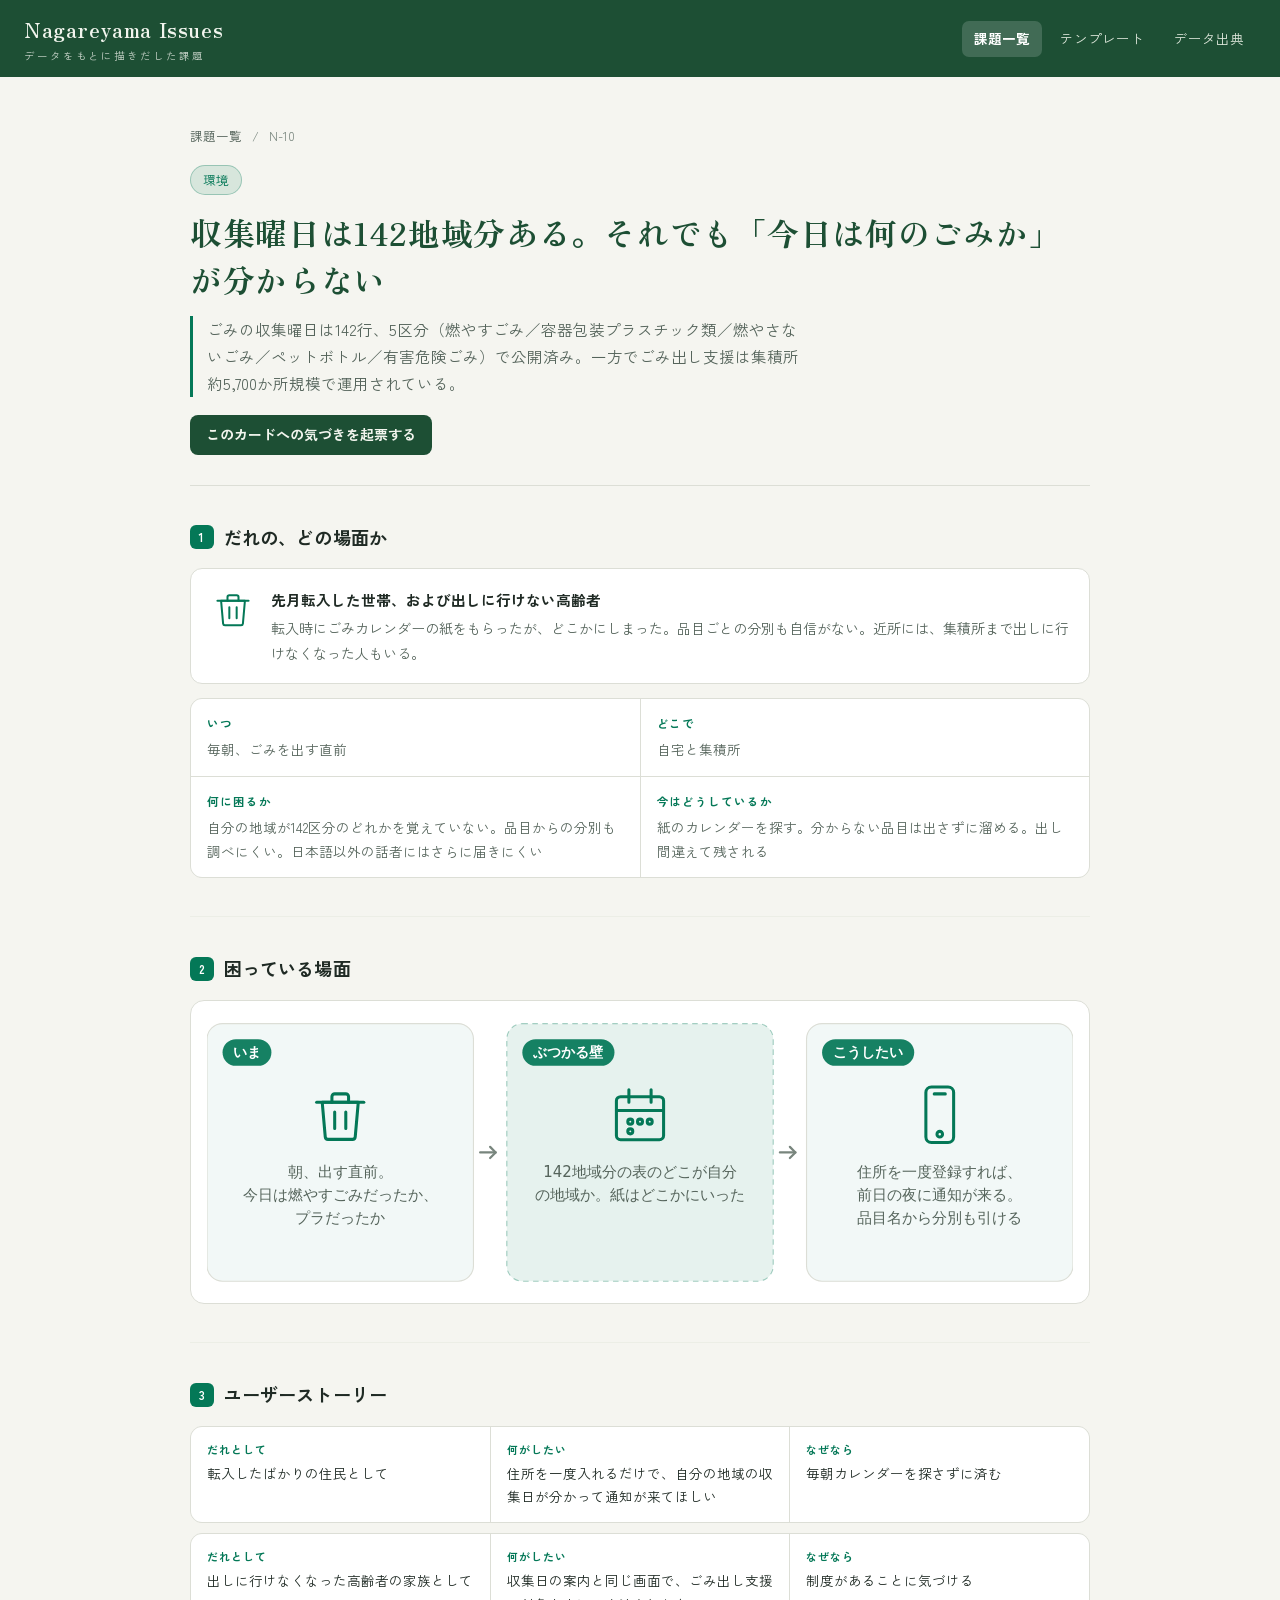
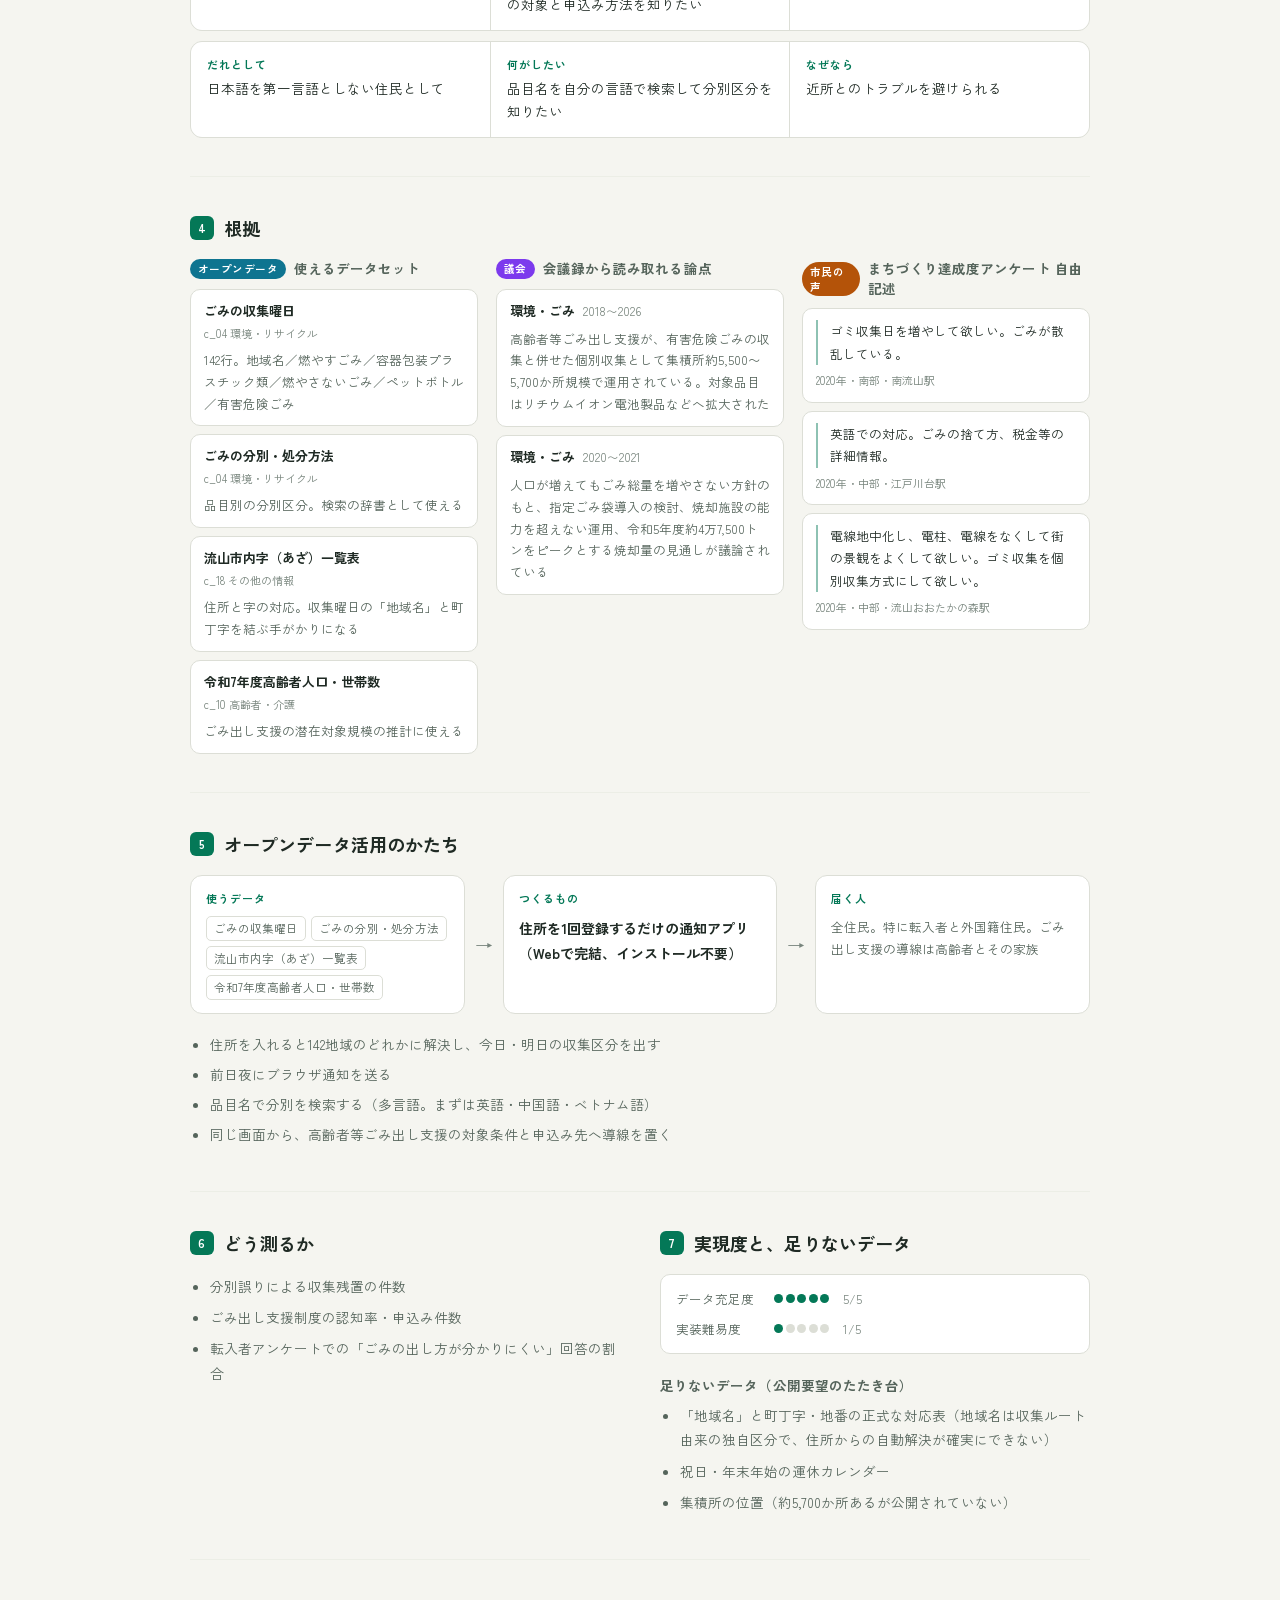
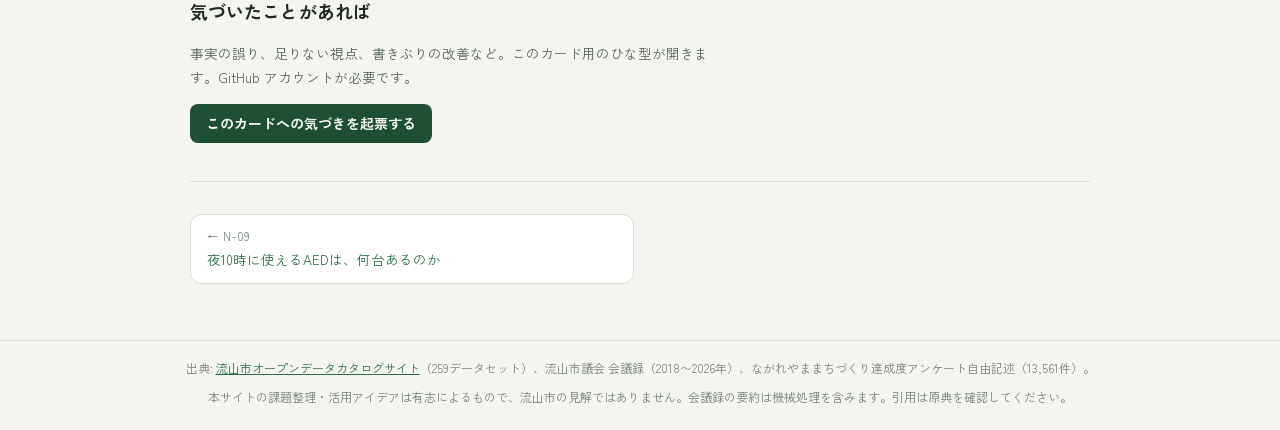
<file: docs/issues/waste-calendar.html>
<!DOCTYPE html>
<html lang="ja">
<head>
<meta charset="utf-8">
<meta name="viewport" content="width=device-width, initial-scale=1, viewport-fit=cover">
<title>N-10 収集曜日は142地域分ある。それでも「今日は何のごみか」が分からない — Nagareyama Issues</title>
<meta name="description" content="ごみの収集曜日は142行、5区分（燃やすごみ／容器包装プラスチック類／燃やさないごみ／ペットボトル／有害危険ごみ）で公開済み。一方でごみ出し支援は集積所約5,700か所規模で運用されている。">
<link rel="preconnect" href="https://fonts.googleapis.com">
<link rel="preconnect" href="https://fonts.gstatic.com" crossorigin>
<link href="https://fonts.googleapis.com/css2?family=Zen+Kaku+Gothic+New:wght@400;500;700&family=Zen+Old+Mincho:wght@600;700&display=swap" rel="stylesheet">
<link rel="stylesheet" href="../assets/site.css">
<link rel="icon" href="data:image/svg+xml,%3Csvg xmlns='http://www.w3.org/2000/svg' viewBox='0 0 100 100'%3E%3Ctext y='.9em' font-size='90'%3E%F0%9F%97%BE%3C/text%3E%3C/svg%3E">
</head>
<body>
<svg xmlns="http://www.w3.org/2000/svg" width="0" height="0" style="position:absolute" aria-hidden="true"><defs><symbol id="i-elder" viewBox="0 0 48 48" fill="none" stroke="currentColor" stroke-width="2.2" stroke-linecap="round" stroke-linejoin="round"><circle cx="17" cy="11" r="5.5"/><path d="M17 17v12M9.5 21h15M17 29l-4.5 13M17 29l4.5 13"/><path d="M33 20v23M28.5 21h4.5"/></symbol><symbol id="i-parentchild" viewBox="0 0 48 48" fill="none" stroke="currentColor" stroke-width="2.2" stroke-linecap="round" stroke-linejoin="round"><circle cx="15" cy="10" r="5"/><path d="M15 15v11M8 20h14M15 26l-4 13M15 26l4 13"/><circle cx="33" cy="21" r="4"/><path d="M33 25v7M28 28h10M33 32l-2.5 8M33 32l2.5 8"/><path d="M22 28h6"/></symbol><symbol id="i-people" viewBox="0 0 48 48" fill="none" stroke="currentColor" stroke-width="2.2" stroke-linecap="round" stroke-linejoin="round"><circle cx="12" cy="14" r="4.5"/><path d="M5 34c0-5 3-9 7-9s7 4 7 9"/><circle cx="36" cy="14" r="4.5"/><path d="M29 34c0-5 3-9 7-9s7 4 7 9"/><circle cx="24" cy="20" r="5.5"/><path d="M15 42c0-6 4-11 9-11s9 5 9 11"/></symbol><symbol id="i-bus" viewBox="0 0 48 48" fill="none" stroke="currentColor" stroke-width="2.2" stroke-linecap="round" stroke-linejoin="round"><rect x="6" y="10" width="36" height="23" rx="4"/><path d="M6 21h36M15 15v6M24 15v6M33 15v6"/><circle cx="14" cy="37" r="3.5"/><circle cx="34" cy="37" r="3.5"/></symbol><symbol id="i-busstop" viewBox="0 0 48 48" fill="none" stroke="currentColor" stroke-width="2.2" stroke-linecap="round" stroke-linejoin="round"><rect x="11" y="5" width="26" height="14" rx="3"/><path d="M24 19v25M16 44h16"/><path d="M17 12h14"/></symbol><symbol id="i-basket" viewBox="0 0 48 48" fill="none" stroke="currentColor" stroke-width="2.2" stroke-linecap="round" stroke-linejoin="round"><path d="M9 17h30l-3.5 22a2 2 0 0 1-2 2h-19a2 2 0 0 1-2-2z"/><path d="M17 17l4-10M31 17l-4-10"/><path d="M19 24v10M29 24v10"/></symbol><symbol id="i-shop" viewBox="0 0 48 48" fill="none" stroke="currentColor" stroke-width="2.2" stroke-linecap="round" stroke-linejoin="round"><path d="M7 18h34v21a2 2 0 0 1-2 2H9a2 2 0 0 1-2-2z"/><path d="M6 18l4-9h28l4 9"/><path d="M19 41V28h10v13"/></symbol><symbol id="i-home" viewBox="0 0 48 48" fill="none" stroke="currentColor" stroke-width="2.2" stroke-linecap="round" stroke-linejoin="round"><path d="M7 23L24 9l17 14"/><path d="M12 22v18h24V22"/><path d="M20 40V29h8v11"/></symbol><symbol id="i-building" viewBox="0 0 48 48" fill="none" stroke="currentColor" stroke-width="2.2" stroke-linecap="round" stroke-linejoin="round"><rect x="11" y="6" width="26" height="36" rx="2"/><path d="M17 14h4M27 14h4M17 22h4M27 22h4M17 30h4M27 30h4"/><path d="M20 42v-6h8v6"/></symbol><symbol id="i-school" viewBox="0 0 48 48" fill="none" stroke="currentColor" stroke-width="2.2" stroke-linecap="round" stroke-linejoin="round"><path d="M8 21L24 11l16 10"/><path d="M11 21v20h26V21"/><path d="M24 11V4h8v5h-8"/><path d="M20 41V30h8v11"/></symbol><symbol id="i-hospital" viewBox="0 0 48 48" fill="none" stroke="currentColor" stroke-width="2.2" stroke-linecap="round" stroke-linejoin="round"><rect x="8" y="13" width="32" height="29" rx="3"/><path d="M24 20v15M16.5 27.5h15"/><path d="M17 13V7h14v6"/></symbol><symbol id="i-heart" viewBox="0 0 48 48" fill="none" stroke="currentColor" stroke-width="2.2" stroke-linecap="round" stroke-linejoin="round"><path d="M24 41C10 31 7 22 13 16.5c4.6-4.2 9.7-.8 11 3 1.3-3.8 6.4-7.2 11-3C41 22 38 31 24 41z"/><path d="M25 19l-4.5 8h6l-3.5 8"/></symbol><symbol id="i-flood" viewBox="0 0 48 48" fill="none" stroke="currentColor" stroke-width="2.2" stroke-linecap="round" stroke-linejoin="round"><path d="M13 25l11-10 11 10"/><path d="M17 25v8M31 25v8"/><path d="M5 34c4-4 8-4 12 0s8 4 12 0 8-4 12 0"/><path d="M5 42c4-4 8-4 12 0s8 4 12 0 8-4 12 0"/></symbol><symbol id="i-shelter" viewBox="0 0 48 48" fill="none" stroke="currentColor" stroke-width="2.2" stroke-linecap="round" stroke-linejoin="round"><path d="M8 20L24 8l16 12"/><path d="M12 20v20h24V20"/><path d="M24 40V25"/><path d="M18 31l6-6 6 6"/></symbol><symbol id="i-trash" viewBox="0 0 48 48" fill="none" stroke="currentColor" stroke-width="2.2" stroke-linecap="round" stroke-linejoin="round"><path d="M11 15h26l-2.2 25a2 2 0 0 1-2 1.8H15.2a2 2 0 0 1-2-1.8z"/><path d="M7 15h34"/><path d="M18 15v-4a2 2 0 0 1 2-2h8a2 2 0 0 1 2 2v4"/><path d="M20 22v12M28 22v12"/></symbol><symbol id="i-calendar" viewBox="0 0 48 48" fill="none" stroke="currentColor" stroke-width="2.2" stroke-linecap="round" stroke-linejoin="round"><rect x="7" y="11" width="34" height="31" rx="3"/><path d="M7 21h34M16 6v9M32 6v9"/><circle cx="17" cy="29" r="1.8"/><circle cx="24" cy="29" r="1.8"/><circle cx="31" cy="29" r="1.8"/><circle cx="17" cy="36" r="1.8"/></symbol><symbol id="i-clock" viewBox="0 0 48 48" fill="none" stroke="currentColor" stroke-width="2.2" stroke-linecap="round" stroke-linejoin="round"><circle cx="24" cy="24" r="17"/><path d="M24 12v12l8 6"/></symbol><symbol id="i-map" viewBox="0 0 48 48" fill="none" stroke="currentColor" stroke-width="2.2" stroke-linecap="round" stroke-linejoin="round"><path d="M6 14l12-5 12 5 12-5v25l-12 5-12-5-12 5z"/><path d="M18 9v25M30 14v25"/></symbol><symbol id="i-coin" viewBox="0 0 48 48" fill="none" stroke="currentColor" stroke-width="2.2" stroke-linecap="round" stroke-linejoin="round"><circle cx="24" cy="24" r="16"/><path d="M17 15l7 9 7-9"/><path d="M24 24v13M18 27h12M18 32h12"/></symbol><symbol id="i-doc" viewBox="0 0 48 48" fill="none" stroke="currentColor" stroke-width="2.2" stroke-linecap="round" stroke-linejoin="round"><path d="M12 5h16l9 9v29a2 2 0 0 1-2 2H12a2 2 0 0 1-2-2V7a2 2 0 0 1 2-2z"/><path d="M28 5v10h9"/><path d="M17 24h14M17 31h14M17 38h8"/></symbol><symbol id="i-phone" viewBox="0 0 48 48" fill="none" stroke="currentColor" stroke-width="2.2" stroke-linecap="round" stroke-linejoin="round"><rect x="14" y="4" width="20" height="40" rx="4"/><path d="M20 9h8"/><circle cx="24" cy="38" r="2"/></symbol><symbol id="i-search" viewBox="0 0 48 48" fill="none" stroke="currentColor" stroke-width="2.2" stroke-linecap="round" stroke-linejoin="round"><circle cx="21" cy="21" r="13"/><path d="M30.5 30.5L42 42"/></symbol><symbol id="i-question" viewBox="0 0 48 48" fill="none" stroke="currentColor" stroke-width="2.2" stroke-linecap="round" stroke-linejoin="round"><circle cx="24" cy="24" r="17"/><path d="M19 19a5 5 0 1 1 6.5 4.8c-1 .4-1.5 1.2-1.5 2.2v2"/><circle cx="24" cy="34" r="1.8"/></symbol><symbol id="i-alert" viewBox="0 0 48 48" fill="none" stroke="currentColor" stroke-width="2.2" stroke-linecap="round" stroke-linejoin="round"><path d="M24 7l19 33H5z"/><path d="M24 19v11"/><circle cx="24" cy="35" r="1.8"/></symbol><symbol id="i-wall" viewBox="0 0 48 48" fill="none" stroke="currentColor" stroke-width="2.2" stroke-linecap="round" stroke-linejoin="round"><rect x="6" y="11" width="36" height="26" rx="2"/><path d="M6 20h36M6 28h36"/><path d="M18 11v9M30 11v9M13 20v8M25 20v8M37 20v8M18 28v9M30 28v9"/></symbol><symbol id="i-chart" viewBox="0 0 48 48" fill="none" stroke="currentColor" stroke-width="2.2" stroke-linecap="round" stroke-linejoin="round"><path d="M9 7v33h33"/><rect x="14" y="26" width="6" height="14"/><rect x="24" y="18" width="6" height="22"/><rect x="34" y="11" width="6" height="29"/></symbol><symbol id="i-park" viewBox="0 0 48 48" fill="none" stroke="currentColor" stroke-width="2.2" stroke-linecap="round" stroke-linejoin="round"><path d="M24 42V26"/><circle cx="24" cy="18" r="11"/><path d="M24 30l-7-6M24 33l7-6"/></symbol><symbol id="i-bicycle" viewBox="0 0 48 48" fill="none" stroke="currentColor" stroke-width="2.2" stroke-linecap="round" stroke-linejoin="round"><circle cx="12" cy="33" r="8"/><circle cx="36" cy="33" r="8"/><path d="M12 33l8-14h9M20 19l10 14M27 19h7"/></symbol><symbol id="i-car" viewBox="0 0 48 48" fill="none" stroke="currentColor" stroke-width="2.2" stroke-linecap="round" stroke-linejoin="round"><path d="M9 29l4-11a3 3 0 0 1 3-2h16a3 3 0 0 1 3 2l4 11"/><rect x="6" y="29" width="36" height="9" rx="3"/><circle cx="15" cy="40" r="2.5"/><circle cx="33" cy="40" r="2.5"/></symbol></defs></svg>
<header class="header">
  <a class="brand" href="../index.html">Nagareyama Issues<small>データをもとに描きだした課題</small></a>
  <nav class="nav" aria-label="メインメニュー">
    <a class="nav-link active" href="../index.html">課題一覧</a>
    <a class="nav-link" href="../template.html">テンプレート</a>
    <a class="nav-link" href="../sources.html">データ出典</a>
  </nav>
</header>
<main>

<article class="issue" style="--c:#047857">
  <nav class="crumbs"><a href="../index.html">課題一覧</a> <span>/</span> N-10</nav>

  <header class="issue-head">
    <span class="card-theme big">環境</span>
    <h1>収集曜日は142地域分ある。それでも「今日は何のごみか」が分からない</h1>
    <p class="issue-catch">ごみの収集曜日は142行、5区分（燃やすごみ／容器包装プラスチック類／燃やさないごみ／ペットボトル／有害危険ごみ）で公開済み。一方でごみ出し支援は集積所約5,700か所規模で運用されている。</p>
    <p class="issue-actions"><a class="gh-issue" href="https://github.com/code-collection-nagareyama/nagareyama-issues/issues/new?template=n-10-waste-calendar.yml&amp;title=%5BN-10%5D%20" target="_blank" rel="noopener noreferrer">このカードへの気づきを起票する</a></p>
  </header>

  <section class="block persona-block">
    <h2><span class="n">1</span>だれの、どの場面か</h2>
    <div class="persona">
      <span class="persona-ico"><svg width="44" height="44" viewBox="0 0 48 48" aria-hidden="true"><use href="#i-trash"/></svg></span>
      <div>
        <div class="persona-label">先月転入した世帯、および出しに行けない高齢者</div>
        <p>転入時にごみカレンダーの紙をもらったが、どこかにしまった。品目ごとの分別も自信がない。近所には、集積所まで出しに行けなくなった人もいる。</p>
      </div>
    </div>
    <dl class="pain">
      <div><dt>いつ</dt><dd>毎朝、ごみを出す直前</dd></div>
      <div><dt>どこで</dt><dd>自宅と集積所</dd></div>
      <div><dt>何に困るか</dt><dd>自分の地域が142区分のどれかを覚えていない。品目からの分別も調べにくい。日本語以外の話者にはさらに届きにくい</dd></div>
      <div><dt>今はどうしているか</dt><dd>紙のカレンダーを探す。分からない品目は出さずに溜める。出し間違えて残される</dd></div>
    </dl>
  </section>

  <section class="block">
    <h2><span class="n">2</span>困っている場面</h2>
    <div class="scene-wrap"><svg class="scene" viewBox="0 0 780 244" role="img" aria-label="困っている場面の3コマ図" xmlns="http://www.w3.org/2000/svg"><g class="pnl pnl-now" transform="translate(0,6)"><rect class="pnl-bg" x="0" y="0" width="240" height="232" rx="14"/><rect class="pnl-tab" x="14" y="14" width="44" height="24" rx="12"/><text class="pnl-tablabel" x="36.0" y="30" text-anchor="middle">いま</text><g class="pnl-icon" transform="translate(90.0,52)"><svg x="0" y="0" width="60" height="60" viewBox="0 0 48 48"><use href="#i-trash"/></svg></g><text class="pnl-text" x="120.0" y="138" text-anchor="middle">朝、出す直前。</text><text class="pnl-text" x="120.0" y="159" text-anchor="middle">今日は燃やすごみだったか、</text><text class="pnl-text" x="120.0" y="180" text-anchor="middle">プラだったか</text></g><g class="arrow"><path d="M246 122h14"/><path d="M255 117l5 5-5 5"/></g><g class="pnl pnl-wall" transform="translate(270,6)"><rect class="pnl-bg" x="0" y="0" width="240" height="232" rx="14"/><rect class="pnl-tab" x="14" y="14" width="83" height="24" rx="12"/><text class="pnl-tablabel" x="55.5" y="30" text-anchor="middle">ぶつかる壁</text><g class="pnl-icon" transform="translate(90.0,52)"><svg x="0" y="0" width="60" height="60" viewBox="0 0 48 48"><use href="#i-calendar"/></svg></g><text class="pnl-text" x="120.0" y="138" text-anchor="middle">142地域分の表のどこが自分</text><text class="pnl-text" x="120.0" y="159" text-anchor="middle">の地域か。紙はどこかにいった</text></g><g class="arrow"><path d="M516 122h14"/><path d="M525 117l5 5-5 5"/></g><g class="pnl pnl-wish" transform="translate(540,6)"><rect class="pnl-bg" x="0" y="0" width="240" height="232" rx="14"/><rect class="pnl-tab" x="14" y="14" width="83" height="24" rx="12"/><text class="pnl-tablabel" x="55.5" y="30" text-anchor="middle">こうしたい</text><g class="pnl-icon" transform="translate(90.0,52)"><svg x="0" y="0" width="60" height="60" viewBox="0 0 48 48"><use href="#i-phone"/></svg></g><text class="pnl-text" x="120.0" y="138" text-anchor="middle">住所を一度登録すれば、</text><text class="pnl-text" x="120.0" y="159" text-anchor="middle">前日の夜に通知が来る。</text><text class="pnl-text" x="120.0" y="180" text-anchor="middle">品目名から分別も引ける</text></g></svg></div>
  </section>

  <section class="block">
    <h2><span class="n">3</span>ユーザーストーリー</h2>
    <ul class="stories"><li class="story">
  <span class="story-part"><span class="story-k">だれとして</span>転入したばかりの住民として</span>
  <span class="story-part"><span class="story-k">何がしたい</span>住所を一度入れるだけで、自分の地域の収集日が分かって通知が来てほしい</span>
  <span class="story-part"><span class="story-k">なぜなら</span>毎朝カレンダーを探さずに済む</span>
</li><li class="story">
  <span class="story-part"><span class="story-k">だれとして</span>出しに行けなくなった高齢者の家族として</span>
  <span class="story-part"><span class="story-k">何がしたい</span>収集日の案内と同じ画面で、ごみ出し支援の対象と申込み方法を知りたい</span>
  <span class="story-part"><span class="story-k">なぜなら</span>制度があることに気づける</span>
</li><li class="story">
  <span class="story-part"><span class="story-k">だれとして</span>日本語を第一言語としない住民として</span>
  <span class="story-part"><span class="story-k">何がしたい</span>品目名を自分の言語で検索して分別区分を知りたい</span>
  <span class="story-part"><span class="story-k">なぜなら</span>近所とのトラブルを避けられる</span>
</li></ul>
  </section>

  <section class="block">
    <h2><span class="n">4</span>根拠</h2>
    <div class="evidence">
      <div class="ev-col">
        <h3><span class="ev-tag t-od">オープンデータ</span>使えるデータセット</h3>
        <ul class="ev-list"><li><div class="ev-name">ごみの収集曜日</div><div class="ev-cat">c_04 環境・リサイクル</div><div class="ev-fact">142行。地域名／燃やすごみ／容器包装プラスチック類／燃やさないごみ／ペットボトル／有害危険ごみ</div></li><li><div class="ev-name">ごみの分別・処分方法</div><div class="ev-cat">c_04 環境・リサイクル</div><div class="ev-fact">品目別の分別区分。検索の辞書として使える</div></li><li><div class="ev-name">流山市内字（あざ）一覧表</div><div class="ev-cat">c_18 その他の情報</div><div class="ev-fact">住所と字の対応。収集曜日の「地域名」と町丁字を結ぶ手がかりになる</div></li><li><div class="ev-name">令和7年度高齢者人口・世帯数</div><div class="ev-cat">c_10 高齢者・介護</div><div class="ev-fact">ごみ出し支援の潜在対象規模の推計に使える</div></li></ul>
      </div>
      <div class="ev-col">
        <h3><span class="ev-tag t-council">議会</span>会議録から読み取れる論点</h3>
        <ul class="ev-list"><li><div class="ev-name">環境・ごみ <span class="ev-yr">2018〜2026</span></div><div class="ev-fact">高齢者等ごみ出し支援が、有害危険ごみの収集と併せた個別収集として集積所約5,500〜5,700か所規模で運用されている。対象品目はリチウムイオン電池製品などへ拡大された</div></li><li><div class="ev-name">環境・ごみ <span class="ev-yr">2020〜2021</span></div><div class="ev-fact">人口が増えてもごみ総量を増やさない方針のもと、指定ごみ袋導入の検討、焼却施設の能力を超えない運用、令和5年度約4万7,500トンをピークとする焼却量の見通しが議論されている</div></li></ul>
      </div>
      <div class="ev-col"><h3><span class="ev-tag t-voice">市民の声</span>まちづくり達成度アンケート 自由記述</h3><ul class="voices"><li><blockquote>ゴミ収集日を増やして欲しい。ごみが散乱している。</blockquote><cite>2020年・南部・南流山駅</cite></li><li><blockquote>英語での対応。ごみの捨て方、税金等の詳細情報。</blockquote><cite>2020年・中部・江戸川台駅</cite></li><li><blockquote>電線地中化し、電柱、電線をなくして街の景観をよくして欲しい。ゴミ収集を個別収集方式にして欲しい。</blockquote><cite>2020年・中部・流山おおたかの森駅</cite></li></ul></div>
    </div>
  </section>

  <section class="block">
    <h2><span class="n">5</span>オープンデータ活用のかたち</h2>
    <div class="flow">
      <div class="flow-step">
        <div class="flow-lbl">使うデータ</div>
        <div class="flow-chips"><span class="flow-chip">ごみの収集曜日</span><span class="flow-chip">ごみの分別・処分方法</span><span class="flow-chip">流山市内字（あざ）一覧表</span><span class="flow-chip">令和7年度高齢者人口・世帯数</span></div>
      </div>
      <div class="flow-arrow">→</div>
      <div class="flow-step">
        <div class="flow-lbl">つくるもの</div>
        <div class="flow-form">住所を1回登録するだけの通知アプリ（Webで完結、インストール不要）</div>
      </div>
      <div class="flow-arrow">→</div>
      <div class="flow-step">
        <div class="flow-lbl">届く人</div>
        <div class="flow-who">全住民。特に転入者と外国籍住民。ごみ出し支援の導線は高齢者とその家族</div>
      </div>
    </div>
    <ul class="features"><li>住所を入れると142地域のどれかに解決し、今日・明日の収集区分を出す</li><li>前日夜にブラウザ通知を送る</li><li>品目名で分別を検索する（多言語。まずは英語・中国語・ベトナム語）</li><li>同じ画面から、高齢者等ごみ出し支援の対象条件と申込み先へ導線を置く</li></ul>
  </section>

  <section class="block two">
    <div>
      <h2><span class="n">6</span>どう測るか</h2>
      <ul class="kpi"><li>分別誤りによる収集残置の件数</li><li>ごみ出し支援制度の認知率・申込み件数</li><li>転入者アンケートでの「ごみの出し方が分かりにくい」回答の割合</li></ul>
    </div>
    <div>
      <h2><span class="n">7</span>実現度と、足りないデータ</h2>
      <div class="feas">
        <div class="feas-row"><span>データ充足度</span><span class="meter" title="データ充足度: 5/5"><span class="dot on"></span><span class="dot on"></span><span class="dot on"></span><span class="dot on"></span><span class="dot on"></span></span><em>5/5</em></div>
        <div class="feas-row"><span>実装難易度</span><span class="meter" title="実装難易度: 1/5"><span class="dot on"></span><span class="dot"></span><span class="dot"></span><span class="dot"></span><span class="dot"></span></span><em>1/5</em></div>
      </div>
      <h4>足りないデータ（公開要望のたたき台）</h4>
      <ul class="missing"><li>「地域名」と町丁字・地番の正式な対応表（地域名は収集ルート由来の独自区分で、住所からの自動解決が確実にできない）</li><li>祝日・年末年始の運休カレンダー</li><li>集積所の位置（約5,700か所あるが公開されていない）</li></ul>
    </div>
  </section>

  <section class="block report">
    <h2>気づいたことがあれば</h2>
    <p class="sub">事実の誤り、足りない視点、書きぶりの改善など。このカード用のひな型が開きます。GitHub アカウントが必要です。</p>
    <a class="gh-issue" href="https://github.com/code-collection-nagareyama/nagareyama-issues/issues/new?template=n-10-waste-calendar.yml&amp;title=%5BN-10%5D%20" target="_blank" rel="noopener noreferrer">このカードへの気づきを起票する</a>
  </section>

  <nav class="prevnext"><a class="pn prev" href="aed-when-open.html"><span>← N-09</span>夜10時に使えるAEDは、何台あるのか</a><span></span></nav>
</article>

</main>
<footer class="foot">
  <p>出典: <a href="https://www.city.nagareyama.chiba.jp/opendata/1042063/1042065.html">流山市オープンデータカタログサイト</a>（259データセット）、流山市議会 会議録（2018〜2026年）、ながれやままちづくり達成度アンケート自由記述（13,561件）。</p>
  <p>本サイトの課題整理・活用アイデアは有志によるもので、流山市の見解ではありません。会議録の要約は機械処理を含みます。引用は原典を確認してください。</p>
</footer>
<script src="../assets/site.js"></script>
</body>
</html>
</file>
<file: docs/assets/site.css>
:root{
  --ink:#1f2a24; --ink-soft:#55645b; --dim:#78857d;
  --paper:#f5f5f0; --panel:#ffffff; --line:#dcded6;
  --green:#2c6e49; --green-deep:#1d4f34; --green-pale:#eef4ea;
  --font-sans:'Zen Kaku Gothic New','Hiragino Kaku Gothic ProN','Yu Gothic',sans-serif;
  --font-serif:'Zen Old Mincho','Hiragino Mincho ProN',serif;
  --bg:var(--paper); --ink2:var(--ink-soft); --ink3:var(--dim);
  --line2:#eceee6; --accent:var(--green); --code:#eef4ea;
  --shadow:0 1px 2px rgba(31,42,36,.05), 0 8px 24px -16px rgba(31,42,36,.22);
  --maxw:1120px;
}

*{box-sizing:border-box}
html{-webkit-text-size-adjust:100%}
body{
  margin:0; background:var(--paper); color:var(--ink);
  font-family:var(--font-sans);
  font-size:15px; line-height:1.75;
  overflow-wrap:break-word; word-break:normal; line-break:auto;
}
a{color:var(--green)}
main{max-width:var(--maxw); margin:0 auto; padding:24px 20px 56px}
h1,h2,h3,h4{line-height:1.45; letter-spacing:.005em}

/* header — 流山データアトラス / 流山マップと同じ帯 */
.header{
  display:flex; align-items:center; gap:16px 24px; flex-wrap:wrap;
  padding:12px 24px; padding-top:max(12px, env(safe-area-inset-top));
  background:var(--green-deep); color:#f2f5ee;
}
.brand{
  font-family:var(--font-serif); font-size:clamp(16px,2.2vw,20px); font-weight:700;
  letter-spacing:.03em; color:#f2f5ee; text-decoration:none; flex:1 1 auto;
  min-width:0; overflow-wrap:normal; word-break:keep-all;
}
.brand small{
  display:block; font-family:var(--font-sans); font-size:10.5px; font-weight:400;
  letter-spacing:.18em; opacity:.78;
}
.nav{display:flex; gap:6px}
.nav-link{
  color:#dfe8dc; text-decoration:none; padding:6px 12px; border-radius:7px; font-size:13.5px;
}
.nav-link:hover{background:rgba(255,255,255,.12)}
.nav-link.active{background:rgba(255,255,255,.16); color:#fff; font-weight:700}

/* hero */
.hero{padding:56px 0 32px; max-width:900px}
.hero.narrow{max-width:760px}
.kicker{margin:0 0 12px; font-size:13px; letter-spacing:.14em; color:var(--green-deep); font-weight:700}
.hero h1{margin:0 0 20px; font-size:clamp(26px,4vw,36px); font-weight:700; letter-spacing:.02em;
  font-family:var(--font-serif); color:var(--green-deep)}
.lede{margin:0; color:var(--ink2); font-size:16px; max-width:42em}
.lede a{color:var(--accent)}

.stats{display:grid; grid-template-columns:repeat(auto-fit,minmax(min(180px,100%),1fr)); gap:1px; margin-top:36px;
  background:var(--line); border:1px solid var(--line); border-radius:12px; overflow:hidden}
.stat{background:var(--panel); padding:16px 18px}
.stat-v{font-size:19px; font-weight:700; letter-spacing:-.01em}
.stat-l{font-size:13px; color:var(--ink2); margin-top:2px}
.stat-n{font-size:11.5px; color:var(--ink3); line-height:1.6; margin-top:6px}

/* filters */
.filters{display:flex; flex-wrap:wrap; align-items:center; gap:12px 24px; padding:18px 0 22px;
  border-top:1px solid var(--line); border-bottom:1px solid var(--line); margin-top:8px}
.filter-row{display:flex; align-items:center; gap:10px; flex-wrap:wrap}
.filter-lbl{font-size:12px; color:var(--ink3); letter-spacing:.08em}
.chips{display:flex; flex-wrap:wrap; gap:6px}
.chip{font:inherit; font-size:12.5px; line-height:1.4; padding:4px 11px; border-radius:999px; cursor:pointer;
  border:1px solid var(--line); background:var(--panel); color:var(--ink2)}
.chip:hover{border-color:var(--ink3)}
.chip.on{background:var(--c,var(--accent)); border-color:var(--c,var(--accent)); color:#fff}
.filter-count{margin:0 0 0 auto; font-size:12.5px; color:var(--ink3)}

/* grid */
.grid{display:grid; grid-template-columns:repeat(auto-fill,minmax(min(330px,100%),1fr)); gap:14px; padding:28px 0}
.card{display:flex; flex-direction:column; background:var(--panel); border:1px solid var(--line);
  border-radius:14px; text-decoration:none; overflow:hidden; box-shadow:var(--shadow);
  transition:transform .14s ease, border-color .14s ease}
.card:hover{transform:translateY(-2px); border-color:var(--c)}
.card-head{display:flex; align-items:center; gap:10px; padding:12px 16px 0}
.card-id{font-size:11.5px; font-weight:700; letter-spacing:.1em; color:var(--c)}
.card-theme{font-size:11.5px; padding:2px 9px; border-radius:999px; color:var(--c);
  background:color-mix(in srgb, var(--c) 12%, transparent); border:1px solid color-mix(in srgb, var(--c) 30%, transparent)}
.card-theme.big{font-size:12.5px; padding:3px 12px; display:inline-block}
.card-body{display:flex; gap:14px; padding:12px 16px 14px; flex:1}
.card-ico{color:var(--c); flex:0 0 auto; opacity:.9}
.card h3{margin:0 0 8px; font-size:16.5px; font-weight:700; line-height:1.55}
.card-catch{margin:0; font-size:13px; color:var(--ink2); line-height:1.75}
.card-foot{display:flex; align-items:center; justify-content:space-between; gap:10px; flex-wrap:wrap;
  padding:10px 16px; border-top:1px solid var(--line2); background:color-mix(in srgb,var(--c) 4%, transparent)}
.badges{display:flex; gap:5px}
.badge{font-size:10.5px; color:var(--ink3); border:1px solid var(--line); border-radius:4px; padding:1px 6px}
.meters{display:flex; align-items:center; gap:6px}
.meter-lbl{font-size:10.5px; color:var(--ink3)}
.meter{display:inline-flex; gap:2.5px; align-items:center; margin-right:4px}
.meter .dot{width:6px; height:6px; border-radius:50%; background:var(--line); display:block}
.meter .dot.on{background:var(--c,var(--accent))}

/* backlog */
.backlog{padding-top:20px; border-top:1px solid var(--line)}
.backlog h2{font-size:18px; margin:24px 0 4px}
.sub{color:var(--ink2); font-size:13.5px; margin:0 0 16px; max-width:76ch}
.sub a{color:var(--accent)}
.backlog-list{list-style:none; padding:0; margin:0; display:grid; grid-template-columns:repeat(auto-fill,minmax(min(300px,100%),1fr)); gap:1px;
  background:var(--line); border:1px solid var(--line); border-radius:12px; overflow:hidden}
.backlog-list li{background:var(--panel); padding:14px 16px; display:flex; flex-direction:column; gap:5px}
.backlog-list strong{font-size:14px}
.backlog-list span{font-size:12.5px; color:var(--ink2); line-height:1.7}

/* issue page */
.crumbs{font-size:12.5px; color:var(--ink3); padding:24px 0 0}
.crumbs a{color:var(--ink2); text-decoration:none}
.crumbs a:hover{color:var(--accent)}
.crumbs span{margin:0 6px}
.issue{max-width:900px; margin:0 auto}
.issue-head{padding:18px 0 30px; border-bottom:1px solid var(--line)}
.issue-head h1{margin:14px 0 14px; font-size:clamp(22px,3.6vw,32px); font-weight:700; letter-spacing:.02em;
  font-family:var(--font-serif); color:var(--green-deep)}
.issue-catch{margin:0; font-size:15.5px; color:var(--ink2); max-width:40em;
  border-left:3px solid var(--c); padding-left:14px}
.issue-actions{margin:18px 0 0}
.gh-issue{
  display:inline-flex; align-items:center; justify-content:center;
  background:var(--green-deep); color:#f2f5ee; text-decoration:none;
  font-size:14px; font-weight:700; padding:10px 16px; border-radius:8px;
  line-height:1.4;
}
.gh-issue:hover{background:var(--green); color:#fff}
.block.report .sub{margin-bottom:14px}
.block{padding:38px 0; border-bottom:1px solid var(--line2)}
.block:last-of-type{border-bottom:none}
.block h2{display:flex; align-items:center; gap:10px; margin:0 0 18px; font-size:18px; font-weight:700}
.block h2 .n{display:inline-flex; align-items:center; justify-content:center; width:24px; height:24px;
  border-radius:6px; background:var(--c,var(--accent)); color:#fff; font-size:12px; font-weight:700; flex:0 0 auto}
.block h4{margin:22px 0 8px; font-size:13.5px; color:var(--ink2)}
.block.two{display:grid; grid-template-columns:1fr 1fr; gap:40px}
@media(max-width:760px){.block.two{grid-template-columns:1fr; gap:8px}}

.persona{display:flex; gap:16px; align-items:flex-start; background:var(--panel);
  border:1px solid var(--line); border-radius:12px; padding:18px 20px}
.persona-ico{color:var(--c); flex:0 0 auto}
.persona-label{font-weight:700; font-size:14.5px; margin-bottom:4px}
.persona p{margin:0; font-size:14px; color:var(--ink2)}
.pain{display:grid; grid-template-columns:1fr 1fr; gap:1px; margin:14px 0 0;
  background:var(--line); border:1px solid var(--line); border-radius:12px; overflow:hidden}
.pain>div{background:var(--panel); padding:14px 16px; min-width:0}
.pain dt{font-size:11.5px; letter-spacing:.08em; color:var(--c); font-weight:700; margin-bottom:4px}
.pain dd{margin:0; font-size:13.5px; color:var(--ink2); line-height:1.8}
@media(max-width:700px){.pain{grid-template-columns:1fr}}

/* scene svg */
.scene-wrap{background:var(--panel); border:1px solid var(--line); border-radius:14px; padding:16px; overflow-x:auto; -webkit-overflow-scrolling:touch}
.scene{width:100%; min-width:640px; height:auto; display:block}
.scene{--sc:var(--c,var(--accent))}
.scene .pnl-bg{fill:color-mix(in srgb, var(--sc) 5%, var(--panel)); stroke:var(--line)}
.scene .pnl-wall .pnl-bg{fill:color-mix(in srgb, var(--sc) 10%, var(--panel)); stroke:color-mix(in srgb,var(--sc) 35%,transparent); stroke-dasharray:5 4}
.scene .pnl-tab{fill:var(--sc); opacity:.92}
.scene .pnl-tablabel{fill:#fff; font-size:12.5px; font-weight:700;
  font-family:"Hiragino Kaku Gothic ProN","Noto Sans JP",system-ui,sans-serif}
.scene .pnl-icon{color:var(--sc)}
.scene .pnl-icon use{stroke:currentColor; fill:none}
.scene .pnl-text{fill:var(--ink2); font-size:13.5px;
  font-family:"Hiragino Kaku Gothic ProN","Noto Sans JP",system-ui,sans-serif}
.scene .arrow path{stroke:var(--ink3); stroke-width:2; fill:none; stroke-linecap:round; stroke-linejoin:round}

/* stories */
.stories{list-style:none; margin:0; padding:0; display:flex; flex-direction:column; gap:10px}
.story{display:grid; grid-template-columns:1fr 1fr 1fr; gap:1px; background:var(--line);
  border:1px solid var(--line); border-radius:12px; overflow:hidden}
@media(max-width:760px){.story{grid-template-columns:1fr}}
.story-part{background:var(--panel); padding:13px 16px; font-size:13.5px; color:var(--ink); line-height:1.75}
.story-k{display:block; font-size:11px; letter-spacing:.09em; color:var(--c); font-weight:700; margin-bottom:3px}

/* evidence */
.evidence{display:grid; grid-template-columns:repeat(auto-fit,minmax(min(280px,100%),1fr)); gap:18px}
.ev-col h3{display:flex; align-items:center; gap:8px; margin:0 0 10px; font-size:13.5px; font-weight:700; color:var(--ink2)}
.ev-tag{font-size:10.5px; padding:2px 8px; border-radius:999px; color:#fff; letter-spacing:.04em}
.t-od{background:#0e7490}.t-council{background:#7c3aed}.t-voice{background:#b45309}
.ev-list{list-style:none; margin:0; padding:0; display:flex; flex-direction:column; gap:8px}
.ev-list li{background:var(--panel); border:1px solid var(--line); border-radius:10px; padding:11px 13px}
.ev-name{font-size:13px; font-weight:700; line-height:1.6}
.ev-yr{font-weight:400; font-size:11.5px; color:var(--ink3); margin-left:4px}
.ev-cat{font-size:11px; color:var(--ink3); margin-top:2px}
.ev-fact{font-size:12.5px; color:var(--ink2); margin-top:6px; line-height:1.75}
.voices{list-style:none; margin:0; padding:0; display:flex; flex-direction:column; gap:8px}
.voices li{background:var(--panel); border:1px solid var(--line); border-radius:10px; padding:11px 13px}
.voices blockquote{margin:0; font-size:12.5px; line-height:1.8; color:var(--ink); position:relative; padding-left:12px;
  border-left:2px solid color-mix(in srgb,var(--c) 45%, transparent)}
.voices cite{display:block; margin-top:6px; font-size:11px; color:var(--ink3); font-style:normal}

/* flow */
.flow{display:flex; align-items:stretch; gap:10px; flex-wrap:wrap}
.flow-step{flex:1 1 220px; background:var(--panel); border:1px solid var(--line); border-radius:12px; padding:13px 15px}
.flow-lbl{font-size:11px; letter-spacing:.09em; color:var(--c); font-weight:700; margin-bottom:8px}
.flow-chips{display:flex; flex-wrap:wrap; gap:5px}
.flow-chip{font-size:11.5px; border:1px solid var(--line); border-radius:5px; padding:2px 7px; color:var(--ink2); line-height:1.6}
.flow-form{font-size:14px; font-weight:700}
.flow-who{font-size:12.5px; color:var(--ink2); line-height:1.75}
.flow-arrow{display:flex; align-items:center; color:var(--ink3); font-size:18px}
@media(max-width:760px){.flow-arrow{transform:rotate(90deg); justify-content:center; width:100%}}
.features{margin:18px 0 0; padding-left:20px; font-size:13.5px; color:var(--ink2)}
.features li{margin:6px 0; line-height:1.8}

.kpi,.missing{margin:0; padding-left:20px; font-size:13.5px; color:var(--ink2)}
.kpi li,.missing li{margin:7px 0; line-height:1.8}
.feas{display:flex; flex-direction:column; gap:8px; background:var(--panel); border:1px solid var(--line);
  border-radius:10px; padding:13px 15px}
.feas-row{display:flex; align-items:center; gap:10px; font-size:13px}
.feas-row>span:first-child{width:88px; color:var(--ink2); font-size:12.5px}
.feas-row em{font-style:normal; color:var(--ink3); font-size:12px}
.feas-row .meter .dot{width:9px; height:9px}

.prevnext{display:grid; grid-template-columns:1fr 1fr; gap:12px; padding:32px 0 0; border-top:1px solid var(--line)}
.pn{display:block; text-decoration:none; background:var(--panel); border:1px solid var(--line);
  border-radius:12px; padding:13px 16px; font-size:13.5px; line-height:1.6}
.pn:hover{border-color:var(--accent)}
.pn span{display:block; font-size:11px; color:var(--ink3); letter-spacing:.08em; margin-bottom:3px}
.pn.next{text-align:right}
@media(max-width:600px){.prevnext{grid-template-columns:1fr}.pn.next{text-align:left}}

/* tables & misc */
.tpl{width:100%; border-collapse:collapse; font-size:13.5px; background:var(--panel);
  border:1px solid var(--line); border-radius:12px; overflow:hidden; display:table}
.tpl th,.tpl td{text-align:left; padding:11px 14px; border-bottom:1px solid var(--line2); vertical-align:top}
.tpl thead th{font-size:11.5px; letter-spacing:.07em; color:var(--ink3); background:color-mix(in srgb,var(--accent) 5%,transparent)}
.tpl tbody tr:last-child td{border-bottom:none}
.tpl td.num,.tpl th.num{text-align:right; font-variant-numeric:tabular-nums}
.tn{color:var(--accent); font-weight:700; width:28px}
.tname{font-weight:700; white-space:nowrap}
.tkey code{font-size:11.5px}
code{background:var(--code); border-radius:4px; padding:1px 5px; font-size:12.5px;
  font-family:ui-monospace,SFMono-Regular,Menlo,Consolas,monospace}
.code{background:var(--code); border:1px solid var(--line); border-radius:10px; padding:14px 16px;
  overflow-x:auto; font-size:12px; line-height:1.7; color:var(--ink2);
  font-family:ui-monospace,SFMono-Regular,Menlo,Consolas,monospace}
.iconset{display:flex; flex-wrap:wrap; gap:6px; margin-top:18px}
.ic{display:inline-flex; align-items:center; gap:6px; border:1px solid var(--line); border-radius:8px;
  padding:5px 9px; background:var(--panel); color:var(--accent)}
.ic .lbl{color:var(--ink3); font-size:11.5px; padding:0; white-space:nowrap}
.usedlist{list-style:none; margin:0; padding:0; display:flex; flex-direction:column; gap:1px;
  background:var(--line); border:1px solid var(--line); border-radius:12px; overflow:hidden}
.usedlist li{background:var(--panel); padding:10px 14px; display:flex; align-items:center; gap:8px; flex-wrap:wrap; font-size:13px}
.ds{flex:1 1 auto}
.pill{font-size:11px; text-decoration:none; border:1px solid var(--line); border-radius:999px;
  padding:1px 9px; color:var(--ink2)}
.pill:hover{border-color:var(--accent); color:var(--accent)}
.notes{list-style:disc; padding-left:20px}
.notes li{margin:6px 0}

.foot{
  border-top:1px solid var(--line);
  padding:16px 20px calc(16px + env(safe-area-inset-bottom));
  color:var(--dim); font-size:12px; line-height:1.85; text-align:center;
}
.foot p{margin:0 0 6px}
.foot a{color:var(--green)}
@media(max-width:700px){
  .header{padding:10px 14px; padding-top:max(10px, env(safe-area-inset-top)); gap:8px 12px}
  .brand{font-size:16px; flex-basis:100%; letter-spacing:.02em}
  .brand small{letter-spacing:.08em; font-size:10px}
  .nav{flex:1 1 auto; flex-wrap:wrap; width:100%}
  .nav-link{padding:8px 10px; font-size:12.5px}
  main{padding:18px 14px 44px}
  .hero{padding:28px 0 20px}
  .hero h1,.issue-head h1{font-size:1.45rem; letter-spacing:.01em}
  .lede,.issue-catch,.sub{max-width:none; font-size:15px}
  .pain{grid-template-columns:1fr}
  .story{grid-template-columns:1fr}
  .block.two{grid-template-columns:1fr; gap:8px}
  .tname{white-space:normal}
  .tpl th,.tpl td{padding:10px}
  .feas-row{flex-wrap:wrap}
  .feas-row>span:first-child{width:auto}
  .scene-wrap{margin-inline:-14px; padding:12px 14px; border-radius:0; border-left:none; border-right:none}
  .card-foot{align-items:flex-start}
  .gh-issue{width:100%; box-sizing:border-box}
  .filter-count{margin-left:0}
}
</file>
